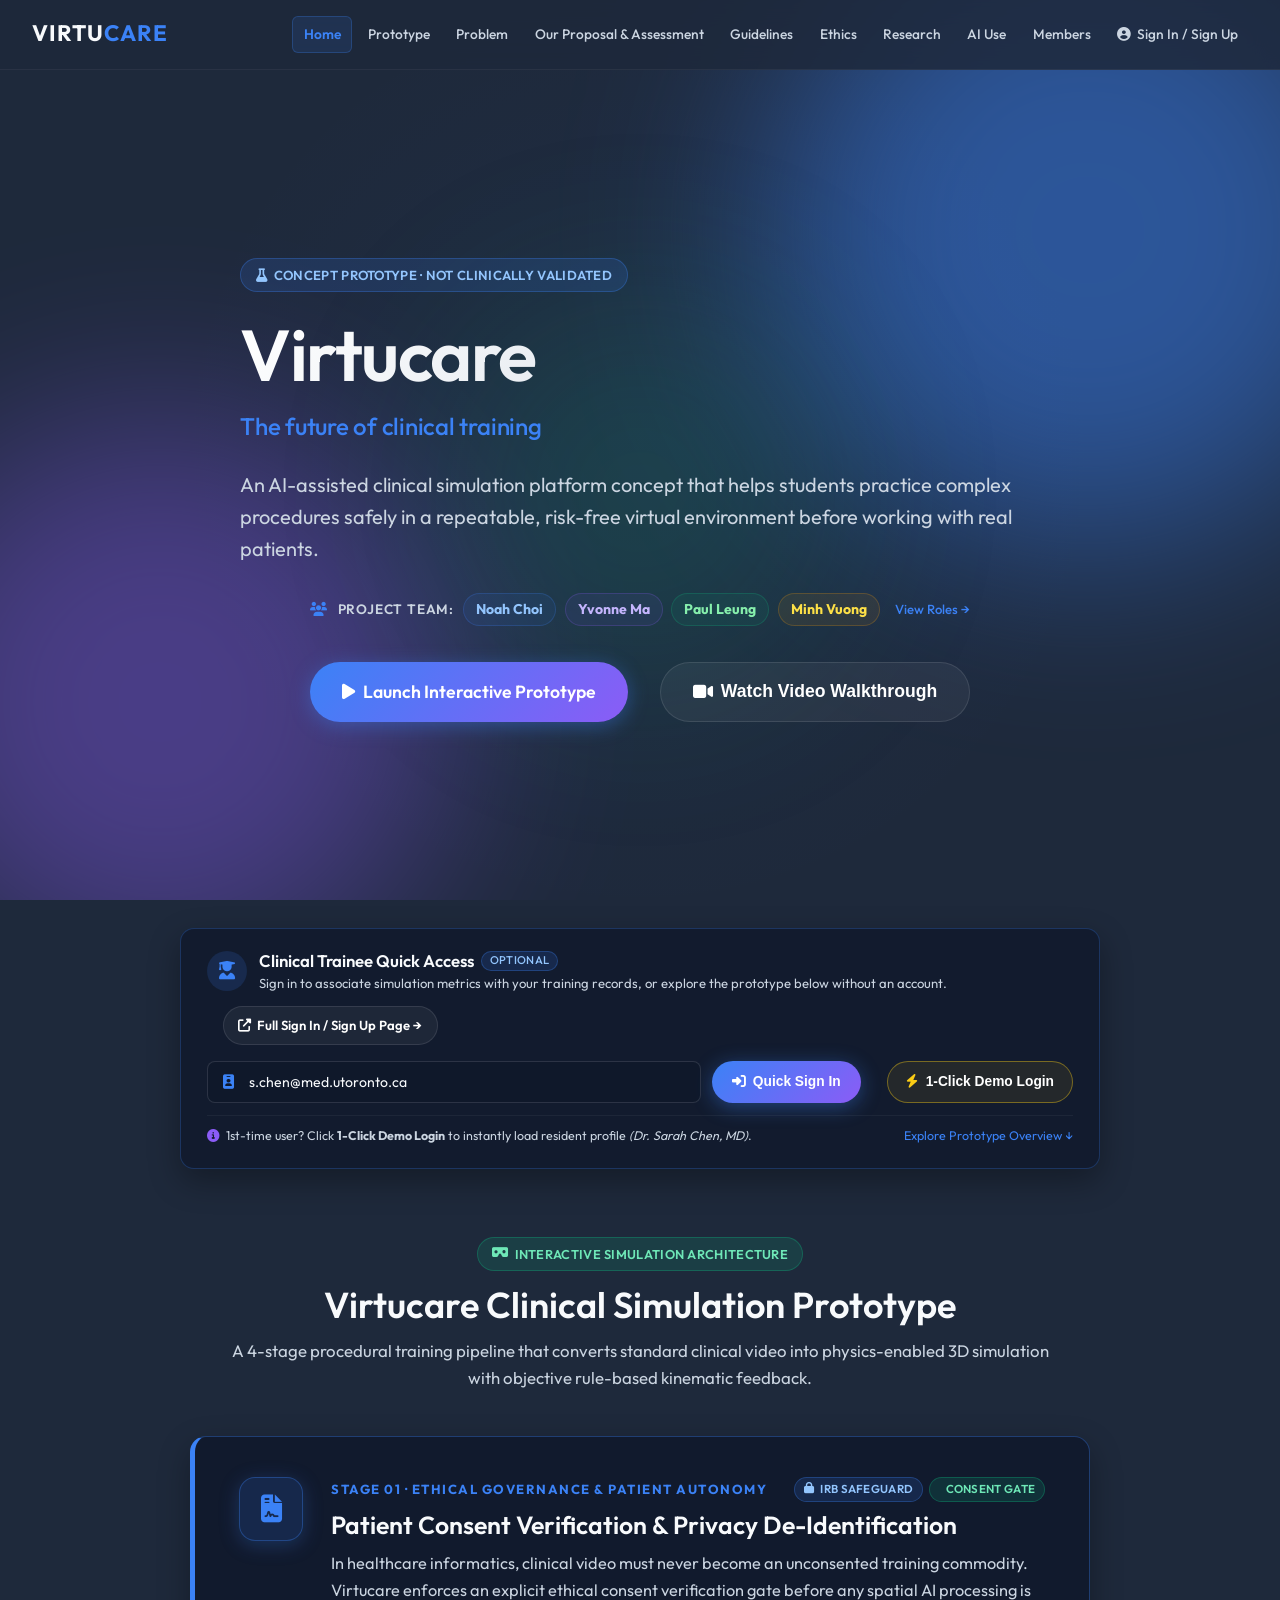
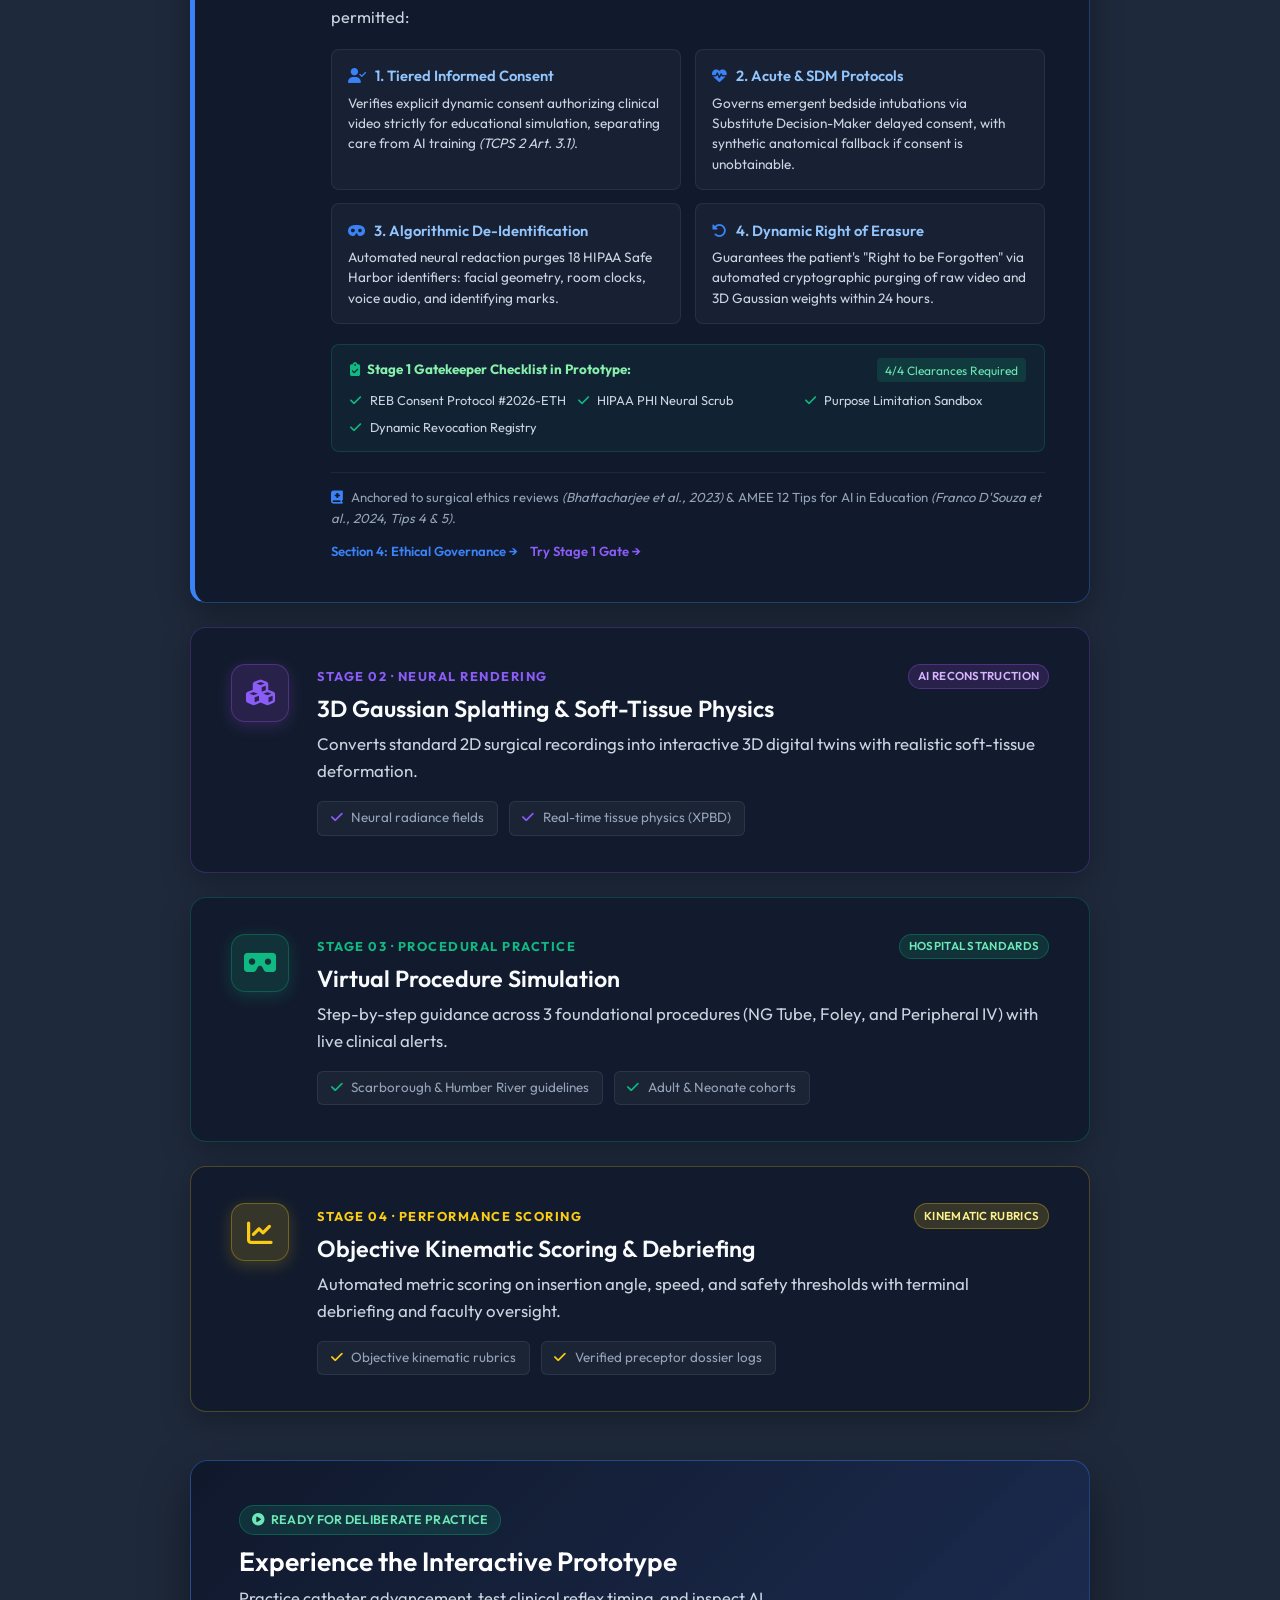
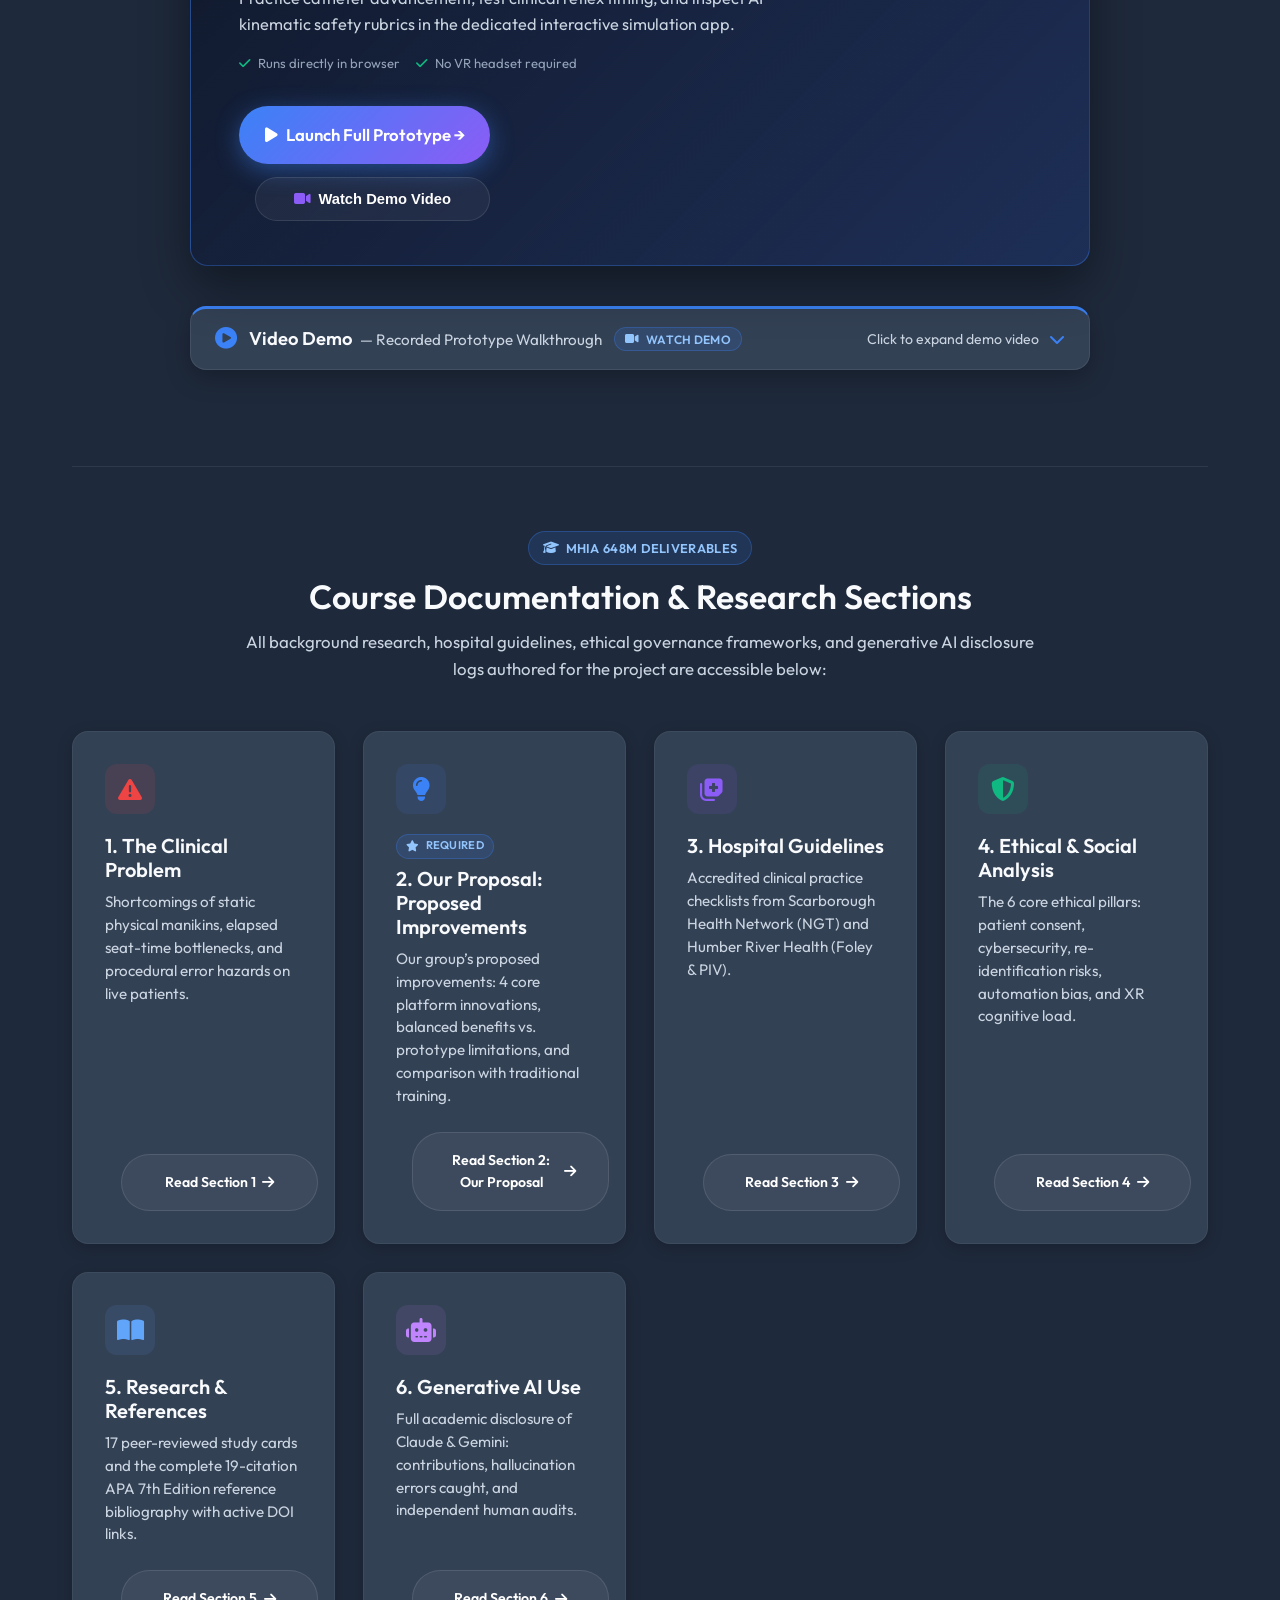
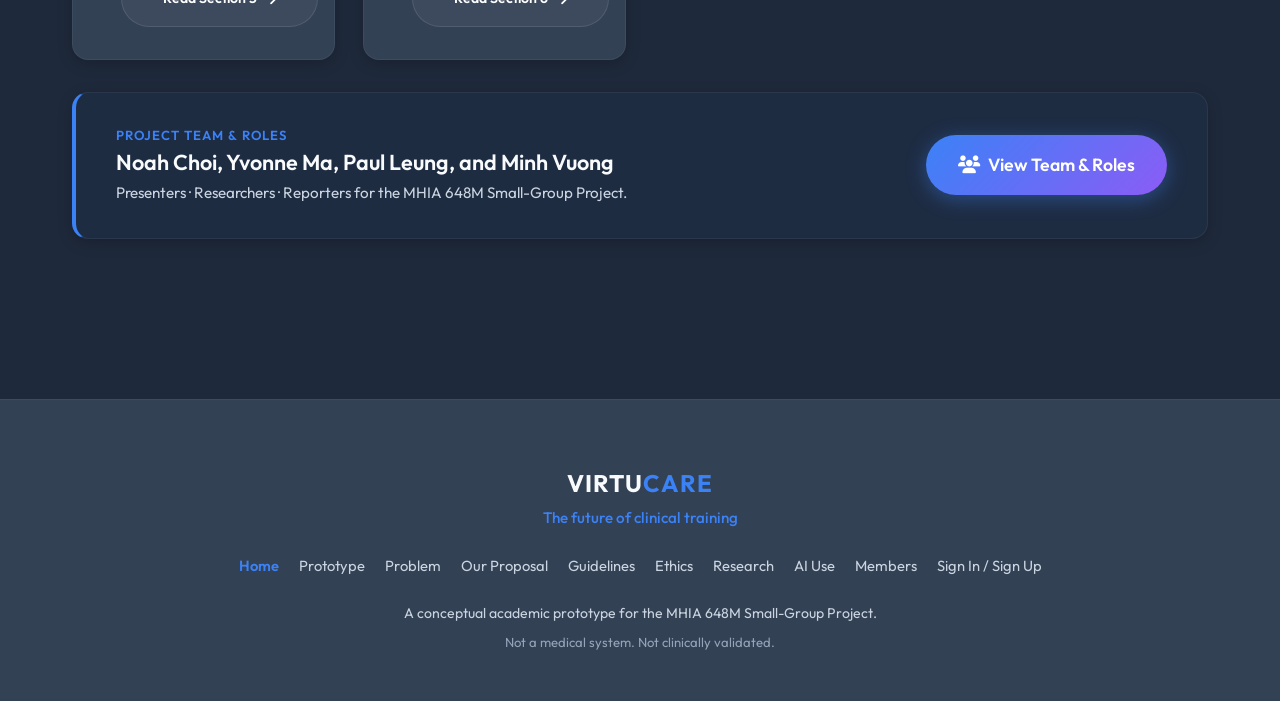
<file: index.html>
<!DOCTYPE html>
<html lang="en">
<head>
  <meta charset="utf-8">
  <meta name="viewport" content="width=device-width, initial-scale=1">
  <title>Virtucare - The Future of Clinical Training</title>
  <meta name="description" content="Virtucare is an AI-assisted clinical simulation concept that helps students practice procedures before working with real patients.">
  <link href="https://fonts.googleapis.com/css2?family=Outfit:wght@300;400;500;600;700&display=swap" rel="stylesheet">
  <link rel="stylesheet" href="https://cdnjs.cloudflare.com/ajax/libs/font-awesome/6.4.0/css/all.min.css">
  <link rel="stylesheet" href="./assets/css/premium.css">
  <link rel="stylesheet" href="./assets/css/app.css">
  <link rel="icon" type="image/svg+xml" href="./assets/img/favicon.svg">
</head>
<body data-mode="app" data-page="home">

  <!-- Navigation -->
  <nav class="navbar">
    <div class="container">
      <div class="logo"><a href="index.html" style="color: inherit; text-decoration: none;">VIRTU<span>CARE</span></a></div>
      <div class="nav-links">
        <a href="index.html" class="active">Home</a>
        <a href="pages/prototype.html">Prototype</a>
        <a href="pages/problem.html">Problem</a>
        <a href="pages/benefits-limitations.html">Our Proposal &amp; Assessment</a>
        <a href="pages/guidelines.html">Guidelines</a>
        <a href="pages/ethics.html">Ethics</a>
        <a href="pages/research.html">Research</a>
        <a href="pages/ai-use.html">AI Use</a>
        <a href="pages/members.html">Members</a>
        <a href="pages/student-portal.html"><i class="fas fa-user-circle" style="margin-right: 0.35rem;"></i>Sign In / Sign Up</a>
      </div>
    </div>
  </nav>

  <!-- Hero Section -->
  <header class="hero">
    <div class="glow-orb orb-1"></div>
    <div class="glow-orb orb-2"></div>
    <div class="container">
      <div class="hero-content">
        <div style="margin-bottom: 1.25rem;">
          <span class="research-badge research-badge-blue" style="font-size: 0.82rem; padding: 0.35rem 0.95rem;">
            <i class="fas fa-flask"></i> Concept Prototype · Not Clinically Validated
          </span>
        </div>
        <h1>Virtucare</h1>
        <p class="hero-subtitle" style="font-size: 1.5rem; font-weight: 500; color: var(--primary); margin-top: -0.5rem; margin-bottom: 1.5rem; letter-spacing: -0.01em;">
          The future of clinical training
        </p>
        <p class="lede" style="max-width: 820px; margin-left: auto; margin-right: auto; margin-bottom: 1.75rem;">
          An AI-assisted clinical simulation platform concept that helps students practice complex procedures safely in a repeatable, risk-free virtual environment before working with real patients.
        </p>
        
        <!-- Project Team Byline (Hero Requirement) -->
        <div class="hero-team-byline" style="margin-bottom: 2.25rem; display: flex; align-items: center; justify-content: center; gap: 0.55rem; flex-wrap: wrap;">
          <span style="font-size: 0.85rem; text-transform: uppercase; letter-spacing: 0.8px; color: var(--text-muted); font-weight: 600;">
            <i class="fas fa-users" style="color: var(--primary); margin-right: 0.35rem;"></i> Project Team:
          </span>
          <span style="display: inline-flex; align-items: center; background: rgba(59, 130, 246, 0.08); border: 1px solid rgba(59, 130, 246, 0.22); padding: 0.25rem 0.75rem; border-radius: 99px; font-size: 0.88rem; color: #93c5fd;">
            <strong>Noah Choi</strong>
          </span>
          <span style="display: inline-flex; align-items: center; background: rgba(139, 92, 246, 0.08); border: 1px solid rgba(139, 92, 246, 0.22); padding: 0.25rem 0.75rem; border-radius: 99px; font-size: 0.88rem; color: #c4b5fd;">
            <strong>Yvonne Ma</strong>
          </span>
          <span style="display: inline-flex; align-items: center; background: rgba(16, 185, 129, 0.08); border: 1px solid rgba(16, 185, 129, 0.22); padding: 0.25rem 0.75rem; border-radius: 99px; font-size: 0.88rem; color: #86efac;">
            <strong>Paul Leung</strong>
          </span>
          <span style="display: inline-flex; align-items: center; background: rgba(245, 158, 11, 0.08); border: 1px solid rgba(245, 158, 11, 0.22); padding: 0.25rem 0.75rem; border-radius: 99px; font-size: 0.88rem; color: #fde047;">
            <strong>Minh Vuong</strong>
          </span>
          <a href="pages/members.html" style="font-size: 0.82rem; color: var(--primary); text-decoration: none; margin-left: 0.35rem; font-weight: 500; display: inline-flex; align-items: center; gap: 0.25rem;">
            View Roles &rarr;
          </a>
        </div>
        <div class="cta" style="display: flex; gap: 1rem; justify-content: center; flex-wrap: wrap;">
          <a class="btn btn-primary" href="pages/prototype.html">
            <i class="fas fa-play" style="margin-right: 0.5rem;"></i> Launch Interactive Prototype
          </a>
          <button type="button" class="btn btn-secondary" id="hero-watch-demo-btn">
            <i class="fas fa-video" style="margin-right: 0.5rem;"></i> Watch Video Walkthrough
          </button>
        </div>
      </div>
    </div>
  </header>

  <!-- Main Prototype Experience -->
  <main id="main">

    <!-- Trainee Sign In / Quick Access Section -->
    <section id="trainee-access" style="padding: 1.75rem 0 0.75rem;">
      <div class="container">
        <div class="portal-card" id="home-portal-card" style="max-width: 920px; margin: 0 auto; background: rgba(15, 23, 42, 0.72); border: 1px solid rgba(59, 130, 246, 0.25); border-radius: 14px; padding: 1.35rem 1.6rem; box-shadow: 0 12px 32px rgba(0,0,0,0.32); backdrop-filter: blur(10px);">
          
          <!-- Streamlined Unauthenticated Quick Access Bar -->
          <div id="home-unauth-container">
            <!-- Header Row -->
            <div style="display: flex; justify-content: space-between; align-items: center; flex-wrap: wrap; gap: 0.85rem; margin-bottom: 1rem;">
              <div style="display: flex; align-items: center; gap: 0.75rem;">
                <div style="width: 40px; height: 40px; border-radius: 50%; background: rgba(59, 130, 246, 0.15); display: flex; align-items: center; justify-content: center; color: var(--primary); font-size: 1.15rem; flex-shrink: 0;">
                  <i class="fas fa-user-graduate"></i>
                </div>
                <div>
                  <h3 style="margin: 0; font-size: 1.05rem; font-weight: 600; color: var(--text-main); display: flex; align-items: center; gap: 0.45rem;">
                    Clinical Trainee Quick Access
                    <span class="research-badge research-badge-blue" style="font-size: 0.7rem; padding: 0.15rem 0.5rem; font-weight: 500;">Optional</span>
                  </h3>
                  <p style="margin: 0.2rem 0 0; font-size: 0.82rem; color: var(--text-muted); line-height: 1.4;">
                    Sign in to associate simulation metrics with your training records, or explore the prototype below without an account.
                  </p>
                </div>
              </div>
              <a href="pages/student-portal.html" class="btn btn-secondary btn-sm" style="font-size: 0.82rem; display: inline-flex; align-items: center; gap: 0.4rem; padding: 0.5rem 0.9rem;">
                <i class="fas fa-external-link-alt"></i> Full Sign In / Sign Up Page &rarr;
              </a>
            </div>

            <!-- 1-Line Quick Access Form -->
            <form id="home-form-signin" onsubmit="event.preventDefault(); window.handleHomeAuth('signin');" style="margin: 0;">
              <div style="display: flex; gap: 0.65rem; align-items: center; flex-wrap: wrap;">
                <div style="position: relative; flex: 1; min-width: 250px;">
                  <i class="fas fa-id-badge" style="position: absolute; left: 1rem; top: 50%; transform: translateY(-50%); color: var(--primary); font-size: 0.9rem; pointer-events: none;"></i>
                  <input type="text" id="home-signin-email" class="portal-input" value="s.chen@med.utoronto.ca" placeholder="Institutional Email or Student ID (e.g. s.chen@med.utoronto.ca)" required style="padding-left: 2.6rem; height: 42px; font-size: 0.88rem;">
                </div>
                <button type="submit" class="btn btn-primary btn-sm" style="height: 42px; padding: 0 1.25rem; font-size: 0.86rem; display: inline-flex; align-items: center; justify-content: center; gap: 0.45rem; white-space: nowrap;">
                  <i class="fas fa-sign-in-alt"></i> Quick Sign In
                </button>
                <button type="button" class="btn btn-secondary btn-sm" id="home-demo-login-btn" style="height: 42px; padding: 0 1.15rem; font-size: 0.86rem; display: inline-flex; align-items: center; justify-content: center; gap: 0.45rem; white-space: nowrap; border-color: rgba(250, 204, 21, 0.4); background: rgba(250, 204, 21, 0.08);">
                  <i class="fas fa-bolt" style="color: #facc15;"></i> 1-Click Demo Login
                </button>
              </div>
            </form>

            <div style="display: flex; justify-content: space-between; align-items: center; margin-top: 0.75rem; padding-top: 0.65rem; border-top: 1px solid rgba(255,255,255,0.05); font-size: 0.78rem; color: var(--text-muted); flex-wrap: wrap; gap: 0.5rem;">
              <span><i class="fas fa-info-circle" style="color: var(--secondary); margin-right: 0.3rem;"></i> 1st-time user? Click <strong>1-Click Demo Login</strong> to instantly load resident profile <em>(Dr. Sarah Chen, MD)</em>.</span>
              <a href="#prototype-section" style="color: var(--primary); text-decoration: none; display: inline-flex; align-items: center; gap: 0.25rem;">
                Explore Prototype Overview &darr;
              </a>
            </div>
          </div>

          <!-- Authenticated State (shown once signed in) -->
          <div id="home-auth-state" style="display: none;">
            <div style="background: rgba(16, 185, 129, 0.08); border: 1px solid rgba(16, 185, 129, 0.25); border-radius: 10px; padding: 0.95rem 1.25rem; display: flex; justify-content: space-between; align-items: center; flex-wrap: wrap; gap: 0.85rem;">
              <div style="display: flex; align-items: center; gap: 0.85rem;">
                <div style="width: 42px; height: 42px; border-radius: 50%; background: linear-gradient(135deg, #3b82f6, #10b981); color: #fff; font-weight: 700; display: flex; align-items: center; justify-content: center; font-size: 1rem; box-shadow: 0 4px 12px rgba(16, 185, 129, 0.25);" id="home-auth-avatar">SC</div>
                <div>
                  <div style="font-size: 1rem; font-weight: 600; color: var(--text-main); display: flex; align-items: center; gap: 0.5rem;">
                    <span id="home-auth-name">Dr. Sarah Chen, MD</span>
                    <span style="display: inline-block; width: 7px; height: 7px; border-radius: 50%; background: #10b981; box-shadow: 0 0 8px #10b981;"></span>
                  </div>
                  <div style="font-size: 0.8rem; color: #86efac;" id="home-auth-details">Medical Resident (PGY-2) · Scarborough Health Network · Workstation Active</div>
                </div>
              </div>
              <div style="display: flex; gap: 0.55rem; flex-wrap: wrap;">
                <a href="pages/prototype.html" class="btn btn-primary btn-sm" style="font-size: 0.82rem; padding: 0.45rem 0.9rem;"><i class="fas fa-play" style="margin-right: 0.35rem;"></i> Launch Simulation &rarr;</a>
                <a href="pages/student-portal.html#records" class="btn btn-secondary btn-sm" style="font-size: 0.82rem; padding: 0.45rem 0.9rem;"><i class="fas fa-clipboard-list" style="margin-right: 0.35rem;"></i> Trainee Dossier &rarr;</a>
                <button type="button" class="btn btn-secondary btn-sm" id="home-auth-signout-btn" style="font-size: 0.82rem; padding: 0.45rem 0.85rem;"><i class="fas fa-sign-out-alt"></i> Sign Out / Switch</button>
              </div>
            </div>
          </div>

        </div>
      </div>
    </section>

    <!-- Prototype Introduction Section -->
    <section id="prototype-section" class="section" style="padding-top: 3.5rem;">
      <div class="container">
        
        <!-- Section Header -->
        <div style="text-align: center; margin-bottom: 2.75rem;">
          <span class="research-badge research-badge-green" style="font-size: 0.8rem; padding: 0.35rem 0.85rem; margin-bottom: 0.75rem; display: inline-flex; align-items: center; gap: 0.4rem;">
            <i class="fas fa-vr-cardboard"></i> Interactive Simulation Architecture
          </span>
          <h2 style="font-size: 2.25rem; margin-bottom: 0.75rem;">Virtucare Clinical Simulation Prototype</h2>
          <p style="color: var(--text-muted); font-size: 1.05rem; max-width: 820px; margin: 0 auto; line-height: 1.6;">
            A 4-stage procedural training pipeline that converts standard clinical video into physics-enabled 3D simulation with objective rule-based kinematic feedback.
          </p>
        </div>

        <!-- Vertical Stack of 4 Big Spacious Pipeline Frames -->
        <div style="max-width: 900px; margin: 0 auto 3rem; display: flex; flex-direction: column; gap: 1.5rem;">
          
          <!-- Frame 1: Ethical Consent & De-Identification Gate -->
          <div class="card" style="padding: 2.5rem 2.75rem; background: rgba(15, 23, 42, 0.78); border: 1px solid rgba(59, 130, 246, 0.35); border-left: 5px solid var(--primary); border-radius: 16px; box-shadow: 0 12px 32px rgba(0,0,0,0.3);">
            <div style="display: flex; align-items: flex-start; gap: 1.75rem; flex-wrap: wrap;">
              <div style="width: 64px; height: 64px; border-radius: 16px; background: rgba(59, 130, 246, 0.15); border: 1px solid rgba(59, 130, 246, 0.35); display: flex; align-items: center; justify-content: center; color: var(--primary); font-size: 1.75rem; flex-shrink: 0; box-shadow: 0 4px 20px rgba(59, 130, 246, 0.25);">
                <i class="fas fa-file-contract"></i>
              </div>
              <div style="flex: 1; min-width: 280px;">
                <div style="display: flex; justify-content: space-between; align-items: center; margin-bottom: 0.5rem; flex-wrap: wrap; gap: 0.5rem;">
                  <span style="font-size: 0.82rem; font-weight: 700; color: var(--primary); letter-spacing: 1.5px; text-transform: uppercase;">
                    Stage 01 · Ethical Governance &amp; Patient Autonomy
                  </span>
                  <div style="display: flex; gap: 0.4rem; flex-wrap: wrap;">
                    <span class="research-badge research-badge-blue" style="font-size: 0.72rem; padding: 0.15rem 0.55rem;"><i class="fas fa-lock"></i> IRB Safeguard</span>
                    <span class="research-badge research-badge-green" style="font-size: 0.72rem; padding: 0.15rem 0.55rem;"><i class="fas fa-check-shield"></i> Consent Gate</span>
                  </div>
                </div>
                
                <h3 style="font-size: 1.55rem; color: var(--text-main); margin: 0 0 0.65rem 0; font-weight: 600;">
                  Patient Consent Verification &amp; Privacy De-Identification
                </h3>
                
                <p style="color: #cbd5e1; font-size: 1.02rem; line-height: 1.65; margin: 0 0 1.15rem 0;">
                  In healthcare informatics, clinical video must never become an unconsented training commodity. Virtucare enforces an explicit ethical consent verification gate before any spatial AI processing is permitted:
                </p>

                <!-- 4 Pillars of Consent & Ethics in Virtucare -->
                <div style="display: grid; grid-template-columns: repeat(auto-fit, minmax(240px, 1fr)); gap: 0.85rem; margin-bottom: 1.25rem;">
                  <div style="background: rgba(255,255,255,0.03); border: 1px solid rgba(255,255,255,0.07); border-radius: 8px; padding: 0.9rem 1rem;">
                    <div style="font-size: 0.92rem; font-weight: 600; color: #93c5fd; margin-bottom: 0.3rem;">
                      <i class="fas fa-user-check" style="color: var(--primary); margin-right: 0.4rem;"></i> 1. Tiered Informed Consent
                    </div>
                    <div style="font-size: 0.85rem; color: var(--text-muted); line-height: 1.5;">
                      Verifies explicit dynamic consent authorizing clinical video strictly for educational simulation, separating care from AI training <em>(TCPS 2 Art. 3.1)</em>.
                    </div>
                  </div>

                  <div style="background: rgba(255,255,255,0.03); border: 1px solid rgba(255,255,255,0.07); border-radius: 8px; padding: 0.9rem 1rem;">
                    <div style="font-size: 0.92rem; font-weight: 600; color: #93c5fd; margin-bottom: 0.3rem;">
                      <i class="fas fa-heartbeat" style="color: var(--primary); margin-right: 0.4rem;"></i> 2. Acute &amp; SDM Protocols
                    </div>
                    <div style="font-size: 0.85rem; color: var(--text-muted); line-height: 1.5;">
                      Governs emergent bedside intubations via Substitute Decision-Maker delayed consent, with synthetic anatomical fallback if consent is unobtainable.
                    </div>
                  </div>

                  <div style="background: rgba(255,255,255,0.03); border: 1px solid rgba(255,255,255,0.07); border-radius: 8px; padding: 0.9rem 1rem;">
                    <div style="font-size: 0.92rem; font-weight: 600; color: #93c5fd; margin-bottom: 0.3rem;">
                      <i class="fas fa-mask" style="color: var(--primary); margin-right: 0.4rem;"></i> 3. Algorithmic De-Identification
                    </div>
                    <div style="font-size: 0.85rem; color: var(--text-muted); line-height: 1.5;">
                      Automated neural redaction purges 18 HIPAA Safe Harbor identifiers: facial geometry, room clocks, voice audio, and identifying marks.
                    </div>
                  </div>

                  <div style="background: rgba(255,255,255,0.03); border: 1px solid rgba(255,255,255,0.07); border-radius: 8px; padding: 0.9rem 1rem;">
                    <div style="font-size: 0.92rem; font-weight: 600; color: #93c5fd; margin-bottom: 0.3rem;">
                      <i class="fas fa-undo-alt" style="color: var(--primary); margin-right: 0.4rem;"></i> 4. Dynamic Right of Erasure
                    </div>
                    <div style="font-size: 0.85rem; color: var(--text-muted); line-height: 1.5;">
                      Guarantees the patient's "Right to be Forgotten" via automated cryptographic purging of raw video and 3D Gaussian weights within 24 hours.
                    </div>
                  </div>
                </div>

                <!-- Live Checklist Preview -->
                <div style="background: rgba(16, 185, 129, 0.06); border: 1px solid rgba(16, 185, 129, 0.2); border-radius: 8px; padding: 0.85rem 1.15rem; margin-bottom: 1.25rem;">
                  <div style="display: flex; justify-content: space-between; align-items: center; margin-bottom: 0.5rem; flex-wrap: wrap; gap: 0.5rem;">
                    <span style="font-size: 0.84rem; font-weight: 700; color: #86efac; display: flex; align-items: center; gap: 0.4rem;">
                      <i class="fas fa-clipboard-check" style="color: #10b981;"></i> Stage 1 Gatekeeper Checklist in Prototype:
                    </span>
                    <span style="font-size: 0.75rem; color: #6ee7b7; background: rgba(16, 185, 129, 0.15); padding: 0.15rem 0.5rem; border-radius: 4px;">4/4 Clearances Required</span>
                  </div>
                  <div style="display: grid; grid-template-columns: repeat(auto-fit, minmax(200px, 1fr)); gap: 0.4rem; font-size: 0.8rem; color: #cbd5e1;">
                    <div><i class="fas fa-check" style="color: #10b981; margin-right: 0.35rem;"></i> REB Consent Protocol #2026-ETH</div>
                    <div><i class="fas fa-check" style="color: #10b981; margin-right: 0.35rem;"></i> HIPAA PHI Neural Scrub</div>
                    <div><i class="fas fa-check" style="color: #10b981; margin-right: 0.35rem;"></i> Purpose Limitation Sandbox</div>
                    <div><i class="fas fa-check" style="color: #10b981; margin-right: 0.35rem;"></i> Dynamic Revocation Registry</div>
                  </div>
                </div>

                <!-- Ethical Citations & Deep Dive Link -->
                <div style="display: flex; justify-content: space-between; align-items: center; flex-wrap: wrap; gap: 0.75rem; padding-top: 0.85rem; border-top: 1px solid rgba(255,255,255,0.06); font-size: 0.82rem; color: #94a3b8;">
                  <span>
                    <i class="fas fa-book-medical" style="color: var(--primary); margin-right: 0.35rem;"></i>
                    Anchored to surgical ethics reviews <em>(Bhattacharjee et al., 2023)</em> &amp; AMEE 12 Tips for AI in Education <em>(Franco D'Souza et al., 2024, Tips 4 &amp; 5)</em>.
                  </span>
                  <div style="display: flex; gap: 0.75rem; align-items: center;">
                    <a href="pages/ethics.html#ethics-privacy" style="color: var(--primary); text-decoration: none; font-weight: 600; display: inline-flex; align-items: center; gap: 0.35rem;">
                      Section 4: Ethical Governance &rarr;
                    </a>
                    <a href="pages/prototype.html" style="color: var(--secondary); text-decoration: none; font-weight: 600; display: inline-flex; align-items: center; gap: 0.35rem;">
                      Try Stage 1 Gate &rarr;
                    </a>
                  </div>
                </div>

              </div>
            </div>
          </div>

          <!-- Frame 2 -->
          <div class="card" style="padding: 2.25rem 2.5rem; background: rgba(15, 23, 42, 0.75); border: 1px solid rgba(168, 85, 247, 0.25); border-radius: 16px; box-shadow: 0 10px 30px rgba(0,0,0,0.25);">
            <div style="display: flex; align-items: flex-start; gap: 1.75rem; flex-wrap: wrap;">
              <div style="width: 58px; height: 58px; border-radius: 14px; background: rgba(168, 85, 247, 0.15); border: 1px solid rgba(168, 85, 247, 0.3); display: flex; align-items: center; justify-content: center; color: var(--secondary); font-size: 1.6rem; flex-shrink: 0; box-shadow: 0 4px 16px rgba(168, 85, 247, 0.2);">
                <i class="fas fa-cubes"></i>
              </div>
              <div style="flex: 1; min-width: 260px;">
                <div style="display: flex; justify-content: space-between; align-items: center; margin-bottom: 0.4rem; flex-wrap: wrap; gap: 0.5rem;">
                  <span style="font-size: 0.8rem; font-weight: 700; color: var(--secondary); letter-spacing: 1.5px; text-transform: uppercase;">Stage 02 · Neural Rendering</span>
                  <span class="research-badge" style="background: rgba(168, 85, 247, 0.15); color: #d8b4fe; border: 1px solid rgba(168, 85, 247, 0.3); font-size: 0.72rem; padding: 0.15rem 0.55rem;">AI Reconstruction</span>
                </div>
                <h3 style="font-size: 1.45rem; color: var(--text-main); margin: 0 0 0.5rem 0; font-weight: 600;">3D Gaussian Splatting &amp; Soft-Tissue Physics</h3>
                <p style="color: var(--text-muted); font-size: 1.05rem; line-height: 1.6; margin: 0 0 1rem 0;">
                  Converts standard 2D surgical recordings into interactive 3D digital twins with realistic soft-tissue deformation.
                </p>
                <div style="display: flex; gap: 0.65rem; flex-wrap: wrap;">
                  <span style="background: rgba(255,255,255,0.04); border: 1px solid rgba(255,255,255,0.08); padding: 0.35rem 0.8rem; border-radius: 6px; font-size: 0.84rem; color: #94a3b8;"><i class="fas fa-check" style="color: var(--secondary); margin-right: 0.35rem;"></i> Neural radiance fields</span>
                  <span style="background: rgba(255,255,255,0.04); border: 1px solid rgba(255,255,255,0.08); padding: 0.35rem 0.8rem; border-radius: 6px; font-size: 0.84rem; color: #94a3b8;"><i class="fas fa-check" style="color: var(--secondary); margin-right: 0.35rem;"></i> Real-time tissue physics (XPBD)</span>
                </div>
              </div>
            </div>
          </div>

          <!-- Frame 3 -->
          <div class="card" style="padding: 2.25rem 2.5rem; background: rgba(15, 23, 42, 0.75); border: 1px solid rgba(16, 185, 129, 0.25); border-radius: 16px; box-shadow: 0 10px 30px rgba(0,0,0,0.25);">
            <div style="display: flex; align-items: flex-start; gap: 1.75rem; flex-wrap: wrap;">
              <div style="width: 58px; height: 58px; border-radius: 14px; background: rgba(16, 185, 129, 0.15); border: 1px solid rgba(16, 185, 129, 0.3); display: flex; align-items: center; justify-content: center; color: var(--accent); font-size: 1.6rem; flex-shrink: 0; box-shadow: 0 4px 16px rgba(16, 185, 129, 0.2);">
                <i class="fas fa-vr-cardboard"></i>
              </div>
              <div style="flex: 1; min-width: 260px;">
                <div style="display: flex; justify-content: space-between; align-items: center; margin-bottom: 0.4rem; flex-wrap: wrap; gap: 0.5rem;">
                  <span style="font-size: 0.8rem; font-weight: 700; color: var(--accent); letter-spacing: 1.5px; text-transform: uppercase;">Stage 03 · Procedural Practice</span>
                  <span class="research-badge research-badge-green" style="font-size: 0.72rem; padding: 0.15rem 0.55rem;">Hospital Standards</span>
                </div>
                <h3 style="font-size: 1.45rem; color: var(--text-main); margin: 0 0 0.5rem 0; font-weight: 600;">Virtual Procedure Simulation</h3>
                <p style="color: var(--text-muted); font-size: 1.05rem; line-height: 1.6; margin: 0 0 1rem 0;">
                  Step-by-step guidance across 3 foundational procedures (NG Tube, Foley, and Peripheral IV) with live clinical alerts.
                </p>
                <div style="display: flex; gap: 0.65rem; flex-wrap: wrap;">
                  <span style="background: rgba(255,255,255,0.04); border: 1px solid rgba(255,255,255,0.08); padding: 0.35rem 0.8rem; border-radius: 6px; font-size: 0.84rem; color: #94a3b8;"><i class="fas fa-check" style="color: var(--accent); margin-right: 0.35rem;"></i> Scarborough &amp; Humber River guidelines</span>
                  <span style="background: rgba(255,255,255,0.04); border: 1px solid rgba(255,255,255,0.08); padding: 0.35rem 0.8rem; border-radius: 6px; font-size: 0.84rem; color: #94a3b8;"><i class="fas fa-check" style="color: var(--accent); margin-right: 0.35rem;"></i> Adult &amp; Neonate cohorts</span>
                </div>
              </div>
            </div>
          </div>

          <!-- Frame 4 -->
          <div class="card" style="padding: 2.25rem 2.5rem; background: rgba(15, 23, 42, 0.75); border: 1px solid rgba(250, 204, 21, 0.25); border-radius: 16px; box-shadow: 0 10px 30px rgba(0,0,0,0.25);">
            <div style="display: flex; align-items: flex-start; gap: 1.75rem; flex-wrap: wrap;">
              <div style="width: 58px; height: 58px; border-radius: 14px; background: rgba(250, 204, 21, 0.15); border: 1px solid rgba(250, 204, 21, 0.3); display: flex; align-items: center; justify-content: center; color: #facc15; font-size: 1.6rem; flex-shrink: 0; box-shadow: 0 4px 16px rgba(250, 204, 21, 0.2);">
                <i class="fas fa-chart-line"></i>
              </div>
              <div style="flex: 1; min-width: 260px;">
                <div style="display: flex; justify-content: space-between; align-items: center; margin-bottom: 0.4rem; flex-wrap: wrap; gap: 0.5rem;">
                  <span style="font-size: 0.8rem; font-weight: 700; color: #facc15; letter-spacing: 1.5px; text-transform: uppercase;">Stage 04 · Performance Scoring</span>
                  <span class="research-badge" style="background: rgba(250, 204, 21, 0.15); color: #fef08a; border: 1px solid rgba(250, 204, 21, 0.3); font-size: 0.72rem; padding: 0.15rem 0.55rem;">Kinematic Rubrics</span>
                </div>
                <h3 style="font-size: 1.45rem; color: var(--text-main); margin: 0 0 0.5rem 0; font-weight: 600;">Objective Kinematic Scoring &amp; Debriefing</h3>
                <p style="color: var(--text-muted); font-size: 1.05rem; line-height: 1.6; margin: 0 0 1rem 0;">
                  Automated metric scoring on insertion angle, speed, and safety thresholds with terminal debriefing and faculty oversight.
                </p>
                <div style="display: flex; gap: 0.65rem; flex-wrap: wrap;">
                  <span style="background: rgba(255,255,255,0.04); border: 1px solid rgba(255,255,255,0.08); padding: 0.35rem 0.8rem; border-radius: 6px; font-size: 0.84rem; color: #94a3b8;"><i class="fas fa-check" style="color: #facc15; margin-right: 0.35rem;"></i> Objective kinematic rubrics</span>
                  <span style="background: rgba(255,255,255,0.04); border: 1px solid rgba(255,255,255,0.08); padding: 0.35rem 0.8rem; border-radius: 6px; font-size: 0.84rem; color: #94a3b8;"><i class="fas fa-check" style="color: #facc15; margin-right: 0.35rem;"></i> Verified preceptor dossier logs</span>
                </div>
              </div>
            </div>
          </div>

        </div>

        <!-- Big Launch Frame -->
        <div class="card" style="max-width: 900px; margin: 0 auto 2.5rem; padding: 2.75rem 3rem; background: linear-gradient(135deg, rgba(15, 23, 42, 0.9), rgba(30, 58, 138, 0.35)); border: 1px solid rgba(59, 130, 246, 0.38); border-radius: 18px; box-shadow: 0 20px 48px rgba(0,0,0,0.4);">
          <div style="display: flex; justify-content: space-between; align-items: center; flex-wrap: wrap; gap: 2rem;">
            <div style="max-width: 540px;">
              <span class="research-badge research-badge-green" style="font-size: 0.78rem; padding: 0.25rem 0.75rem; margin-bottom: 0.65rem; display: inline-flex; align-items: center; gap: 0.4rem;">
                <i class="fas fa-play-circle"></i> Ready for Deliberate Practice
              </span>
              <h3 style="font-size: 1.65rem; margin: 0 0 0.5rem 0; color: #fff; font-weight: 600;">Experience the Interactive Prototype</h3>
              <p style="font-size: 1.02rem; color: var(--text-muted); margin: 0; line-height: 1.6;">
                Practice catheter advancement, test clinical reflex timing, and inspect AI kinematic safety rubrics in the dedicated interactive simulation app.
              </p>
              <div style="display: flex; gap: 1rem; flex-wrap: wrap; margin-top: 1rem; font-size: 0.82rem; color: #94a3b8;">
                <span><i class="fas fa-check" style="color: var(--accent); margin-right: 0.3rem;"></i> Runs directly in browser</span>
                <span><i class="fas fa-check" style="color: var(--accent); margin-right: 0.3rem;"></i> No VR headset required</span>
              </div>
            </div>
            <div style="display: flex; flex-direction: column; gap: 0.85rem; min-width: 250px;">
              <a href="pages/prototype.html" class="btn btn-primary" style="justify-content: center; font-size: 1.05rem; padding: 0.95rem 1.6rem; box-shadow: 0 6px 24px rgba(59, 130, 246, 0.45); font-weight: 600;">
                <i class="fas fa-play" style="margin-right: 0.5rem;"></i> Launch Full Prototype &rarr;
              </a>
              <button type="button" class="btn btn-secondary" id="intro-video-toggle-btn" style="justify-content: center; font-size: 0.92rem; padding: 0.8rem 1.25rem;">
                <i class="fas fa-video" style="margin-right: 0.45rem; color: var(--secondary);"></i> Watch Demo Video
              </button>
            </div>
          </div>
        </div>

        <!-- Collapsible Video Demo Dropdown (Saves space on homepage until toggled) -->
        <div class="video-demo-dropdown" id="video-demo-dropdown" style="max-width: 900px; margin: 0 auto 3rem;">
          <button type="button" class="video-toggle-btn" id="video-toggle-btn" aria-expanded="false" aria-controls="video-pane">
            <div class="video-toggle-left">
              <i class="fas fa-play-circle" style="color: var(--primary); font-size: 1.35rem;"></i>
              <h3 style="margin: 0; font-size: 1.15rem; font-weight: 600; color: var(--text-main);">
                Video Demo <span style="font-size: 0.95rem; font-weight: 400; color: var(--text-muted); margin-left: 0.25rem;">— Recorded Prototype Walkthrough</span>
              </h3>
              <span class="research-badge research-badge-blue" style="font-size: 0.75rem; padding: 0.2rem 0.65rem;">
                <i class="fas fa-video"></i> Watch Demo
              </span>
            </div>
            <div class="video-toggle-right">
              <span class="video-toggle-hint">Click to expand demo video</span>
              <i class="fas fa-chevron-down video-toggle-arrow"></i>
            </div>
          </button>

          <div class="video-pane" id="video-pane">
            <p class="muted" style="margin: 0 0 1.25rem 0; font-size: 0.92rem;">
              Recorded demonstration of the Virtucare prototype flow, clinical practice guidelines, and virtual procedure simulation.
            </p>
            <div class="video-container" style="position: relative; width: 100%; border-radius: 12px; overflow: hidden; background: #000; box-shadow: 0 8px 24px rgba(0,0,0,0.5);">
              <video id="demo-video-player" controls playsinline preload="metadata" style="width: 100%; max-height: 520px; display: block; margin: 0 auto; background: #000;">
                <source src="./assets/videos/demo_prototype.mp4" type="video/mp4">
                <source src="./assets/videos/demo_prototype.mov" type="video/quicktime">
                <source src="./demo prototype.mov" type="video/quicktime">
                Your browser does not support the video tag.
              </video>
            </div>
          </div>
        </div>

        <!-- Project Deliverables & Course Documentation Hub -->
        <div style="margin-top: 6rem; padding-top: 4rem; border-top: 1px solid rgba(255,255,255,0.08);">
          <div style="text-align: center; margin-bottom: 3rem;">
            <span class="research-badge research-badge-blue" style="font-size: 0.8rem; padding: 0.35rem 0.85rem; margin-bottom: 0.75rem; display: inline-flex; align-items: center; gap: 0.4rem;">
              <i class="fas fa-graduation-cap"></i> MHIA 648M Deliverables
            </span>
            <h2 style="font-size: 2.1rem; margin-bottom: 0.75rem;">Course Documentation &amp; Research Sections</h2>
            <p style="color: var(--text-muted); font-size: 1.05rem; max-width: 800px; margin: 0 auto; line-height: 1.6;">
              All background research, hospital guidelines, ethical governance frameworks, and generative AI disclosure logs authored for the project are accessible below:
            </p>
          </div>

          <div class="grid-3" style="gap: 1.75rem;">
            
            <!-- Problem Card -->
            <div class="card" style="display: flex; flex-direction: column; padding: 2rem;">
              <div class="card-icon" style="color: var(--danger); background: rgba(239, 68, 68, 0.1); margin-bottom: 1.25rem;">
                <i class="fas fa-exclamation-triangle"></i>
              </div>
              <h3 style="font-size: 1.25rem; margin-bottom: 0.6rem;">1. The Clinical Problem</h3>
              <p style="color: var(--text-muted); font-size: 0.95rem; line-height: 1.5; flex-grow: 1; margin-bottom: 1.5rem;">
                Shortcomings of static physical manikins, elapsed seat-time bottlenecks, and procedural error hazards on live patients.
              </p>
              <a href="pages/problem.html" class="btn btn-secondary" style="font-size: 0.88rem; width: 100%; text-align: center; justify-content: center;">
                Read Section 1 <i class="fas fa-arrow-right" style="margin-left: 0.4rem;"></i>
              </a>
            </div>

            <!-- Benefits & Limitations Card (Our Proposal) -->
            <div class="card" style="display: flex; flex-direction: column; padding: 2rem;">
              <div class="card-icon" style="color: var(--primary); background: rgba(59, 130, 246, 0.1); margin-bottom: 1.25rem;">
                <i class="fas fa-lightbulb"></i>
              </div>
              <div style="display: flex; align-items: center; justify-content: space-between; margin-bottom: 0.5rem; flex-wrap: wrap; gap: 0.25rem;">
                <span class="research-badge research-badge-blue" style="font-size: 0.7rem; padding: 0.15rem 0.55rem;"><i class="fas fa-star"></i> Required</span>
              </div>
              <h3 style="font-size: 1.25rem; margin-bottom: 0.6rem;">2. Our Proposal: Proposed Improvements</h3>
              <p style="color: var(--text-muted); font-size: 0.95rem; line-height: 1.5; flex-grow: 1; margin-bottom: 1.5rem;">
                Our group’s proposed improvements: 4 core platform innovations, balanced benefits vs. prototype limitations, and comparison with traditional training.
              </p>
              <a href="pages/benefits-limitations.html" class="btn btn-secondary" style="font-size: 0.88rem; width: 100%; text-align: center; justify-content: center;">
                Read Section 2: Our Proposal <i class="fas fa-arrow-right" style="margin-left: 0.4rem;"></i>
              </a>
            </div>

            <!-- Guidelines Card -->
            <div class="card" style="display: flex; flex-direction: column; padding: 2rem;">
              <div class="card-icon" style="color: var(--secondary); background: rgba(139, 92, 246, 0.1); margin-bottom: 1.25rem;">
                <i class="fas fa-notes-medical"></i>
              </div>
              <h3 style="font-size: 1.25rem; margin-bottom: 0.6rem;">3. Hospital Guidelines</h3>
              <p style="color: var(--text-muted); font-size: 0.95rem; line-height: 1.5; flex-grow: 1; margin-bottom: 1.5rem;">
                Accredited clinical practice checklists from Scarborough Health Network (NGT) and Humber River Health (Foley &amp; PIV).
              </p>
              <a href="pages/guidelines.html" class="btn btn-secondary" style="font-size: 0.88rem; width: 100%; text-align: center; justify-content: center;">
                Read Section 3 <i class="fas fa-arrow-right" style="margin-left: 0.4rem;"></i>
              </a>
            </div>

            <!-- Ethics Card -->
            <div class="card" style="display: flex; flex-direction: column; padding: 2rem;">
              <div class="card-icon" style="color: var(--accent); background: rgba(16, 185, 129, 0.1); margin-bottom: 1.25rem;">
                <i class="fas fa-shield-alt"></i>
              </div>
              <h3 style="font-size: 1.25rem; margin-bottom: 0.6rem;">4. Ethical &amp; Social Analysis</h3>
              <p style="color: var(--text-muted); font-size: 0.95rem; line-height: 1.5; flex-grow: 1; margin-bottom: 1.5rem;">
                The 6 core ethical pillars: patient consent, cybersecurity, re-identification risks, automation bias, and XR cognitive load.
              </p>
              <a href="pages/ethics.html" class="btn btn-secondary" style="font-size: 0.88rem; width: 100%; text-align: center; justify-content: center;">
                Read Section 4 <i class="fas fa-arrow-right" style="margin-left: 0.4rem;"></i>
              </a>
            </div>

            <!-- Research Card -->
            <div class="card" style="display: flex; flex-direction: column; padding: 2rem;">
              <div class="card-icon" style="color: #60a5fa; background: rgba(96, 165, 250, 0.1); margin-bottom: 1.25rem;">
                <i class="fas fa-book-open"></i>
              </div>
              <h3 style="font-size: 1.25rem; margin-bottom: 0.6rem;">5. Research &amp; References</h3>
              <p style="color: var(--text-muted); font-size: 0.95rem; line-height: 1.5; flex-grow: 1; margin-bottom: 1.5rem;">
                17 peer-reviewed study cards and the complete 19-citation APA 7th Edition reference bibliography with active DOI links.
              </p>
              <a href="pages/research.html" class="btn btn-secondary" style="font-size: 0.88rem; width: 100%; text-align: center; justify-content: center;">
                Read Section 5 <i class="fas fa-arrow-right" style="margin-left: 0.4rem;"></i>
              </a>
            </div>

            <!-- AI Use Card -->
            <div class="card" style="display: flex; flex-direction: column; padding: 2rem;">
              <div class="card-icon" style="color: #c084fc; background: rgba(192, 132, 252, 0.1); margin-bottom: 1.25rem;">
                <i class="fas fa-robot"></i>
              </div>
              <h3 style="font-size: 1.25rem; margin-bottom: 0.6rem;">6. Generative AI Use</h3>
              <p style="color: var(--text-muted); font-size: 0.95rem; line-height: 1.5; flex-grow: 1; margin-bottom: 1.5rem;">
                Full academic disclosure of Claude &amp; Gemini: contributions, hallucination errors caught, and independent human audits.
              </p>
              <a href="pages/ai-use.html" class="btn btn-secondary" style="font-size: 0.88rem; width: 100%; text-align: center; justify-content: center;">
                Read Section 6 <i class="fas fa-arrow-right" style="margin-left: 0.4rem;"></i>
              </a>
            </div>

          </div>

          <!-- Team Members Banner Callout -->
          <div class="card" style="margin-top: 2rem; padding: 2rem 2.5rem; display: flex; justify-content: space-between; align-items: center; flex-wrap: wrap; gap: 1.5rem; border-left: 4px solid var(--primary); background: rgba(59, 130, 246, 0.04);">
            <div>
              <div style="font-size: 0.82rem; color: var(--primary); font-weight: 600; text-transform: uppercase; letter-spacing: 1px; margin-bottom: 0.25rem;">
                Project Team &amp; Roles
              </div>
              <h3 style="margin: 0; font-size: 1.35rem; color: var(--text-main);">Noah Choi, Yvonne Ma, Paul Leung, and Minh Vuong</h3>
              <p style="margin: 0.35rem 0 0 0; color: var(--text-muted); font-size: 0.95rem;">
                Presenters · Researchers · Reporters for the MHIA 648M Small-Group Project.
              </p>
            </div>
            <a href="pages/members.html" class="btn btn-primary" style="display: inline-flex; align-items: center; gap: 0.5rem;">
              <i class="fas fa-users"></i> View Team &amp; Roles
            </a>
          </div>

        </div>

      </div>
    </section>
  </main>

  <!-- Clean Professional Footer -->
  <footer style="background: var(--surface-color); padding: 4rem 0 3rem; text-align: center; border-top: 1px solid rgba(255,255,255,0.05); margin-top: 4rem;">
    <div class="container">
      <div style="font-size: 1.5rem; font-weight: 700; color: var(--text-main); letter-spacing: 1px;">VIRTU<span style="color: var(--primary);">CARE</span></div>
      <p style="color: var(--primary); font-weight: 500; font-size: 0.95rem; margin-top: 0.25rem; margin-bottom: 0.75rem;">The future of clinical training</p>
      
      <div style="display: flex; justify-content: center; gap: 1.25rem; flex-wrap: wrap; margin: 1.5rem 0; font-size: 0.92rem;">
        <a href="index.html" style="color: var(--primary); font-weight: 600; text-decoration: none;">Home</a>
        <a href="pages/prototype.html" style="color: var(--text-muted); text-decoration: none;">Prototype</a>
        <a href="pages/problem.html" style="color: var(--text-muted); text-decoration: none;">Problem</a>
        <a href="pages/benefits-limitations.html" style="color: var(--text-muted); text-decoration: none;">Our Proposal</a>
        <a href="pages/guidelines.html" style="color: var(--text-muted); text-decoration: none;">Guidelines</a>
        <a href="pages/ethics.html" style="color: var(--text-muted); text-decoration: none;">Ethics</a>
        <a href="pages/research.html" style="color: var(--text-muted); text-decoration: none;">Research</a>
        <a href="pages/ai-use.html" style="color: var(--text-muted); text-decoration: none;">AI Use</a>
        <a href="pages/members.html" style="color: var(--text-muted); text-decoration: none;">Members</a>
        <a href="pages/student-portal.html" style="color: var(--text-muted); text-decoration: none;">Sign In / Sign Up</a>
      </div>

      <p style="color: var(--text-muted); font-size: 0.88rem; margin: 0.5rem 0;">A conceptual academic prototype for the MHIA 648M Small-Group Project.</p>
      <p style="font-size: 0.82rem; color: #94a3b8; margin: 0;">Not a medical system. Not clinically validated.</p>
    </div>
  </footer>

  <!-- Scripts -->
  <script src="assets/js/state.js"></script>
  <script src="assets/js/main.js"></script>
  <script src="assets/js/prototype.js"></script>
  <script>
    (function() {
      // Home Trainee Auth Handlers (Streamlined)
      var homeUnauthContainer = document.getElementById('home-unauth-container');
      var homeAuthState = document.getElementById('home-auth-state');
      var homeDemoBtn = document.getElementById('home-demo-login-btn');
      var homeSignoutBtn = document.getElementById('home-auth-signout-btn');

      function setHomeAuth(trainee) {
        if (!trainee) {
          if (homeAuthState) homeAuthState.style.display = 'none';
          if (homeUnauthContainer) homeUnauthContainer.style.display = 'block';
          sessionStorage.removeItem('virtucare_trainee');
          return;
        }
        sessionStorage.setItem('virtucare_trainee', JSON.stringify(trainee));
        if (homeUnauthContainer) homeUnauthContainer.style.display = 'none';
        if (homeAuthState) {
          homeAuthState.style.display = 'block';
          var initials = trainee.name ? trainee.name.split(' ').map(function(n){ return n[0]; }).join('').substring(0,2).toUpperCase() : 'SC';
          var avatar = document.getElementById('home-auth-avatar');
          var name = document.getElementById('home-auth-name');
          var details = document.getElementById('home-auth-details');
          if (avatar) avatar.textContent = initials;
          if (name) name.textContent = trainee.name;
          if (details) details.textContent = (trainee.role || 'Medical Trainee') + ' · ' + (trainee.hospital || 'Scarborough Health Network (SHN)') + ' · Workstation Active';
        }
      }

      window.handleHomeAuth = function(type) {
        var emailInput = document.getElementById('home-signin-email');
        var emailVal = emailInput ? emailInput.value.trim() : '';
        var trainee = {
          name: emailVal && emailVal.toLowerCase().indexOf('sarah') === -1 && emailVal.toLowerCase().indexOf('s.chen') === -1 ? ('Trainee (' + emailVal.split('@')[0] + ')') : 'Dr. Sarah Chen, MD',
          role: 'Medical Resident (PGY-2)',
          hospital: 'Scarborough Health Network (SHN)',
          id: emailVal || 'SHN-RES-88219',
          mentor: 'Dr. D. Cook, MD'
        };
        setHomeAuth(trainee);
      };

      if (homeDemoBtn) {
        homeDemoBtn.addEventListener('click', function() {
          setHomeAuth({
            name: 'Dr. Sarah Chen, MD',
            role: 'Medical Resident (PGY-2)',
            hospital: 'Scarborough Health Network (SHN)',
            id: 'SHN-RES-88219',
            mentor: 'Dr. D. Cook, MD'
          });
        });
      }

      if (homeSignoutBtn) {
        homeSignoutBtn.addEventListener('click', function() {
          setHomeAuth(null);
        });
      }

      try {
        var savedTrainee = sessionStorage.getItem('virtucare_trainee');
        if (savedTrainee) {
          setHomeAuth(JSON.parse(savedTrainee));
        }
      } catch(e){}

      // Video dropdown toggle
      var toggleBtn = document.getElementById('video-toggle-btn');
      var pane = document.getElementById('video-pane');
      var video = document.getElementById('demo-video-player');
      var heroVideoBtn = document.getElementById('hero-watch-demo-btn');
      var introVideoBtn = document.getElementById('intro-video-toggle-btn');

      function openVideo() {
        if (pane && !pane.classList.contains('open')) {
          pane.classList.add('open');
          if (toggleBtn) {
            toggleBtn.classList.add('expanded');
            toggleBtn.setAttribute('aria-expanded', 'true');
            var hint = toggleBtn.querySelector('.video-toggle-hint');
            if (hint) hint.textContent = 'Click to hide video';
          }
        }
      }

      if (toggleBtn && pane) {
        toggleBtn.addEventListener('click', function() {
          var isOpen = pane.classList.toggle('open');
          toggleBtn.classList.toggle('expanded', isOpen);
          toggleBtn.setAttribute('aria-expanded', isOpen);
          var hint = toggleBtn.querySelector('.video-toggle-hint');
          if (hint) {
            hint.textContent = isOpen ? 'Click to hide video' : 'Click to expand demo video';
          }
          if (!isOpen && video && !video.paused) {
            video.pause();
          }
        });
      }

      if (heroVideoBtn) {
        heroVideoBtn.addEventListener('click', function() {
          openVideo();
          var dropdown = document.getElementById('video-demo-dropdown');
          if (dropdown) {
            dropdown.scrollIntoView({ behavior: 'smooth', block: 'start' });
          }
        });
      }

      if (introVideoBtn) {
        introVideoBtn.addEventListener('click', function() {
          openVideo();
          var dropdown = document.getElementById('video-demo-dropdown');
          if (dropdown) {
            dropdown.scrollIntoView({ behavior: 'smooth', block: 'start' });
          }
        });
      }

    })();
  </script>
</body>
</html>
</file>
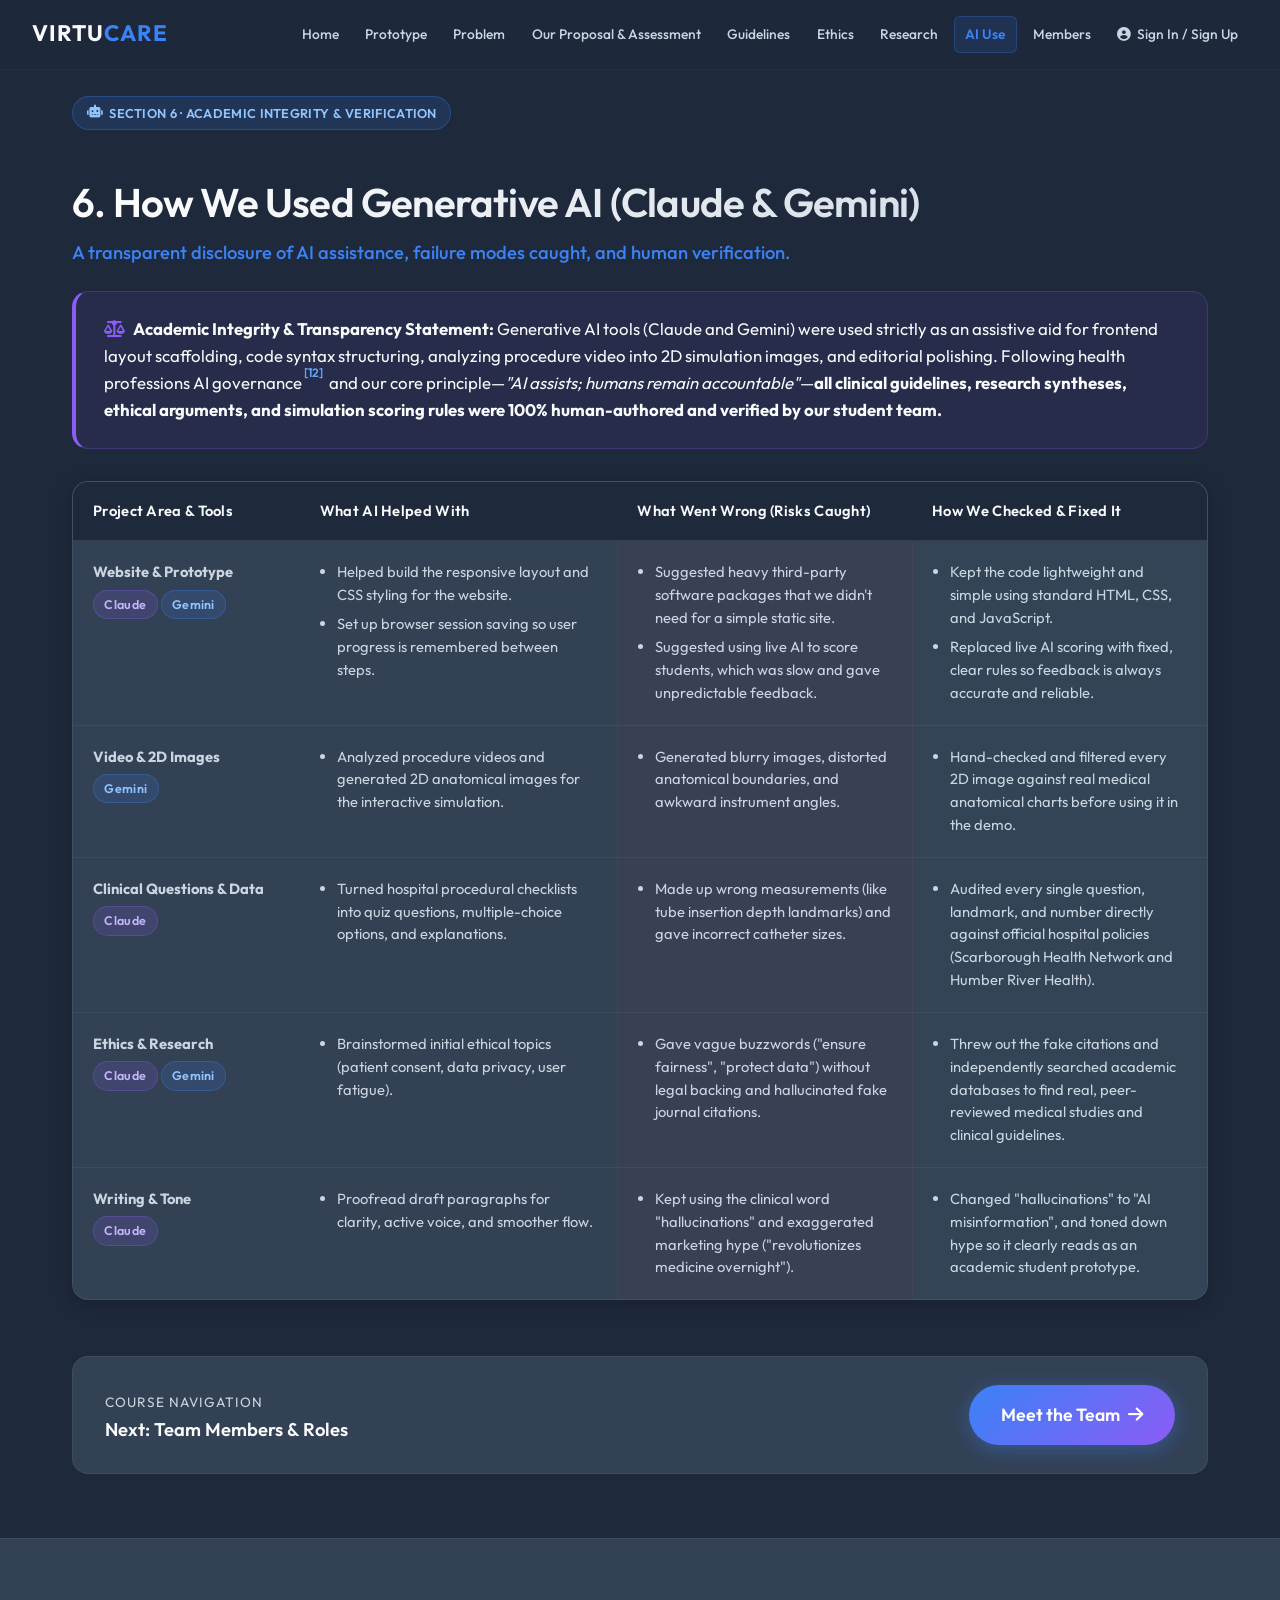
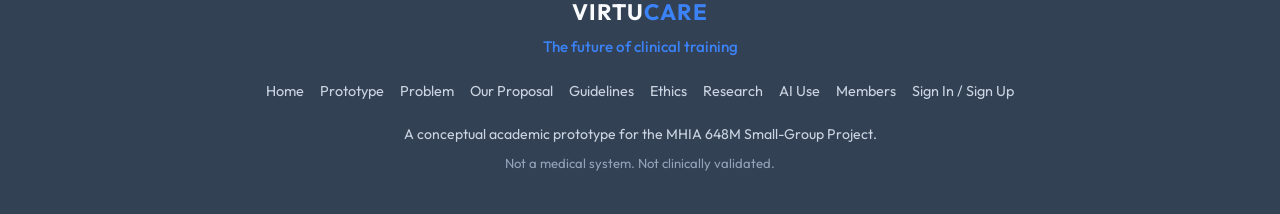
<file: pages/ai-use.html>
<!DOCTYPE html>
<html lang="en">
<head>
  <meta charset="utf-8">
  <meta name="viewport" content="width=device-width, initial-scale=1">
  <title>Generative AI Disclosure & Verification | Virtucare</title>
  <meta name="description" content="Formal academic disclosure of generative AI usage (Claude & Gemini), hallucination risk mitigation, and verification logs.">
  <link href="https://fonts.googleapis.com/css2?family=Outfit:wght@300;400;500;600;700&display=swap" rel="stylesheet">
  <link rel="stylesheet" href="https://cdnjs.cloudflare.com/ajax/libs/font-awesome/6.4.0/css/all.min.css">
  <link rel="stylesheet" href="../assets/css/premium.css">
  <link rel="stylesheet" href="../assets/css/app.css">
  <link rel="icon" type="image/svg+xml" href="../assets/img/favicon.svg">
</head>
<body data-page="ai-use">
  <header id="site-header"></header>

  <main id="main">
    <div class="container section" style="padding-top: 6rem; min-height: 80vh;">
      <div style="margin-bottom: 2rem;">
        <span class="research-badge research-badge-blue" style="font-size: 0.8rem; padding: 0.35rem 0.85rem; margin-bottom: 1rem; display: inline-flex; align-items: center; gap: 0.4rem;">
          <i class="fas fa-robot"></i> Section 6 · Academic Integrity &amp; Verification
        </span>
      </div>

      <div style="margin-bottom: 1.5rem;">
        <h1 style="font-size: 2.5rem; margin-bottom: 0.75rem;">6. How We Used Generative AI (Claude &amp; Gemini)</h1>
        <p style="margin-bottom: 0; font-size: 1.15rem; color: var(--primary); font-weight: 500;">
          A transparent disclosure of AI assistance, failure modes caught, and human verification.
        </p>
      </div>

      <!-- Transparent Statement Banner -->
      <div class="ai-disclosure-banner">
        <p><strong><i class="fas fa-balance-scale" style="color: var(--secondary); margin-right: 0.5rem;"></i>Academic Integrity &amp; Transparency Statement:</strong> Generative AI tools (Claude and Gemini) were used strictly as an assistive aid for frontend layout scaffolding, code syntax structuring, analyzing procedure video into 2D simulation images, and editorial polishing. Following health professions AI governance<a href="#ref-12" class="cite-num"><sup>[12]</sup></a> and our core principle—<em>"AI assists; humans remain accountable"</em>—<strong>all clinical guidelines, research syntheses, ethical arguments, and simulation scoring rules were 100% human-authored and verified by our student team.</strong></p>
      </div>

      <!-- Clean 4-Column Table: Area | Contributed | Risk Caught | How Verified -->
      <div class="ai-column-table-wrap" style="margin-top: 1.5rem;">
        <table class="ai-column-table">
          <thead>
            <tr>
              <th style="width: 20%;">Project Area &amp; Tools</th>
              <th style="width: 27%;">What AI Helped With</th>
              <th style="width: 26%;">What Went Wrong (Risks Caught)</th>
              <th style="width: 27%;">How We Checked &amp; Fixed It</th>
            </tr>
          </thead>
          <tbody>
            <tr>
              <td class="ai-col-area">
                <strong>Website &amp; Prototype</strong><br>
                <span class="ai-badge ai-badge-purple" style="margin-top: 0.35rem;">Claude</span>
                <span class="ai-badge ai-badge-blue" style="margin-top: 0.35rem;">Gemini</span>
              </td>
              <td class="ai-col-contrib">
                <ul>
                  <li>Helped build the responsive layout and CSS styling for the website.</li>
                  <li>Set up browser session saving so user progress is remembered between steps.</li>
                </ul>
              </td>
              <td class="ai-col-risk">
                <ul>
                  <li>Suggested heavy third-party software packages that we didn't need for a simple static site.</li>
                  <li>Suggested using live AI to score students, which was slow and gave unpredictable feedback.</li>
                </ul>
              </td>
              <td class="ai-col-verify">
                <ul>
                  <li>Kept the code lightweight and simple using standard HTML, CSS, and JavaScript.</li>
                  <li>Replaced live AI scoring with fixed, clear rules so feedback is always accurate and reliable.</li>
                </ul>
              </td>
            </tr>
            <tr>
              <td class="ai-col-area">
                <strong>Video &amp; 2D Images</strong><br>
                <span class="ai-badge ai-badge-blue" style="margin-top: 0.35rem;">Gemini</span>
              </td>
              <td class="ai-col-contrib">
                <ul>
                  <li>Analyzed procedure videos and generated 2D anatomical images for the interactive simulation.</li>
                </ul>
              </td>
              <td class="ai-col-risk">
                <ul>
                  <li>Generated blurry images, distorted anatomical boundaries, and awkward instrument angles.</li>
                </ul>
              </td>
              <td class="ai-col-verify">
                <ul>
                  <li>Hand-checked and filtered every 2D image against real medical anatomical charts before using it in the demo.</li>
                </ul>
              </td>
            </tr>
            <tr>
              <td class="ai-col-area">
                <strong>Clinical Questions &amp; Data</strong><br>
                <span class="ai-badge ai-badge-purple" style="margin-top: 0.35rem;">Claude</span>
              </td>
              <td class="ai-col-contrib">
                <ul>
                  <li>Turned hospital procedural checklists into quiz questions, multiple-choice options, and explanations.</li>
                </ul>
              </td>
              <td class="ai-col-risk">
                <ul>
                  <li>Made up wrong measurements (like tube insertion depth landmarks) and gave incorrect catheter sizes.</li>
                </ul>
              </td>
              <td class="ai-col-verify">
                <ul>
                  <li>Audited every single question, landmark, and number directly against official hospital policies (Scarborough Health Network and Humber River Health).</li>
                </ul>
              </td>
            </tr>
            <tr>
              <td class="ai-col-area">
                <strong>Ethics &amp; Research</strong><br>
                <span class="ai-badge ai-badge-purple" style="margin-top: 0.35rem;">Claude</span>
                <span class="ai-badge ai-badge-blue" style="margin-top: 0.35rem;">Gemini</span>
              </td>
              <td class="ai-col-contrib">
                <ul>
                  <li>Brainstormed initial ethical topics (patient consent, data privacy, user fatigue).</li>
                </ul>
              </td>
              <td class="ai-col-risk">
                <ul>
                  <li>Gave vague buzzwords ("ensure fairness", "protect data") without legal backing and hallucinated fake journal citations.</li>
                </ul>
              </td>
              <td class="ai-col-verify">
                <ul>
                  <li>Threw out the fake citations and independently searched academic databases to find real, peer-reviewed medical studies and clinical guidelines.</li>
                </ul>
              </td>
            </tr>
            <tr>
              <td class="ai-col-area">
                <strong>Writing &amp; Tone</strong><br>
                <span class="ai-badge ai-badge-purple" style="margin-top: 0.35rem;">Claude</span>
              </td>
              <td class="ai-col-contrib">
                <ul>
                  <li>Proofread draft paragraphs for clarity, active voice, and smoother flow.</li>
                </ul>
              </td>
              <td class="ai-col-risk">
                <ul>
                  <li>Kept using the clinical word "hallucinations" and exaggerated marketing hype ("revolutionizes medicine overnight").</li>
                </ul>
              </td>
              <td class="ai-col-verify">
                <ul>
                  <li>Changed "hallucinations" to "AI misinformation", and toned down hype so it clearly reads as an academic student prototype.</li>
                </ul>
              </td>
            </tr>
          </tbody>
        </table>
      </div>

      <!-- Navigation to Next Section -->
      <div style="margin-top: 3.5rem; display: flex; justify-content: space-between; align-items: center; flex-wrap: wrap; gap: 1rem; padding: 1.75rem 2rem; background: var(--surface-color); border: 1px solid rgba(255,255,255,0.06); border-radius: var(--radius);">
        <div>
          <span style="font-size: 0.85rem; color: var(--text-muted); text-transform: uppercase; letter-spacing: 1px;">Course Navigation</span>
          <h4 style="margin: 0.25rem 0 0 0; font-size: 1.15rem;">Next: Team Members &amp; Roles</h4>
        </div>
        <a href="members.html" class="btn btn-primary" style="display: inline-flex; align-items: center; gap: 0.5rem;">
          Meet the Team <i class="fas fa-arrow-right"></i>
        </a>
      </div>
    </div>
  </main>

  <footer id="site-footer"></footer>
  <script src="../assets/js/main.js"></script>
</body>
</html>
</file>
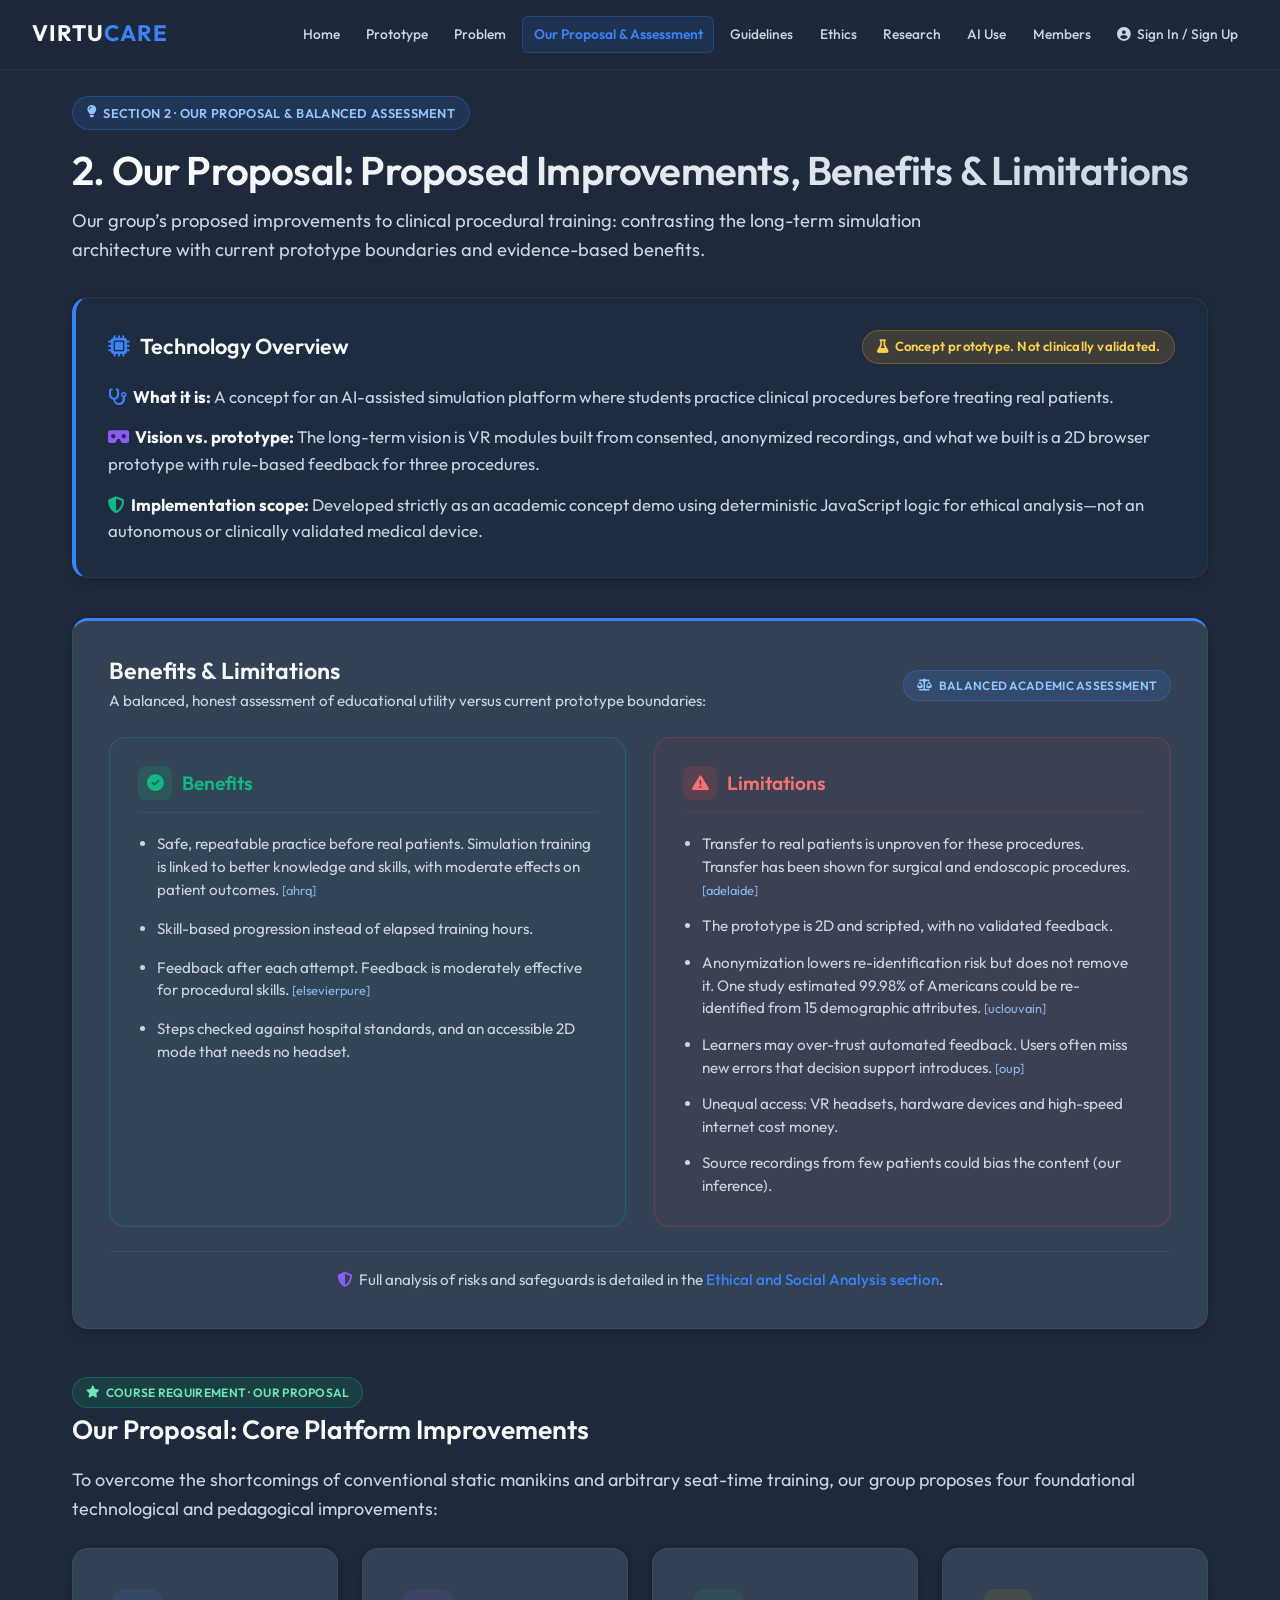
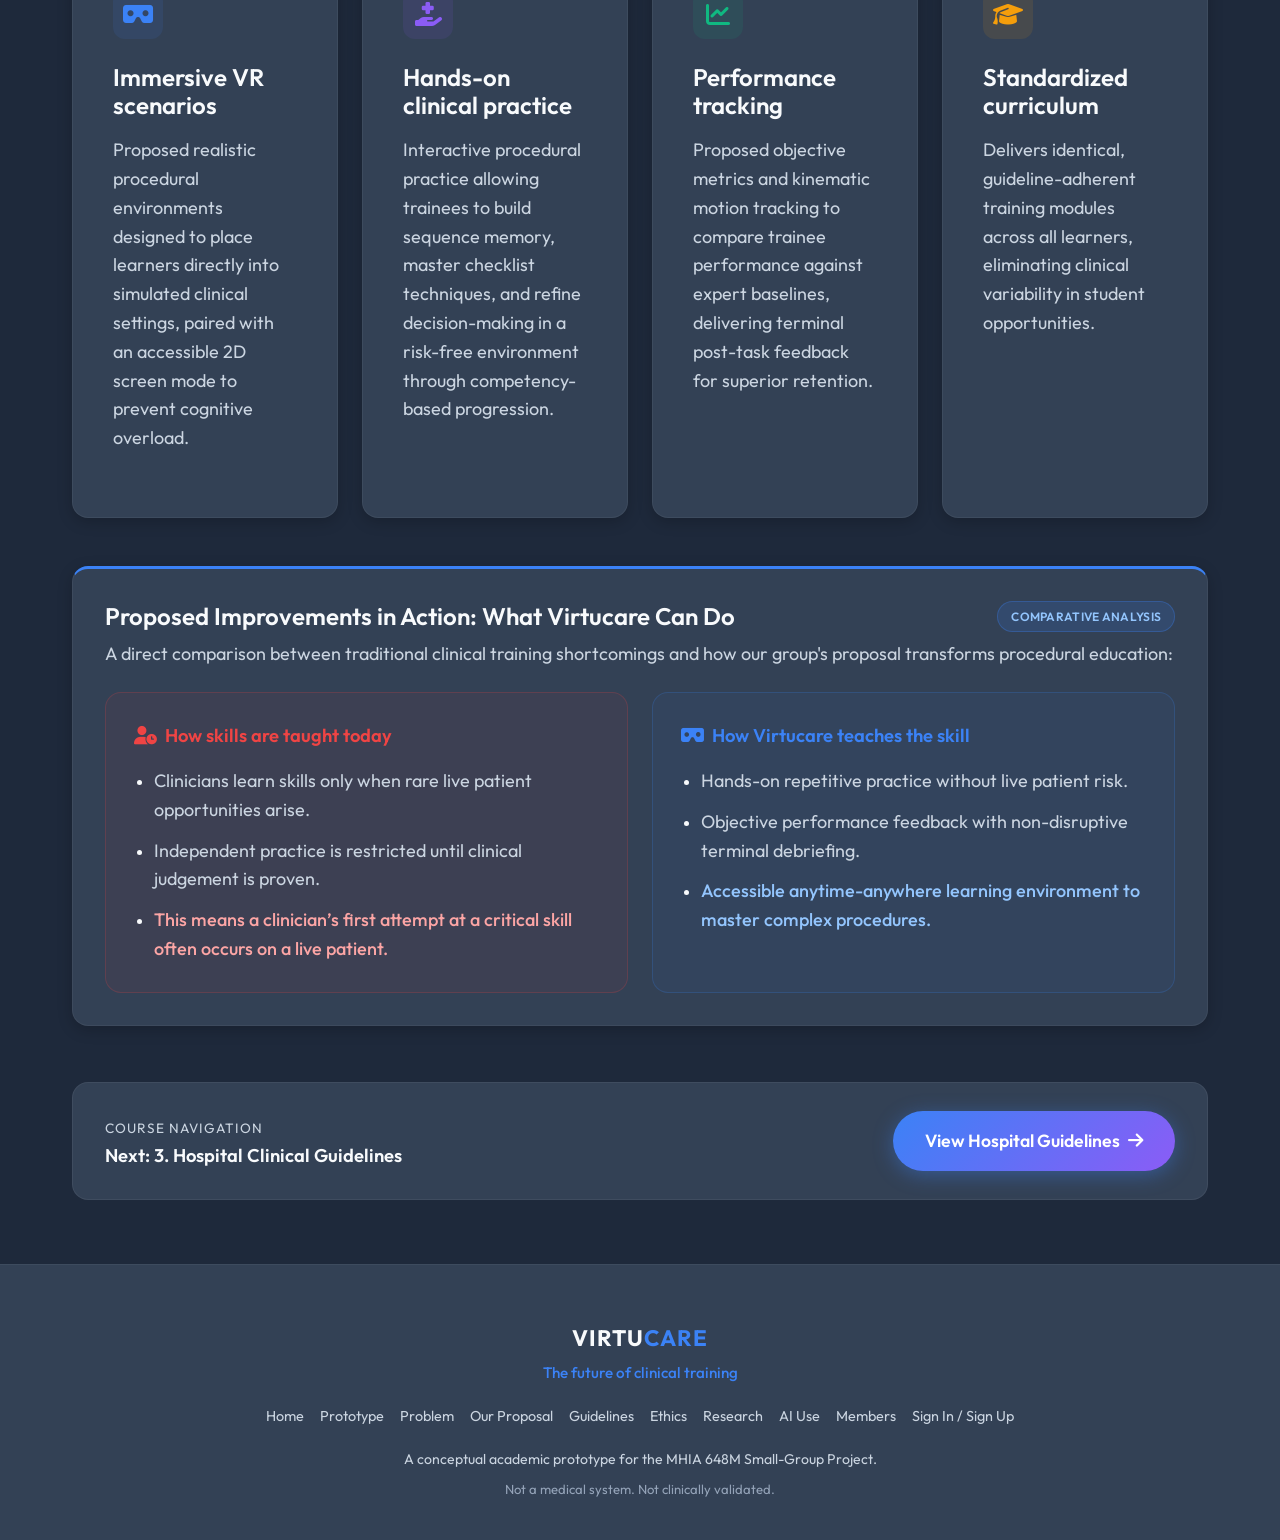
<file: pages/benefits-limitations.html>
<!DOCTYPE html>
<html lang="en">
<head>
  <meta charset="utf-8">
  <meta name="viewport" content="width=device-width, initial-scale=1">
  <title>Benefits and Limitations | Virtucare</title>
  <meta name="description" content="A balanced, specific, and honest assessment of Virtucare's technology overview, benefits, and prototype limitations.">
  <link href="https://fonts.googleapis.com/css2?family=Outfit:wght@300;400;500;600;700&display=swap" rel="stylesheet">
  <link rel="stylesheet" href="https://cdnjs.cloudflare.com/ajax/libs/font-awesome/6.4.0/css/all.min.css">
  <link rel="stylesheet" href="../assets/css/premium.css">
  <link rel="stylesheet" href="../assets/css/app.css">
  <link rel="icon" type="image/svg+xml" href="../assets/img/favicon.svg">
</head>
<body data-page="benefits-limitations">
  <header id="site-header"></header>

  <main id="main">
    <div class="container section" style="padding-top: 6rem; min-height: 80vh;">
      <div style="margin-bottom: 2rem;">
        <span class="research-badge research-badge-blue" style="font-size: 0.8rem; padding: 0.35rem 0.85rem; margin-bottom: 1rem; display: inline-flex; align-items: center; gap: 0.4rem;">
          <i class="fas fa-lightbulb"></i> Section 2 · Our Proposal &amp; Balanced Assessment
        </span>
        <h1 style="font-size: 2.5rem; margin-bottom: 0.75rem;">2. Our Proposal: Proposed Improvements, Benefits &amp; Limitations</h1>
        <p class="lede" style="color: var(--text-muted); font-size: 1.15rem; max-width: 900px; line-height: 1.6;">
          Our group’s proposed improvements to clinical procedural training: contrasting the long-term simulation architecture with current prototype boundaries and evidence-based benefits.
        </p>
      </div>

      <!-- Technology Overview & Prototype Scope -->
      <div class="card" style="margin-bottom: 2.5rem; border-left: 4px solid var(--primary); background: rgba(59, 130, 246, 0.04); padding: 2rem;">
        <div style="display: flex; align-items: center; justify-content: space-between; flex-wrap: wrap; gap: 1rem; margin-bottom: 1.25rem;">
          <h3 style="margin: 0; font-size: 1.35rem; color: var(--text-main); display: flex; align-items: center; gap: 0.6rem;">
            <i class="fas fa-microchip" style="color: var(--primary);"></i> Technology Overview
          </h3>
          <span class="research-badge research-badge-amber" style="font-size: 0.82rem; padding: 0.35rem 0.85rem; text-transform: none; letter-spacing: 0.2px;">
            <i class="fas fa-flask"></i> Concept prototype. Not clinically validated.
          </span>
        </div>
        <div style="display: flex; flex-direction: column; gap: 0.85rem;">
          <p style="margin: 0; font-size: 1.05rem; line-height: 1.6;">
            <strong style="color: var(--text-main);"><i class="fas fa-stethoscope" style="color: var(--primary); margin-right: 0.4rem;"></i>What it is:</strong> A concept for an AI-assisted simulation platform where students practice clinical procedures before treating real patients.
          </p>
          <p style="margin: 0; font-size: 1.05rem; line-height: 1.6;">
            <strong style="color: var(--text-main);"><i class="fas fa-vr-cardboard" style="color: var(--secondary); margin-right: 0.4rem;"></i>Vision vs. prototype:</strong> The long-term vision is VR modules built from consented, anonymized recordings, and what we built is a 2D browser prototype with rule-based feedback for three procedures.
          </p>
          <p style="margin: 0; font-size: 1.05rem; line-height: 1.6;">
            <strong style="color: var(--text-main);"><i class="fas fa-shield-alt" style="color: var(--accent); margin-right: 0.4rem;"></i>Implementation scope:</strong> Developed strictly as an academic concept demo using deterministic JavaScript logic for ethical analysis—not an autonomous or clinically validated medical device.
          </p>
        </div>
      </div>

      <!-- Compact Benefits and Limitations Block -->
      <div id="proposal" class="card" style="margin-bottom: 3rem; border-top: 3px solid var(--primary); padding: 2.25rem;">
        <div style="display: flex; align-items: center; justify-content: space-between; flex-wrap: wrap; gap: 0.75rem; margin-bottom: 1.5rem;">
          <div>
            <h3 style="margin-bottom: 0.25rem; font-size: 1.45rem;">Benefits &amp; Limitations</h3>
            <p style="margin: 0; font-size: 0.95rem; color: var(--text-muted);">
              A balanced, honest assessment of educational utility versus current prototype boundaries:
            </p>
          </div>
          <span class="research-badge research-badge-blue" style="font-size: 0.75rem;">
            <i class="fas fa-balance-scale"></i> Balanced Academic Assessment
          </span>
        </div>

        <div class="grid-2" style="gap: 1.75rem; align-items: stretch;">
          <!-- Card A: Benefits (4 items) -->
          <div class="card" style="background: rgba(16, 185, 129, 0.04); border: 1px solid rgba(16, 185, 129, 0.25); border-radius: var(--radius); padding: 1.75rem; display: flex; flex-direction: column; justify-content: flex-start; height: 100%; box-shadow: none;">
            <div style="display: flex; align-items: center; gap: 0.6rem; margin-bottom: 1.25rem; border-bottom: 1px solid rgba(16, 185, 129, 0.15); padding-bottom: 0.75rem;">
              <div style="width: 34px; height: 34px; border-radius: 8px; background: rgba(16, 185, 129, 0.15); color: var(--accent); display: flex; align-items: center; justify-content: center; font-size: 1.05rem;">
                <i class="fas fa-check-circle"></i>
              </div>
              <h4 style="color: var(--accent); margin: 0; font-size: 1.2rem; font-weight: 600;">Benefits</h4>
            </div>
            <ul style="padding-left: 1.2rem; margin: 0; display: flex; flex-direction: column; gap: 1rem; flex-grow: 1;">
              <li style="color: var(--text-muted); font-size: 0.95rem; line-height: 1.5;">
                Safe, repeatable practice before real patients. Simulation training is linked to better knowledge and skills, with moderate effects on patient outcomes. <a href="https://psnet.ahrq.gov/issue/technology-enhanced-simulation-health-professions-education-systematic-review-and-meta" target="_blank" rel="noopener" class="source-tag-link" style="font-size: 0.8rem; color: #93c5fd; text-decoration: none !important;">[ahrq]</a>
              </li>
              <li style="color: var(--text-muted); font-size: 0.95rem; line-height: 1.5;">
                Skill-based progression instead of elapsed training hours.
              </li>
              <li style="color: var(--text-muted); font-size: 0.95rem; line-height: 1.5;">
                Feedback after each attempt. Feedback is moderately effective for procedural skills. <a href="https://mayoclinic.elsevierpure.com/en/publications/feedback-for-simulation-based-procedural-skills-training-a-meta-a/" target="_blank" rel="noopener" class="source-tag-link" style="font-size: 0.8rem; color: #93c5fd; text-decoration: none !important;">[elsevierpure]</a>
              </li>
              <li style="color: var(--text-muted); font-size: 0.95rem; line-height: 1.5;">
                Steps checked against hospital standards, and an accessible 2D mode that needs no headset.
              </li>
            </ul>
          </div>

          <!-- Card B: Limitations (6 items) -->
          <div class="card" style="background: rgba(239, 68, 68, 0.04); border: 1px solid rgba(239, 68, 68, 0.25); border-radius: var(--radius); padding: 1.75rem; display: flex; flex-direction: column; justify-content: flex-start; height: 100%; box-shadow: none;">
            <div style="display: flex; align-items: center; gap: 0.6rem; margin-bottom: 1.25rem; border-bottom: 1px solid rgba(239, 68, 68, 0.15); padding-bottom: 0.75rem;">
              <div style="width: 34px; height: 34px; border-radius: 8px; background: rgba(239, 68, 68, 0.15); color: #f87171; display: flex; align-items: center; justify-content: center; font-size: 1.05rem;">
                <i class="fas fa-exclamation-triangle"></i>
              </div>
              <h4 style="color: #f87171; margin: 0; font-size: 1.2rem; font-weight: 600;">Limitations</h4>
            </div>
            <ul style="padding-left: 1.2rem; margin: 0; display: flex; flex-direction: column; gap: 0.85rem; flex-grow: 1;">
              <li style="color: var(--text-muted); font-size: 0.95rem; line-height: 1.5;">
                Transfer to real patients is unproven for these procedures. Transfer has been shown for surgical and endoscopic procedures. <a href="https://digital.library.adelaide.edu.au/dspace/handle/2440/90789" target="_blank" rel="noopener" class="source-tag-link" style="font-size: 0.8rem; color: #93c5fd; text-decoration: none !important;">[adelaide]</a>
              </li>
              <li style="color: var(--text-muted); font-size: 0.95rem; line-height: 1.5;">
                The prototype is 2D and scripted, with no validated feedback.
              </li>
              <li style="color: var(--text-muted); font-size: 0.95rem; line-height: 1.5;">
                Anonymization lowers re-identification risk but does not remove it. One study estimated 99.98% of Americans could be re-identified from 15 demographic attributes. <a href="https://research.dial.uclouvain.be/handle/2078.5/254758" target="_blank" rel="noopener" class="source-tag-link" style="font-size: 0.8rem; color: #93c5fd; text-decoration: none !important;">[uclouvain]</a>
              </li>
              <li style="color: var(--text-muted); font-size: 0.95rem; line-height: 1.5;">
                Learners may over-trust automated feedback. Users often miss new errors that decision support introduces. <a href="https://academic.oup.com/jamia/article/19/1/121/732254" target="_blank" rel="noopener" class="source-tag-link" style="font-size: 0.8rem; color: #93c5fd; text-decoration: none !important;">[oup]</a>
              </li>
              <li style="color: var(--text-muted); font-size: 0.95rem; line-height: 1.5;">
                Unequal access: VR headsets, hardware devices and high-speed internet cost money.
              </li>
              <li style="color: var(--text-muted); font-size: 0.95rem; line-height: 1.5;">
                Source recordings from few patients could bias the content (our inference).
              </li>
            </ul>
          </div>
        </div>

        <div style="text-align: center; margin-top: 1.5rem; padding-top: 1rem; border-top: 1px solid rgba(255,255,255,0.06); font-size: 0.95rem; color: var(--text-muted);">
          <i class="fas fa-shield-alt" style="color: var(--secondary); margin-right: 0.4rem;"></i>Full analysis of risks and safeguards is detailed in the <a href="ethics.html" style="color: var(--primary); text-decoration: none !important; font-weight: 500;">Ethical and Social Analysis section</a>.
        </div>
      </div>

      <!-- Long-term Platform Architecture (Our Proposal) -->
      <div style="margin-bottom: 1.25rem; display: flex; align-items: center; justify-content: space-between; flex-wrap: wrap; gap: 0.75rem;">
        <div>
          <span class="research-badge research-badge-green" style="font-size: 0.75rem; margin-bottom: 0.4rem; display: inline-flex; align-items: center; gap: 0.35rem;">
            <i class="fas fa-star"></i> Course Requirement · Our Proposal
          </span>
          <h2 style="margin: 0; font-size: 1.65rem;">Our Proposal: Core Platform Improvements</h2>
        </div>
      </div>
      <p style="color: var(--text-muted); margin-bottom: 1.5rem;">To overcome the shortcomings of conventional static manikins and arbitrary seat-time training, our group proposes four foundational technological and pedagogical improvements:</p>

      <div class="grid-4" style="gap: 1.5rem; margin-bottom: 3rem;">
        <div class="card">
          <div class="card-icon" style="color: var(--primary); background: rgba(59, 130, 246, 0.1);"><i class="fas fa-vr-cardboard"></i></div>
          <h3>Immersive VR scenarios</h3>
          <p>Proposed realistic procedural environments designed to place learners directly into simulated clinical settings, paired with an accessible 2D screen mode to prevent cognitive overload.</p>
        </div>
        <div class="card">
          <div class="card-icon" style="color: var(--secondary); background: rgba(139, 92, 246, 0.1);"><i class="fas fa-hand-holding-medical"></i></div>
          <h3>Hands-on clinical practice</h3>
          <p>Interactive procedural practice allowing trainees to build sequence memory, master checklist techniques, and refine decision-making in a risk-free environment through competency-based progression.</p>
        </div>
        <div class="card">
          <div class="card-icon" style="color: var(--accent); background: rgba(16, 185, 129, 0.1);"><i class="fas fa-chart-line"></i></div>
          <h3>Performance tracking</h3>
          <p>Proposed objective metrics and kinematic motion tracking to compare trainee performance against expert baselines, delivering terminal post-task feedback for superior retention.</p>
        </div>
        <div class="card">
          <div class="card-icon" style="color: #f59e0b; background: rgba(245, 158, 11, 0.1);"><i class="fas fa-graduation-cap"></i></div>
          <h3>Standardized curriculum</h3>
          <p>Delivers identical, guideline-adherent training modules across all learners, eliminating clinical variability in student opportunities.</p>
        </div>
      </div>

      <!-- Traditional Training vs. Virtucare Comparison -->
      <div class="card" style="border-top: 3px solid var(--primary); padding: 2rem;">
        <div style="display: flex; align-items: center; justify-content: space-between; flex-wrap: wrap; gap: 0.5rem; margin-bottom: 0.5rem;">
          <h3 style="margin: 0;">Proposed Improvements in Action: What Virtucare Can Do</h3>
          <span class="research-badge research-badge-blue" style="font-size: 0.75rem;">Comparative Analysis</span>
        </div>
        <p style="color: var(--text-muted); margin-bottom: 1.5rem;">A direct comparison between traditional clinical training shortcomings and how our group's proposal transforms procedural education:</p>
        <div class="grid-2" style="gap: 1.5rem;">
          <div style="background: rgba(239, 68, 68, 0.05); padding: 1.75rem; border-radius: var(--radius); border: 1px solid rgba(239, 68, 68, 0.2);">
            <p style="color: var(--danger); font-weight: 600; font-size: 1.15rem; margin-bottom: 1rem;"><i class="fas fa-user-clock" style="margin-right: 0.5rem;"></i>How skills are taught today</p>
            <ul style="padding-left: 1.25rem; display: flex; flex-direction: column; gap: 0.75rem;">
              <li><p style="margin: 0;">Clinicians learn skills only when rare live patient opportunities arise.</p></li>
              <li><p style="margin: 0;">Independent practice is restricted until clinical judgement is proven.</p></li>
              <li><p style="margin: 0; color: #fca5a5; font-weight: 500;">This means a clinician’s first attempt at a critical skill often occurs on a live patient.</p></li>
            </ul>
          </div>
          <div style="background: rgba(59, 130, 246, 0.05); padding: 1.75rem; border-radius: var(--radius); border: 1px solid rgba(59, 130, 246, 0.2);">
            <p style="color: var(--primary); font-weight: 600; font-size: 1.15rem; margin-bottom: 1rem;"><i class="fas fa-vr-cardboard" style="margin-right: 0.5rem;"></i>How Virtucare teaches the skill</p>
            <ul style="padding-left: 1.25rem; display: flex; flex-direction: column; gap: 0.75rem;">
              <li><p style="margin: 0;">Hands-on repetitive practice without live patient risk.</p></li>
              <li><p style="margin: 0;">Objective performance feedback with non-disruptive terminal debriefing.</p></li>
              <li><p style="margin: 0; color: #93c5fd; font-weight: 500;">Accessible anytime-anywhere learning environment to master complex procedures.</p></li>
            </ul>
          </div>
        </div>
      </div>

      <!-- Navigation to Next Section -->
      <div style="margin-top: 3.5rem; display: flex; justify-content: space-between; align-items: center; flex-wrap: wrap; gap: 1rem; padding: 1.75rem 2rem; background: var(--surface-color); border: 1px solid rgba(255,255,255,0.06); border-radius: var(--radius);">
        <div>
          <span style="font-size: 0.85rem; color: var(--text-muted); text-transform: uppercase; letter-spacing: 1px;">Course Navigation</span>
          <h4 style="margin: 0.25rem 0 0 0; font-size: 1.15rem;">Next: 3. Hospital Clinical Guidelines</h4>
        </div>
        <a href="guidelines.html" class="btn btn-primary" style="display: inline-flex; align-items: center; gap: 0.5rem;">
          View Hospital Guidelines <i class="fas fa-arrow-right"></i>
        </a>
      </div>
    </div>
  </main>

  <footer id="site-footer"></footer>
  <script src="../assets/js/main.js"></script>
</body>
</html>
</file>
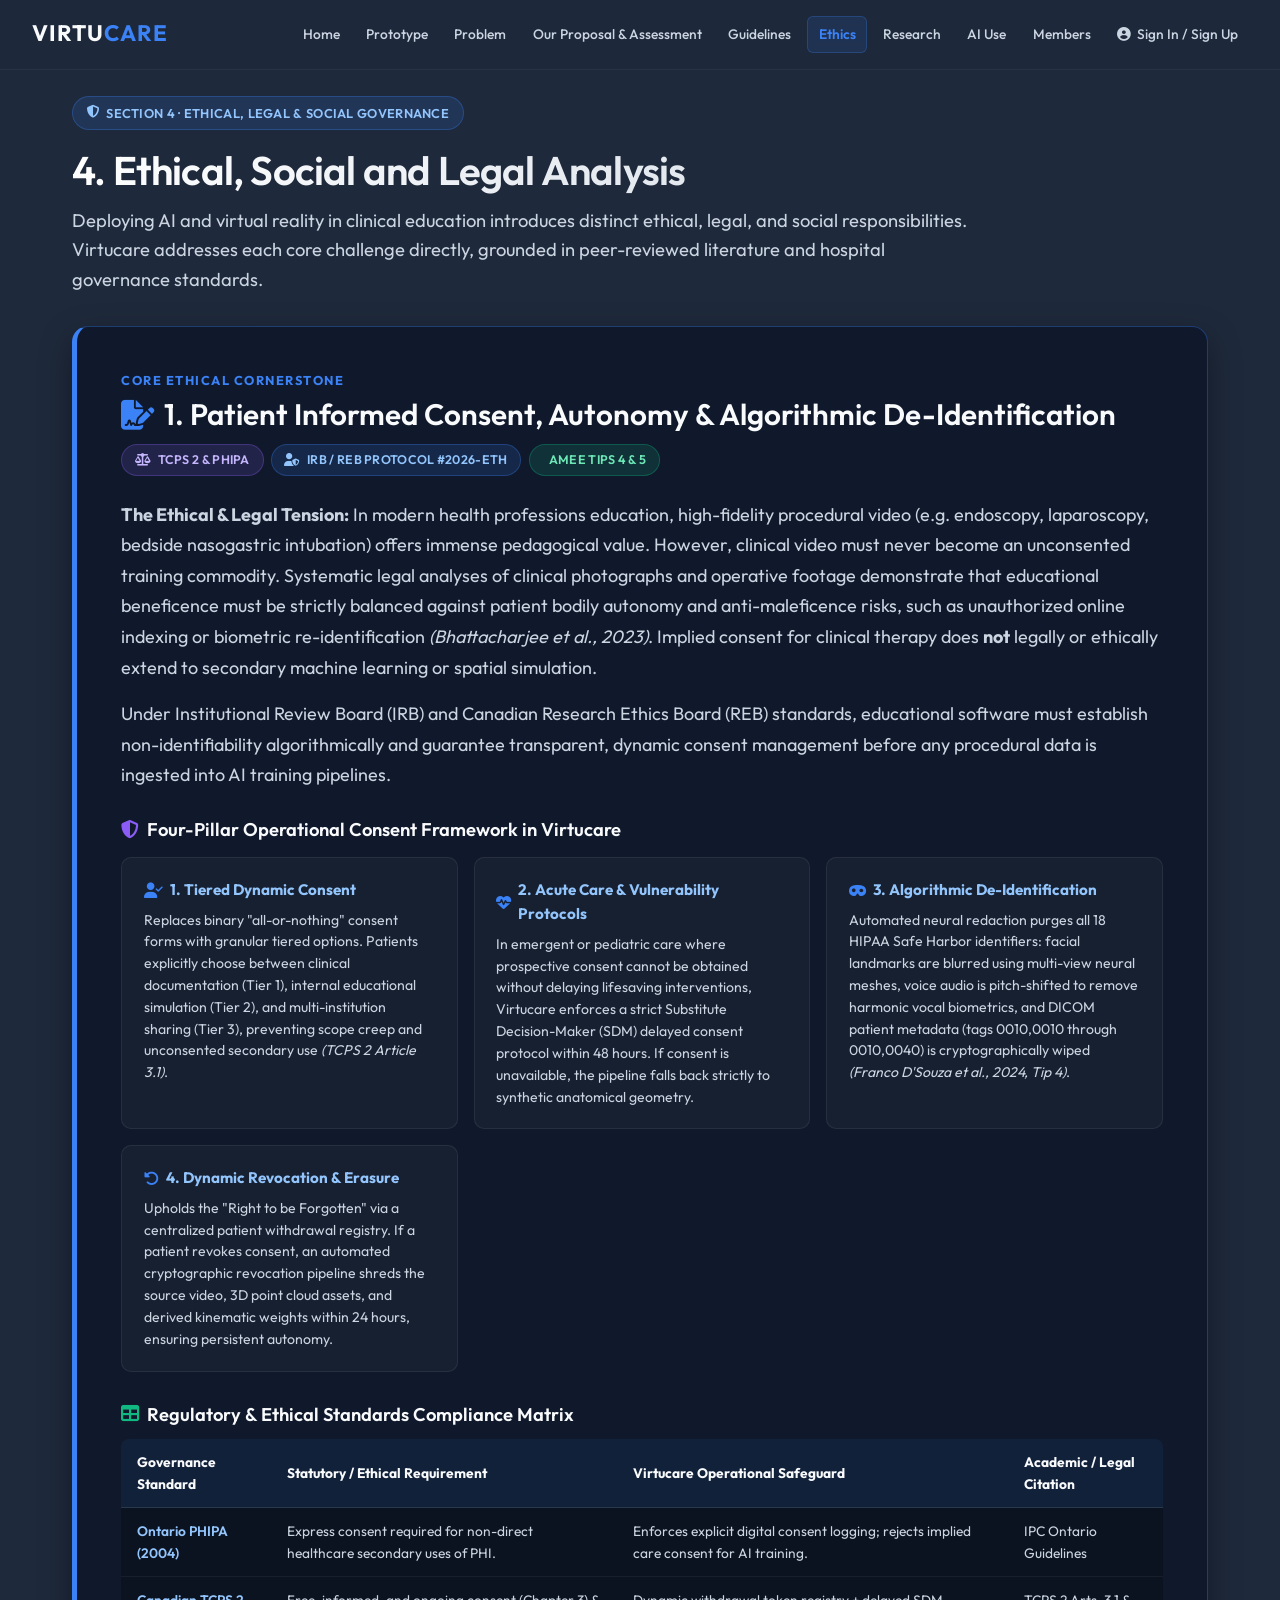
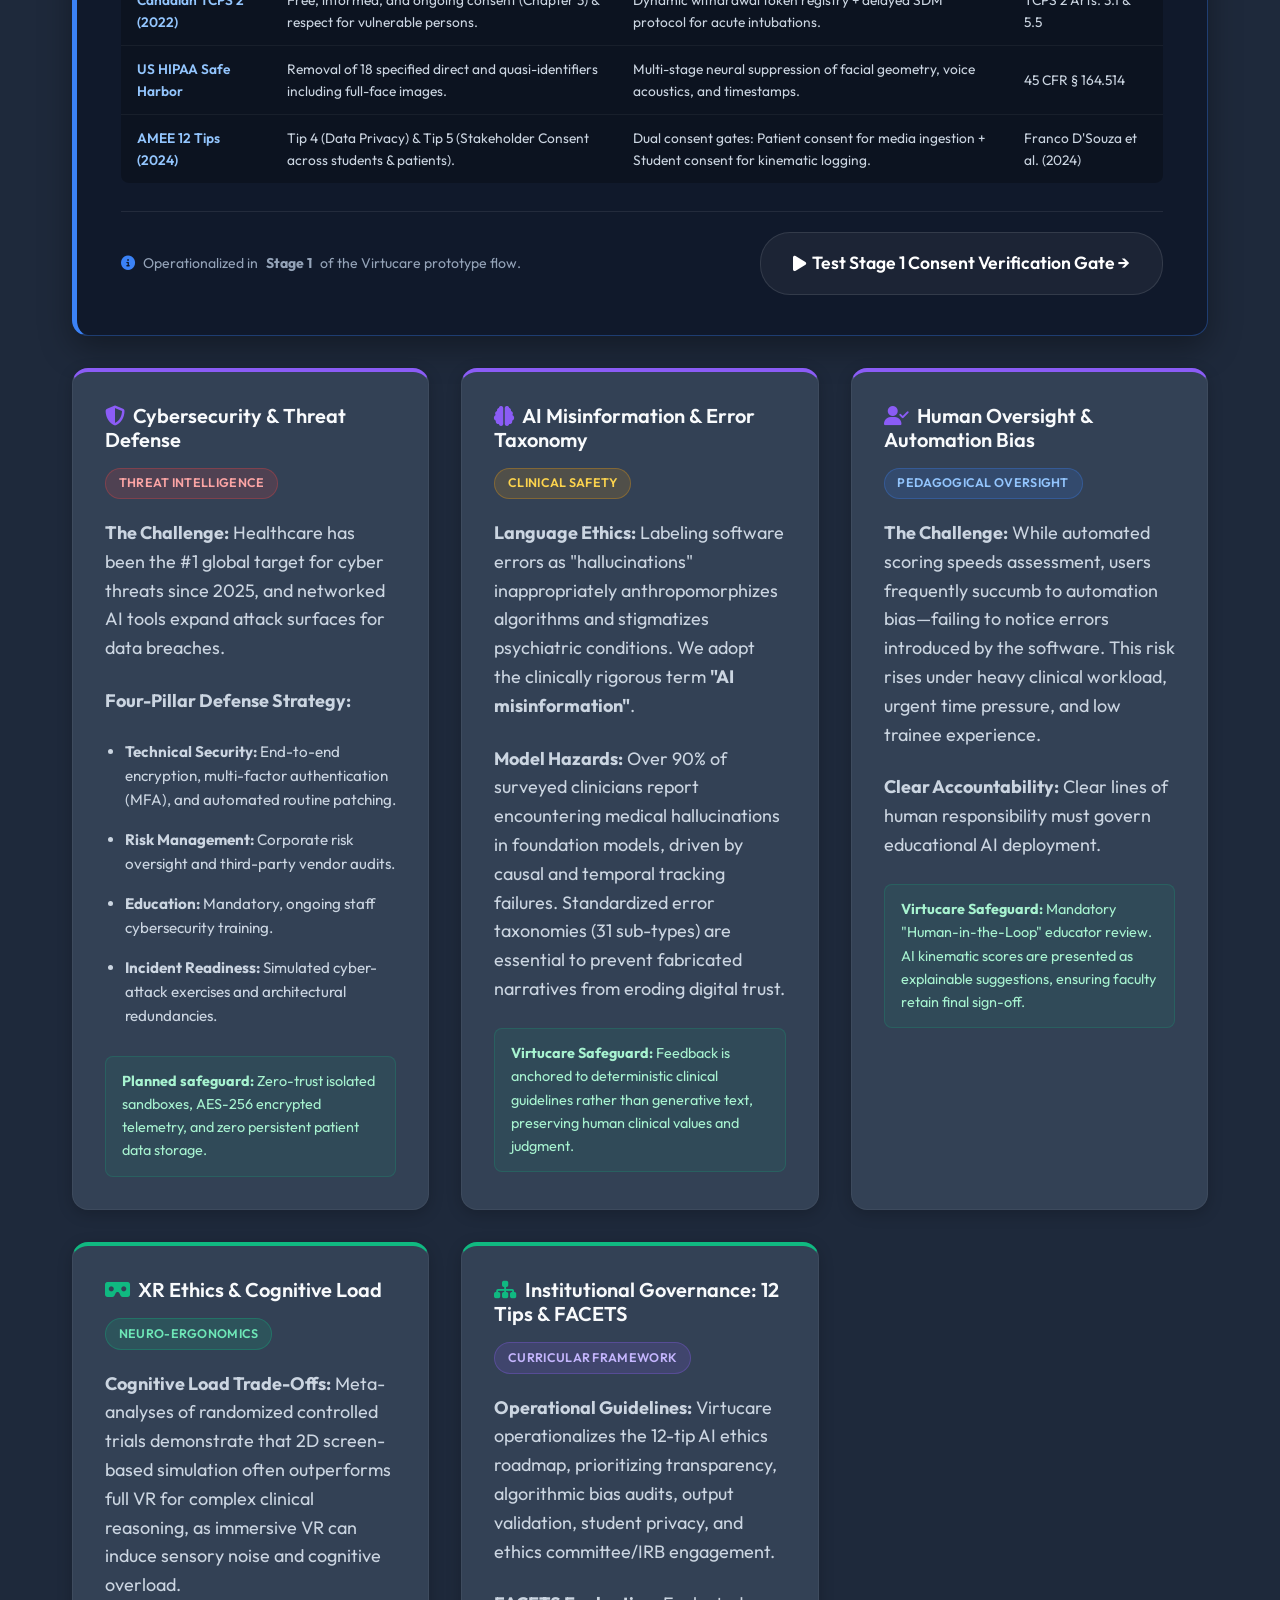
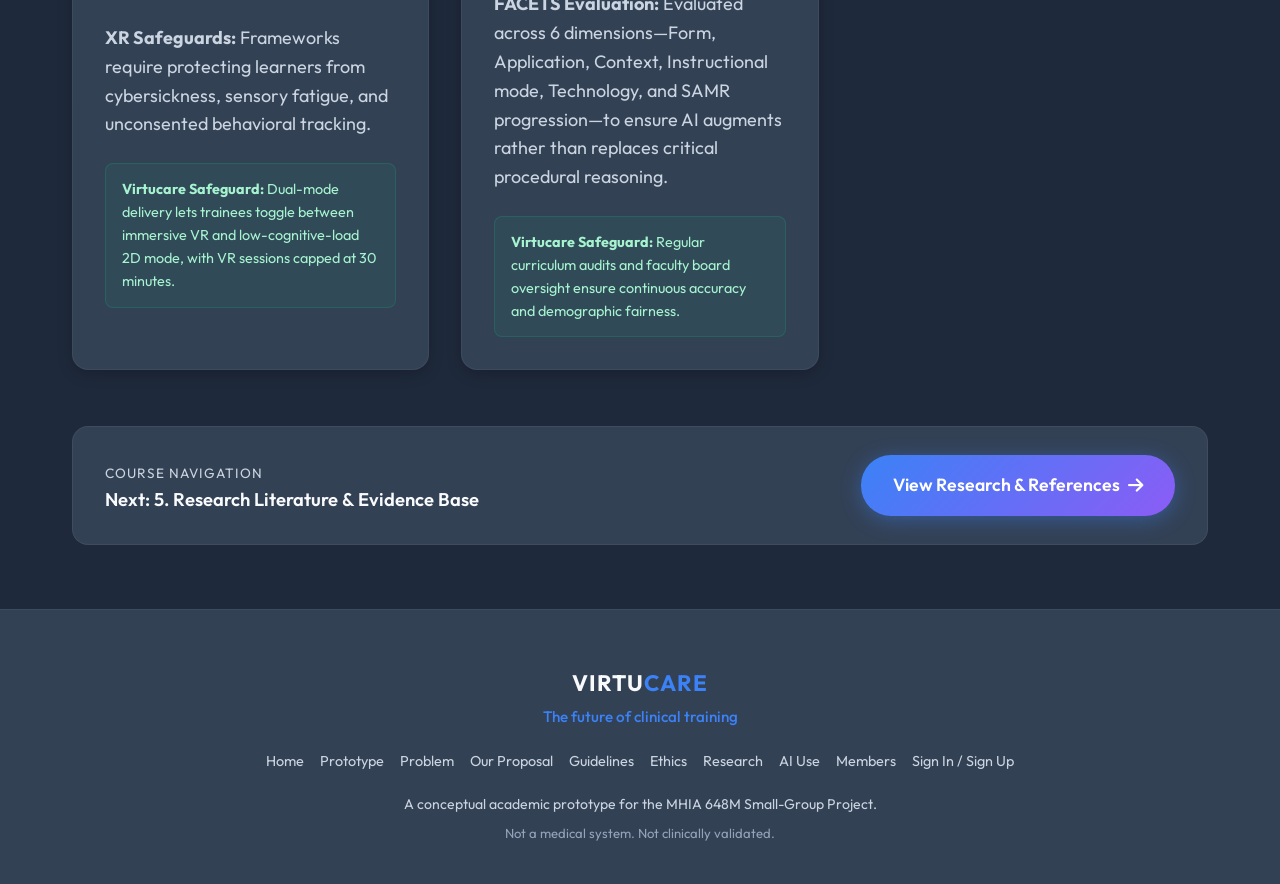
<file: pages/ethics.html>
<!DOCTYPE html>
<html lang="en">
<head>
  <meta charset="utf-8">
  <meta name="viewport" content="width=device-width, initial-scale=1">
  <title>Ethical & Social Analysis | Virtucare</title>
  <meta name="description" content="In-depth ethical, social, and legal analysis of AI-assisted clinical simulation, patient consent, data privacy, and governance.">
  <link href="https://fonts.googleapis.com/css2?family=Outfit:wght@300;400;500;600;700&display=swap" rel="stylesheet">
  <link rel="stylesheet" href="https://cdnjs.cloudflare.com/ajax/libs/font-awesome/6.4.0/css/all.min.css">
  <link rel="stylesheet" href="../assets/css/premium.css">
  <link rel="stylesheet" href="../assets/css/app.css">
  <link rel="icon" type="image/svg+xml" href="../assets/img/favicon.svg">
</head>
<body data-page="ethics">
  <header id="site-header"></header>

  <main id="main">
    <div class="container section" style="padding-top: 6rem; min-height: 80vh;">
      <div style="margin-bottom: 2rem;">
        <span class="research-badge research-badge-blue" style="font-size: 0.8rem; padding: 0.35rem 0.85rem; margin-bottom: 1rem; display: inline-flex; align-items: center; gap: 0.4rem;">
          <i class="fas fa-shield-alt"></i> Section 4 · Ethical, Legal &amp; Social Governance
        </span>
        <h1 style="font-size: 2.5rem; margin-bottom: 0.75rem;">4. Ethical, Social and Legal Analysis</h1>
        <p class="lede" style="color: var(--text-muted); font-size: 1.15rem; max-width: 900px; line-height: 1.6;">
          Deploying AI and virtual reality in clinical education introduces distinct ethical, legal, and social responsibilities. Virtucare addresses each core challenge directly, grounded in peer-reviewed literature and hospital governance standards.
        </p>
      </div>

      <div class="grid-2" style="gap: 2rem;">
        
        <!-- 1. Consent & Privacy (Flagship Deep Dive) -->
        <div class="card ethics-card" id="ethics-privacy" style="grid-column: 1 / -1; padding: 2.5rem 2.75rem; background: rgba(15, 23, 42, 0.85); border: 1px solid rgba(59, 130, 246, 0.35); border-left: 5px solid var(--primary); border-radius: 16px; box-shadow: 0 12px 32px rgba(0,0,0,0.35);">
          
          <div class="research-card-header" style="margin-bottom: 1.5rem; flex-wrap: wrap; gap: 0.75rem;">
            <div>
              <span style="font-size: 0.8rem; font-weight: 700; color: var(--primary); text-transform: uppercase; letter-spacing: 1.5px;">Core Ethical Cornerstone</span>
              <h2 style="font-size: 1.85rem; margin: 0.25rem 0 0 0; color: var(--text-main); display: flex; align-items: center; gap: 0.65rem;">
                <i class="fas fa-file-signature" style="color: var(--primary);"></i> 1. Patient Informed Consent, Autonomy &amp; Algorithmic De-Identification
              </h2>
            </div>
            <div style="display: flex; gap: 0.45rem; flex-wrap: wrap;">
              <span class="research-badge research-badge-purple"><i class="fas fa-balance-scale"></i> TCPS 2 &amp; PHIPA</span>
              <span class="research-badge research-badge-blue"><i class="fas fa-user-shield"></i> IRB / REB Protocol #2026-ETH</span>
              <span class="research-badge research-badge-green"><i class="fas fa-check-shield"></i> AMEE Tips 4 &amp; 5</span>
            </div>
          </div>

          <div style="font-size: 1.05rem; color: #cbd5e1; line-height: 1.7; margin-bottom: 1.75rem;">
            <p style="margin-bottom: 1rem;">
              <strong>The Ethical &amp; Legal Tension:</strong> In modern health professions education, high-fidelity procedural video (e.g. endoscopy, laparoscopy, bedside nasogastric intubation) offers immense pedagogical value. However, clinical video must never become an unconsented training commodity. Systematic legal analyses of clinical photographs and operative footage demonstrate that educational beneficence must be strictly balanced against patient bodily autonomy and anti-maleficence risks, such as unauthorized online indexing or biometric re-identification <em>(Bhattacharjee et al., 2023)</em>. Implied consent for clinical therapy does <strong>not</strong> legally or ethically extend to secondary machine learning or spatial simulation.
            </p>
            <p style="margin: 0;">
              Under Institutional Review Board (IRB) and Canadian Research Ethics Board (REB) standards, educational software must establish non-identifiability algorithmically and guarantee transparent, dynamic consent management before any procedural data is ingested into AI training pipelines.
            </p>
          </div>

          <!-- 4 Pillars of Virtucare's Operational Consent Architecture -->
          <div style="margin-bottom: 2rem;">
            <h4 style="font-size: 1.15rem; color: var(--text-main); margin: 0 0 1rem 0; display: flex; align-items: center; gap: 0.5rem;">
              <i class="fas fa-shield-alt" style="color: var(--secondary);"></i> Four-Pillar Operational Consent Framework in Virtucare
            </h4>
            
            <div style="display: grid; grid-template-columns: repeat(auto-fit, minmax(260px, 1fr)); gap: 1rem;">
              
              <!-- Pillar 1 -->
              <div style="background: rgba(255,255,255,0.03); border: 1px solid rgba(255,255,255,0.07); border-radius: 10px; padding: 1.25rem 1.35rem;">
                <div style="font-size: 0.95rem; font-weight: 700; color: #93c5fd; margin-bottom: 0.45rem; display: flex; align-items: center; gap: 0.45rem;">
                  <i class="fas fa-user-check" style="color: var(--primary);"></i> 1. Tiered Dynamic Consent
                </div>
                <p style="font-size: 0.88rem; color: #cbd5e1; line-height: 1.55; margin: 0;">
                  Replaces binary "all-or-nothing" consent forms with granular tiered options. Patients explicitly choose between clinical documentation (Tier 1), internal educational simulation (Tier 2), and multi-institution sharing (Tier 3), preventing scope creep and unconsented secondary use <em>(TCPS 2 Article 3.1)</em>.
                </p>
              </div>

              <!-- Pillar 2 -->
              <div style="background: rgba(255,255,255,0.03); border: 1px solid rgba(255,255,255,0.07); border-radius: 10px; padding: 1.25rem 1.35rem;">
                <div style="font-size: 0.95rem; font-weight: 700; color: #93c5fd; margin-bottom: 0.45rem; display: flex; align-items: center; gap: 0.45rem;">
                  <i class="fas fa-heartbeat" style="color: var(--primary);"></i> 2. Acute Care &amp; Vulnerability Protocols
                </div>
                <p style="font-size: 0.88rem; color: #cbd5e1; line-height: 1.55; margin: 0;">
                  In emergent or pediatric care where prospective consent cannot be obtained without delaying lifesaving interventions, Virtucare enforces a strict Substitute Decision-Maker (SDM) delayed consent protocol within 48 hours. If consent is unavailable, the pipeline falls back strictly to synthetic anatomical geometry.
                </p>
              </div>

              <!-- Pillar 3 -->
              <div style="background: rgba(255,255,255,0.03); border: 1px solid rgba(255,255,255,0.07); border-radius: 10px; padding: 1.25rem 1.35rem;">
                <div style="font-size: 0.95rem; font-weight: 700; color: #93c5fd; margin-bottom: 0.45rem; display: flex; align-items: center; gap: 0.45rem;">
                  <i class="fas fa-mask" style="color: var(--primary);"></i> 3. Algorithmic De-Identification
                </div>
                <p style="font-size: 0.88rem; color: #cbd5e1; line-height: 1.55; margin: 0;">
                  Automated neural redaction purges all 18 HIPAA Safe Harbor identifiers: facial landmarks are blurred using multi-view neural meshes, voice audio is pitch-shifted to remove harmonic vocal biometrics, and DICOM patient metadata (tags 0010,0010 through 0010,0040) is cryptographically wiped <em>(Franco D'Souza et al., 2024, Tip 4)</em>.
                </p>
              </div>

              <!-- Pillar 4 -->
              <div style="background: rgba(255,255,255,0.03); border: 1px solid rgba(255,255,255,0.07); border-radius: 10px; padding: 1.25rem 1.35rem;">
                <div style="font-size: 0.95rem; font-weight: 700; color: #93c5fd; margin-bottom: 0.45rem; display: flex; align-items: center; gap: 0.45rem;">
                  <i class="fas fa-undo-alt" style="color: var(--primary);"></i> 4. Dynamic Revocation &amp; Erasure
                </div>
                <p style="font-size: 0.88rem; color: #cbd5e1; line-height: 1.55; margin: 0;">
                  Upholds the "Right to be Forgotten" via a centralized patient withdrawal registry. If a patient revokes consent, an automated cryptographic revocation pipeline shreds the source video, 3D point cloud assets, and derived kinematic weights within 24 hours, ensuring persistent autonomy.
                </p>
              </div>

            </div>
          </div>

          <!-- Institutional & Regulatory Compliance Table -->
          <div style="margin-bottom: 1.75rem; overflow-x: auto;">
            <h4 style="font-size: 1.15rem; color: var(--text-main); margin: 0 0 0.85rem 0; display: flex; align-items: center; gap: 0.5rem;">
              <i class="fas fa-table" style="color: var(--accent);"></i> Regulatory &amp; Ethical Standards Compliance Matrix
            </h4>
            <table class="data-table" style="width: 100%; font-size: 0.86rem; border-collapse: collapse; background: rgba(0,0,0,0.25); border-radius: 8px; overflow: hidden;">
              <thead>
                <tr style="background: rgba(59, 130, 246, 0.12); color: var(--text-main); text-align: left;">
                  <th style="padding: 0.75rem 1rem; border-bottom: 1px solid rgba(255,255,255,0.1);">Governance Standard</th>
                  <th style="padding: 0.75rem 1rem; border-bottom: 1px solid rgba(255,255,255,0.1);">Statutory / Ethical Requirement</th>
                  <th style="padding: 0.75rem 1rem; border-bottom: 1px solid rgba(255,255,255,0.1);">Virtucare Operational Safeguard</th>
                  <th style="padding: 0.75rem 1rem; border-bottom: 1px solid rgba(255,255,255,0.1);">Academic / Legal Citation</th>
                </tr>
              </thead>
              <tbody>
                <tr style="border-bottom: 1px solid rgba(255,255,255,0.05);">
                  <td style="padding: 0.75rem 1rem; font-weight: 600; color: #93c5fd;">Ontario PHIPA (2004)</td>
                  <td style="padding: 0.75rem 1rem; color: #cbd5e1;">Express consent required for non-direct healthcare secondary uses of PHI.</td>
                  <td style="padding: 0.75rem 1rem; color: #cbd5e1;">Enforces explicit digital consent logging; rejects implied care consent for AI training.</td>
                  <td style="padding: 0.75rem 1rem; color: var(--text-muted);">IPC Ontario Guidelines</td>
                </tr>
                <tr style="border-bottom: 1px solid rgba(255,255,255,0.05);">
                  <td style="padding: 0.75rem 1rem; font-weight: 600; color: #93c5fd;">Canadian TCPS 2 (2022)</td>
                  <td style="padding: 0.75rem 1rem; color: #cbd5e1;">Free, informed, and ongoing consent (Chapter 3) &amp; respect for vulnerable persons.</td>
                  <td style="padding: 0.75rem 1rem; color: #cbd5e1;">Dynamic withdrawal token registry + delayed SDM protocol for acute intubations.</td>
                  <td style="padding: 0.75rem 1rem; color: var(--text-muted);">TCPS 2 Arts. 3.1 &amp; 5.5</td>
                </tr>
                <tr style="border-bottom: 1px solid rgba(255,255,255,0.05);">
                  <td style="padding: 0.75rem 1rem; font-weight: 600; color: #93c5fd;">US HIPAA Safe Harbor</td>
                  <td style="padding: 0.75rem 1rem; color: #cbd5e1;">Removal of 18 specified direct and quasi-identifiers including full-face images.</td>
                  <td style="padding: 0.75rem 1rem; color: #cbd5e1;">Multi-stage neural suppression of facial geometry, voice acoustics, and timestamps.</td>
                  <td style="padding: 0.75rem 1rem; color: var(--text-muted);">45 CFR § 164.514</td>
                </tr>
                <tr>
                  <td style="padding: 0.75rem 1rem; font-weight: 600; color: #93c5fd;">AMEE 12 Tips (2024)</td>
                  <td style="padding: 0.75rem 1rem; color: #cbd5e1;">Tip 4 (Data Privacy) &amp; Tip 5 (Stakeholder Consent across students &amp; patients).</td>
                  <td style="padding: 0.75rem 1rem; color: #cbd5e1;">Dual consent gates: Patient consent for media ingestion + Student consent for kinematic logging.</td>
                  <td style="padding: 0.75rem 1rem; color: var(--text-muted);">Franco D'Souza et al. (2024)</td>
                </tr>
              </tbody>
            </table>
          </div>

          <!-- Cross-Navigation Footer -->
          <div style="display: flex; justify-content: space-between; align-items: center; flex-wrap: wrap; gap: 1rem; padding-top: 1.25rem; border-top: 1px solid rgba(255,255,255,0.08); font-size: 0.88rem;">
            <div style="color: #94a3b8; display: flex; align-items: center; gap: 0.5rem;">
              <i class="fas fa-info-circle" style="color: var(--primary);"></i>
              Operationalized in <strong>Stage 1</strong> of the Virtucare prototype flow.
            </div>
            <a href="prototype.html" class="btn btn-secondary btn-sm" style="display: inline-flex; align-items: center; gap: 0.4rem;">
              <i class="fas fa-play"></i> Test Stage 1 Consent Verification Gate &rarr;
            </a>
          </div>

        </div>

        <!-- 2. Cybersecurity & Threat Defense -->
        <div class="card ethics-card" id="ethics-cybersecurity" style="padding: 2rem;">
          <div class="research-card-header" style="margin-bottom: 1.25rem;">
            <h3 style="font-size: 1.25rem; margin: 0;"><i class="fas fa-shield-alt" style="margin-right: 0.5rem; color: var(--secondary);"></i>Cybersecurity &amp; Threat Defense</h3>
            <span class="research-badge research-badge-red">Threat Intelligence</span>
          </div>
          <p><strong>The Challenge:</strong> Healthcare has been the #1 global target for cyber threats since 2025, and networked AI tools expand attack surfaces for data breaches.</p>
          <p><strong>Four-Pillar Defense Strategy:</strong></p>
          <ul class="research-findings-list" style="margin-top: 0.25rem; display: flex; flex-direction: column; gap: 0.5rem;">
            <li><strong>Technical Security:</strong> End-to-end encryption, multi-factor authentication (MFA), and automated routine patching.</li>
            <li><strong>Risk Management:</strong> Corporate risk oversight and third-party vendor audits.</li>
            <li><strong>Education:</strong> Mandatory, ongoing staff cybersecurity training.</li>
            <li><strong>Incident Readiness:</strong> Simulated cyber-attack exercises and architectural redundancies.</li>
          </ul>
          <div class="research-implication" style="margin-top: 1.25rem;">
            <strong>Planned safeguard:</strong> Zero-trust isolated sandboxes, AES-256 encrypted telemetry, and zero persistent patient data storage.
          </div>
        </div>

        <!-- 3. AI Misinformation -->
        <div class="card ethics-card" id="ethics-hallucinations" style="padding: 2rem;">
          <div class="research-card-header" style="margin-bottom: 1.25rem;">
            <h3 style="font-size: 1.25rem; margin: 0;"><i class="fas fa-brain" style="margin-right: 0.5rem; color: var(--secondary);"></i>AI Misinformation &amp; Error Taxonomy</h3>
            <span class="research-badge research-badge-amber">Clinical Safety</span>
          </div>
          <p><strong>Language Ethics:</strong> Labeling software errors as "hallucinations" inappropriately anthropomorphizes algorithms and stigmatizes psychiatric conditions. We adopt the clinically rigorous term <strong>"AI misinformation"</strong>.</p>
          <p><strong>Model Hazards:</strong> Over 90% of surveyed clinicians report encountering medical hallucinations in foundation models, driven by causal and temporal tracking failures. Standardized error taxonomies (31 sub-types) are essential to prevent fabricated narratives from eroding digital trust.</p>
          <div class="research-implication" style="margin-top: 1.25rem;">
            <strong>Virtucare Safeguard:</strong> Feedback is anchored to deterministic clinical guidelines rather than generative text, preserving human clinical values and judgment.
          </div>
        </div>

        <!-- 4. Automation Bias & Oversight -->
        <div class="card ethics-card" id="ethics-automation-bias" style="padding: 2rem;">
          <div class="research-card-header" style="margin-bottom: 1.25rem;">
            <h3 style="font-size: 1.25rem; margin: 0;"><i class="fas fa-user-check" style="margin-right: 0.5rem; color: var(--secondary);"></i>Human Oversight &amp; Automation Bias</h3>
            <span class="research-badge research-badge-blue">Pedagogical Oversight</span>
          </div>
          <p><strong>The Challenge:</strong> While automated scoring speeds assessment, users frequently succumb to automation bias—failing to notice errors introduced by the software. This risk rises under heavy clinical workload, urgent time pressure, and low trainee experience.</p>
          <p><strong>Clear Accountability:</strong> Clear lines of human responsibility must govern educational AI deployment.</p>
          <div class="research-implication" style="margin-top: 1.25rem;">
            <strong>Virtucare Safeguard:</strong> Mandatory "Human-in-the-Loop" educator review. AI kinematic scores are presented as explainable suggestions, ensuring faculty retain final sign-off.
          </div>
        </div>

        <!-- 5. XR Ethics & Cognitive Load -->
        <div class="card social-card" id="ethics-xr" style="padding: 2rem;">
          <div class="research-card-header" style="margin-bottom: 1.25rem;">
            <h3 style="font-size: 1.25rem; margin: 0;"><i class="fas fa-vr-cardboard" style="margin-right: 0.5rem; color: var(--accent);"></i>XR Ethics &amp; Cognitive Load</h3>
            <span class="research-badge research-badge-green">Neuro-Ergonomics</span>
          </div>
          <p><strong>Cognitive Load Trade-Offs:</strong> Meta-analyses of randomized controlled trials demonstrate that 2D screen-based simulation often outperforms full VR for complex clinical reasoning, as immersive VR can induce sensory noise and cognitive overload.</p>
          <p><strong>XR Safeguards:</strong> Frameworks require protecting learners from cybersickness, sensory fatigue, and unconsented behavioral tracking.</p>
          <div class="research-implication" style="margin-top: 1.25rem;">
            <strong>Virtucare Safeguard:</strong> Dual-mode delivery lets trainees toggle between immersive VR and low-cognitive-load 2D mode, with VR sessions capped at 30 minutes.
          </div>
        </div>

        <!-- 6. Governance: 12 Tips & FACETS -->
        <div class="card social-card" id="ethics-governance" style="padding: 2rem;">
          <div class="research-card-header" style="margin-bottom: 1.25rem;">
            <h3 style="font-size: 1.25rem; margin: 0;"><i class="fas fa-sitemap" style="margin-right: 0.5rem; color: var(--accent);"></i>Institutional Governance: 12 Tips &amp; FACETS</h3>
            <span class="research-badge research-badge-purple">Curricular Framework</span>
          </div>
          <p><strong>Operational Guidelines:</strong> Virtucare operationalizes the 12-tip AI ethics roadmap, prioritizing transparency, algorithmic bias audits, output validation, student privacy, and ethics committee/IRB engagement.</p>
          <p><strong>FACETS Evaluation:</strong> Evaluated across 6 dimensions—Form, Application, Context, Instructional mode, Technology, and SAMR progression—to ensure AI augments rather than replaces critical procedural reasoning.</p>
          <div class="research-implication" style="margin-top: 1.25rem;">
            <strong>Virtucare Safeguard:</strong> Regular curriculum audits and faculty board oversight ensure continuous accuracy and demographic fairness.
          </div>
        </div>

      </div>

      <!-- Navigation to Next Section -->
      <div style="margin-top: 3.5rem; display: flex; justify-content: space-between; align-items: center; flex-wrap: wrap; gap: 1rem; padding: 1.75rem 2rem; background: var(--surface-color); border: 1px solid rgba(255,255,255,0.06); border-radius: var(--radius);">
        <div>
          <span style="font-size: 0.85rem; color: var(--text-muted); text-transform: uppercase; letter-spacing: 1px;">Course Navigation</span>
          <h4 style="margin: 0.25rem 0 0 0; font-size: 1.15rem;">Next: 5. Research Literature &amp; Evidence Base</h4>
        </div>
        <a href="research.html" class="btn btn-primary" style="display: inline-flex; align-items: center; gap: 0.5rem;">
          View Research &amp; References <i class="fas fa-arrow-right"></i>
        </a>
      </div>
    </div>
  </main>

  <footer id="site-footer"></footer>
  <script src="../assets/js/main.js"></script>
</body>
</html>
</file>
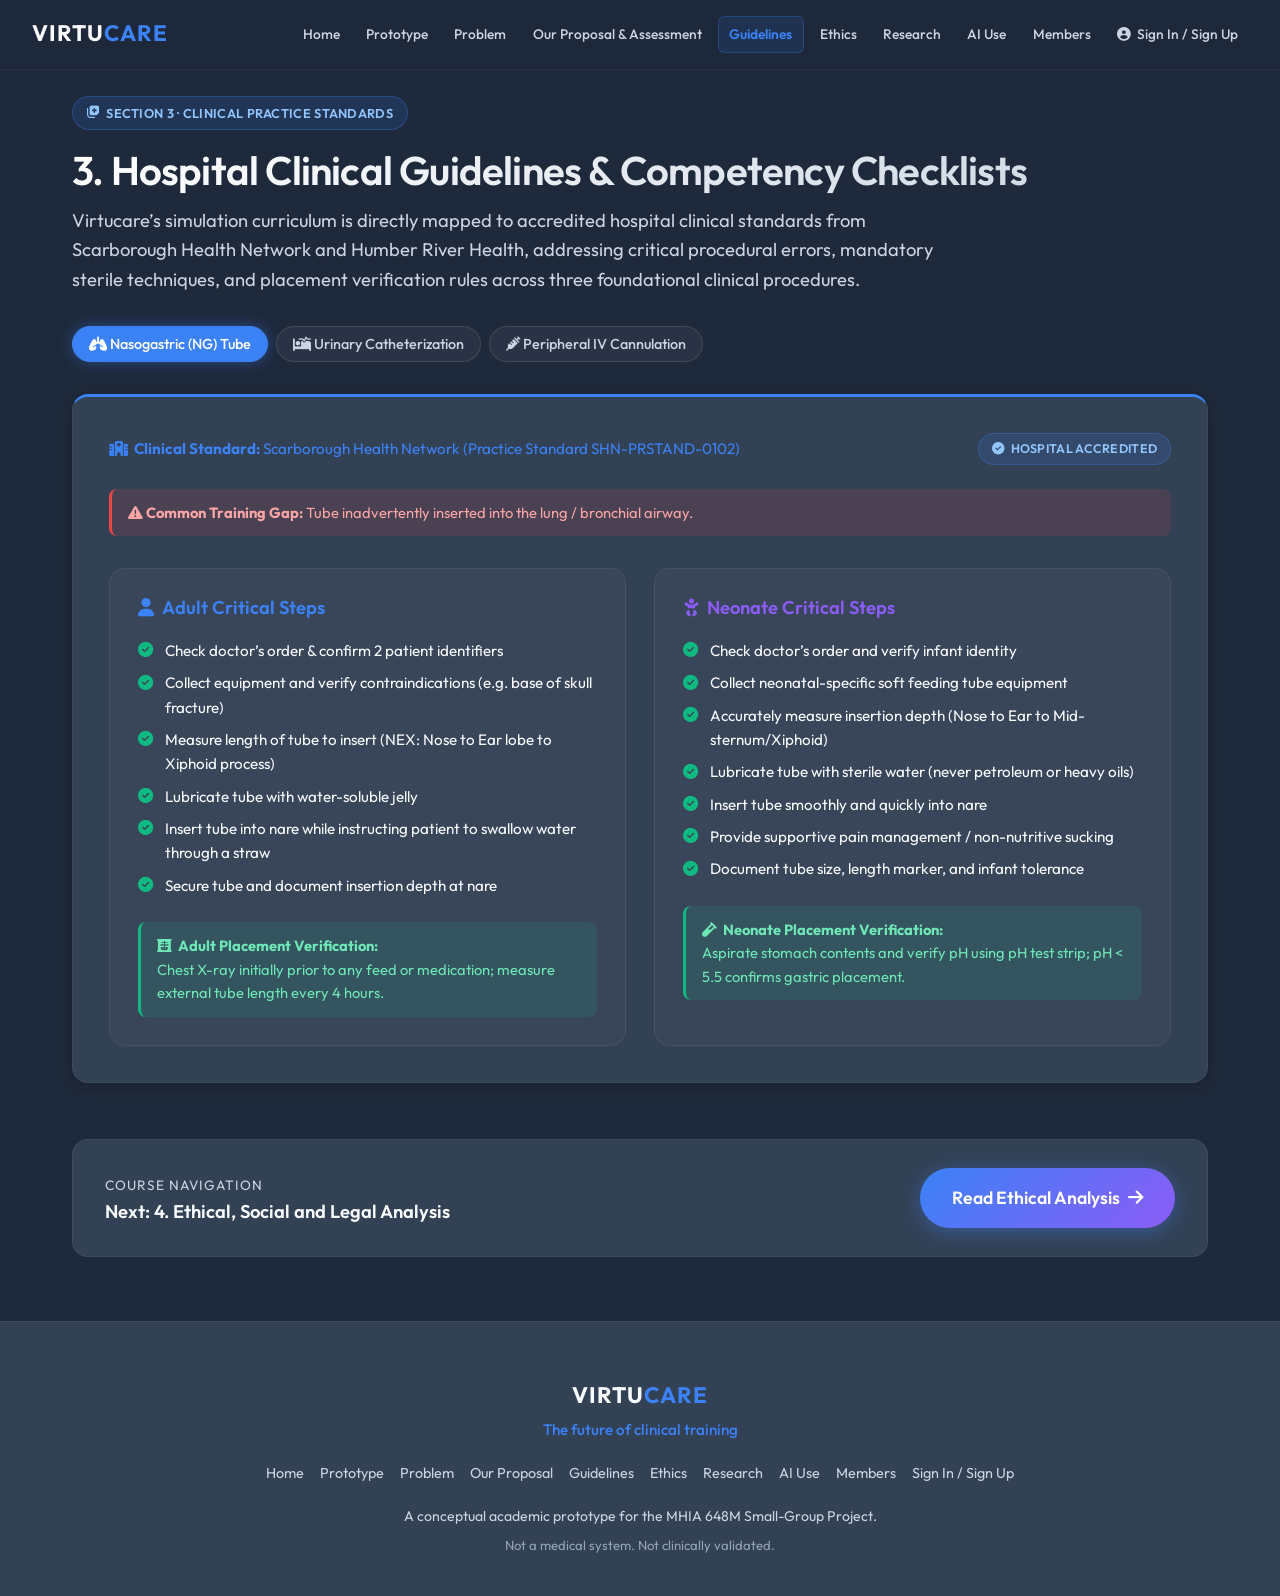
<file: pages/guidelines.html>
<!DOCTYPE html>
<html lang="en">
<head>
  <meta charset="utf-8">
  <meta name="viewport" content="width=device-width, initial-scale=1">
  <title>Clinical Guidelines | Virtucare</title>
  <meta name="description" content="Accredited hospital clinical practice standards and procedural competency checklists from Scarborough Health Network and Humber River Health.">
  <link href="https://fonts.googleapis.com/css2?family=Outfit:wght@300;400;500;600;700&display=swap" rel="stylesheet">
  <link rel="stylesheet" href="https://cdnjs.cloudflare.com/ajax/libs/font-awesome/6.4.0/css/all.min.css">
  <link rel="stylesheet" href="../assets/css/premium.css">
  <link rel="stylesheet" href="../assets/css/app.css">
  <link rel="icon" type="image/svg+xml" href="../assets/img/favicon.svg">
</head>
<body data-page="guidelines">
  <header id="site-header"></header>

  <main id="main">
    <div class="container section" style="padding-top: 6rem; min-height: 80vh;">
      <div style="margin-bottom: 2rem;">
        <span class="research-badge research-badge-blue" style="font-size: 0.8rem; padding: 0.35rem 0.85rem; margin-bottom: 1rem; display: inline-flex; align-items: center; gap: 0.4rem;">
          <i class="fas fa-notes-medical"></i> Section 3 · Clinical Practice Standards
        </span>
        <h1 style="font-size: 2.5rem; margin-bottom: 0.75rem;">3. Hospital Clinical Guidelines &amp; Competency Checklists</h1>
        <p class="lede" style="color: var(--text-muted); font-size: 1.15rem; max-width: 900px; line-height: 1.6;">
          Virtucare’s simulation curriculum is directly mapped to accredited hospital clinical standards from Scarborough Health Network and Humber River Health, addressing critical procedural errors, mandatory sterile techniques, and placement verification rules across three foundational clinical procedures.
        </p>
      </div>

      <!-- Guideline Tabs -->
      <div class="guideline-tabs" id="guidelines-tab-container" style="margin-bottom: 2rem;">
        <button type="button" class="guideline-tab active" data-target="pane-ngt"><i class="fas fa-lungs"></i> Nasogastric (NG) Tube</button>
        <button type="button" class="guideline-tab" data-target="pane-foley"><i class="fas fa-procedures"></i> Urinary Catheterization</button>
        <button type="button" class="guideline-tab" data-target="pane-iv"><i class="fas fa-syringe"></i> Peripheral IV Cannulation</button>
      </div>

      <!-- Tab 1: NGT -->
      <div id="pane-ngt" class="guideline-pane">
        <div class="card" style="border-top: 3px solid var(--primary); padding: 2.25rem;">
          <div style="display: flex; justify-content: space-between; align-items: center; flex-wrap: wrap; gap: 0.75rem; margin-bottom: 1.5rem;">
            <div style="font-size: 0.95rem; color: var(--primary);">
              <i class="fas fa-hospital" style="margin-right: 0.4rem;"></i><strong>Clinical Standard:</strong> Scarborough Health Network (Practice Standard SHN-PRSTAND-0102)
            </div>
            <span class="research-badge research-badge-blue"><i class="fas fa-check-circle"></i> Hospital Accredited</span>
          </div>

          <div class="guideline-badge-gap" style="margin-bottom: 2rem;">
            <strong><i class="fas fa-exclamation-triangle"></i> Common Training Gap:</strong> Tube inadvertently inserted into the lung / bronchial airway.
          </div>

          <div class="grid-2" style="gap: 1.75rem;">
            <div style="background: rgba(255,255,255,0.03); padding: 1.75rem; border-radius: var(--radius); border: 1px solid rgba(255,255,255,0.06);">
              <h4 style="color: var(--primary); margin-bottom: 1.25rem; font-size: 1.15rem;"><i class="fas fa-user" style="margin-right: 0.5rem;"></i>Adult Critical Steps</h4>
              <div class="checklist-item"><i class="fas fa-check-circle"></i><span>Check doctor’s order &amp; confirm 2 patient identifiers</span></div>
              <div class="checklist-item"><i class="fas fa-check-circle"></i><span>Collect equipment and verify contraindications (e.g. base of skull fracture)</span></div>
              <div class="checklist-item"><i class="fas fa-check-circle"></i><span>Measure length of tube to insert (NEX: Nose to Ear lobe to Xiphoid process)</span></div>
              <div class="checklist-item"><i class="fas fa-check-circle"></i><span>Lubricate tube with water-soluble jelly</span></div>
              <div class="checklist-item"><i class="fas fa-check-circle"></i><span>Insert tube into nare while instructing patient to swallow water through a straw</span></div>
              <div class="checklist-item"><i class="fas fa-check-circle"></i><span>Secure tube and document insertion depth at nare</span></div>
              <div class="guideline-badge-verify" style="margin-top: 1.5rem;">
                <strong><i class="fas fa-x-ray" style="margin-right: 0.4rem;"></i>Adult Placement Verification:</strong><br>
                Chest X-ray initially prior to any feed or medication; measure external tube length every 4 hours.
              </div>
            </div>

            <div style="background: rgba(255,255,255,0.03); padding: 1.75rem; border-radius: var(--radius); border: 1px solid rgba(255,255,255,0.06);">
              <h4 style="color: var(--secondary); margin-bottom: 1.25rem; font-size: 1.15rem;"><i class="fas fa-baby" style="margin-right: 0.5rem;"></i>Neonate Critical Steps</h4>
              <div class="checklist-item"><i class="fas fa-check-circle"></i><span>Check doctor’s order and verify infant identity</span></div>
              <div class="checklist-item"><i class="fas fa-check-circle"></i><span>Collect neonatal-specific soft feeding tube equipment</span></div>
              <div class="checklist-item"><i class="fas fa-check-circle"></i><span>Accurately measure insertion depth (Nose to Ear to Mid-sternum/Xiphoid)</span></div>
              <div class="checklist-item"><i class="fas fa-check-circle"></i><span>Lubricate tube with sterile water (never petroleum or heavy oils)</span></div>
              <div class="checklist-item"><i class="fas fa-check-circle"></i><span>Insert tube smoothly and quickly into nare</span></div>
              <div class="checklist-item"><i class="fas fa-check-circle"></i><span>Provide supportive pain management / non-nutritive sucking</span></div>
              <div class="checklist-item"><i class="fas fa-check-circle"></i><span>Document tube size, length marker, and infant tolerance</span></div>
              <div class="guideline-badge-verify" style="margin-top: 1.5rem;">
                <strong><i class="fas fa-vial" style="margin-right: 0.4rem;"></i>Neonate Placement Verification:</strong><br>
                Aspirate stomach contents and verify pH using pH test strip; pH &lt; 5.5 confirms gastric placement.
              </div>
            </div>
          </div>
        </div>
      </div>

      <!-- Tab 2: Foley -->
      <div id="pane-foley" class="guideline-pane" style="display: none;">
        <div class="card" style="border-top: 3px solid var(--primary); padding: 2.25rem;">
          <div style="display: flex; justify-content: space-between; align-items: center; flex-wrap: wrap; gap: 0.75rem; margin-bottom: 1.5rem;">
            <div style="font-size: 0.95rem; color: var(--primary);">
              <i class="fas fa-hospital" style="margin-right: 0.4rem;"></i><strong>Clinical Standard:</strong> Humber River Health (Reference No. 2734)
            </div>
            <span class="research-badge research-badge-blue"><i class="fas fa-check-circle"></i> Hospital Accredited</span>
          </div>

          <div class="guideline-badge-gap" style="margin-bottom: 2rem;">
            <strong><i class="fas fa-exclamation-triangle"></i> Common Training Gap:</strong> Inability to locate the urethra (in female patients); breaking sterility of sterile field; inflating balloon inside urethra.
          </div>

          <div style="background: rgba(255,255,255,0.03); padding: 1.75rem; border-radius: var(--radius); border: 1px solid rgba(255,255,255,0.06);">
            <h4 style="color: var(--primary); margin-bottom: 1.25rem; font-size: 1.15rem;"><i class="fas fa-clipboard-list" style="margin-right: 0.5rem;"></i>Critical Clinical Steps</h4>
            <div class="checklist-item"><i class="fas fa-check-circle"></i><span>Check doctor’s order &amp; clinical indication for catheterization</span></div>
            <div class="checklist-item"><i class="fas fa-check-circle"></i><span>Collect sterile catheter kit, gloves, and correct French size</span></div>
            <div class="checklist-item"><i class="fas fa-check-circle"></i><span>Maintain absolute strict sterile technique throughout setup and insertion</span></div>
            <div class="checklist-item"><i class="fas fa-check-circle"></i><span>Lubricate catheter tip with sterile lidocaine/water-soluble jelly</span></div>
            <div class="checklist-item"><i class="fas fa-check-circle"></i><span>Insert tube gently and advance until clear urine flow is observed</span></div>
            <div class="checklist-item"><i class="fas fa-check-circle"></i><span>Advance further to bifurcation before attaching syringe to inflate balloon with sterile water</span></div>
            <div class="checklist-item"><i class="fas fa-check-circle"></i><span>Do not exceed three attempts per patient encounter</span></div>
            <div class="checklist-item"><i class="fas fa-check-circle"></i><span>Document catheter type, size, balloon volume, and urine characteristics</span></div>
            <div class="checklist-item"><i class="fas fa-check-circle"></i><span>Must be clinically re-assessed every 24 hours to minimize CAUTI risk</span></div>
            <div class="guideline-badge-verify" style="margin-top: 1.5rem;">
              <strong><i class="fas fa-check-double" style="margin-right: 0.4rem;"></i>Placement Verification:</strong><br>
              Direct visualization of urine flow through catheter tubing into drainage bag; gentle pull back to resistance once balloon is inflated.
            </div>
          </div>
        </div>
      </div>

      <!-- Tab 3: PIV -->
      <div id="pane-iv" class="guideline-pane" style="display: none;">
        <div class="card" style="border-top: 3px solid var(--primary); padding: 2.25rem;">
          <div style="display: flex; justify-content: space-between; align-items: center; flex-wrap: wrap; gap: 0.75rem; margin-bottom: 1.5rem;">
            <div style="font-size: 0.95rem; color: var(--primary);">
              <i class="fas fa-hospital" style="margin-right: 0.4rem;"></i><strong>Clinical Standard:</strong> Humber River Health (Vascular Access Devices Policy)
            </div>
            <span class="research-badge research-badge-blue"><i class="fas fa-check-circle"></i> Hospital Accredited</span>
          </div>

          <div class="guideline-badge-gap" style="margin-bottom: 2rem;">
            <strong><i class="fas fa-exclamation-triangle"></i> Common Training Gap:</strong> Selecting wrong catheter gauge; missing vein on initial puncture; undetected interstitial extravasation.
          </div>

          <div style="background: rgba(255,255,255,0.03); padding: 1.75rem; border-radius: var(--radius); border: 1px solid rgba(255,255,255,0.06);">
            <h4 style="color: var(--primary); margin-bottom: 1.25rem; font-size: 1.15rem;"><i class="fas fa-clipboard-list" style="margin-right: 0.5rem;"></i>Critical Clinical Steps</h4>
            <div class="checklist-item"><i class="fas fa-check-circle"></i><span>Check doctor’s order, verify identity, and assess clinical need</span></div>
            <div class="checklist-item"><i class="fas fa-check-circle"></i><span>Select appropriate cannula gauge (e.g. 20G/22G for routine infusions)</span></div>
            <div class="checklist-item"><i class="fas fa-check-circle"></i><span>Apply tourniquet to engorge distal veins (start distal, save proximal veins)</span></div>
            <div class="checklist-item"><i class="fas fa-check-circle"></i><span>Disinfect site with 2% chlorhexidine in 70% alcohol and let air dry completely</span></div>
            <div class="checklist-item"><i class="fas fa-check-circle"></i><span>Anchor vein, insert needle bevel up at 15–30 degree angle until blood flashback</span></div>
            <div class="checklist-item"><i class="fas fa-check-circle"></i><span>Lower angle, advance plastic cannula over needle into vein, and release tourniquet</span></div>
            <div class="checklist-item"><i class="fas fa-check-circle"></i><span>Flush with sterile 0.9% saline to confirm free-flowing patency without swelling</span></div>
            <div class="checklist-item"><i class="fas fa-check-circle"></i><span>Secure cannula with sterile transparent Tegaderm dressing</span></div>
            <div class="checklist-item"><i class="fas fa-check-circle"></i><span>Limit to no more than 2 attempts per clinician</span></div>
            <div class="checklist-item"><i class="fas fa-check-circle"></i><span>Assess site every hour during continuous infusions for signs of phlebitis or infiltration</span></div>
            <div class="guideline-badge-verify" style="margin-top: 1.5rem;">
              <strong><i class="fas fa-check-double" style="margin-right: 0.4rem;"></i>Placement Verification:</strong><br>
              Immediate visualization of blood flashback in flash chamber; smooth saline flush with zero resistance, pain, or blanching tissue swelling.
            </div>
          </div>
        </div>
      </div>

      <!-- Navigation to Next Section -->
      <div style="margin-top: 3.5rem; display: flex; justify-content: space-between; align-items: center; flex-wrap: wrap; gap: 1rem; padding: 1.75rem 2rem; background: var(--surface-color); border: 1px solid rgba(255,255,255,0.06); border-radius: var(--radius);">
        <div>
          <span style="font-size: 0.85rem; color: var(--text-muted); text-transform: uppercase; letter-spacing: 1px;">Course Navigation</span>
          <h4 style="margin: 0.25rem 0 0 0; font-size: 1.15rem;">Next: 4. Ethical, Social and Legal Analysis</h4>
        </div>
        <a href="ethics.html" class="btn btn-primary" style="display: inline-flex; align-items: center; gap: 0.5rem;">
          Read Ethical Analysis <i class="fas fa-arrow-right"></i>
        </a>
      </div>
    </div>
  </main>

  <footer id="site-footer"></footer>
  <script src="../assets/js/main.js"></script>
  <script>
    (function(){
      var tabBtns = document.querySelectorAll('#guidelines-tab-container .guideline-tab');
      var panes = document.querySelectorAll('.guideline-pane');
      tabBtns.forEach(function(btn){
        btn.addEventListener('click', function(){
          tabBtns.forEach(function(b){ b.classList.remove('active'); });
          panes.forEach(function(p){ p.style.display = 'none'; });
          btn.classList.add('active');
          var targetId = btn.getAttribute('data-target');
          var target = document.getElementById(targetId);
          if(target) target.style.display = 'block';
        });
      });
    })();
  </script>
</body>
</html>
</file>
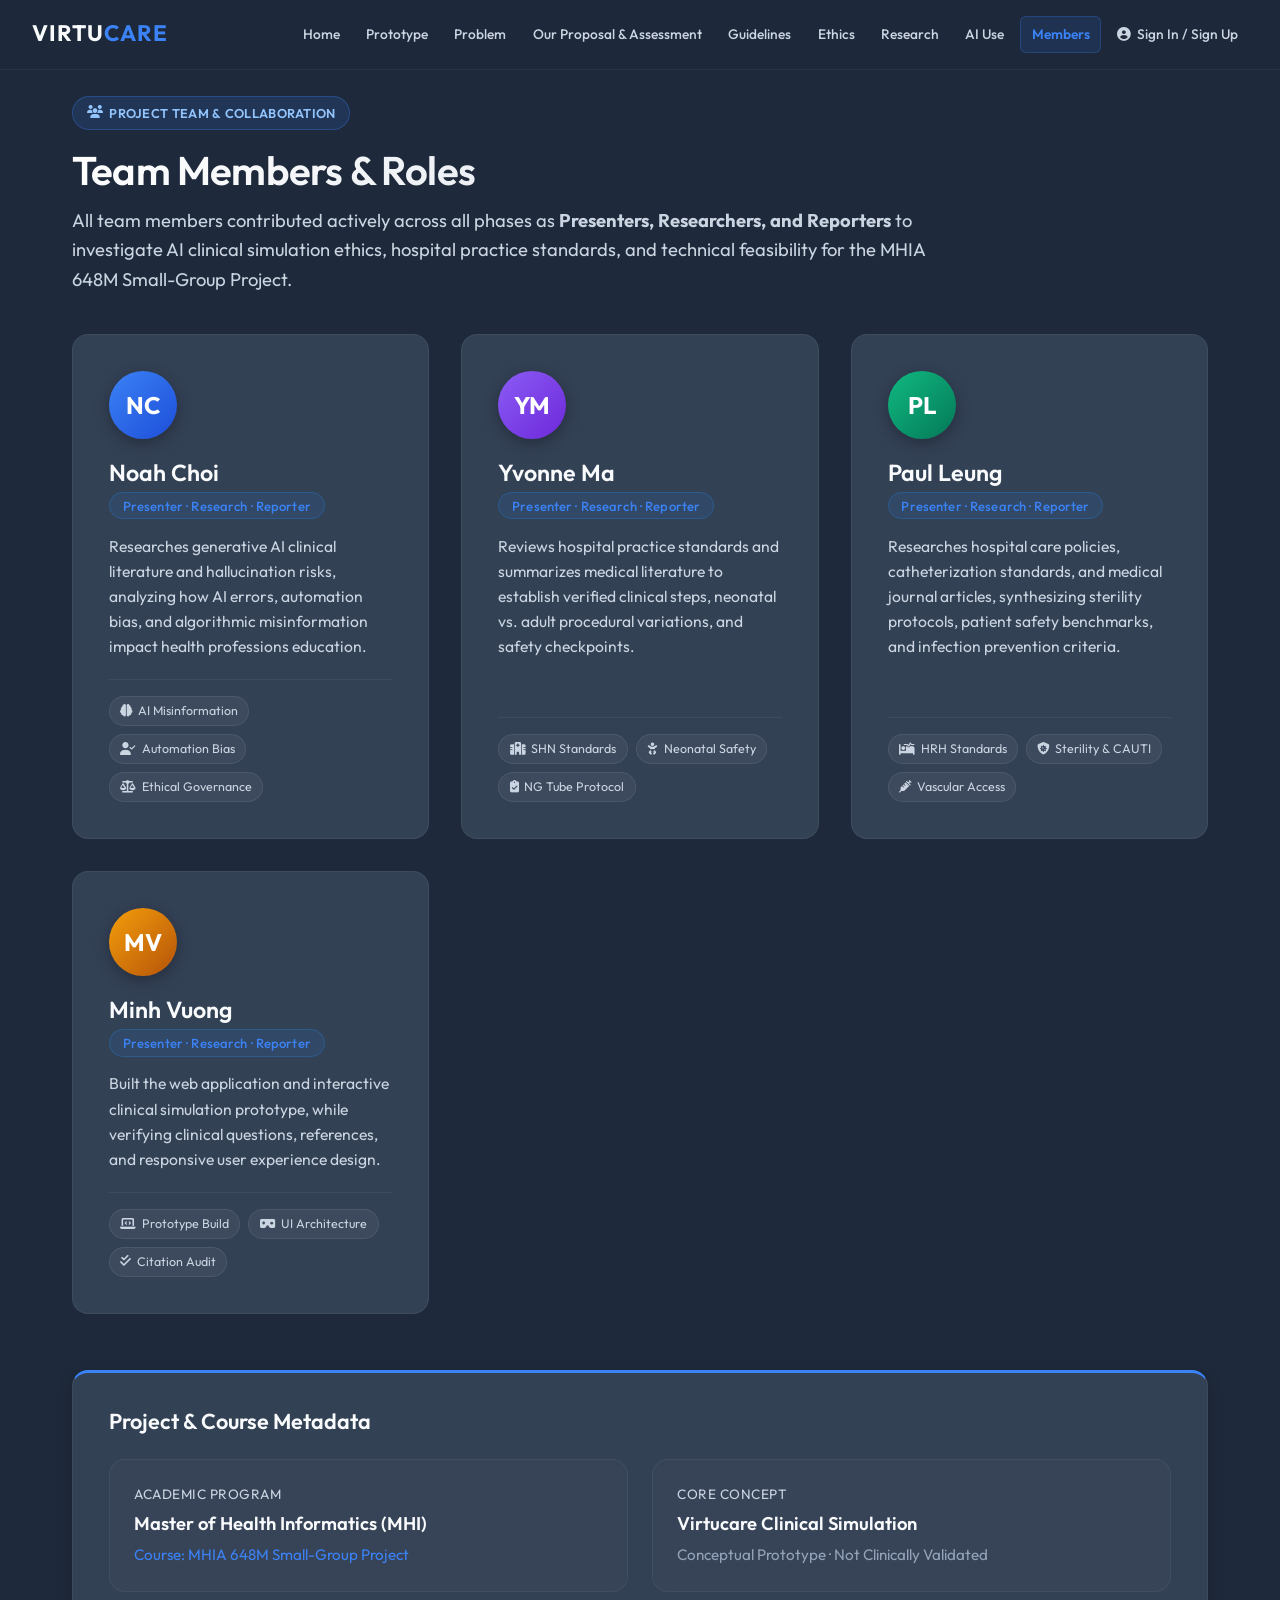
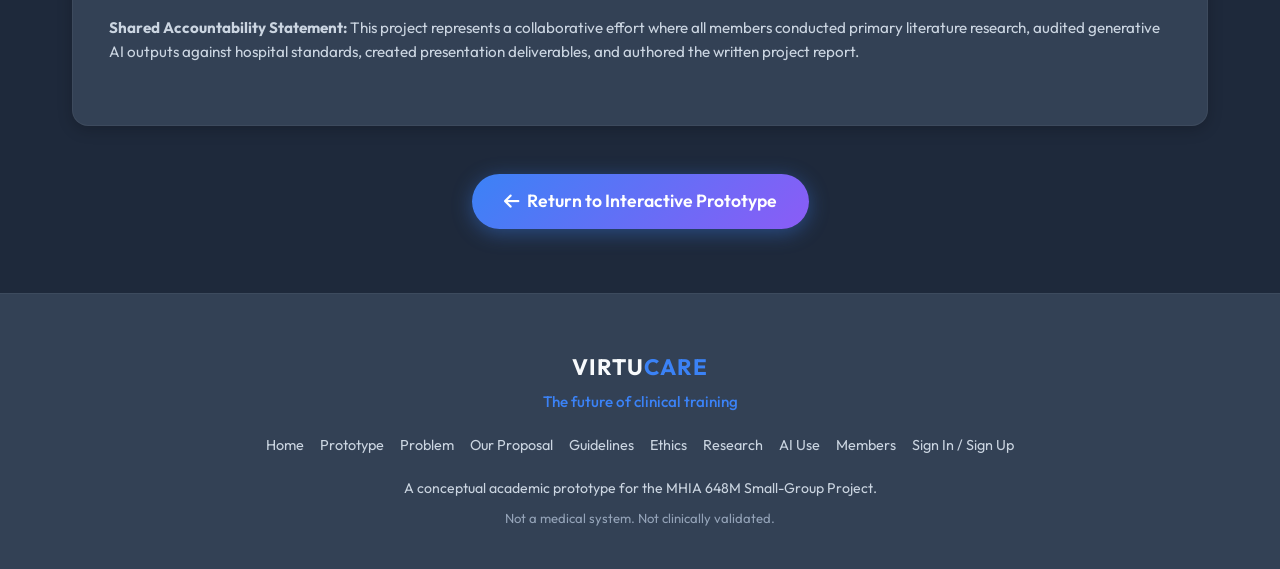
<file: pages/members.html>
<!DOCTYPE html>
<html lang="en">
<head>
  <meta charset="utf-8">
  <meta name="viewport" content="width=device-width, initial-scale=1">
  <title>Team Members & Roles | Virtucare</title>
  <meta name="description" content="Meet the Virtucare project team and learn about each member's contributions and research roles.">
  <link href="https://fonts.googleapis.com/css2?family=Outfit:wght@300;400;500;600;700&display=swap" rel="stylesheet">
  <link rel="stylesheet" href="https://cdnjs.cloudflare.com/ajax/libs/font-awesome/6.4.0/css/all.min.css">
  <link rel="stylesheet" href="../assets/css/premium.css">
  <link rel="stylesheet" href="../assets/css/app.css">
  <link rel="icon" type="image/svg+xml" href="../assets/img/favicon.svg">
  <style>
    .member-profile-card {
      background: var(--surface-color);
      border: 1px solid rgba(255,255,255,0.06);
      border-radius: var(--radius);
      padding: 2.25rem;
      display: flex;
      flex-direction: column;
      transition: var(--transition);
      position: relative;
      overflow: hidden;
    }
    .member-profile-card:hover {
      border-color: rgba(59, 130, 246, 0.35);
      transform: translateY(-4px);
      box-shadow: 0 12px 30px rgba(0,0,0,0.3);
    }
    .member-avatar {
      width: 68px;
      height: 68px;
      border-radius: 50%;
      display: flex;
      align-items: center;
      justify-content: center;
      font-size: 1.5rem;
      font-weight: 700;
      color: #fff;
      margin-bottom: 1.25rem;
      box-shadow: 0 4px 15px rgba(0,0,0,0.3);
    }
    .avatar-noah { background: linear-gradient(135deg, #3b82f6, #1d4ed8); }
    .avatar-yvonne { background: linear-gradient(135deg, #8b5cf6, #6d28d9); }
    .avatar-paul { background: linear-gradient(135deg, #10b981, #047857); }
    .avatar-minh { background: linear-gradient(135deg, #f59e0b, #b45309); }
    .contribution-pill {
      display: inline-flex;
      align-items: center;
      gap: 0.35rem;
      font-size: 0.78rem;
      padding: 0.25rem 0.65rem;
      border-radius: 99px;
      background: rgba(255,255,255,0.05);
      color: var(--text-muted);
      border: 1px solid rgba(255,255,255,0.08);
    }
  </style>
</head>
<body data-page="members">
  <header id="site-header"></header>

  <main id="main">
    <div class="container section" style="padding-top: 6rem; min-height: 80vh;">
      <div style="margin-bottom: 2.5rem;">
        <span class="research-badge research-badge-blue" style="font-size: 0.8rem; padding: 0.35rem 0.85rem; margin-bottom: 1rem; display: inline-flex; align-items: center; gap: 0.4rem;">
          <i class="fas fa-users"></i> Project Team &amp; Collaboration
        </span>
        <h1 style="font-size: 2.5rem; margin-bottom: 0.75rem;">Team Members &amp; Roles</h1>
        <p class="lede" style="color: var(--text-muted); font-size: 1.15rem; max-width: 900px; line-height: 1.6;">
          All team members contributed actively across all phases as <strong>Presenters, Researchers, and Reporters</strong> to investigate AI clinical simulation ethics, hospital practice standards, and technical feasibility for the MHIA 648M Small-Group Project.
        </p>
      </div>

      <!-- Team Members Grid -->
      <div class="grid-2" style="gap: 2rem; margin-bottom: 3.5rem;">
        
        <!-- Noah Choi -->
        <div class="member-profile-card">
          <div class="member-avatar avatar-noah">NC</div>
          <h3 style="font-size: 1.45rem; margin: 0 0 0.35rem 0; color: var(--text-main);">Noah Choi</h3>
          <div style="margin-bottom: 1rem;">
            <span class="member-role" style="font-size: 0.82rem; padding: 0.3rem 0.8rem;">Presenter · Research · Reporter</span>
          </div>
          <p style="color: var(--text-muted); font-size: 0.98rem; line-height: 1.6; margin-bottom: 1.25rem; flex-grow: 1;">
            Researches generative AI clinical literature and hallucination risks, analyzing how AI errors, automation bias, and algorithmic misinformation impact health professions education.
          </p>
          <div style="display: flex; flex-wrap: wrap; gap: 0.5rem; padding-top: 1rem; border-top: 1px solid rgba(255,255,255,0.06);">
            <span class="contribution-pill"><i class="fas fa-brain"></i> AI Misinformation</span>
            <span class="contribution-pill"><i class="fas fa-user-check"></i> Automation Bias</span>
            <span class="contribution-pill"><i class="fas fa-balance-scale"></i> Ethical Governance</span>
          </div>
        </div>

        <!-- Yvonne Ma -->
        <div class="member-profile-card">
          <div class="member-avatar avatar-yvonne">YM</div>
          <h3 style="font-size: 1.45rem; margin: 0 0 0.35rem 0; color: var(--text-main);">Yvonne Ma</h3>
          <div style="margin-bottom: 1rem;">
            <span class="member-role" style="font-size: 0.82rem; padding: 0.3rem 0.8rem;">Presenter · Research · Reporter</span>
          </div>
          <p style="color: var(--text-muted); font-size: 0.98rem; line-height: 1.6; margin-bottom: 1.25rem; flex-grow: 1;">
            Reviews hospital practice standards and summarizes medical literature to establish verified clinical steps, neonatal vs. adult procedural variations, and safety checkpoints.
          </p>
          <div style="display: flex; flex-wrap: wrap; gap: 0.5rem; padding-top: 1rem; border-top: 1px solid rgba(255,255,255,0.06);">
            <span class="contribution-pill"><i class="fas fa-hospital"></i> SHN Standards</span>
            <span class="contribution-pill"><i class="fas fa-baby"></i> Neonatal Safety</span>
            <span class="contribution-pill"><i class="fas fa-clipboard-check"></i> NG Tube Protocol</span>
          </div>
        </div>

        <!-- Paul Leung -->
        <div class="member-profile-card">
          <div class="member-avatar avatar-paul">PL</div>
          <h3 style="font-size: 1.45rem; margin: 0 0 0.35rem 0; color: var(--text-main);">Paul Leung</h3>
          <div style="margin-bottom: 1rem;">
            <span class="member-role" style="font-size: 0.82rem; padding: 0.3rem 0.8rem;">Presenter · Research · Reporter</span>
          </div>
          <p style="color: var(--text-muted); font-size: 0.98rem; line-height: 1.6; margin-bottom: 1.25rem; flex-grow: 1;">
            Researches hospital care policies, catheterization standards, and medical journal articles, synthesizing sterility protocols, patient safety benchmarks, and infection prevention criteria.
          </p>
          <div style="display: flex; flex-wrap: wrap; gap: 0.5rem; padding-top: 1rem; border-top: 1px solid rgba(255,255,255,0.06);">
            <span class="contribution-pill"><i class="fas fa-procedures"></i> HRH Standards</span>
            <span class="contribution-pill"><i class="fas fa-shield-virus"></i> Sterility &amp; CAUTI</span>
            <span class="contribution-pill"><i class="fas fa-syringe"></i> Vascular Access</span>
          </div>
        </div>

        <!-- Minh Vuong -->
        <div class="member-profile-card">
          <div class="member-avatar avatar-minh">MV</div>
          <h3 style="font-size: 1.45rem; margin: 0 0 0.35rem 0; color: var(--text-main);">Minh Vuong</h3>
          <div style="margin-bottom: 1rem;">
            <span class="member-role" style="font-size: 0.82rem; padding: 0.3rem 0.8rem;">Presenter · Research · Reporter</span>
          </div>
          <p style="color: var(--text-muted); font-size: 0.98rem; line-height: 1.6; margin-bottom: 1.25rem; flex-grow: 1;">
            Built the web application and interactive clinical simulation prototype, while verifying clinical questions, references, and responsive user experience design.
          </p>
          <div style="display: flex; flex-wrap: wrap; gap: 0.5rem; padding-top: 1rem; border-top: 1px solid rgba(255,255,255,0.06);">
            <span class="contribution-pill"><i class="fas fa-laptop-code"></i> Prototype Build</span>
            <span class="contribution-pill"><i class="fas fa-vr-cardboard"></i> UI Architecture</span>
            <span class="contribution-pill"><i class="fas fa-check-double"></i> Citation Audit</span>
          </div>
        </div>

      </div>

      <!-- Academic Project Details Card -->
      <div class="card" style="border-top: 3px solid var(--primary); padding: 2.25rem;">
        <h3 style="margin-bottom: 0.75rem; font-size: 1.35rem;">Project &amp; Course Metadata</h3>
        <div class="grid-2" style="gap: 1.5rem; margin-top: 1.5rem;">
          <div style="background: rgba(255,255,255,0.02); padding: 1.5rem; border-radius: var(--radius); border: 1px solid rgba(255,255,255,0.05);">
            <div style="font-size: 0.85rem; color: var(--text-muted); text-transform: uppercase; letter-spacing: 0.5px;">Academic Program</div>
            <div style="font-size: 1.15rem; font-weight: 600; color: var(--text-main); margin-top: 0.25rem;">Master of Health Informatics (MHI)</div>
            <div style="font-size: 0.95rem; color: var(--primary); margin-top: 0.25rem;">Course: MHIA 648M Small-Group Project</div>
          </div>
          <div style="background: rgba(255,255,255,0.02); padding: 1.5rem; border-radius: var(--radius); border: 1px solid rgba(255,255,255,0.05);">
            <div style="font-size: 0.85rem; color: var(--text-muted); text-transform: uppercase; letter-spacing: 0.5px;">Core Concept</div>
            <div style="font-size: 1.15rem; font-weight: 600; color: var(--text-main); margin-top: 0.25rem;">Virtucare Clinical Simulation</div>
            <div style="font-size: 0.95rem; color: #94a3b8; margin-top: 0.25rem;">Conceptual Prototype · Not Clinically Validated</div>
          </div>
        </div>
        <p style="margin-top: 1.5rem; font-size: 0.95rem; color: var(--text-muted); line-height: 1.6;">
          <strong>Shared Accountability Statement:</strong> This project represents a collaborative effort where all members conducted primary literature research, audited generative AI outputs against hospital standards, created presentation deliverables, and authored the written project report.
        </p>
      </div>

      <!-- Quick Back to Prototype -->
      <div style="margin-top: 3rem; text-align: center;">
        <a href="../index.html" class="btn btn-primary" style="display: inline-flex; align-items: center; gap: 0.5rem; padding: 0.85rem 2rem;">
          <i class="fas fa-arrow-left"></i> Return to Interactive Prototype
        </a>
      </div>
    </div>
  </main>

  <footer id="site-footer"></footer>
  <script src="../assets/js/main.js"></script>
</body>
</html>
</file>
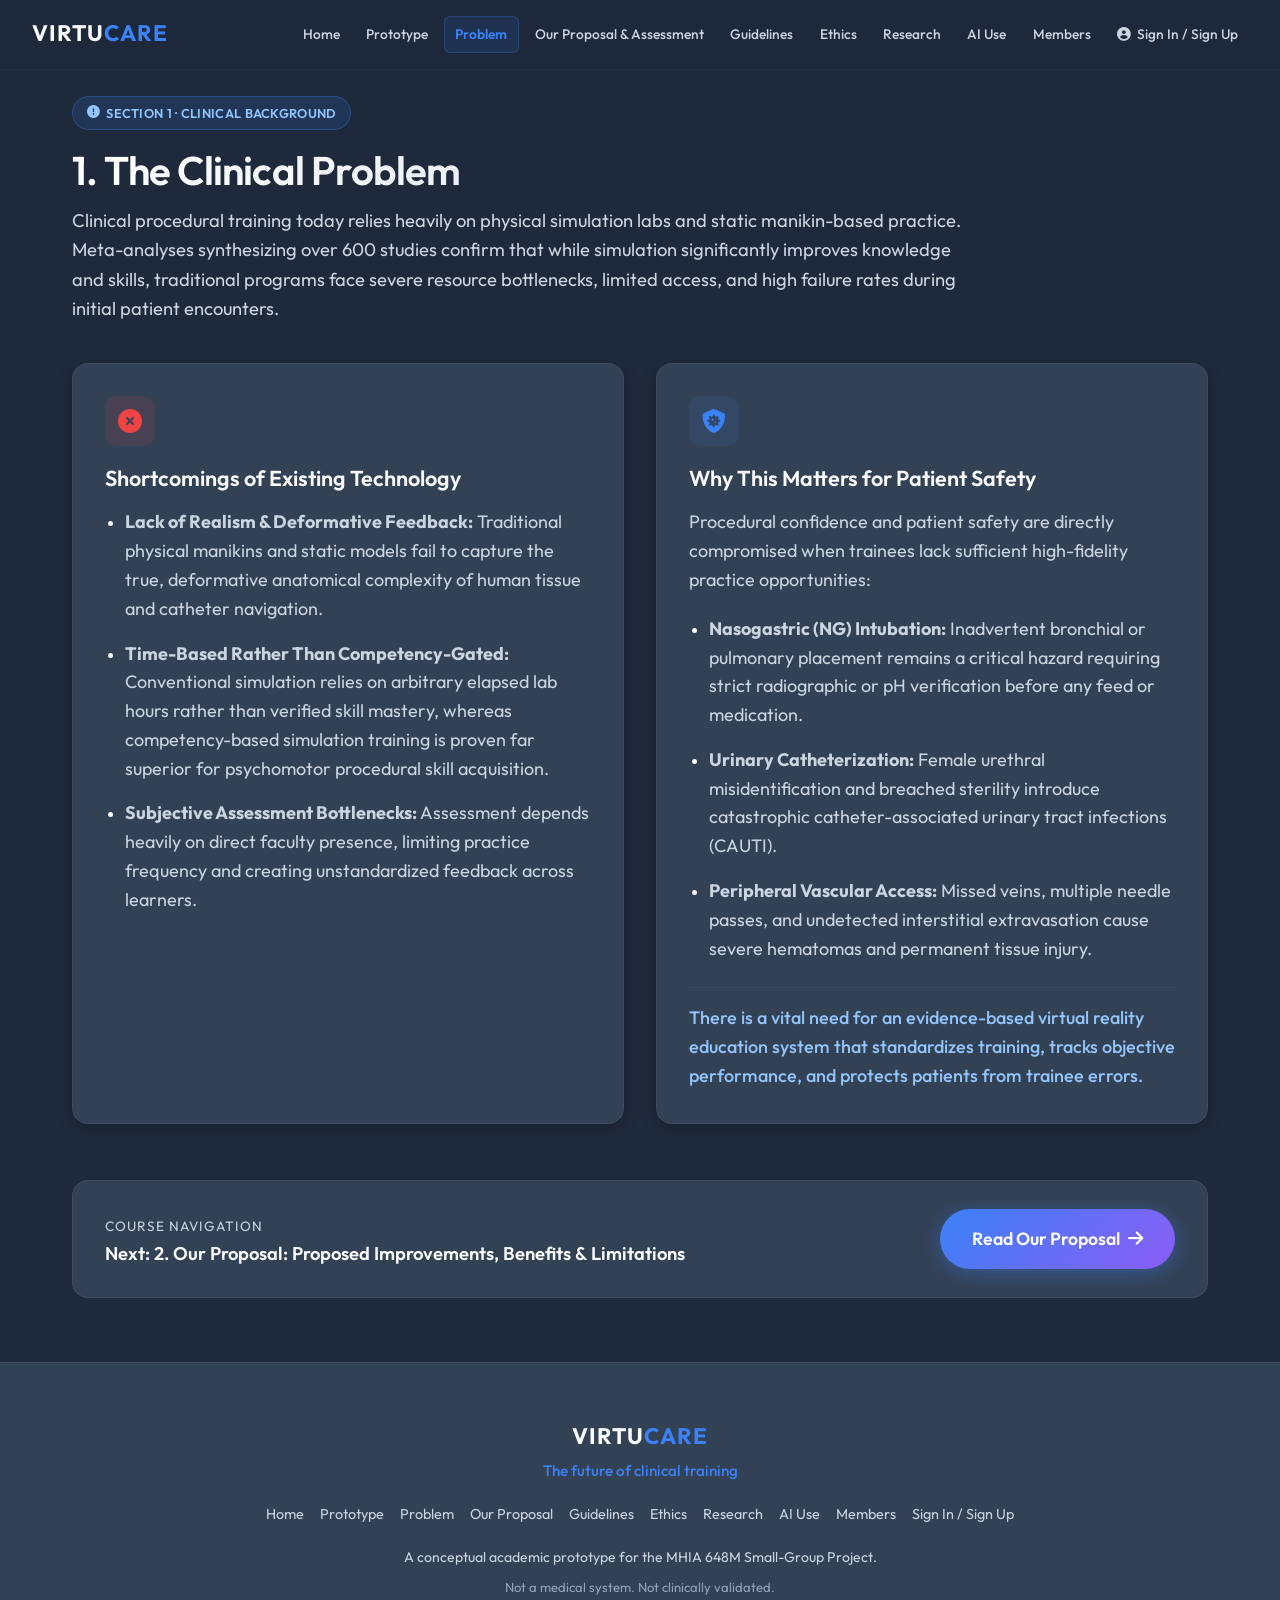
<file: pages/problem.html>
<!DOCTYPE html>
<html lang="en">
<head>
  <meta charset="utf-8">
  <meta name="viewport" content="width=device-width, initial-scale=1">
  <title>The Clinical Problem | Virtucare</title>
  <meta name="description" content="Procedural training bottlenecks, safety hazards, and the clinical simulation dilemma in healthcare education.">
  <link href="https://fonts.googleapis.com/css2?family=Outfit:wght@300;400;500;600;700&display=swap" rel="stylesheet">
  <link rel="stylesheet" href="https://cdnjs.cloudflare.com/ajax/libs/font-awesome/6.4.0/css/all.min.css">
  <link rel="stylesheet" href="../assets/css/premium.css">
  <link rel="stylesheet" href="../assets/css/app.css">
  <link rel="icon" type="image/svg+xml" href="../assets/img/favicon.svg">
</head>
<body data-page="problem">
  <header id="site-header"></header>

  <main id="main">
    <div class="container section" style="padding-top: 6rem; min-height: 80vh;">
      <div style="margin-bottom: 2rem;">
        <span class="research-badge research-badge-blue" style="font-size: 0.8rem; padding: 0.35rem 0.85rem; margin-bottom: 1rem; display: inline-flex; align-items: center; gap: 0.4rem;">
          <i class="fas fa-exclamation-circle"></i> Section 1 · Clinical Background
        </span>
        <h1 style="font-size: 2.5rem; margin-bottom: 0.75rem;">1. The Clinical Problem</h1>
        <p class="lede" style="color: var(--text-muted); font-size: 1.15rem; max-width: 900px; line-height: 1.6;">
          Clinical procedural training today relies heavily on physical simulation labs and static manikin-based practice. Meta-analyses synthesizing over 600 studies confirm that while simulation significantly improves knowledge and skills, traditional programs face severe resource bottlenecks, limited access, and high failure rates during initial patient encounters.
        </p>
      </div>

      <div class="grid-2" style="margin-top: 2.5rem; gap: 2rem;">
        <div class="card" style="padding: 2rem;">
          <div class="card-icon" style="color: var(--danger); background: rgba(239, 68, 68, 0.1); margin-bottom: 1.25rem;">
            <i class="fas fa-times-circle"></i>
          </div>
          <h3 style="font-size: 1.35rem; margin-bottom: 1rem;">Shortcomings of Existing Technology</h3>
          <ul style="padding-left: 1.25rem; display: flex; flex-direction: column; gap: 1rem;">
            <li>
              <p style="margin: 0;"><strong>Lack of Realism &amp; Deformative Feedback:</strong> Traditional physical manikins and static models fail to capture the true, deformative anatomical complexity of human tissue and catheter navigation.</p>
            </li>
            <li>
              <p style="margin: 0;"><strong>Time-Based Rather Than Competency-Gated:</strong> Conventional simulation relies on arbitrary elapsed lab hours rather than verified skill mastery, whereas competency-based simulation training is proven far superior for psychomotor procedural skill acquisition.</p>
            </li>
            <li>
              <p style="margin: 0;"><strong>Subjective Assessment Bottlenecks:</strong> Assessment depends heavily on direct faculty presence, limiting practice frequency and creating unstandardized feedback across learners.</p>
            </li>
          </ul>
        </div>

        <div class="card" style="padding: 2rem;">
          <div class="card-icon" style="color: var(--primary); background: rgba(59, 130, 246, 0.1); margin-bottom: 1.25rem;">
            <i class="fas fa-shield-virus"></i>
          </div>
          <h3 style="font-size: 1.35rem; margin-bottom: 1rem;">Why This Matters for Patient Safety</h3>
          <p style="color: var(--text-muted); margin-bottom: 1.25rem;">
            Procedural confidence and patient safety are directly compromised when trainees lack sufficient high-fidelity practice opportunities:
          </p>
          <ul style="padding-left: 1.25rem; display: flex; flex-direction: column; gap: 1rem; margin-bottom: 1.5rem;">
            <li>
              <p style="margin: 0;"><strong>Nasogastric (NG) Intubation:</strong> Inadvertent bronchial or pulmonary placement remains a critical hazard requiring strict radiographic or pH verification before any feed or medication.</p>
            </li>
            <li>
              <p style="margin: 0;"><strong>Urinary Catheterization:</strong> Female urethral misidentification and breached sterility introduce catastrophic catheter-associated urinary tract infections (CAUTI).</p>
            </li>
            <li>
              <p style="margin: 0;"><strong>Peripheral Vascular Access:</strong> Missed veins, multiple needle passes, and undetected interstitial extravasation cause severe hematomas and permanent tissue injury.</p>
            </li>
          </ul>
          <p style="margin: 0; padding-top: 1rem; border-top: 1px solid rgba(255,255,255,0.06); font-weight: 500; color: #93c5fd;">
            There is a vital need for an evidence-based virtual reality education system that standardizes training, tracks objective performance, and protects patients from trainee errors.
          </p>
        </div>
      </div>

      <!-- Navigation to Next Section -->
      <div style="margin-top: 3.5rem; display: flex; justify-content: space-between; align-items: center; flex-wrap: wrap; gap: 1rem; padding: 1.75rem 2rem; background: var(--surface-color); border: 1px solid rgba(255,255,255,0.06); border-radius: var(--radius);">
        <div>
          <span style="font-size: 0.85rem; color: var(--text-muted); text-transform: uppercase; letter-spacing: 1px;">Course Navigation</span>
          <h4 style="margin: 0.25rem 0 0 0; font-size: 1.15rem;">Next: 2. Our Proposal: Proposed Improvements, Benefits &amp; Limitations</h4>
        </div>
        <a href="benefits-limitations.html" class="btn btn-primary" style="display: inline-flex; align-items: center; gap: 0.5rem;">
          Read Our Proposal <i class="fas fa-arrow-right"></i>
        </a>
      </div>
    </div>
  </main>

  <footer id="site-footer"></footer>
  <script src="../assets/js/main.js"></script>
</body>
</html>
</file>
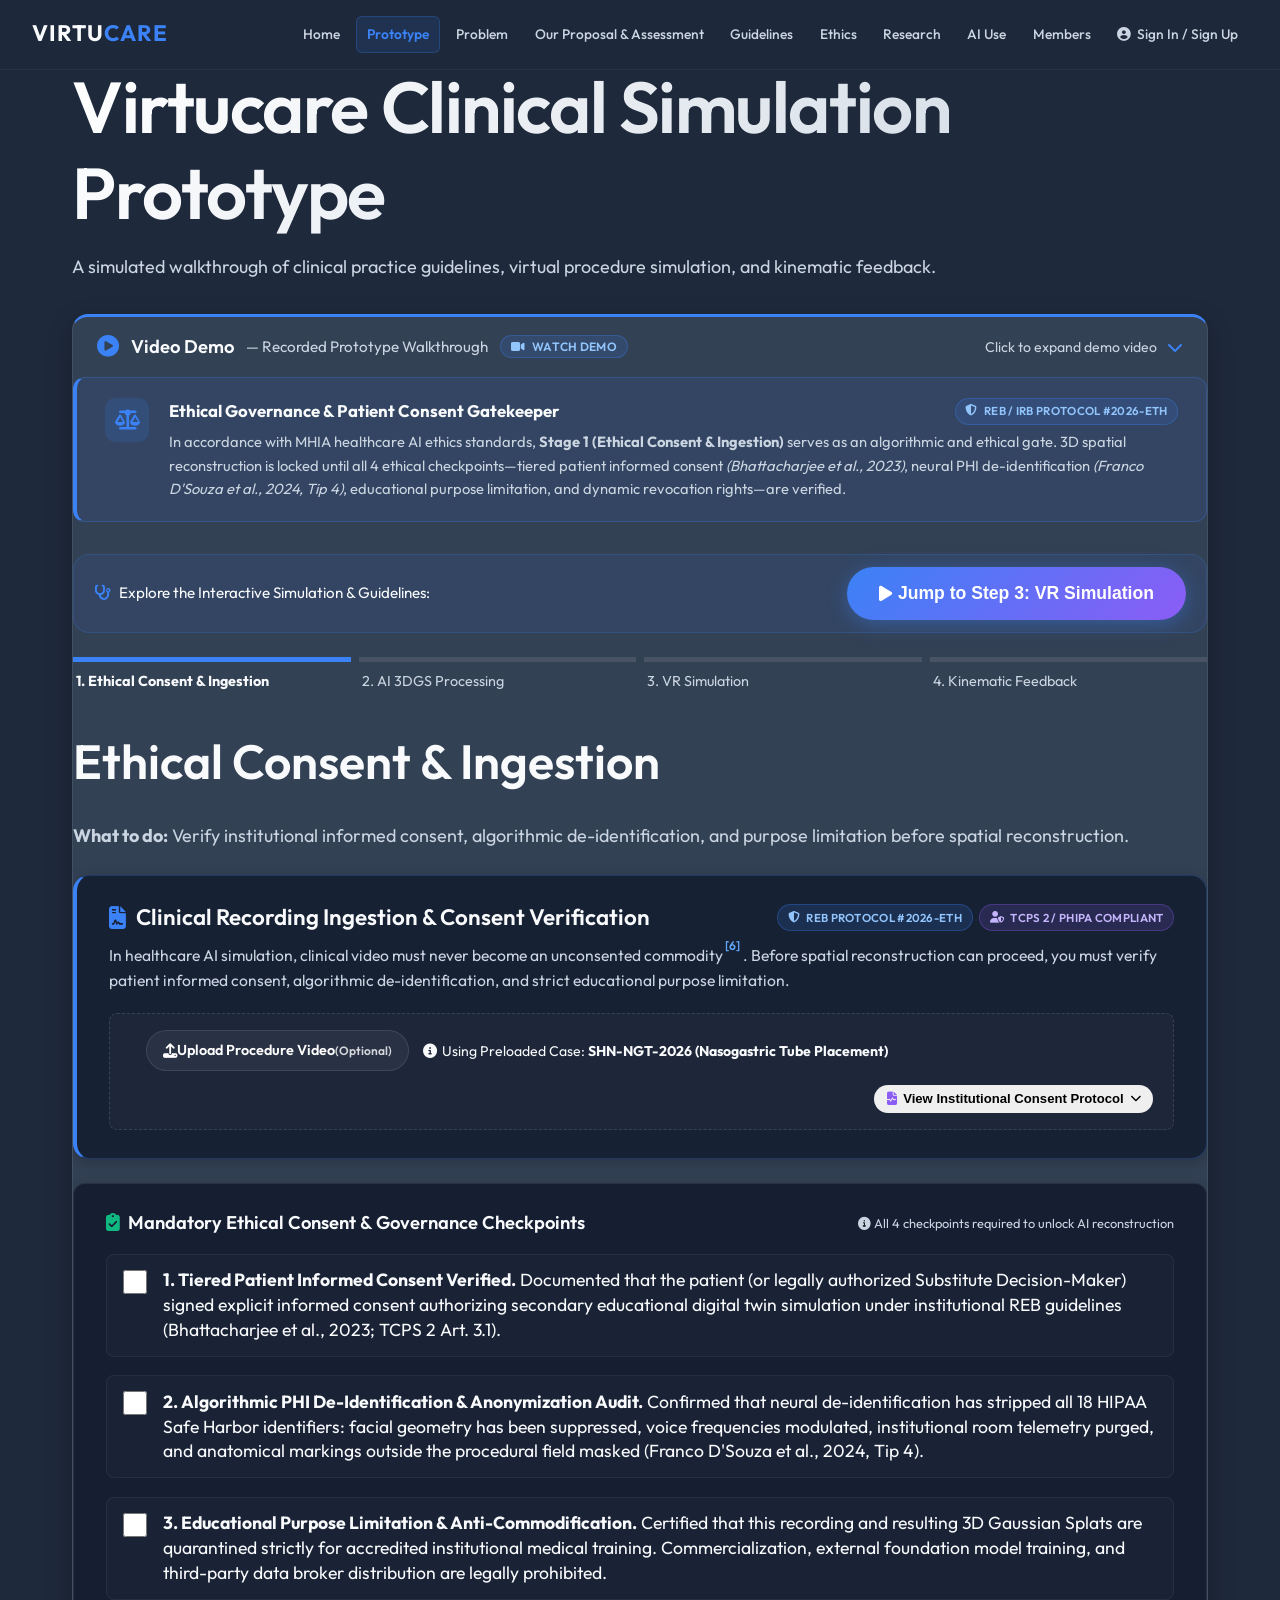
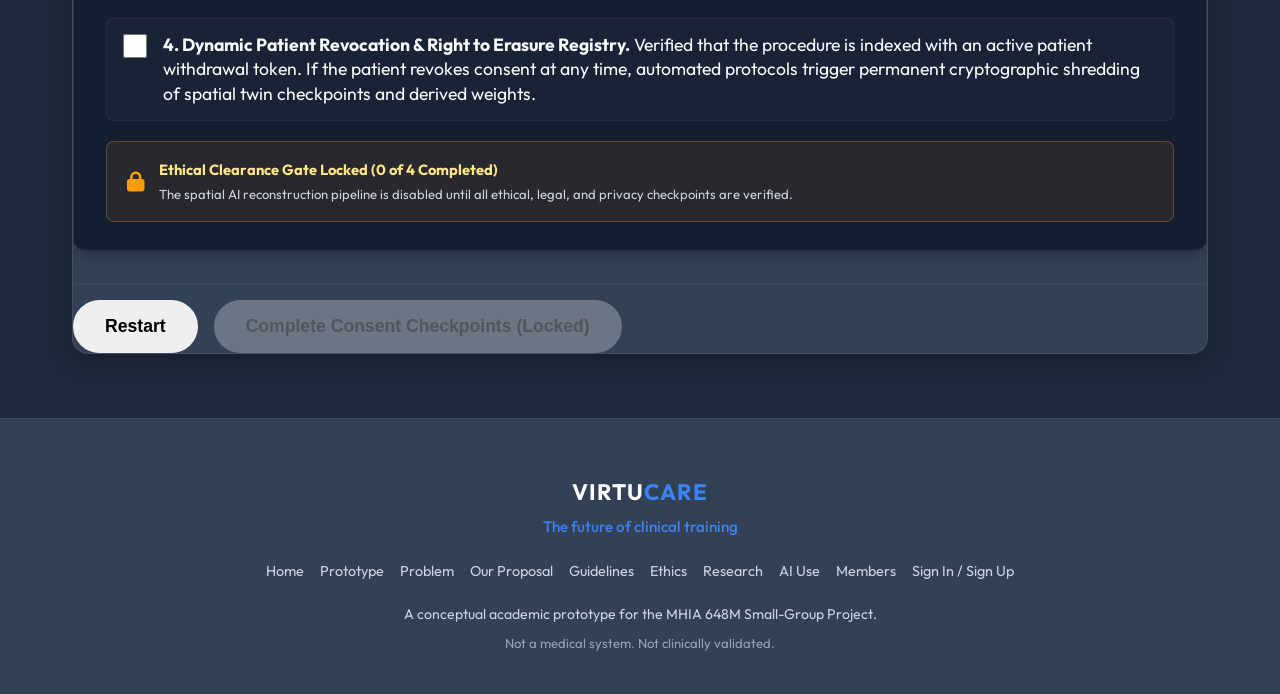
<file: pages/prototype.html>
<!DOCTYPE html>
<html lang="en">
<head>
<meta charset="utf-8">
<meta name="viewport" content="width=device-width, initial-scale=1">
<title>Prototype | Virtucare - The Future of Clinical Training</title>
<meta name="description" content="Virtucare - The future of clinical training: a conceptual AI-assisted clinical simulation prototype.">
<link href="https://fonts.googleapis.com/css2?family=Outfit:wght@300;400;500;600;700&display=swap" rel="stylesheet">
<link rel="stylesheet" href="https://cdnjs.cloudflare.com/ajax/libs/font-awesome/6.4.0/css/all.min.css">
<link rel="stylesheet" href="../assets/css/premium.css">
<link rel="stylesheet" href="../assets/css/app.css">
<link rel="icon" type="image/svg+xml" href="../assets/img/favicon.svg">
</head>
<body data-mode="app" data-page="prototype">
<header id="site-header"></header>
<main id="main">
  <div class="container section" style="padding-top: 4rem;">
    <h1>Virtucare Clinical Simulation Prototype</h1>
    <p class="muted" style="margin-bottom: 2rem;">A simulated walkthrough of clinical practice guidelines, virtual procedure simulation, and kinematic feedback.</p>

    <!-- Collapsible Video Demo Dropdown (Saves space until clicked) -->
    <div class="video-demo-dropdown" id="video-demo-dropdown">
      <button type="button" class="video-toggle-btn" id="video-toggle-btn" aria-expanded="false" aria-controls="video-pane">
        <div class="video-toggle-left">
          <i class="fas fa-play-circle" style="color: var(--primary); font-size: 1.35rem;"></i>
          <h2>Video Demo <span style="font-size: 0.95rem; font-weight: 400; color: var(--text-muted); margin-left: 0.25rem;">— Recorded Prototype Walkthrough</span></h2>
          <span class="research-badge research-badge-blue" style="font-size: 0.75rem; padding: 0.2rem 0.65rem;">
            <i class="fas fa-video"></i> Watch Demo
          </span>
        </div>
        <div class="video-toggle-right">
          <span class="video-toggle-hint">Click to expand demo video</span>
          <i class="fas fa-chevron-down video-toggle-arrow"></i>
        </div>
      </button>

      <div class="video-pane" id="video-pane">
        <p class="muted" style="margin: 0 0 1.25rem 0; font-size: 0.92rem;">
          Recorded demonstration of the Virtucare prototype flow, clinical practice guidelines, and virtual procedure simulation.
        </p>
        <div class="video-container" style="position: relative; width: 100%; border-radius: 12px; overflow: hidden; background: #000; box-shadow: 0 8px 24px rgba(0,0,0,0.5);">
          <video id="demo-video-player" controls playsinline preload="metadata" style="width: 100%; max-height: 520px; display: block; margin: 0 auto; background: #000;">
            <source src="../assets/videos/demo_prototype.mp4" type="video/mp4">
            <source src="../assets/videos/demo_prototype.mov" type="video/quicktime">
            <source src="../demo prototype.mov" type="video/quicktime">
            Your browser does not support the video tag.
          </video>
        </div>
      </div>
    <!-- Course Governance & Consent Prerequisite Callout -->
    <div style="background: rgba(59, 130, 246, 0.08); border: 1px solid rgba(59, 130, 246, 0.28); border-left: 4px solid var(--primary); border-radius: 12px; padding: 1.25rem 1.75rem; margin-bottom: 2rem; display: flex; align-items: flex-start; gap: 1.25rem; flex-wrap: wrap;">
      <div style="width: 44px; height: 44px; border-radius: 10px; background: rgba(59, 130, 246, 0.15); display: flex; align-items: center; justify-content: center; color: var(--primary); font-size: 1.25rem; flex-shrink: 0;">
        <i class="fas fa-balance-scale"></i>
      </div>
      <div style="flex: 1; min-width: 260px;">
        <div style="display: flex; justify-content: space-between; align-items: center; flex-wrap: wrap; gap: 0.5rem; margin-bottom: 0.35rem;">
          <strong style="color: var(--text-main); font-size: 1.05rem;">Ethical Governance &amp; Patient Consent Gatekeeper</strong>
          <span class="research-badge research-badge-blue" style="font-size: 0.72rem; padding: 0.2rem 0.6rem;"><i class="fas fa-shield-alt"></i> REB / IRB Protocol #2026-ETH</span>
        </div>
        <p style="margin: 0; color: #cbd5e1; font-size: 0.92rem; line-height: 1.6;">
          In accordance with MHIA healthcare AI ethics standards, <strong>Stage 1 (Ethical Consent &amp; Ingestion)</strong> serves as an algorithmic and ethical gate. 3D spatial reconstruction is locked until all 4 ethical checkpoints—tiered patient informed consent <em>(Bhattacharjee et al., 2023)</em>, neural PHI de-identification <em>(Franco D'Souza et al., 2024, Tip 4)</em>, educational purpose limitation, and dynamic revocation rights—are verified.
        </p>
      </div>
    </div>

    <div id="proto"></div>
  </div>
</main>
<footer id="site-footer"></footer>
<script src="../assets/js/state.js"></script>
<script src="../assets/js/main.js"></script>
<script src="../assets/js/prototype.js"></script>
<script>
  (function() {
    var toggleBtn = document.getElementById('video-toggle-btn');
    var pane = document.getElementById('video-pane');
    var video = document.getElementById('demo-video-player');

    if (toggleBtn && pane) {
      toggleBtn.addEventListener('click', function() {
        var isOpen = pane.classList.toggle('open');
        toggleBtn.classList.toggle('expanded', isOpen);
        toggleBtn.setAttribute('aria-expanded', isOpen);
        var hint = toggleBtn.querySelector('.video-toggle-hint');
        if (hint) {
          hint.textContent = isOpen ? 'Click to hide video' : 'Click to expand demo video';
        }
        if (!isOpen && video && !video.paused) {
          video.pause();
        }
      });
    }
  })();
</script>
</body>
</html>
</file>
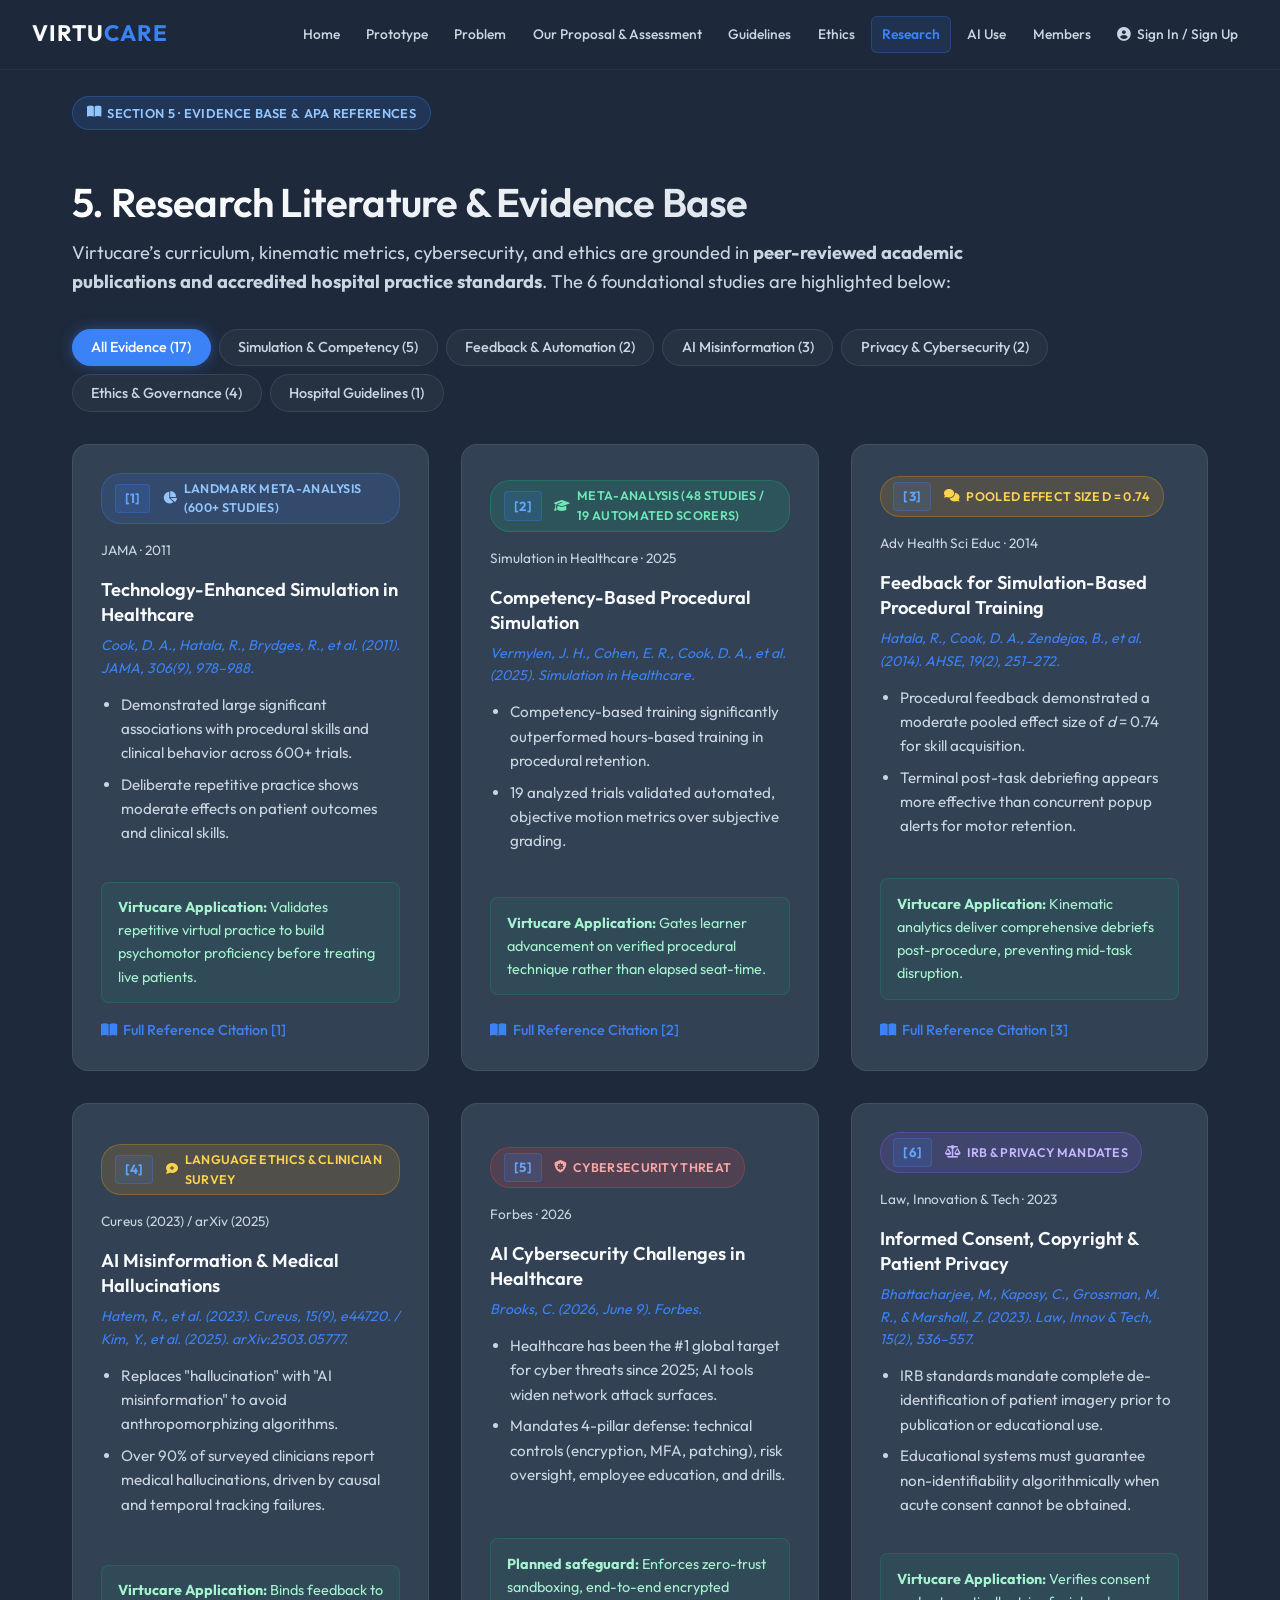
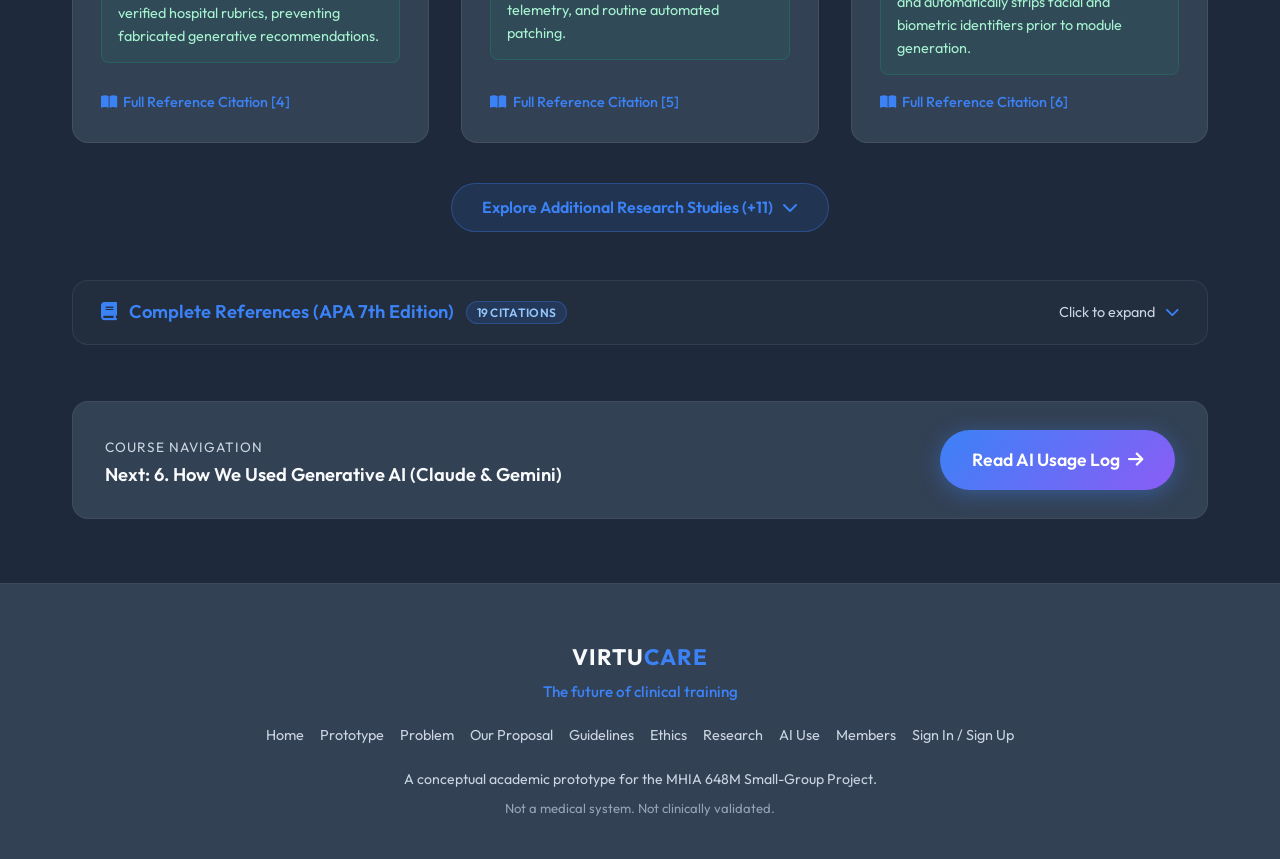
<file: pages/research.html>
<!DOCTYPE html>
<html lang="en">
<head>
  <meta charset="utf-8">
  <meta name="viewport" content="width=device-width, initial-scale=1">
  <title>Research Literature & Evidence Base | Virtucare</title>
  <meta name="description" content="Curated peer-reviewed medical informatics, clinical simulation meta-analyses, and APA 7th Edition references supporting Virtucare.">
  <link href="https://fonts.googleapis.com/css2?family=Outfit:wght@300;400;500;600;700&display=swap" rel="stylesheet">
  <link rel="stylesheet" href="https://cdnjs.cloudflare.com/ajax/libs/font-awesome/6.4.0/css/all.min.css">
  <link rel="stylesheet" href="../assets/css/premium.css">
  <link rel="stylesheet" href="../assets/css/app.css">
  <link rel="icon" type="image/svg+xml" href="../assets/img/favicon.svg">
</head>
<body data-page="research">
  <header id="site-header"></header>

  <main id="main">
    <div class="container section" style="padding-top: 6rem; min-height: 80vh;">
      <div style="margin-bottom: 2rem;">
        <span class="research-badge research-badge-blue" style="font-size: 0.8rem; padding: 0.35rem 0.85rem; margin-bottom: 1rem; display: inline-flex; align-items: center; gap: 0.4rem;">
          <i class="fas fa-book-open"></i> Section 5 · Evidence Base &amp; APA References
        </span>
      </div>

      <h1 style="font-size: 2.5rem; margin-bottom: 0.75rem;">5. Research Literature &amp; Evidence Base</h1>
      <p style="color: var(--text-muted); font-size: 1.15rem; max-width: 900px; line-height: 1.6; margin-bottom: 2rem;">Virtucare’s curriculum, kinematic metrics, cybersecurity, and ethics are grounded in <strong>peer-reviewed academic publications and accredited hospital practice standards</strong>. The 6 foundational studies are highlighted below:</p>

      <!-- Topic Filter Tabs -->
      <div class="research-filters" id="research-filters">
        <button type="button" class="research-filter-btn active" data-filter="all">All Evidence (17)</button>
        <button type="button" class="research-filter-btn" data-filter="simulation-competency">Simulation &amp; Competency (5)</button>
        <button type="button" class="research-filter-btn" data-filter="feedback-automation">Feedback &amp; Automation (2)</button>
        <button type="button" class="research-filter-btn" data-filter="ai-hallucination">AI Misinformation (3)</button>
        <button type="button" class="research-filter-btn" data-filter="privacy-cybersecurity">Privacy &amp; Cybersecurity (2)</button>
        <button type="button" class="research-filter-btn" data-filter="ethics-governance">Ethics &amp; Governance (4)</button>
        <button type="button" class="research-filter-btn" data-filter="practice-guidelines">Hospital Guidelines (1)</button>
      </div>

      <!-- Featured: 6 Core Foundation Cards -->
      <div class="grid-2" id="research-cards-grid">

        <!-- 1. Cook et al. 2011 -->
        <div class="research-card" data-category="simulation-competency" id="study-1">
          <span id="ref-cook-2011"></span>
          <div>
            <div class="research-card-header">
              <span class="research-badge research-badge-blue"><span class="ref-card-num">[1]</span><i class="fas fa-chart-pie"></i> Landmark Meta-Analysis (600+ Studies)</span>
              <span style="font-size: 0.85rem; color: var(--text-muted);">JAMA · 2011</span>
            </div>
            <h4 class="research-title">Technology-Enhanced Simulation in Healthcare</h4>
            <span class="research-citation">Cook, D. A., Hatala, R., Brydges, R., et al. (2011). JAMA, 306(9), 978–988.</span>
            <ul class="research-findings-list">
              <li>Demonstrated large significant associations with procedural skills and clinical behavior across 600+ trials.</li>
              <li>Deliberate repetitive practice shows moderate effects on patient outcomes and clinical skills.</li>
            </ul>
          </div>
          <div class="research-implication">
            <strong>Virtucare Application:</strong> Validates repetitive virtual practice to build psychomotor proficiency before treating live patients.
          </div>
          <a href="#ref-1" class="research-link"><i class="fas fa-book-open"></i> Full Reference Citation [1]</a>
        </div>

        <!-- 2. Vermylen et al. 2025 -->
        <div class="research-card" data-category="simulation-competency" id="study-2">
          <span id="ref-sih-2024"></span>
          <div>
            <div class="research-card-header">
              <span class="research-badge research-badge-green"><span class="ref-card-num">[2]</span><i class="fas fa-graduation-cap"></i> Meta-Analysis (48 Studies / 19 Automated Scorers)</span>
              <span style="font-size: 0.85rem; color: var(--text-muted);">Simulation in Healthcare · 2025</span>
            </div>
            <h4 class="research-title">Competency-Based Procedural Simulation</h4>
            <span class="research-citation">Vermylen, J. H., Cohen, E. R., Cook, D. A., et al. (2025). <em>Simulation in Healthcare</em>.</span>
            <ul class="research-findings-list">
              <li>Competency-based training significantly outperformed hours-based training in procedural retention.</li>
              <li>19 analyzed trials validated automated, objective motion metrics over subjective grading.</li>
            </ul>
          </div>
          <div class="research-implication">
            <strong>Virtucare Application:</strong> Gates learner advancement on verified procedural technique rather than elapsed seat-time.
          </div>
          <a href="#ref-2" class="research-link"><i class="fas fa-book-open"></i> Full Reference Citation [2]</a>
        </div>

        <!-- 3. Hatala et al. 2014 -->
        <div class="research-card" data-category="feedback-automation" id="study-3">
          <span id="ref-hatala-2014"></span>
          <div>
            <div class="research-card-header">
              <span class="research-badge research-badge-amber"><span class="ref-card-num">[3]</span><i class="fas fa-comments"></i> Pooled Effect Size d = 0.74</span>
              <span style="font-size: 0.85rem; color: var(--text-muted);">Adv Health Sci Educ · 2014</span>
            </div>
            <h4 class="research-title">Feedback for Simulation-Based Procedural Training</h4>
            <span class="research-citation">Hatala, R., Cook, D. A., Zendejas, B., et al. (2014). AHSE, 19(2), 251–272.</span>
            <ul class="research-findings-list">
              <li>Procedural feedback demonstrated a moderate pooled effect size of <em>d</em> = 0.74 for skill acquisition.</li>
              <li>Terminal post-task debriefing appears more effective than concurrent popup alerts for motor retention.</li>
            </ul>
          </div>
          <div class="research-implication">
            <strong>Virtucare Application:</strong> Kinematic analytics deliver comprehensive debriefs post-procedure, preventing mid-task disruption.
          </div>
          <a href="#ref-3" class="research-link"><i class="fas fa-book-open"></i> Full Reference Citation [3]</a>
        </div>

        <!-- 4. Hatem et al. 2023 -->
        <div class="research-card" data-category="ai-hallucination" id="study-4">
          <span id="ref-hatem-2023"></span>
          <div>
            <div class="research-card-header">
              <span class="research-badge research-badge-amber"><span class="ref-card-num">[4]</span><i class="fas fa-comment-medical"></i> Language Ethics &amp; Clinician Survey</span>
              <span style="font-size: 0.85rem; color: var(--text-muted);">Cureus (2023) / arXiv (2025)</span>
            </div>
            <h4 class="research-title">AI Misinformation &amp; Medical Hallucinations</h4>
            <span class="research-citation">Hatem, R., et al. (2023). Cureus, 15(9), e44720. / Kim, Y., et al. (2025). arXiv:2503.05777.</span>
            <ul class="research-findings-list">
              <li>Replaces "hallucination" with "AI misinformation" to avoid anthropomorphizing algorithms.</li>
              <li>Over 90% of surveyed clinicians report medical hallucinations, driven by causal and temporal tracking failures.</li>
            </ul>
          </div>
          <div class="research-implication">
            <strong>Virtucare Application:</strong> Binds feedback to verified hospital rubrics, preventing fabricated generative recommendations.
          </div>
          <a href="#ref-4" class="research-link"><i class="fas fa-book-open"></i> Full Reference Citation [4]</a>
        </div>

        <!-- 5. Brooks 2026 -->
        <div class="research-card" data-category="privacy-cybersecurity" id="study-5">
          <span id="ref-brooks-2026"></span>
          <div>
            <div class="research-card-header">
              <span class="research-badge research-badge-red"><span class="ref-card-num">[5]</span><i class="fas fa-shield-virus"></i> Cybersecurity Threat</span>
              <span style="font-size: 0.85rem; color: var(--text-muted);">Forbes · 2026</span>
            </div>
            <h4 class="research-title">AI Cybersecurity Challenges in Healthcare</h4>
            <span class="research-citation">Brooks, C. (2026, June 9). Forbes.</span>
            <ul class="research-findings-list">
              <li>Healthcare has been the #1 global target for cyber threats since 2025; AI tools widen network attack surfaces.</li>
              <li>Mandates 4-pillar defense: technical controls (encryption, MFA, patching), risk oversight, employee education, and drills.</li>
            </ul>
          </div>
          <div class="research-implication">
            <strong>Planned safeguard:</strong> Enforces zero-trust sandboxing, end-to-end encrypted telemetry, and routine automated patching.
          </div>
          <a href="#ref-5" class="research-link"><i class="fas fa-book-open"></i> Full Reference Citation [5]</a>
        </div>

        <!-- 6. Bhattacharjee et al. 2023 -->
        <div class="research-card" data-category="privacy-cybersecurity" id="study-6">
          <span id="ref-bhattacharjee-2023"></span>
          <div>
            <div class="research-card-header">
              <span class="research-badge research-badge-purple"><span class="ref-card-num">[6]</span><i class="fas fa-balance-scale"></i> IRB &amp; Privacy Mandates</span>
              <span style="font-size: 0.85rem; color: var(--text-muted);">Law, Innovation &amp; Tech · 2023</span>
            </div>
            <h4 class="research-title">Informed Consent, Copyright &amp; Patient Privacy</h4>
            <span class="research-citation">Bhattacharjee, M., Kaposy, C., Grossman, M. R., &amp; Marshall, Z. (2023). Law, Innov &amp; Tech, 15(2), 536–557.</span>
            <ul class="research-findings-list">
              <li>IRB standards mandate complete de-identification of patient imagery prior to publication or educational use.</li>
              <li>Educational systems must guarantee non-identifiability algorithmically when acute consent cannot be obtained.</li>
            </ul>
          </div>
          <div class="research-implication">
            <strong>Virtucare Application:</strong> Verifies consent and automatically strips facial and biometric identifiers prior to module generation.
          </div>
          <a href="#ref-6" class="research-link"><i class="fas fa-book-open"></i> Full Reference Citation [6]</a>
        </div>

      </div>

      <!-- Explore More Button -->
      <div class="explore-toggle-wrap">
        <button type="button" class="explore-toggle-btn" id="explore-more-btn">
          <span>Explore Additional Research Studies (+11)</span>
          <i class="fas fa-chevron-down"></i>
        </button>
      </div>

      <!-- Secondary Expandable Grid: 10 Additional Studies -->
      <div class="grid-2 explore-more-pane" id="explore-more-pane">

        <!-- 7. Mitchell & Ivimey-Cook 2023 -->
        <div class="research-card" data-category="simulation-competency" id="study-7">
          <span id="ref-mitchell-2023"></span>
          <div>
            <div class="research-card-header">
              <span class="research-badge research-badge-blue"><span class="ref-card-num">[7]</span><i class="fas fa-sync-alt"></i> Contemporary Meta-Analysis</span>
              <span style="font-size: 0.85rem; color: var(--text-muted);">Frontiers in Med · 2023</span>
            </div>
            <h4 class="research-title">Simulation for Healthcare Professionals: Meta-Analysis</h4>
            <span class="research-citation">Mitchell, A. A., &amp; Ivimey-Cook, E. R. (2023). Frontiers in Med, 10, 1149048.</span>
            <ul class="research-findings-list">
              <li>Reconfirmed strong positive associations with technical skills and clinical decision-making.</li>
              <li>Demonstrated moderate error reduction in subsequent clinical workflows.</li>
            </ul>
          </div>
          <div class="research-implication">
            <strong>Virtucare Application:</strong> Validates repeatable digital simulation to eliminate disparities across regional training sites.
          </div>
          <a href="#ref-7" class="research-link"><i class="fas fa-book-open"></i> Full Reference Citation [7]</a>
        </div>

        <!-- 8. Sim et al. 2022 -->
        <div class="research-card" data-category="simulation-competency" id="study-8">
          <span id="ref-sim-2022"></span>
          <div>
            <div class="research-card-header">
              <span class="research-badge research-badge-purple"><span class="ref-card-num">[8]</span><i class="fas fa-laptop-medical"></i> 12 RCTs Meta-Analysis (n = 856)</span>
              <span style="font-size: 0.85rem; color: var(--text-muted);">Clin Sim Nurs · 2022</span>
            </div>
            <h4 class="research-title">Virtual Simulation &amp; Clinical Reasoning in Nursing</h4>
            <span class="research-citation">Sim, J. J. M., Rusli, K. D. B., Seah, B., et al. (2022). Clin Sim Nurs, 69, 26–39.</span>
            <ul class="research-findings-list">
              <li>Synthesized 12 RCTs (n = 856); optimal reasoning benefits observed when sessions exceed 30 minutes.</li>
              <li>2D screen-based simulation often outperformed fully immersive VR due to lower cognitive noise.</li>
            </ul>
          </div>
          <div class="research-implication">
            <strong>Virtucare Application:</strong> Provides a low-cognitive-load 2D web mode alongside VR, ensuring accessible practice without sensory overload.
          </div>
          <a href="#ref-8" class="research-link"><i class="fas fa-book-open"></i> Full Reference Citation [8]</a>
        </div>

        <!-- 9. Goddard et al. 2012 -->
        <div class="research-card" data-category="feedback-automation" id="study-9">
          <span id="ref-goddard-2012"></span>
          <div>
            <div class="research-card-header">
              <span class="research-badge research-badge-blue"><span class="ref-card-num">[9]</span><i class="fas fa-user-shield"></i> Automation Bias Systematic Review</span>
              <span style="font-size: 0.85rem; color: var(--text-muted);">JAMIA · 2012</span>
            </div>
            <h4 class="research-title">Automation Bias: Frequency, Mediators, and Mitigators</h4>
            <span class="research-citation">Goddard, K., Roudsari, A., &amp; Wyatt, J. C. (2012). JAMIA, 19(1), 121–127.</span>
            <ul class="research-findings-list">
              <li>Clinicians frequently fail to notice system errors when automated advice is presented without friction.</li>
              <li>High cognitive workload and uncalibrated operator trust exacerbate automation bias.</li>
            </ul>
          </div>
          <div class="research-implication">
            <strong>Virtucare Application:</strong> Mandates educator sign-off and presents explainable confidence bounds rather than unquestioned automation.
          </div>
          <a href="#ref-9" class="research-link"><i class="fas fa-book-open"></i> Full Reference Citation [9]</a>
        </div>

        <!-- 10. Sun et al. 2024 -->
        <div class="research-card" data-category="ai-hallucination" id="study-10">
          <span id="ref-sun-2024"></span>
          <div>
            <div class="research-card-header">
              <span class="research-badge research-badge-amber"><span class="ref-card-num">[10]</span><i class="fas fa-project-diagram"></i> Empirical Taxonomy (31 Error Types)</span>
              <span style="font-size: 0.85rem; color: var(--text-muted);">Nature Portfolio (HSSC) · 2024</span>
            </div>
            <h4 class="research-title">Classification of Distorted Information in AIGC</h4>
            <span class="research-citation">Sun, Y., Sheng, D., Zhou, Z., et al. (2024). Humanit Soc Sci Commun, 11, 1278.</span>
            <ul class="research-findings-list">
              <li>Classifies 31 error modes spanning factual inaccuracies, flawed reasoning, and unfounded fabrications.</li>
              <li>Demonstrates how sophisticated false narratives degrade trust in educational systems.</li>
            </ul>
          </div>
          <div class="research-implication">
            <strong>Virtucare Application:</strong> Restricts simulation scoring to bounded, deterministic rubrics to prevent algorithmic fabrications.
          </div>
          <a href="#ref-10" class="research-link"><i class="fas fa-book-open"></i> Full Reference Citation [10]</a>
        </div>

        <!-- 11. Kim et al. 2025 -->
        <div class="research-card" data-category="ai-hallucination" id="study-11">
          <span id="ref-kim-2025"></span>
          <div>
            <div class="research-card-header">
              <span class="research-badge research-badge-red"><span class="ref-card-num">[11]</span><i class="fas fa-stethoscope"></i> 11 Models &amp; 70 Clinicians</span>
              <span style="font-size: 0.85rem; color: var(--text-muted);">arXiv · 2025</span>
            </div>
            <h4 class="research-title">Medical Hallucinations in Foundation Models</h4>
            <span class="research-citation">Kim, Y., Jeong, H., Chen, S., et al. (2025). arXiv:2503.05777.</span>
            <ul class="research-findings-list">
              <li>Over 90% of surveyed practicing clinicians encountered medical hallucinations in AI outputs.</li>
              <li>Inaccuracies stem primarily from reasoning failures (causal/temporal tracking) rather than factual gaps.</li>
            </ul>
          </div>
          <div class="research-implication">
            <strong>Virtucare Application:</strong> Prohibits unconstrained generative models from issuing procedural training directives.
          </div>
          <a href="#ref-11" class="research-link"><i class="fas fa-book-open"></i> Full Reference Citation [11]</a>
        </div>

        <!-- 12. Franco D'Souza et al. 2024 -->
        <div class="research-card" data-category="ethics-governance" id="study-12">
          <span id="ref-dsouza-2024"></span>
          <div>
            <div class="research-card-header">
              <span class="research-badge research-badge-purple"><span class="ref-card-num">[12]</span><i class="fas fa-list-ol"></i> 12 Tips Framework</span>
              <span style="font-size: 0.85rem; color: var(--text-muted);">Med Educ Online · 2024</span>
            </div>
            <h4 class="research-title">Twelve Tips for Ethical AI in Medical Education</h4>
            <span class="research-citation">Franco D’Souza, R., Mathew, M., Mishra, V., &amp; Surapaneni, K. M. (2024). Med Educ Online, 29(1), 2330250.</span>
            <ul class="research-findings-list">
              <li>Defines 12 actionable principles covering algorithmic bias, privacy, output validation, and consent.</li>
              <li>Emphasizes multidisciplinary governance, faculty development, and institutional oversight.</li>
            </ul>
          </div>
          <div class="research-implication">
            <strong>Virtucare Application:</strong> Embeds all 12 operational tips into Virtucare’s consent, diversity auditing, and educator review layers.
          </div>
          <a href="#ref-12" class="research-link"><i class="fas fa-book-open"></i> Full Reference Citation [12]</a>
        </div>

        <!-- 13. Izquierdo-Condoy et al. 2026 -->
        <div class="research-card" data-category="ethics-governance" id="study-13">
          <span id="ref-izquierdo-2026"></span>
          <div>
            <div class="research-card-header">
              <span class="research-badge research-badge-purple"><span class="ref-card-num">[13]</span><i class="fas fa-cube"></i> FACETS Framework</span>
              <span style="font-size: 0.85rem; color: var(--text-muted);">JMIR Med Educ · 2026</span>
            </div>
            <h4 class="research-title">AI in Medical Education: The FACETS Framework</h4>
            <span class="research-citation">Izquierdo-Condoy, J., et al. (2026). JMIR Med Educ, 12, e77127.</span>
            <ul class="research-findings-list">
              <li>Evaluates integration across Form, Application, Context, Mode, Technology, and SAMR alignment.</li>
              <li>Advocates for technological equity to prevent disparities across under-resourced training centers.</li>
            </ul>
          </div>
          <div class="research-implication">
            <strong>Virtucare Application:</strong> Applies FACETS to evaluate 2D and VR modes, ensuring augmentation without degrading critical thinking.
          </div>
          <a href="#ref-13" class="research-link"><i class="fas fa-book-open"></i> Full Reference Citation [13]</a>
        </div>

        <!-- 14. Sung et al. 2024 -->
        <div class="research-card" data-category="simulation-competency" id="study-14">
          <span id="ref-sung-2024"></span>
          <div>
            <div class="research-card-header">
              <span class="research-badge research-badge-blue"><span class="ref-card-num">[14]</span><i class="fas fa-vr-cardboard"></i> VR Meta-Analysis</span>
              <span style="font-size: 0.85rem; color: var(--text-muted);">Sustainability · 2024</span>
            </div>
            <h4 class="research-title">Effectiveness of Virtual Reality in Healthcare Education</h4>
            <span class="research-citation">Sung, H., Kim, M., Park, J., et al. (2024). Sustainability, 16(19), 8520.</span>
            <ul class="research-findings-list">
              <li>VR simulations foster self-directed, asynchronous practice via interactive experiential feedback.</li>
              <li>Significant improvements documented in procedural confidence and anatomical spatial understanding.</li>
            </ul>
          </div>
          <div class="research-implication">
            <strong>Virtucare Application:</strong> Enables self-directed VR procedural practice for learners to build technique prior to live patient care.
          </div>
          <a href="#ref-14" class="research-link"><i class="fas fa-book-open"></i> Full Reference Citation [14]</a>
        </div>

        <!-- 15. XR Ethics -->
        <div class="research-card" data-category="ethics-governance" id="study-15">
          <span id="ref-xr-ethics"></span><span id="ref-skulmowski-2023"></span><span id="ref-cox-2025"></span>
          <div>
            <div class="research-card-header">
              <span class="research-badge research-badge-purple"><span class="ref-card-num">[15]</span><i class="fas fa-shield-alt"></i> XR Ethics Review</span>
              <span style="font-size: 0.85rem; color: var(--text-muted);">CEXR (2023) / Open Res Eur (2025)</span>
            </div>
            <h4 class="research-title">Ethical Frameworks for Extended Reality (XR)</h4>
            <span class="research-citation">Skulmowski, A. (2023). CEXR, 2, 100023. / Cox, S., et al. (2025). Open Res Eur, 4, 74.</span>
            <ul class="research-findings-list">
              <li>Highlights risks of cybersickness and sensory fatigue during prolonged headset immersion.</li>
              <li>Classifies behavioral movement telemetry as sensitive biometric data requiring strict security.</li>
            </ul>
          </div>
          <div class="research-implication">
            <strong>Virtucare Application:</strong> Implements 30-minute immersion timers, strips biometric movement data, and provides desktop 2D fallback.
          </div>
          <a href="#ref-15" class="research-link"><i class="fas fa-book-open"></i> Full Reference Citation [15]</a>
        </div>

        <!-- 16. Hospital Guidelines -->
        <div class="research-card" data-category="practice-guidelines" id="study-16">
          <span id="ref-shn-2025"></span><span id="ref-hrh-2023"></span>
          <div>
            <div class="research-card-header">
              <span class="research-badge research-badge-green"><span class="ref-card-num">[16]</span><i class="fas fa-hospital"></i> Hospital Practice Standards</span>
              <span style="font-size: 0.85rem; color: var(--text-muted);">SHN (2025) · HRH (2023)</span>
            </div>
            <h4 class="research-title">Invasive Tube and Catheter Practice Standards</h4>
            <span class="research-citation">Scarborough Health Network (2025, SHN-PRSTAND-0102) &amp; Humber River Health (2023, Ref 2734).</span>
            <ul class="research-findings-list">
              <li><strong>NG Tube (SHN, 2025):</strong> Common gap is lung insertion. Adults require NEX measurement &amp; X-ray; neonates require aspirate pH &lt; 5.5.</li>
              <li><strong>Catheterization &amp; PIV (HRH, 2023):</strong> Strict sterility and urine flow verification (max 3 attempts); PIV flashback and flush verification (max 2 attempts).</li>
            </ul>
          </div>
          <div class="research-implication">
            <strong>Virtucare Application:</strong> Simulation logic directly enforces these hospital safety thresholds, alerting learners upon protocol breach.
          </div>
          <a href="#ref-16" class="research-link"><i class="fas fa-book-open"></i> Full Reference Citation [16]</a>
        </div>

        <!-- 17. Walsh et al. 2023 -->
        <div class="research-card" data-category="ethics-governance" id="study-17">
          <span id="ref-walsh-2023"></span>
          <div>
            <div class="research-card-header">
              <span class="research-badge research-badge-purple"><span class="ref-card-num">[17]</span><i class="fas fa-video"></i> Systematic Review (Surgical Recording)</span>
              <span style="font-size: 0.85rem; color: var(--text-muted);">BJS Open · 2023</span>
            </div>
            <h4 class="research-title">Ethical Perspectives on Surgical Video Recording</h4>
            <span class="research-citation">Walsh, R., Kearns, E. C., Moynihan, A., Gerke, S., Duffourc, M., Corrales Compagnucci, M., Minssen, T., &amp; Cahill, R. A. (2023). BJS Open, 7(3), zrad063.</span>
            <ul class="research-findings-list">
              <li>Systematic review mapping surgical video capture across the 4 biomedical ethics principles: Beneficence (35%), Non-maleficence (27%), Justice (22%), and Autonomy (16%).</li>
              <li>Highlights the imperative for clear data custodianship, patient opt-out rights, and protection against unauthorized discovery.</li>
            </ul>
          </div>
          <div class="research-implication">
            <strong>Virtucare Application:</strong> Embeds strict video consent protocols, cryptographic anonymization, and educational-use isolation to protect patient and surgeon rights.
          </div>
          <a href="#ref-17" class="research-link"><i class="fas fa-book-open"></i> Full Reference Citation [17]</a>
        </div>

      </div>

      <!-- Formal APA 7th Edition Bibliography Dropdown -->
      <div class="biblio-dropdown" id="bibliography">
        <button type="button" class="biblio-toggle-btn" id="biblio-toggle-btn" aria-expanded="false" aria-controls="biblio-pane">
          <div class="biblio-toggle-left">
            <i class="fas fa-book" style="color: var(--primary); font-size: 1.15rem;"></i>
            <h3>Complete References (APA 7th Edition)</h3>
            <span class="research-badge research-badge-blue" style="font-size: 0.75rem; padding: 0.2rem 0.6rem;">19 Citations</span>
          </div>
          <div class="biblio-toggle-right">
            <span class="biblio-toggle-hint">Click to expand</span>
            <i class="fas fa-chevron-down biblio-arrow"></i>
          </div>
        </button>
        
        <div class="biblio-pane" id="biblio-pane">
          
          <!-- [1] Cook et al. 2011 -->
          <div class="biblio-item" id="ref-1">
            <span id="ref-cook-2011"></span>
            <div class="biblio-num">[1]</div>
            <div class="biblio-text">
              Cook, D. A., Hatala, R., Brydges, R., Zendejas, B., Szostek, J. H., Wang, A. T., Erwin, P. J., &amp; Hamstra, S. J. (2011). Technology-enhanced simulation for health professions education: A systematic review and meta-analysis. <em>JAMA</em>, 306(9), 978–988.
              <div class="biblio-meta">
                <span class="biblio-meta-badge"><i class="fas fa-fingerprint"></i> DOI: 10.1001/jama.2011.1234</span>
                <a href="#study-1" class="biblio-study-link"><i class="fas fa-layer-group"></i> View Research Card</a>
              </div>
            </div>
          </div>

          <!-- [2] Vermylen et al. 2025 -->
          <div class="biblio-item" id="ref-2">
            <span id="ref-sih-2024"></span>
            <div class="biblio-num">[2]</div>
            <div class="biblio-text">
              Vermylen, J. H., Cohen, E. R., Cook, D. A., et al. (2025). Competency-based simulation training for procedural skills: A systematic review and meta-analysis. <em>Simulation in Healthcare</em>.
              <div class="biblio-meta">
                <span class="biblio-meta-badge"><i class="fas fa-fingerprint"></i> DOI: 10.1097/SIH.0000000000000895</span>
                <a href="#study-2" class="biblio-study-link"><i class="fas fa-layer-group"></i> View Research Card</a>
              </div>
            </div>
          </div>

          <!-- [3] Hatala et al. 2014 -->
          <div class="biblio-item" id="ref-3">
            <span id="ref-hatala-2014"></span>
            <div class="biblio-num">[3]</div>
            <div class="biblio-text">
              Hatala, R., Cook, D. A., Zendejas, B., Hamstra, S. J., &amp; Brydges, R. (2014). Feedback for simulation-based procedural skills training: A meta-analysis and critical narrative synthesis. <em>Advances in Health Sciences Education</em>, 19(2), 251–272.
              <div class="biblio-meta">
                <span class="biblio-meta-badge"><i class="fas fa-fingerprint"></i> DOI: 10.1001/s10459-013-9462-8</span>
                <a href="#study-3" class="biblio-study-link"><i class="fas fa-layer-group"></i> View Research Card</a>
              </div>
            </div>
          </div>

          <!-- [4] Hatem et al. 2023 -->
          <div class="biblio-item" id="ref-4">
            <span id="ref-hatem-2023"></span>
            <div class="biblio-num">[4]</div>
            <div class="biblio-text">
              Hatem, R., Simmons, B., &amp; Thornton, J. E. (2023). A call to address AI "hallucinations" and how healthcare professionals can mitigate their risks. <em>Cureus</em>, 15(9), Article e44720.
              <div class="biblio-meta">
                <span class="biblio-meta-badge"><i class="fas fa-fingerprint"></i> DOI: 10.7759/cureus.44720</span>
                <a href="#study-4" class="biblio-study-link"><i class="fas fa-layer-group"></i> View Research Card</a>
              </div>
            </div>
          </div>

          <!-- [5] Brooks 2026 -->
          <div class="biblio-item" id="ref-5">
            <span id="ref-brooks-2026"></span>
            <div class="biblio-num">[5]</div>
            <div class="biblio-text">
              Brooks, C. (2026, June 9). Growing AI cybersecurity challenges facing the healthcare industry. <em>Forbes</em>.
              <div class="biblio-meta">
                <span class="biblio-meta-badge"><i class="fas fa-shield-virus"></i> Forbes Threat Intelligence</span>
                <a href="#study-5" class="biblio-study-link"><i class="fas fa-layer-group"></i> View Research Card</a>
              </div>
            </div>
          </div>

          <!-- [6] Bhattacharjee et al. 2023 -->
          <div class="biblio-item" id="ref-6">
            <span id="ref-bhattacharjee-2023"></span>
            <div class="biblio-num">[6]</div>
            <div class="biblio-text">
              Bhattacharjee, M., Kaposy, C., Grossman, M. R., &amp; Marshall, Z. (2023). Patient photographs on Google Images: A commentary on informed consent, copyright, and privacy laws. <em>Law, Innovation and Technology</em>, 15(2), 536–557.
              <div class="biblio-meta">
                <span class="biblio-meta-badge"><i class="fas fa-fingerprint"></i> DOI: 10.1080/17579961.2023.2245684</span>
                <a href="#study-6" class="biblio-study-link"><i class="fas fa-layer-group"></i> View Research Card</a>
              </div>
            </div>
          </div>

          <!-- [7] Mitchell & Ivimey-Cook 2023 -->
          <div class="biblio-item" id="ref-7">
            <span id="ref-mitchell-2023"></span>
            <div class="biblio-num">[7]</div>
            <div class="biblio-text">
              Mitchell, A. A., &amp; Ivimey-Cook, E. R. (2023). Technology-enhanced simulation for healthcare professionals: A meta-analysis. <em>Frontiers in Medicine</em>, 10, Article 1149048.
              <div class="biblio-meta">
                <span class="biblio-meta-badge"><i class="fas fa-fingerprint"></i> DOI: 10.3389/fmed.2023.1149048</span>
                <a href="#study-7" class="biblio-study-link"><i class="fas fa-layer-group"></i> View Research Card</a>
              </div>
            </div>
          </div>

          <!-- [8] Sim et al. 2022 -->
          <div class="biblio-item" id="ref-8">
            <span id="ref-sim-2022"></span>
            <div class="biblio-num">[8]</div>
            <div class="biblio-text">
              Sim, J. J. M., Rusli, K. D. B., Seah, B., Levett-Jones, T., Lau, Y., &amp; Liaw, S. Y. (2022). Virtual simulation to enhance clinical reasoning in nursing: A systematic review and meta-analysis. <em>Clinical Simulation in Nursing</em>, 69, 26–39.
              <div class="biblio-meta">
                <span class="biblio-meta-badge"><i class="fas fa-fingerprint"></i> DOI: 10.1016/j.ecns.2022.05.006</span>
                <a href="#study-8" class="biblio-study-link"><i class="fas fa-layer-group"></i> View Research Card</a>
              </div>
            </div>
          </div>

          <!-- [9] Goddard et al. 2012 -->
          <div class="biblio-item" id="ref-9">
            <span id="ref-goddard-2012"></span>
            <div class="biblio-num">[9]</div>
            <div class="biblio-text">
              Goddard, K., Roudsari, A., &amp; Wyatt, J. C. (2012). Automation bias: A systematic review of frequency, effect mediators, and mitigators. <em>Journal of the American Medical Informatics Association</em>, 19(1), 121–127.
              <div class="biblio-meta">
                <span class="biblio-meta-badge"><i class="fas fa-fingerprint"></i> DOI: 10.1136/amiajnl-2011-000089</span>
                <a href="#study-9" class="biblio-study-link"><i class="fas fa-layer-group"></i> View Research Card</a>
              </div>
            </div>
          </div>

          <!-- [10] Sun et al. 2024 -->
          <div class="biblio-item" id="ref-10">
            <span id="ref-sun-2024"></span>
            <div class="biblio-num">[10]</div>
            <div class="biblio-text">
              Sun, Y., Sheng, D., Zhou, Z., et al. (2024). AI hallucination: Towards a comprehensive classification of distorted information in artificial intelligence-generated content. <em>Humanities and Social Sciences Communications</em>, 11, Article 1278.
              <div class="biblio-meta">
                <span class="biblio-meta-badge"><i class="fas fa-fingerprint"></i> DOI: 10.1057/s41599-024-03811-x</span>
                <a href="#study-10" class="biblio-study-link"><i class="fas fa-layer-group"></i> View Research Card</a>
              </div>
            </div>
          </div>

          <!-- [11] Kim et al. 2025 -->
          <div class="biblio-item" id="ref-11">
            <span id="ref-kim-2025"></span>
            <div class="biblio-num">[11]</div>
            <div class="biblio-text">
              Kim, Y., Jeong, H., Chen, S., Li, S. S., Park, C., Lu, M., Alhamoud, K., Mun, J., Grau, C., Jung, M., Gameiro, R., Fan, L., Park, E., Lin, T., Yoon, J., Yoon, W., Sap, M., Tsvetkov, Y., Liang, P., … Breazeal, C. (2025). <em>Medical hallucinations in foundation models and their impact on healthcare</em>. arXiv preprint arXiv:2503.05777.
              <div class="biblio-meta">
                <span class="biblio-meta-badge"><i class="fas fa-brain"></i> arXiv: 2503.05777 [cs.CL]</span>
                <a href="#study-11" class="biblio-study-link"><i class="fas fa-layer-group"></i> View Research Card</a>
              </div>
            </div>
          </div>

          <!-- [12] Franco D'Souza et al. 2024 -->
          <div class="biblio-item" id="ref-12">
            <span id="ref-dsouza-2024"></span>
            <div class="biblio-num">[12]</div>
            <div class="biblio-text">
              Franco D’Souza, R., Mathew, M., Mishra, V., &amp; Surapaneni, K. M. (2024). Twelve tips for addressing ethical concerns in the implementation of artificial intelligence in medical education. <em>Medical Education Online</em>, 29(1), Article 2330250.
              <div class="biblio-meta">
                <span class="biblio-meta-badge"><i class="fas fa-fingerprint"></i> DOI: 10.1080/10872981.2024.2330250</span>
                <a href="#study-12" class="biblio-study-link"><i class="fas fa-layer-group"></i> View Research Card</a>
              </div>
            </div>
          </div>

          <!-- [13] Izquierdo-Condoy et al. 2026 -->
          <div class="biblio-item" id="ref-13">
            <span id="ref-izquierdo-2026"></span>
            <div class="biblio-num">[13]</div>
            <div class="biblio-text">
              Izquierdo-Condoy, J., Arias-Intriago, M., Montero Corrales, L., &amp; Ortiz-Prado, E. (2026). Artificial intelligence in medical education: Transformative potential, current applications, and future implications. <em>JMIR Medical Education</em>, 12, Article e77127.
              <div class="biblio-meta">
                <span class="biblio-meta-badge"><i class="fas fa-fingerprint"></i> DOI: 10.2196/77127</span>
                <a href="#study-13" class="biblio-study-link"><i class="fas fa-layer-group"></i> View Research Card</a>
              </div>
            </div>
          </div>

          <!-- [14] Sung et al. 2024 -->
          <div class="biblio-item" id="ref-14">
            <span id="ref-sung-2024"></span>
            <div class="biblio-num">[14]</div>
            <div class="biblio-text">
              Sung, H., Kim, M., Park, J., Shin, N., &amp; Han, Y. (2024). Effectiveness of virtual reality in healthcare education: Systematic review and meta-analysis. <em>Sustainability</em>, 16(19), Article 8520.
              <div class="biblio-meta">
                <span class="biblio-meta-badge"><i class="fas fa-fingerprint"></i> DOI: 10.3390/su16198520</span>
                <a href="#study-14" class="biblio-study-link"><i class="fas fa-layer-group"></i> View Research Card</a>
              </div>
            </div>
          </div>

          <!-- [15] Skulmowski 2023 & Cox et al. 2025 -->
          <div class="biblio-item" id="ref-15">
            <span id="ref-xr-ethics"></span><span id="ref-skulmowski-2023"></span><span id="ref-cox-2025"></span>
            <div class="biblio-num">[15]</div>
            <div class="biblio-text">
              Skulmowski, A. (2023). Ethical issues of educational virtual reality. <em>Computers &amp; Education: X Reality</em>, 2, Article 100023. &amp; Cox, S., Kadlubsky, A., Svarverud, E., Adams, J., Baraas, R. C., &amp; Bernabe, R. D. L. C. (2025). A scoping review of the ethics frameworks describing issues related to the use of extended reality. <em>Open Research Europe</em>, 4, 74.
              <div class="biblio-meta">
                <span class="biblio-meta-badge"><i class="fas fa-vr-cardboard"></i> XR Neuro-Ergonomics &amp; Biometrics</span>
                <a href="#study-15" class="biblio-study-link"><i class="fas fa-layer-group"></i> View Research Card</a>
              </div>
            </div>
          </div>

          <!-- [16] Hospital Practice Guidelines: SHN & HRH -->
          <div class="biblio-item" id="ref-16">
            <span id="ref-shn-2025"></span><span id="ref-hrh-2023"></span>
            <div class="biblio-num">[16]</div>
            <div class="biblio-text">
              Scarborough Health Network. (2025). <em>Insertion of nasal and oral gastrointestinal tubes and nasogastric tube for gastric suction</em> (Practice Standard No. SHN-PRSTAND-0102). SHN Intranet / SharePoint. &amp; Humber River Health. (2023). <em>Adult urinary catheterization (straight, indwelling, coudé) and bladder irrigation</em> (Reference No. 2734) &amp; <em>Vascular access devices: Device &amp; site selection, placement &amp; removal</em> (Policy and Procedure). Policy and Procedure Manager.
              <div class="biblio-meta">
                <span class="biblio-meta-badge"><i class="fas fa-hospital"></i> Accredited Hospital Clinical Practice Standards</span>
                <a href="#study-16" class="biblio-study-link"><i class="fas fa-layer-group"></i> View Research Card</a>
              </div>
            </div>
          </div>

          <!-- [17] Walsh et al. 2023 -->
          <div class="biblio-item" id="ref-17">
            <span id="ref-walsh-2023"></span>
            <div class="biblio-num">[17]</div>
            <div class="biblio-text">
              Walsh, R., Kearns, E. C., Moynihan, A., Gerke, S., Duffourc, M., Corrales Compagnucci, M., Minssen, T., &amp; Cahill, R. A. (2023). Ethical perspectives on surgical video recording for patients, surgeons and society: systematic review. <em>BJS Open</em>, 7(3), Article zrad063.
              <div class="biblio-meta">
                <span class="biblio-meta-badge"><i class="fas fa-fingerprint"></i> DOI: 10.1093/bjsopen/zrad063</span>
                <a href="#study-17" class="biblio-study-link"><i class="fas fa-layer-group"></i> View Research Card</a>
              </div>
            </div>
          </div>

          <!-- [18] Dawe et al. 2014 -->
          <div class="biblio-item" id="ref-18">
            <span id="ref-a"></span>
            <span id="ref-dawe-2014"></span>
            <div class="biblio-num">[18]</div>
            <div class="biblio-text">
              Dawe, S. R., Pena, G. N., Windsor, J. A., Broeders, J. A. J. L., Cregan, P. C., Hewett, P. J., &amp; Maddern, G. J. (2014). Systematic review of skills transfer after surgical simulation-based training. <em>British Journal of Surgery</em>, 101(9), 1063–1076.
              <div class="biblio-meta">
                <span class="biblio-meta-badge"><i class="fas fa-link"></i> <a href="https://digital.library.adelaide.edu.au/dspace/handle/2440/90789" target="_blank" rel="noopener">Adelaide Repository</a></span>
                <span class="biblio-meta-badge"><i class="fas fa-fingerprint"></i> DOI: 10.1002/bjs.9482</span>
              </div>
            </div>
          </div>

          <!-- [19] Rocher et al. 2019 -->
          <div class="biblio-item" id="ref-19">
            <span id="ref-e"></span>
            <span id="ref-rocher-2019"></span>
            <div class="biblio-num">[19]</div>
            <div class="biblio-text">
              Rocher, L., Hendrickx, J. M., &amp; de Montjoye, Y.-A. (2019). Estimating the success of re-identifications in incomplete datasets using generative models. <em>Nature Communications</em>, 10, Article 3069. <a href="https://doi.org/10.1038/s41467-019-10933-3" target="_blank" rel="noopener">https://doi.org/10.1038/s41467-019-10933-3</a>
              <div class="biblio-meta">
                <span class="biblio-meta-badge"><i class="fas fa-link"></i> <a href="https://research.dial.uclouvain.be/handle/2078.5/254758" target="_blank" rel="noopener">UCLouvain DIAL</a></span>
                <span class="biblio-meta-badge"><i class="fas fa-fingerprint"></i> DOI: 10.1038/s41467-019-10933-3</span>
              </div>
            </div>
          </div>

        </div>

      </div>

      <!-- Navigation to Next Section -->
      <div style="margin-top: 3.5rem; display: flex; justify-content: space-between; align-items: center; flex-wrap: wrap; gap: 1rem; padding: 1.75rem 2rem; background: var(--surface-color); border: 1px solid rgba(255,255,255,0.06); border-radius: var(--radius);">
        <div>
          <span style="font-size: 0.85rem; color: var(--text-muted); text-transform: uppercase; letter-spacing: 1px;">Course Navigation</span>
          <h4 style="margin: 0.25rem 0 0 0; font-size: 1.15rem;">Next: 6. How We Used Generative AI (Claude &amp; Gemini)</h4>
        </div>
        <a href="ai-use.html" class="btn btn-primary" style="display: inline-flex; align-items: center; gap: 0.5rem;">
          Read AI Usage Log <i class="fas fa-arrow-right"></i>
        </a>
      </div>
    </div>
  </main>

  <footer id="site-footer"></footer>
  <script src="../assets/js/data/research.js"></script>
  <script src="../assets/js/main.js"></script>
  <script>
    (function(){
      // Explore More Research Toggle
      var exploreBtn = document.getElementById('explore-more-btn');
      var explorePane = document.getElementById('explore-more-pane');
      if (exploreBtn && explorePane) {
        exploreBtn.addEventListener('click', function() {
          var isOpen = explorePane.classList.toggle('open');
          exploreBtn.classList.toggle('expanded', isOpen);
          var btnLabel = exploreBtn.querySelector('span');
          if (btnLabel) {
            btnLabel.textContent = isOpen ? 'Collapse Additional Studies (-11)' : 'Explore Additional Research Studies (+11)';
          }
        });
      }

      // Research Literature Topic Filter
      var filterBtns = document.querySelectorAll('#research-filters .research-filter-btn');
      var allResearchCards = document.querySelectorAll('.research-card');
      filterBtns.forEach(function(fBtn){
        fBtn.addEventListener('click', function(){
          filterBtns.forEach(function(b){ b.classList.remove('active'); });
          fBtn.classList.add('active');
          var filterVal = fBtn.getAttribute('data-filter');

          if (filterVal !== 'all' && explorePane && !explorePane.classList.contains('open')) {
            explorePane.classList.add('open');
            if (exploreBtn) {
              exploreBtn.classList.add('expanded');
              var lbl = exploreBtn.querySelector('span');
              if (lbl) lbl.textContent = 'Collapse Additional Studies (-11)';
            }
          }

          allResearchCards.forEach(function(card){
            if (filterVal === 'all' || card.getAttribute('data-category') === filterVal) {
              card.style.display = 'flex';
            } else {
              card.style.display = 'none';
            }
          });
        });
      });

      // Bibliography Dropdown Toggle
      var biblioBtn = document.getElementById('biblio-toggle-btn');
      var biblioPane = document.getElementById('biblio-pane');
      if (biblioBtn && biblioPane) {
        biblioBtn.addEventListener('click', function() {
          var isOpen = biblioPane.classList.toggle('open');
          biblioBtn.classList.toggle('expanded', isOpen);
          biblioBtn.setAttribute('aria-expanded', isOpen);
          var hint = biblioBtn.querySelector('.biblio-toggle-hint');
          if (hint) {
            hint.textContent = isOpen ? 'Click to collapse' : 'Click to expand';
          }
        });
      }

      // Anchor hash listener
      function handleCitationJump(hash) {
        if (!hash) return;
        var targetEl = document.querySelector(hash);
        if (!targetEl) return;

        if (explorePane && explorePane.contains(targetEl)) {
          explorePane.classList.add('open');
          if (exploreBtn) {
            exploreBtn.classList.add('expanded');
            var lbl = exploreBtn.querySelector('span');
            if (lbl) lbl.textContent = 'Collapse Additional Studies (-11)';
          }
          setTimeout(function(){
            targetEl.scrollIntoView({ behavior: 'smooth', block: 'center' });
            targetEl.classList.add('highlight');
            setTimeout(function(){ targetEl.classList.remove('highlight'); }, 2200);
          }, 120);
        } else if (hash === '#bibliography' || (biblioPane && biblioPane.contains(targetEl))) {
          if (biblioPane && !biblioPane.classList.contains('open')) {
            biblioPane.classList.add('open');
            if (biblioBtn) {
              biblioBtn.classList.add('expanded');
              biblioBtn.setAttribute('aria-expanded', 'true');
              var hint = biblioBtn.querySelector('.biblio-toggle-hint');
              if (hint) hint.textContent = 'Click to collapse';
            }
          }
          setTimeout(function(){
            targetEl.scrollIntoView({ behavior: 'smooth', block: 'center' });
            targetEl.classList.add('highlight');
            setTimeout(function(){ targetEl.classList.remove('highlight'); }, 2200);
          }, 120);
        }
      }

      window.addEventListener('hashchange', function(){ handleCitationJump(window.location.hash); });
      if (window.location.hash) {
        setTimeout(function(){ handleCitationJump(window.location.hash); }, 300);
      }
    })();
  </script>
</body>
</html>
</file>
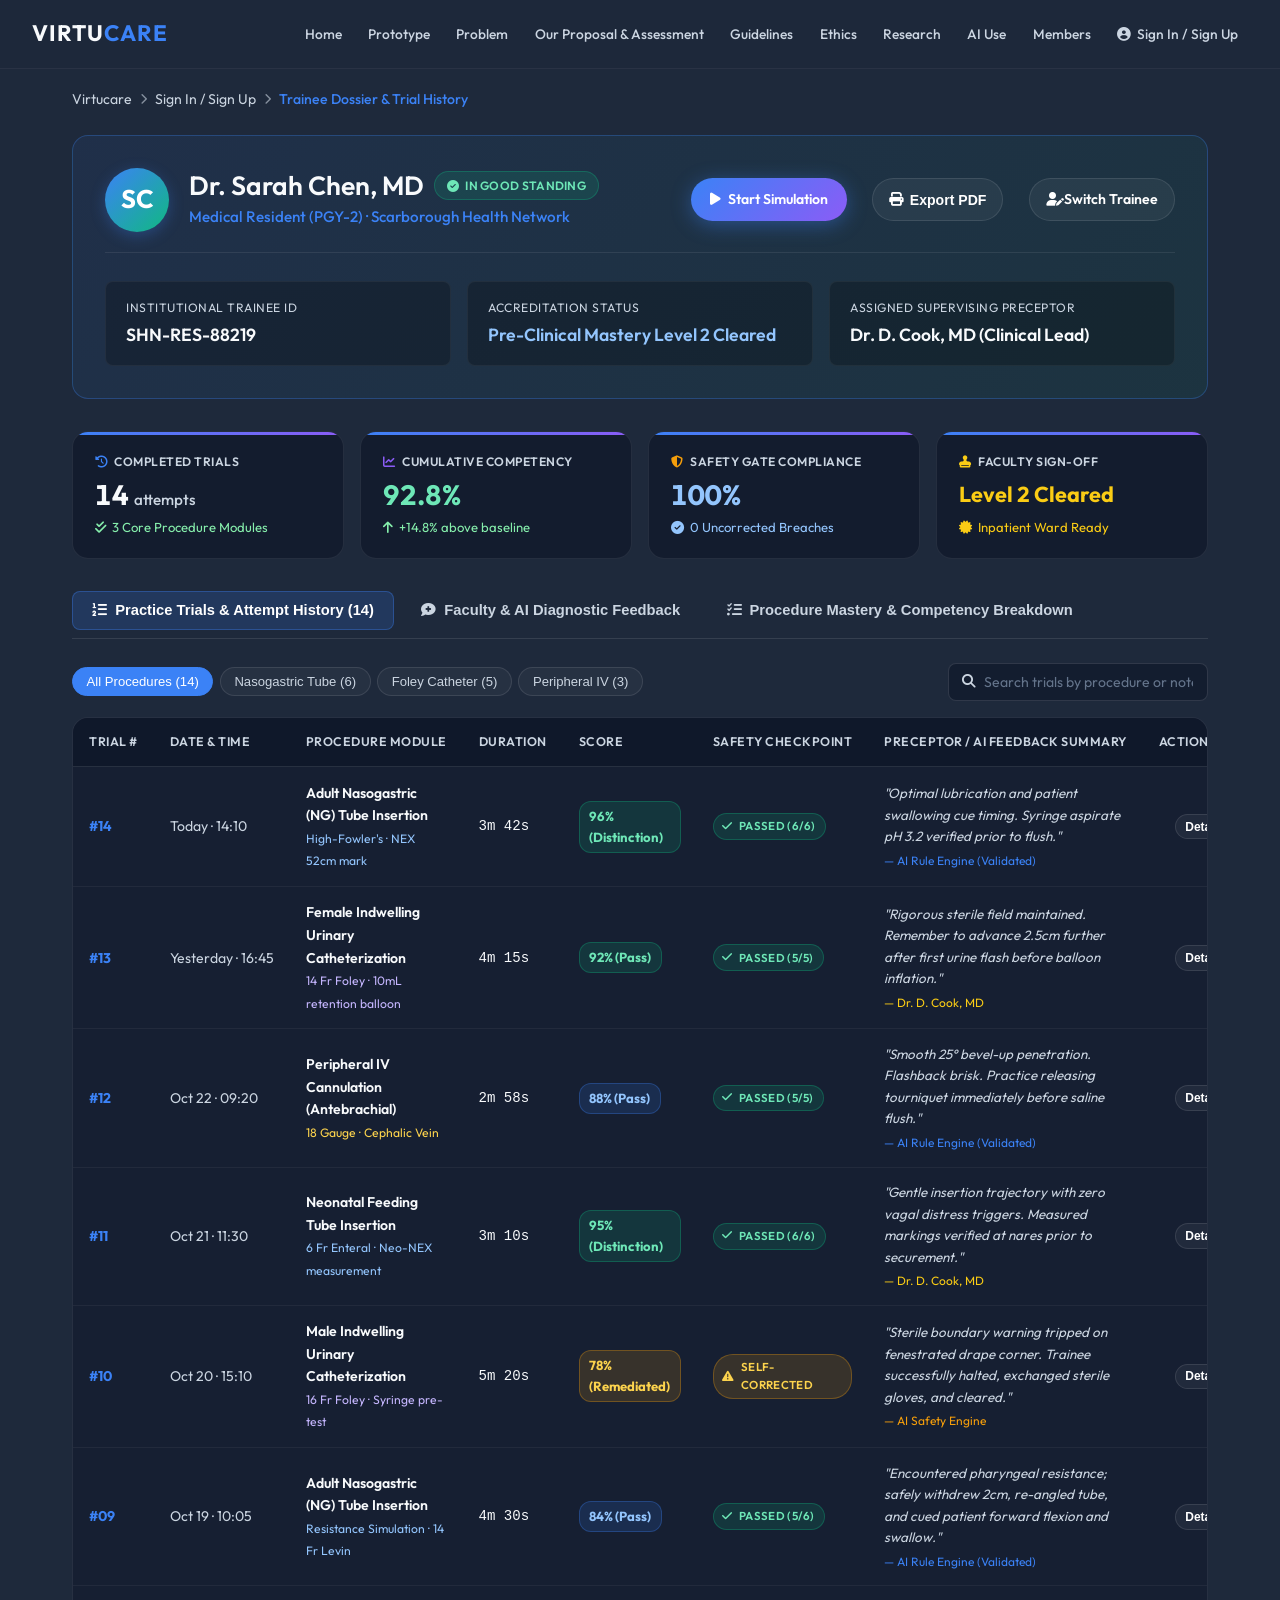
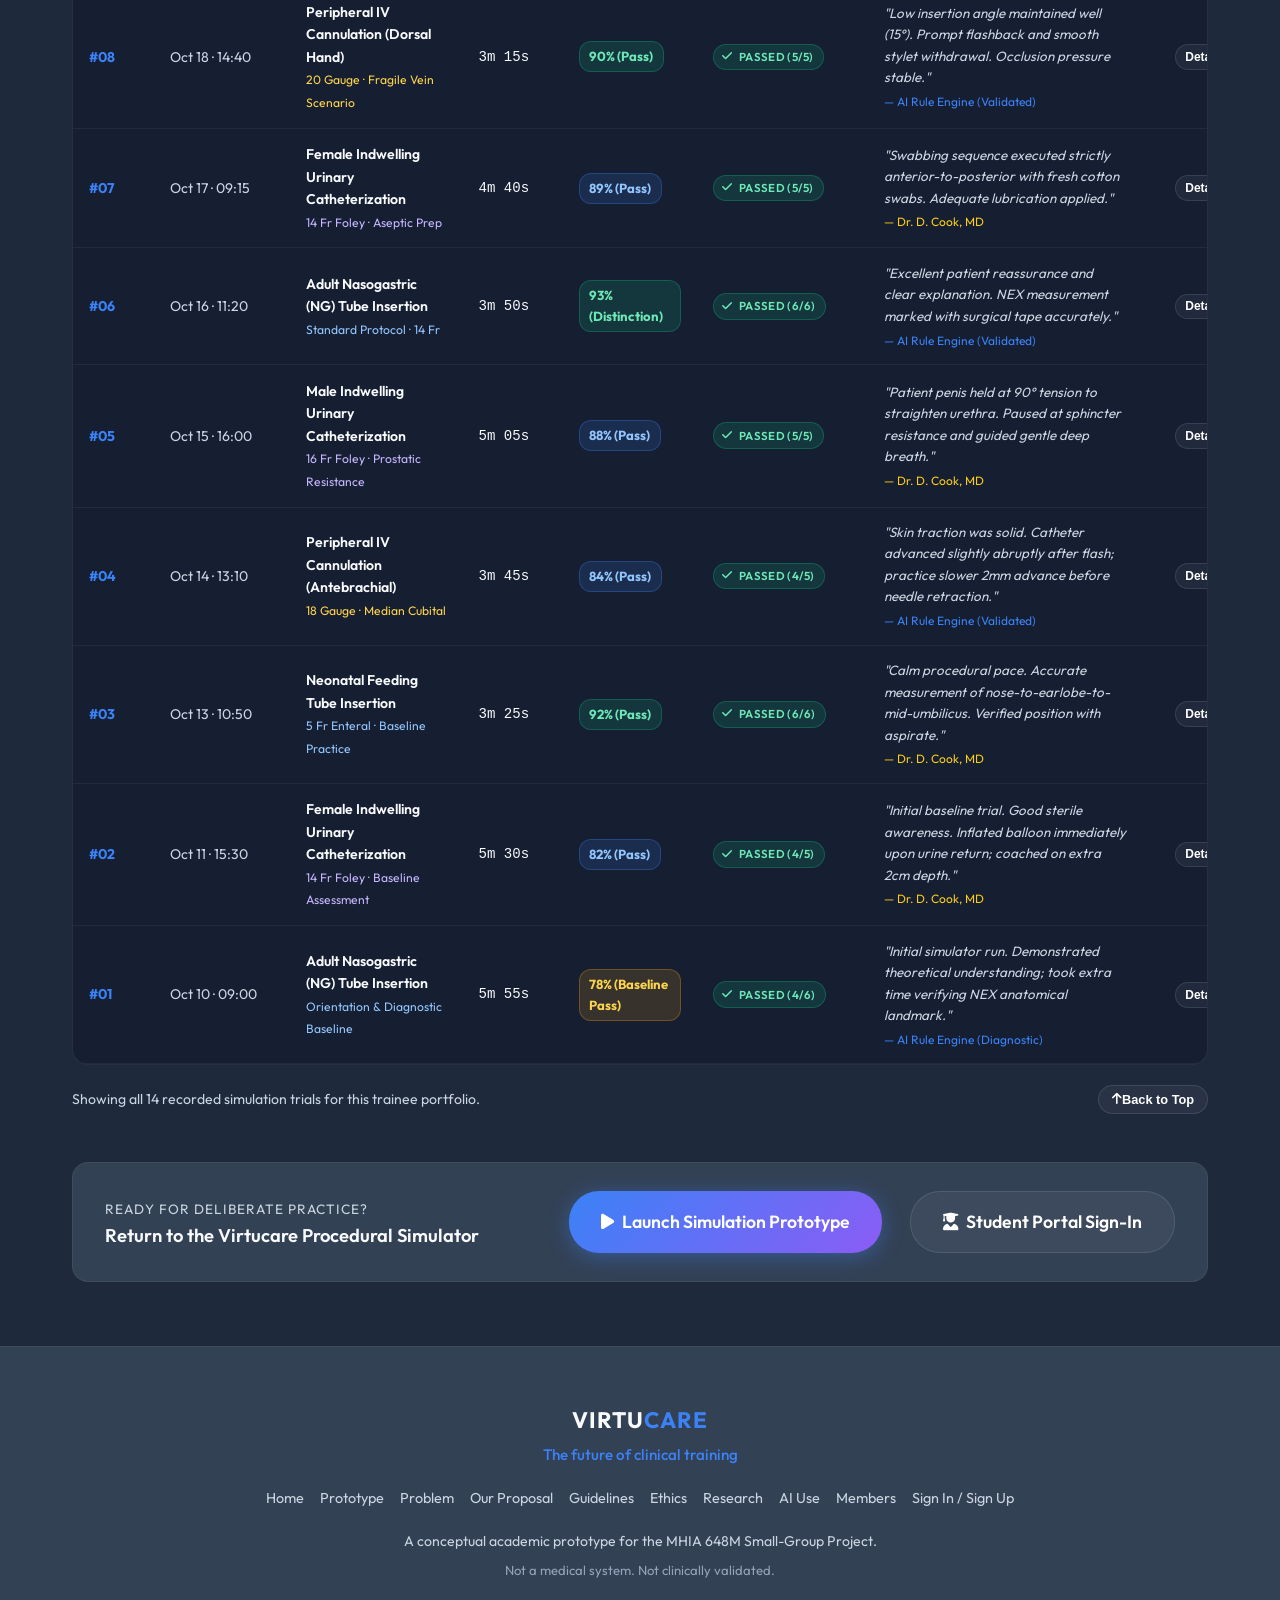
<file: pages/student-history.html>
<!DOCTYPE html>
<html lang="en">
<head>
  <meta charset="utf-8">
  <meta name="viewport" content="width=device-width, initial-scale=1">
  <title>Trainee Simulation Feedback &amp; History | Virtucare</title>
  <meta name="description" content="View comprehensive procedural trial logs, preceptor feedback evaluations, and competency metrics for clinical trainees.">
  <link href="https://fonts.googleapis.com/css2?family=Outfit:wght@300;400;500;600;700&display=swap" rel="stylesheet">
  <link rel="stylesheet" href="https://cdnjs.cloudflare.com/ajax/libs/font-awesome/6.4.0/css/all.min.css">
  <link rel="stylesheet" href="../assets/css/premium.css">
  <link rel="stylesheet" href="../assets/css/app.css">
  <link rel="icon" type="image/svg+xml" href="../assets/img/favicon.svg">
  <style>
    .trial-detail-modal {
      display: none;
      position: fixed;
      top: 0;
      left: 0;
      right: 0;
      bottom: 0;
      background: rgba(0, 0, 0, 0.75);
      backdrop-filter: blur(5px);
      z-index: 1000;
      align-items: center;
      justify-content: center;
      padding: 1.5rem;
    }
    .trial-detail-modal.active {
      display: flex;
    }
    .trial-modal-content {
      background: var(--surface-color);
      border: 1px solid rgba(255, 255, 255, 0.12);
      border-radius: var(--radius);
      max-width: 650px;
      width: 100%;
      padding: 2rem;
      position: relative;
      max-height: 90vh;
      overflow-y: auto;
      box-shadow: 0 20px 50px rgba(0, 0, 0, 0.5);
    }
    .trial-row-clickable {
      cursor: pointer;
      transition: background 0.15s ease;
    }
    .trial-row-clickable:hover {
      background: rgba(59, 130, 246, 0.1) !important;
    }
  </style>
</head>
<body data-mode="app" data-page="student-history">

  <header id="site-header"></header>

  <main id="main">
    <div class="container section" style="padding-top: 5.5rem; min-height: 80vh;">
      
      <!-- Breadcrumb -->
      <nav aria-label="Breadcrumb" style="margin-bottom: 1.5rem; font-size: 0.88rem; color: var(--text-muted); display: flex; align-items: center; gap: 0.5rem; flex-wrap: wrap;">
        <a href="../index.html" style="color: var(--text-muted); text-decoration: none;">Virtucare</a>
        <i class="fas fa-chevron-right" style="font-size: 0.7rem; opacity: 0.6;"></i>
        <a href="student-portal.html" style="color: var(--text-muted); text-decoration: none;">Sign In / Sign Up</a>
        <i class="fas fa-chevron-right" style="font-size: 0.7rem; opacity: 0.6;"></i>
        <span style="color: var(--primary); font-weight: 500;">Trainee Dossier &amp; Trial History</span>
      </nav>

      <!-- Trainee Profile Card Banner -->
      <div class="trainee-profile-active" style="margin-bottom: 2rem;">
        <div style="display: flex; justify-content: space-between; align-items: center; flex-wrap: wrap; gap: 1rem; border-bottom: 1px solid rgba(255,255,255,0.08); padding-bottom: 1.25rem;">
          <div style="display: flex; align-items: center; gap: 1.25rem;">
            <div style="width: 64px; height: 64px; border-radius: 50%; background: linear-gradient(135deg, #3b82f6, #10b981); display: flex; align-items: center; justify-content: center; font-size: 1.6rem; color: #fff; font-weight: 700; box-shadow: 0 4px 15px rgba(59, 130, 246, 0.3);" id="dossier-avatar">
              SC
            </div>
            <div>
              <div style="display: flex; align-items: center; gap: 0.6rem; flex-wrap: wrap;">
                <h2 style="margin: 0; font-size: 1.65rem; color: var(--text-main);" id="dossier-name">Dr. Sarah Chen, MD</h2>
                <span class="research-badge research-badge-green" style="font-size: 0.75rem; padding: 0.25rem 0.75rem;">
                  <i class="fas fa-check-circle"></i> In Good Standing
                </span>
              </div>
              <div style="font-size: 0.95rem; color: var(--primary); font-weight: 500; margin-top: 0.2rem;" id="dossier-role">
                Medical Resident (PGY-2) · Scarborough Health Network
              </div>
            </div>
          </div>

          <div style="display: flex; gap: 0.6rem; flex-wrap: wrap;">
            <a href="../index.html#prototype-section" class="btn btn-primary" style="font-size: 0.88rem; padding: 0.6rem 1.2rem; display: inline-flex; align-items: center; gap: 0.4rem;">
              <i class="fas fa-play"></i> Start Simulation
            </a>
            <button type="button" onclick="window.print()" class="btn btn-secondary" style="font-size: 0.88rem; padding: 0.6rem 1rem; display: inline-flex; align-items: center; gap: 0.4rem;" title="Print official transcript">
              <i class="fas fa-print"></i> Export PDF
            </button>
            <a href="student-portal.html#signin" class="btn btn-secondary" style="font-size: 0.88rem; padding: 0.6rem 1rem;" title="Switch or log out">
              <i class="fas fa-user-edit"></i> Switch Trainee
            </a>
          </div>
        </div>

        <div class="grid-3" style="gap: 1rem; margin-top: 0.5rem;">
          <div style="background: rgba(0,0,0,0.25); padding: 1rem 1.25rem; border-radius: 8px; border: 1px solid rgba(255,255,255,0.05);">
            <div style="font-size: 0.76rem; color: var(--text-muted); text-transform: uppercase; letter-spacing: 0.5px;">Institutional Trainee ID</div>
            <div style="font-size: 1.1rem; font-weight: 600; color: var(--text-main); margin-top: 0.25rem;" id="dossier-id">SHN-RES-88219</div>
          </div>
          <div style="background: rgba(0,0,0,0.25); padding: 1rem 1.25rem; border-radius: 8px; border: 1px solid rgba(255,255,255,0.05);">
            <div style="font-size: 0.76rem; color: var(--text-muted); text-transform: uppercase; letter-spacing: 0.5px;">Accreditation Status</div>
            <div style="font-size: 1.1rem; font-weight: 600; color: #93c5fd; margin-top: 0.25rem;">Pre-Clinical Mastery Level 2 Cleared</div>
          </div>
          <div style="background: rgba(0,0,0,0.25); padding: 1rem 1.25rem; border-radius: 8px; border: 1px solid rgba(255,255,255,0.05);">
            <div style="font-size: 0.76rem; color: var(--text-muted); text-transform: uppercase; letter-spacing: 0.5px;">Assigned Supervising Preceptor</div>
            <div style="font-size: 1.1rem; font-weight: 600; color: var(--text-main); margin-top: 0.25rem;" id="dossier-mentor">Dr. D. Cook, MD (Clinical Lead)</div>
          </div>
        </div>
      </div>

      <!-- 4 Summary KPIs -->
      <div class="dossier-kpis" style="margin-bottom: 2rem;">
        <div class="dossier-kpi-card">
          <div class="dossier-kpi-label"><i class="fas fa-history" style="color: var(--primary);"></i> Completed Trials</div>
          <div class="dossier-kpi-val">14 <span style="font-size: 0.95rem; font-weight: 500; color: var(--text-muted);">attempts</span></div>
          <div class="dossier-kpi-sub"><i class="fas fa-check-double"></i> 3 Core Procedure Modules</div>
        </div>
        <div class="dossier-kpi-card">
          <div class="dossier-kpi-label"><i class="fas fa-chart-line" style="color: var(--secondary);"></i> Cumulative Competency</div>
          <div class="dossier-kpi-val" style="color: #6ee7b7;">92.8%</div>
          <div class="dossier-kpi-sub"><i class="fas fa-arrow-up"></i> +14.8% above baseline</div>
        </div>
        <div class="dossier-kpi-card">
          <div class="dossier-kpi-label"><i class="fas fa-shield-alt" style="color: #f59e0b;"></i> Safety Gate Compliance</div>
          <div class="dossier-kpi-val" style="color: #93c5fd;">100%</div>
          <div class="dossier-kpi-sub" style="color: #93c5fd;"><i class="fas fa-check-circle"></i> 0 Uncorrected Breaches</div>
        </div>
        <div class="dossier-kpi-card">
          <div class="dossier-kpi-label"><i class="fas fa-stamp" style="color: #facc15;"></i> Faculty Sign-Off</div>
          <div class="dossier-kpi-val" style="font-size: 1.35rem; color: #facc15;">Level 2 Cleared</div>
          <div class="dossier-kpi-sub" style="color: #facc15;"><i class="fas fa-certificate"></i> Inpatient Ward Ready</div>
        </div>
      </div>

      <!-- Dossier Navigation Tabs -->
      <div class="dossier-nav-tabs" role="tablist">
        <button type="button" class="dossier-nav-tab active" data-tab="tab-trials">
          <i class="fas fa-list-ol"></i> Practice Trials &amp; Attempt History (14)
        </button>
        <button type="button" class="dossier-nav-tab" data-tab="tab-feedback">
          <i class="fas fa-comment-medical"></i> Faculty &amp; AI Diagnostic Feedback
        </button>
        <button type="button" class="dossier-nav-tab" data-tab="tab-competency">
          <i class="fas fa-tasks"></i> Procedure Mastery &amp; Competency Breakdown
        </button>
      </div>

      <!-- Tab Content 1: Full 14-Trial History Table -->
      <div id="tab-trials" class="dossier-pane" style="display: block; margin-top: 1.5rem;">
        
        <div class="dossier-filter-row">
          <div style="display: flex; gap: 0.4rem; flex-wrap: wrap;" id="trial-filter-group">
            <button type="button" class="procedure-filter-pill active" data-filter="all">All Procedures (14)</button>
            <button type="button" class="procedure-filter-pill" data-filter="ng-tube">Nasogastric Tube (6)</button>
            <button type="button" class="procedure-filter-pill" data-filter="catheter">Foley Catheter (5)</button>
            <button type="button" class="procedure-filter-pill" data-filter="iv-cannula">Peripheral IV (3)</button>
          </div>
          <div style="position: relative; min-width: 260px;">
            <input type="text" id="trial-search-input" placeholder="Search trials by procedure or note..." class="portal-input" style="padding: 0.5rem 0.85rem 0.5rem 2.2rem; font-size: 0.88rem; height: 38px;">
            <i class="fas fa-search" style="position: absolute; left: 0.85rem; top: 50%; transform: translateY(-50%); color: var(--text-muted); font-size: 0.85rem;"></i>
          </div>
        </div>

        <div class="trials-table-container">
          <table class="trials-table" id="full-trials-table">
            <thead>
              <tr>
                <th>Trial #</th>
                <th>Date &amp; Time</th>
                <th>Procedure Module</th>
                <th>Duration</th>
                <th>Score</th>
                <th>Safety Checkpoint</th>
                <th>Preceptor / AI Feedback Summary</th>
                <th>Action</th>
              </tr>
            </thead>
            <tbody>
              <!-- Trial 14 -->
              <tr class="trial-row-clickable" data-proc="ng-tube" data-id="14">
                <td><strong style="color: var(--primary);">#14</strong></td>
                <td style="white-space: nowrap; color: var(--text-muted);">Today · 14:10</td>
                <td>
                  <div style="font-weight: 600; color: var(--text-main);">Adult Nasogastric (NG) Tube Insertion</div>
                  <span style="font-size: 0.76rem; color: #93c5fd;">High-Fowler's · NEX 52cm mark</span>
                </td>
                <td style="white-space: nowrap; font-family: monospace;">3m 42s</td>
                <td><span class="trial-score-pill trial-score-high">96% (Distinction)</span></td>
                <td><span class="research-badge research-badge-green" style="font-size: 0.72rem; padding: 0.2rem 0.55rem;"><i class="fas fa-check"></i> Passed (6/6)</span></td>
                <td style="font-size: 0.84rem; color: #cbd5e1; max-width: 320px;">
                  <em>"Optimal lubrication and patient swallowing cue timing. Syringe aspirate pH 3.2 verified prior to flush."</em>
                  <div style="font-size: 0.75rem; color: var(--primary); margin-top: 0.2rem;">— AI Rule Engine (Validated)</div>
                </td>
                <td><button type="button" class="btn btn-secondary btn-sm" style="font-size: 0.75rem; padding: 0.3rem 0.6rem;">Details</button></td>
              </tr>
              <!-- Trial 13 -->
              <tr class="trial-row-clickable" data-proc="catheter" data-id="13">
                <td><strong style="color: var(--primary);">#13</strong></td>
                <td style="white-space: nowrap; color: var(--text-muted);">Yesterday · 16:45</td>
                <td>
                  <div style="font-weight: 600; color: var(--text-main);">Female Indwelling Urinary Catheterization</div>
                  <span style="font-size: 0.76rem; color: #c4b5fd;">14 Fr Foley · 10mL retention balloon</span>
                </td>
                <td style="white-space: nowrap; font-family: monospace;">4m 15s</td>
                <td><span class="trial-score-pill trial-score-high">92% (Pass)</span></td>
                <td><span class="research-badge research-badge-green" style="font-size: 0.72rem; padding: 0.2rem 0.55rem;"><i class="fas fa-check"></i> Passed (5/5)</span></td>
                <td style="font-size: 0.84rem; color: #cbd5e1; max-width: 320px;">
                  <em>"Rigorous sterile field maintained. Remember to advance 2.5cm further after first urine flash before balloon inflation."</em>
                  <div style="font-size: 0.75rem; color: #facc15; margin-top: 0.2rem;">— Dr. D. Cook, MD</div>
                </td>
                <td><button type="button" class="btn btn-secondary btn-sm" style="font-size: 0.75rem; padding: 0.3rem 0.6rem;">Details</button></td>
              </tr>
              <!-- Trial 12 -->
              <tr class="trial-row-clickable" data-proc="iv-cannula" data-id="12">
                <td><strong style="color: var(--primary);">#12</strong></td>
                <td style="white-space: nowrap; color: var(--text-muted);">Oct 22 · 09:20</td>
                <td>
                  <div style="font-weight: 600; color: var(--text-main);">Peripheral IV Cannulation (Antebrachial)</div>
                  <span style="font-size: 0.76rem; color: #fcd34d;">18 Gauge · Cephalic Vein</span>
                </td>
                <td style="white-space: nowrap; font-family: monospace;">2m 58s</td>
                <td><span class="trial-score-pill trial-score-med">88% (Pass)</span></td>
                <td><span class="research-badge research-badge-green" style="font-size: 0.72rem; padding: 0.2rem 0.55rem;"><i class="fas fa-check"></i> Passed (5/5)</span></td>
                <td style="font-size: 0.84rem; color: #cbd5e1; max-width: 320px;">
                  <em>"Smooth 25° bevel-up penetration. Flashback brisk. Practice releasing tourniquet immediately before saline flush."</em>
                  <div style="font-size: 0.75rem; color: var(--primary); margin-top: 0.2rem;">— AI Rule Engine (Validated)</div>
                </td>
                <td><button type="button" class="btn btn-secondary btn-sm" style="font-size: 0.75rem; padding: 0.3rem 0.6rem;">Details</button></td>
              </tr>
              <!-- Trial 11 -->
              <tr class="trial-row-clickable" data-proc="ng-tube" data-id="11">
                <td><strong style="color: var(--primary);">#11</strong></td>
                <td style="white-space: nowrap; color: var(--text-muted);">Oct 21 · 11:30</td>
                <td>
                  <div style="font-weight: 600; color: var(--text-main);">Neonatal Feeding Tube Insertion</div>
                  <span style="font-size: 0.76rem; color: #93c5fd;">6 Fr Enteral · Neo-NEX measurement</span>
                </td>
                <td style="white-space: nowrap; font-family: monospace;">3m 10s</td>
                <td><span class="trial-score-pill trial-score-high">95% (Distinction)</span></td>
                <td><span class="research-badge research-badge-green" style="font-size: 0.72rem; padding: 0.2rem 0.55rem;"><i class="fas fa-check"></i> Passed (6/6)</span></td>
                <td style="font-size: 0.84rem; color: #cbd5e1; max-width: 320px;">
                  <em>"Gentle insertion trajectory with zero vagal distress triggers. Measured markings verified at nares prior to securement."</em>
                  <div style="font-size: 0.75rem; color: #facc15; margin-top: 0.2rem;">— Dr. D. Cook, MD</div>
                </td>
                <td><button type="button" class="btn btn-secondary btn-sm" style="font-size: 0.75rem; padding: 0.3rem 0.6rem;">Details</button></td>
              </tr>
              <!-- Trial 10 -->
              <tr class="trial-row-clickable" data-proc="catheter" data-id="10">
                <td><strong style="color: var(--primary);">#10</strong></td>
                <td style="white-space: nowrap; color: var(--text-muted);">Oct 20 · 15:10</td>
                <td>
                  <div style="font-weight: 600; color: var(--text-main);">Male Indwelling Urinary Catheterization</div>
                  <span style="font-size: 0.76rem; color: #c4b5fd;">16 Fr Foley · Syringe pre-test</span>
                </td>
                <td style="white-space: nowrap; font-family: monospace;">5m 20s</td>
                <td><span class="trial-score-pill trial-score-warn">78% (Remediated)</span></td>
                <td><span class="research-badge research-badge-amber" style="font-size: 0.72rem; padding: 0.2rem 0.55rem;"><i class="fas fa-exclamation-triangle"></i> Self-Corrected</span></td>
                <td style="font-size: 0.84rem; color: #cbd5e1; max-width: 320px;">
                  <em>"Sterile boundary warning tripped on fenestrated drape corner. Trainee successfully halted, exchanged sterile gloves, and cleared."</em>
                  <div style="font-size: 0.75rem; color: #f59e0b; margin-top: 0.2rem;">— AI Safety Engine</div>
                </td>
                <td><button type="button" class="btn btn-secondary btn-sm" style="font-size: 0.75rem; padding: 0.3rem 0.6rem;">Details</button></td>
              </tr>
              <!-- Trial 09 -->
              <tr class="trial-row-clickable" data-proc="ng-tube" data-id="09">
                <td><strong style="color: var(--primary);">#09</strong></td>
                <td style="white-space: nowrap; color: var(--text-muted);">Oct 19 · 10:05</td>
                <td>
                  <div style="font-weight: 600; color: var(--text-main);">Adult Nasogastric (NG) Tube Insertion</div>
                  <span style="font-size: 0.76rem; color: #93c5fd;">Resistance Simulation · 14 Fr Levin</span>
                </td>
                <td style="white-space: nowrap; font-family: monospace;">4m 30s</td>
                <td><span class="trial-score-pill trial-score-med">84% (Pass)</span></td>
                <td><span class="research-badge research-badge-green" style="font-size: 0.72rem; padding: 0.2rem 0.55rem;"><i class="fas fa-check"></i> Passed (5/6)</span></td>
                <td style="font-size: 0.84rem; color: #cbd5e1; max-width: 320px;">
                  <em>"Encountered pharyngeal resistance; safely withdrew 2cm, re-angled tube, and cued patient forward flexion and swallow."</em>
                  <div style="font-size: 0.75rem; color: var(--primary); margin-top: 0.2rem;">— AI Rule Engine (Validated)</div>
                </td>
                <td><button type="button" class="btn btn-secondary btn-sm" style="font-size: 0.75rem; padding: 0.3rem 0.6rem;">Details</button></td>
              </tr>
              <!-- Trial 08 -->
              <tr class="trial-row-clickable" data-proc="iv-cannula" data-id="08">
                <td><strong style="color: var(--primary);">#08</strong></td>
                <td style="white-space: nowrap; color: var(--text-muted);">Oct 18 · 14:40</td>
                <td>
                  <div style="font-weight: 600; color: var(--text-main);">Peripheral IV Cannulation (Dorsal Hand)</div>
                  <span style="font-size: 0.76rem; color: #fcd34d;">20 Gauge · Fragile Vein Scenario</span>
                </td>
                <td style="white-space: nowrap; font-family: monospace;">3m 15s</td>
                <td><span class="trial-score-pill trial-score-high">90% (Pass)</span></td>
                <td><span class="research-badge research-badge-green" style="font-size: 0.72rem; padding: 0.2rem 0.55rem;"><i class="fas fa-check"></i> Passed (5/5)</span></td>
                <td style="font-size: 0.84rem; color: #cbd5e1; max-width: 320px;">
                  <em>"Low insertion angle maintained well (15°). Prompt flashback and smooth stylet withdrawal. Occlusion pressure stable."</em>
                  <div style="font-size: 0.75rem; color: var(--primary); margin-top: 0.2rem;">— AI Rule Engine (Validated)</div>
                </td>
                <td><button type="button" class="btn btn-secondary btn-sm" style="font-size: 0.75rem; padding: 0.3rem 0.6rem;">Details</button></td>
              </tr>
              <!-- Trial 07 -->
              <tr class="trial-row-clickable" data-proc="catheter" data-id="07">
                <td><strong style="color: var(--primary);">#07</strong></td>
                <td style="white-space: nowrap; color: var(--text-muted);">Oct 17 · 09:15</td>
                <td>
                  <div style="font-weight: 600; color: var(--text-main);">Female Indwelling Urinary Catheterization</div>
                  <span style="font-size: 0.76rem; color: #c4b5fd;">14 Fr Foley · Aseptic Prep</span>
                </td>
                <td style="white-space: nowrap; font-family: monospace;">4m 40s</td>
                <td><span class="trial-score-pill trial-score-med">89% (Pass)</span></td>
                <td><span class="research-badge research-badge-green" style="font-size: 0.72rem; padding: 0.2rem 0.55rem;"><i class="fas fa-check"></i> Passed (5/5)</span></td>
                <td style="font-size: 0.84rem; color: #cbd5e1; max-width: 320px;">
                  <em>"Swabbing sequence executed strictly anterior-to-posterior with fresh cotton swabs. Adequate lubrication applied."</em>
                  <div style="font-size: 0.75rem; color: #facc15; margin-top: 0.2rem;">— Dr. D. Cook, MD</div>
                </td>
                <td><button type="button" class="btn btn-secondary btn-sm" style="font-size: 0.75rem; padding: 0.3rem 0.6rem;">Details</button></td>
              </tr>
              <!-- Trial 06 -->
              <tr class="trial-row-clickable" data-proc="ng-tube" data-id="06">
                <td><strong style="color: var(--primary);">#06</strong></td>
                <td style="white-space: nowrap; color: var(--text-muted);">Oct 16 · 11:20</td>
                <td>
                  <div style="font-weight: 600; color: var(--text-main);">Adult Nasogastric (NG) Tube Insertion</div>
                  <span style="font-size: 0.76rem; color: #93c5fd;">Standard Protocol · 14 Fr</span>
                </td>
                <td style="white-space: nowrap; font-family: monospace;">3m 50s</td>
                <td><span class="trial-score-pill trial-score-high">93% (Distinction)</span></td>
                <td><span class="research-badge research-badge-green" style="font-size: 0.72rem; padding: 0.2rem 0.55rem;"><i class="fas fa-check"></i> Passed (6/6)</span></td>
                <td style="font-size: 0.84rem; color: #cbd5e1; max-width: 320px;">
                  <em>"Excellent patient reassurance and clear explanation. NEX measurement marked with surgical tape accurately."</em>
                  <div style="font-size: 0.75rem; color: var(--primary); margin-top: 0.2rem;">— AI Rule Engine (Validated)</div>
                </td>
                <td><button type="button" class="btn btn-secondary btn-sm" style="font-size: 0.75rem; padding: 0.3rem 0.6rem;">Details</button></td>
              </tr>
              <!-- Trial 05 -->
              <tr class="trial-row-clickable" data-proc="catheter" data-id="05">
                <td><strong style="color: var(--primary);">#05</strong></td>
                <td style="white-space: nowrap; color: var(--text-muted);">Oct 15 · 16:00</td>
                <td>
                  <div style="font-weight: 600; color: var(--text-main);">Male Indwelling Urinary Catheterization</div>
                  <span style="font-size: 0.76rem; color: #c4b5fd;">16 Fr Foley · Prostatic Resistance</span>
                </td>
                <td style="white-space: nowrap; font-family: monospace;">5m 05s</td>
                <td><span class="trial-score-pill trial-score-med">88% (Pass)</span></td>
                <td><span class="research-badge research-badge-green" style="font-size: 0.72rem; padding: 0.2rem 0.55rem;"><i class="fas fa-check"></i> Passed (5/5)</span></td>
                <td style="font-size: 0.84rem; color: #cbd5e1; max-width: 320px;">
                  <em>"Patient penis held at 90° tension to straighten urethra. Paused at sphincter resistance and guided gentle deep breath."</em>
                  <div style="font-size: 0.75rem; color: #facc15; margin-top: 0.2rem;">— Dr. D. Cook, MD</div>
                </td>
                <td><button type="button" class="btn btn-secondary btn-sm" style="font-size: 0.75rem; padding: 0.3rem 0.6rem;">Details</button></td>
              </tr>
              <!-- Trial 04 -->
              <tr class="trial-row-clickable" data-proc="iv-cannula" data-id="04">
                <td><strong style="color: var(--primary);">#04</strong></td>
                <td style="white-space: nowrap; color: var(--text-muted);">Oct 14 · 13:10</td>
                <td>
                  <div style="font-weight: 600; color: var(--text-main);">Peripheral IV Cannulation (Antebrachial)</div>
                  <span style="font-size: 0.76rem; color: #fcd34d;">18 Gauge · Median Cubital</span>
                </td>
                <td style="white-space: nowrap; font-family: monospace;">3m 45s</td>
                <td><span class="trial-score-pill trial-score-med">84% (Pass)</span></td>
                <td><span class="research-badge research-badge-green" style="font-size: 0.72rem; padding: 0.2rem 0.55rem;"><i class="fas fa-check"></i> Passed (4/5)</span></td>
                <td style="font-size: 0.84rem; color: #cbd5e1; max-width: 320px;">
                  <em>"Skin traction was solid. Catheter advanced slightly abruptly after flash; practice slower 2mm advance before needle retraction."</em>
                  <div style="font-size: 0.75rem; color: var(--primary); margin-top: 0.2rem;">— AI Rule Engine (Validated)</div>
                </td>
                <td><button type="button" class="btn btn-secondary btn-sm" style="font-size: 0.75rem; padding: 0.3rem 0.6rem;">Details</button></td>
              </tr>
              <!-- Trial 03 -->
              <tr class="trial-row-clickable" data-proc="ng-tube" data-id="03">
                <td><strong style="color: var(--primary);">#03</strong></td>
                <td style="white-space: nowrap; color: var(--text-muted);">Oct 13 · 10:50</td>
                <td>
                  <div style="font-weight: 600; color: var(--text-main);">Neonatal Feeding Tube Insertion</div>
                  <span style="font-size: 0.76rem; color: #93c5fd;">5 Fr Enteral · Baseline Practice</span>
                </td>
                <td style="white-space: nowrap; font-family: monospace;">3m 25s</td>
                <td><span class="trial-score-pill trial-score-high">92% (Pass)</span></td>
                <td><span class="research-badge research-badge-green" style="font-size: 0.72rem; padding: 0.2rem 0.55rem;"><i class="fas fa-check"></i> Passed (6/6)</span></td>
                <td style="font-size: 0.84rem; color: #cbd5e1; max-width: 320px;">
                  <em>"Calm procedural pace. Accurate measurement of nose-to-earlobe-to-mid-umbilicus. Verified position with aspirate."</em>
                  <div style="font-size: 0.75rem; color: #facc15; margin-top: 0.2rem;">— Dr. D. Cook, MD</div>
                </td>
                <td><button type="button" class="btn btn-secondary btn-sm" style="font-size: 0.75rem; padding: 0.3rem 0.6rem;">Details</button></td>
              </tr>
              <!-- Trial 02 -->
              <tr class="trial-row-clickable" data-proc="catheter" data-id="02">
                <td><strong style="color: var(--primary);">#02</strong></td>
                <td style="white-space: nowrap; color: var(--text-muted);">Oct 11 · 15:30</td>
                <td>
                  <div style="font-weight: 600; color: var(--text-main);">Female Indwelling Urinary Catheterization</div>
                  <span style="font-size: 0.76rem; color: #c4b5fd;">14 Fr Foley · Baseline Assessment</span>
                </td>
                <td style="white-space: nowrap; font-family: monospace;">5m 30s</td>
                <td><span class="trial-score-pill trial-score-med">82% (Pass)</span></td>
                <td><span class="research-badge research-badge-green" style="font-size: 0.72rem; padding: 0.2rem 0.55rem;"><i class="fas fa-check"></i> Passed (4/5)</span></td>
                <td style="font-size: 0.84rem; color: #cbd5e1; max-width: 320px;">
                  <em>"Initial baseline trial. Good sterile awareness. Inflated balloon immediately upon urine return; coached on extra 2cm depth."</em>
                  <div style="font-size: 0.75rem; color: #facc15; margin-top: 0.2rem;">— Dr. D. Cook, MD</div>
                </td>
                <td><button type="button" class="btn btn-secondary btn-sm" style="font-size: 0.75rem; padding: 0.3rem 0.6rem;">Details</button></td>
              </tr>
              <!-- Trial 01 -->
              <tr class="trial-row-clickable" data-proc="ng-tube" data-id="01">
                <td><strong style="color: var(--primary);">#01</strong></td>
                <td style="white-space: nowrap; color: var(--text-muted);">Oct 10 · 09:00</td>
                <td>
                  <div style="font-weight: 600; color: var(--text-main);">Adult Nasogastric (NG) Tube Insertion</div>
                  <span style="font-size: 0.76rem; color: #93c5fd;">Orientation &amp; Diagnostic Baseline</span>
                </td>
                <td style="white-space: nowrap; font-family: monospace;">5m 55s</td>
                <td><span class="trial-score-pill trial-score-warn">78% (Baseline Pass)</span></td>
                <td><span class="research-badge research-badge-green" style="font-size: 0.72rem; padding: 0.2rem 0.55rem;"><i class="fas fa-check"></i> Passed (4/6)</span></td>
                <td style="font-size: 0.84rem; color: #cbd5e1; max-width: 320px;">
                  <em>"Initial simulator run. Demonstrated theoretical understanding; took extra time verifying NEX anatomical landmark."</em>
                  <div style="font-size: 0.75rem; color: var(--primary); margin-top: 0.2rem;">— AI Rule Engine (Diagnostic)</div>
                </td>
                <td><button type="button" class="btn btn-secondary btn-sm" style="font-size: 0.75rem; padding: 0.3rem 0.6rem;">Details</button></td>
              </tr>
            </tbody>
          </table>
        </div>

        <div style="display: flex; justify-content: space-between; align-items: center; flex-wrap: wrap; gap: 1rem; margin-top: 1.25rem; font-size: 0.88rem; color: var(--text-muted);">
          <div>Showing all 14 recorded simulation trials for this trainee portfolio.</div>
          <button type="button" onclick="window.scrollTo({top: 0, behavior: 'smooth'})" class="btn btn-secondary" style="font-size: 0.8rem; padding: 0.35rem 0.8rem;">
            <i class="fas fa-arrow-up"></i> Back to Top
          </button>
        </div>

      </div>

      <!-- Tab Content 2: Preceptor & AI Feedback Summary -->
      <div id="tab-feedback" class="dossier-pane" style="display: none; margin-top: 1.5rem;">
        
        <!-- Faculty Preceptor Evaluation -->
        <div class="feedback-card" style="border-left: 4px solid var(--secondary);">
          <div class="feedback-card-header">
            <div style="display: flex; align-items: center; gap: 0.85rem;">
              <div style="width: 48px; height: 48px; border-radius: 50%; background: rgba(16, 185, 129, 0.2); border: 1px solid rgba(16, 185, 129, 0.4); display: flex; align-items: center; justify-content: center; color: #6ee7b7; font-weight: 700; font-size: 1.1rem;">
                DC
              </div>
              <div>
                <h3 style="margin: 0; font-size: 1.15rem; color: var(--text-main);">Clinical Faculty Preceptor Evaluation &amp; Formal Clearance</h3>
                <span style="font-size: 0.84rem; color: var(--text-muted);">Dr. D. Cook, MD · Director of Clinical Procedural Education, Scarborough Health Network</span>
              </div>
            </div>
            <span class="research-badge research-badge-green" style="font-size: 0.78rem; padding: 0.35rem 0.85rem;">
              <i class="fas fa-certificate"></i> Clinical Observation Cleared
            </span>
          </div>
          <div class="feedback-quote">
            "Over 14 simulated encounters, Dr. Sarah Chen has demonstrated exceptional maturation in psychomotor skill and situational mindfulness. Her initial hesitation during anatomical NEX landmark measurement has evolved into fluid, decisive execution (accurate to ±0.4 cm). Most commendable is her unwavering adherence to sterility and verification gates: across all trials, she never skipped syringe gastric aspirate pH testing before test flushes. I certify her as having satisfied Level 2 pre-clinical simulation requirements and endorse her for supervised bedside clinical transitions on the inpatient medicine service."
          </div>
          <div style="display: grid; grid-template-columns: repeat(auto-fit, minmax(240px, 1fr)); gap: 1rem; margin-top: 1.25rem; padding-top: 1rem; border-top: 1px solid rgba(255,255,255,0.06); font-size: 0.88rem;">
            <div><strong style="color: var(--text-main);">Formal Clearance Level:</strong> Mastery Level 2 (Supervised Bedside Transitions)</div>
            <div><strong style="color: var(--text-main);">Next Verification Milestone:</strong> Direct Observation of Procedural Skills (DOPS) on Ward</div>
            <div><strong style="color: var(--text-main);">Evaluation Date:</strong> October 24, 2026 · Valid for 12 Months</div>
          </div>
        </div>

        <div class="grid-2" style="gap: 1.5rem;">
          
          <!-- AI Diagnostic Evaluation -->
          <div class="feedback-card">
            <div class="feedback-card-header">
              <div style="display: flex; align-items: center; gap: 0.6rem;">
                <i class="fas fa-microchip" style="color: var(--primary); font-size: 1.2rem;"></i>
                <h4 style="margin: 0; font-size: 1.05rem; color: var(--text-main);">AI Simulation Engine Analytics</h4>
              </div>
              <span class="research-badge research-badge-blue" style="font-size: 0.72rem;">Continuous Kinematic Audit</span>
            </div>
            
            <div style="display: flex; flex-direction: column; gap: 0.9rem; font-size: 0.9rem;">
              <div>
                <div style="display: flex; justify-content: space-between; margin-bottom: 0.25rem;">
                  <span style="color: var(--text-main); font-weight: 500;">Aseptic Barrier &amp; Hand Hygiene</span>
                  <span style="color: #6ee7b7; font-weight: 700;">98.4% (Top 5% Cohort)</span>
                </div>
                <div class="competency-bar-track"><div class="competency-bar-fill" style="width: 98.4%; background: #10b981;"></div></div>
              </div>

              <div>
                <div style="display: flex; justify-content: space-between; margin-bottom: 0.25rem;">
                  <span style="color: var(--text-main); font-weight: 500;">Anatomical Landmark Precision</span>
                  <span style="color: #93c5fd; font-weight: 700;">95.2% (±0.4 cm error margin)</span>
                </div>
                <div class="competency-bar-track"><div class="competency-bar-fill" style="width: 95.2%; background: #3b82f6;"></div></div>
              </div>

              <div>
                <div style="display: flex; justify-content: space-between; margin-bottom: 0.25rem;">
                  <span style="color: var(--text-main); font-weight: 500;">Complication &amp; Resistance Response</span>
                  <span style="color: #93c5fd; font-weight: 700;">91.0% (Appropriate neck flexion/pause)</span>
                </div>
                <div class="competency-bar-track"><div class="competency-bar-fill" style="width: 91%; background: #3b82f6;"></div></div>
              </div>

              <div>
                <div style="display: flex; justify-content: space-between; margin-bottom: 0.25rem;">
                  <span style="color: var(--text-main); font-weight: 500;">Procedural Fluidity &amp; Ergonomics</span>
                  <span style="color: #fcd34d; font-weight: 700;">87.8% (Occasional catheter hub hesitation)</span>
                </div>
                <div class="competency-bar-track"><div class="competency-bar-fill" style="width: 87.8%; background: #f59e0b;"></div></div>
              </div>
            </div>

            <p style="margin: 1.25rem 0 0 0; font-size: 0.85rem; color: var(--text-muted); line-height: 1.5;">
              <i class="fas fa-info-circle" style="color: var(--primary);"></i> Kinematic tracking evaluated tool trajectory, insertion velocity curves, angle stability, and critical safety checklist adherence.
            </p>
          </div>

          <!-- Targeted Deliberate Practice Guidance -->
          <div class="feedback-card">
            <div class="feedback-card-header">
              <div style="display: flex; align-items: center; gap: 0.6rem;">
                <i class="fas fa-bullseye" style="color: #f59e0b; font-size: 1.2rem;"></i>
                <h4 style="margin: 0; font-size: 1.05rem; color: var(--text-main);">Targeted Deliberate Practice Guide</h4>
              </div>
              <span class="research-badge research-badge-amber" style="font-size: 0.72rem;">Curated Recommendations</span>
            </div>

            <div style="display: flex; flex-direction: column; gap: 1rem; font-size: 0.9rem;">
              <div style="padding: 0.85rem; background: rgba(255,255,255,0.03); border-radius: 8px; border-left: 3px solid #f59e0b;">
                <strong style="color: var(--text-main); display: block; margin-bottom: 0.25rem;">
                  1. Female Foley Catheter: Extra Advancement Depth
                </strong>
                <p style="margin: 0; font-size: 0.85rem; color: var(--text-muted);">
                  In trials #02 and #13, balloon inflation commenced immediately upon first urine droplet observation. In female anatomy, always advance an additional 2.5–3 cm to guarantee the balloon is fully intravesical prior to inflating 10mL sterile water.
                </p>
              </div>

              <div style="padding: 0.85rem; background: rgba(255,255,255,0.03); border-radius: 8px; border-left: 3px solid var(--primary);">
                <strong style="color: var(--text-main); display: block; margin-bottom: 0.25rem;">
                  2. Peripheral IV: Tourniquet Release Timing
                </strong>
                <p style="margin: 0; font-size: 0.85rem; color: var(--text-muted);">
                  Remember to unclip the venous tourniquet prior to connection and flush of the saline extension set. Releasing tension earlier prevents vein rupture and hematoma formation in fragile vessels.
                </p>
              </div>

              <div style="padding: 0.85rem; background: rgba(255,255,255,0.03); border-radius: 8px; border-left: 3px solid var(--secondary);">
                <strong style="color: var(--text-main); display: block; margin-bottom: 0.25rem;">
                  3. Nasogastric Tube: Swallow Cue Synchronization
                </strong>
                <p style="margin: 0; font-size: 0.85rem; color: var(--text-muted);">
                  Maintain rhythm during posterior oropharyngeal pass by advancing 5–7 cm increments exactly concurrent with simulated patient swallows to avert tracheal deflection.
                </p>
              </div>
            </div>

          </div>

        </div>

      </div>

      <!-- Tab Content 3: Procedure Mastery Breakdown -->
      <div id="tab-competency" class="dossier-pane" style="display: none; margin-top: 1.5rem;">
        
        <div class="feedback-card" style="margin-bottom: 1.5rem;">
          <h3 style="margin: 0 0 1.25rem 0; font-size: 1.25rem; color: var(--text-main); display: flex; align-items: center; gap: 0.5rem;">
            <i class="fas fa-award" style="color: #facc15;"></i> Procedural Competency Verification &amp; Curricular Progress
          </h3>

          <div style="display: flex; flex-direction: column; gap: 1.75rem;">
            
            <div class="competency-bar-row">
              <div style="display: flex; justify-content: space-between; font-size: 0.95rem; margin-bottom: 0.35rem;">
                <span style="font-weight: 600; color: var(--text-main);">
                  <i class="fas fa-lungs" style="color: var(--primary); margin-right: 0.45rem;"></i> Module 1: Nasogastric Tube Insertion (Adult &amp; Neonate)
                </span>
                <span style="color: #6ee7b7; font-weight: 700;">95.5% · Mastery Level 2 Cleared</span>
              </div>
              <div class="competency-bar-track" style="height: 10px;">
                <div class="competency-bar-fill" style="width: 95.5%; background: linear-gradient(90deg, #3b82f6, #10b981);"></div>
              </div>
              <div style="display: flex; justify-content: space-between; font-size: 0.82rem; color: var(--text-muted); margin-top: 0.4rem;">
                <span>6 completed trials · Mean trial duration: 3m 48s</span>
                <span style="color: #86efac;"><i class="fas fa-check"></i> NEX precision ±0.4cm · Aspirate pH confirmed</span>
              </div>
            </div>

            <div class="competency-bar-row">
              <div style="display: flex; justify-content: space-between; font-size: 0.95rem; margin-bottom: 0.35rem;">
                <span style="font-weight: 600; color: var(--text-main);">
                  <i class="fas fa-procedures" style="color: #a855f7; margin-right: 0.45rem;"></i> Module 2: Indwelling Urinary Catheterization (Male &amp; Female)
                </span>
                <span style="color: #93c5fd; font-weight: 700;">90.0% · Mastery Level 2 Cleared</span>
              </div>
              <div class="competency-bar-track" style="height: 10px;">
                <div class="competency-bar-fill" style="width: 90%; background: linear-gradient(90deg, #8b5cf6, #3b82f6);"></div>
              </div>
              <div style="display: flex; justify-content: space-between; font-size: 0.82rem; color: var(--text-muted); margin-top: 0.4rem;">
                <span>5 completed trials · Mean trial duration: 4m 32s</span>
                <span style="color: #93c5fd;"><i class="fas fa-check"></i> Sterile barrier respected · 1 self-corrected drape alert</span>
              </div>
            </div>

            <div class="competency-bar-row">
              <div style="display: flex; justify-content: space-between; font-size: 0.95rem; margin-bottom: 0.35rem;">
                <span style="font-weight: 600; color: var(--text-main);">
                  <i class="fas fa-syringe" style="color: #f59e0b; margin-right: 0.45rem;"></i> Module 3: Peripheral IV Cannulation (18G &amp; 20G)
                </span>
                <span style="color: #fcd34d; font-weight: 700;">87.3% · Mastery Level 1 Cleared</span>
              </div>
              <div class="competency-bar-track" style="height: 10px;">
                <div class="competency-bar-fill" style="width: 87.3%; background: linear-gradient(90deg, #f59e0b, #10b981);"></div>
              </div>
              <div style="display: flex; justify-content: space-between; font-size: 0.82rem; color: var(--text-muted); margin-top: 0.4rem;">
                <span>3 completed trials · Mean trial duration: 3m 05s</span>
                <span style="color: #fcd34d;"><i class="fas fa-hourglass-half"></i> Level 2 cannulation trial scheduled next</span>
              </div>
            </div>

          </div>
        </div>

        <!-- Curricular Progression Milestones -->
        <div class="card" style="padding: 2rem;">
          <h4 style="margin: 0 0 1.25rem 0; font-size: 1.15rem; color: var(--text-main);">
            <i class="fas fa-road" style="color: var(--primary); margin-right: 0.4rem;"></i> Simulation Training Milestone Progression
          </h4>
          <div class="grid-3" style="gap: 1.25rem;">
            <div style="padding: 1.25rem; background: rgba(16, 185, 129, 0.08); border: 1px solid rgba(16, 185, 129, 0.25); border-radius: 8px;">
              <div style="display: flex; justify-content: space-between; align-items: center; margin-bottom: 0.5rem;">
                <strong style="color: #6ee7b7; font-size: 0.95rem;">Milestone 1: Fundamentals</strong>
                <span class="research-badge research-badge-green" style="font-size: 0.7rem; padding: 0.15rem 0.5rem;">Completed</span>
              </div>
              <p style="margin: 0; font-size: 0.84rem; color: var(--text-muted);">
                Aseptic setup, anatomical measurement calibration, and sterile field preservation. Cleared in trials 1–4.
              </p>
            </div>
            <div style="padding: 1.25rem; background: rgba(59, 130, 246, 0.08); border: 1px solid rgba(59, 130, 246, 0.25); border-radius: 8px;">
              <div style="display: flex; justify-content: space-between; align-items: center; margin-bottom: 0.5rem;">
                <strong style="color: #93c5fd; font-size: 0.95rem;">Milestone 2: Complications</strong>
                <span class="research-badge research-badge-blue" style="font-size: 0.7rem; padding: 0.15rem 0.5rem;">Completed</span>
              </div>
              <p style="margin: 0; font-size: 0.84rem; color: var(--text-muted);">
                Handling pharyngeal resistance, fragile vein scenarios, and self-correcting sterile breaches. Cleared in trials 5–14.
              </p>
            </div>
            <div style="padding: 1.25rem; background: rgba(245, 158, 11, 0.08); border: 1px solid rgba(245, 158, 11, 0.25); border-radius: 8px;">
              <div style="display: flex; justify-content: space-between; align-items: center; margin-bottom: 0.5rem;">
                <strong style="color: #fcd34d; font-size: 0.95rem;">Milestone 3: Clinical Transition</strong>
                <span class="research-badge research-badge-amber" style="font-size: 0.7rem; padding: 0.15rem 0.5rem;">Active</span>
              </div>
              <p style="margin: 0; font-size: 0.84rem; color: var(--text-muted);">
                Supervised bedside procedural encounters on inpatient medicine wards under Dr. D. Cook, MD.
              </p>
            </div>
          </div>
        </div>

      </div>

      <!-- Bottom Actions -->
      <div style="margin-top: 3rem; display: flex; justify-content: space-between; align-items: center; flex-wrap: wrap; gap: 1rem; padding: 1.75rem 2rem; background: var(--surface-color); border: 1px solid rgba(255,255,255,0.06); border-radius: var(--radius);">
        <div>
          <span style="font-size: 0.85rem; color: var(--text-muted); text-transform: uppercase; letter-spacing: 1px;">Ready for deliberate practice?</span>
          <h4 style="margin: 0.25rem 0 0 0; font-size: 1.15rem;">Return to the Virtucare Procedural Simulator</h4>
        </div>
        <div style="display: flex; gap: 0.75rem; flex-wrap: wrap;">
          <a href="../index.html#prototype-section" class="btn btn-primary" style="display: inline-flex; align-items: center; gap: 0.5rem;">
            <i class="fas fa-play"></i> Launch Simulation Prototype
          </a>
          <a href="student-portal.html" class="btn btn-secondary" style="display: inline-flex; align-items: center; gap: 0.5rem;">
            <i class="fas fa-user-graduate"></i> Student Portal Sign-In
          </a>
        </div>
      </div>

    </div>
  </main>

  <!-- Trial Detail Modal / Drawer -->
  <div class="trial-detail-modal" id="trial-detail-modal" role="dialog" aria-modal="true">
    <div class="trial-modal-content">
      <div style="display: flex; justify-content: space-between; align-items: flex-start; margin-bottom: 1.25rem; border-bottom: 1px solid rgba(255,255,255,0.08); padding-bottom: 1rem;">
        <div>
          <div style="display: flex; align-items: center; gap: 0.5rem;">
            <span class="trial-score-pill trial-score-high" id="modal-score">96%</span>
            <span style="font-size: 0.85rem; color: var(--text-muted);" id="modal-trial-id">Trial #14</span>
          </div>
          <h3 style="margin: 0.5rem 0 0.25rem 0; font-size: 1.35rem; color: var(--text-main);" id="modal-proc-title">
            Adult Nasogastric Tube Insertion
          </h3>
          <span style="font-size: 0.84rem; color: var(--primary);" id="modal-datetime">Today · 14:10 · Duration: 3m 42s</span>
        </div>
        <button type="button" id="modal-close-btn" style="background: none; border: none; color: var(--text-muted); font-size: 1.4rem; cursor: pointer; padding: 0.25rem;" aria-label="Close modal">
          &times;
        </button>
      </div>

      <div style="margin-bottom: 1.25rem;">
        <h4 style="margin: 0 0 0.5rem 0; font-size: 0.95rem; color: var(--text-main);">Clinical Step Verification Checklist</h4>
        <ul style="padding-left: 1.2rem; font-size: 0.88rem; color: var(--text-muted); display: flex; flex-direction: column; gap: 0.4rem; margin: 0;" id="modal-checkpoints">
          <li><i class="fas fa-check" style="color: #6ee7b7; margin-right: 0.4rem;"></i> Patient identification &amp; informed procedural consent confirmed</li>
          <li><i class="fas fa-check" style="color: #6ee7b7; margin-right: 0.4rem;"></i> Hand hygiene &amp; personal protective equipment donned</li>
          <li><i class="fas fa-check" style="color: #6ee7b7; margin-right: 0.4rem;"></i> High-Fowler's position established (90° upright)</li>
          <li><i class="fas fa-check" style="color: #6ee7b7; margin-right: 0.4rem;"></i> NEX anatomical measurement marked at 52 cm with tape</li>
          <li><i class="fas fa-check" style="color: #6ee7b7; margin-right: 0.4rem;"></i> Water-soluble lubricant applied to distal 10 cm</li>
          <li><i class="fas fa-check" style="color: #6ee7b7; margin-right: 0.4rem;"></i> Syringe aspirate obtained; pH test strip confirms pH &le; 4.0</li>
        </ul>
      </div>

      <div style="padding: 1rem; background: rgba(59, 130, 246, 0.08); border-radius: 8px; border: 1px solid rgba(59, 130, 246, 0.25); margin-bottom: 1.25rem;">
        <div style="font-size: 0.8rem; font-weight: 600; text-transform: uppercase; color: #93c5fd; margin-bottom: 0.35rem;">Preceptor / AI Kinematic Evaluation</div>
        <p style="margin: 0; font-size: 0.9rem; color: var(--text-main); font-style: italic;" id="modal-feedback-text">
          "Optimal lubrication and patient swallowing cue timing. Syringe aspirate pH 3.2 verified prior to flush."
        </p>
      </div>

      <div style="display: flex; justify-content: flex-end; gap: 0.75rem;">
        <button type="button" class="btn btn-secondary" id="modal-close-btn2" style="font-size: 0.88rem; padding: 0.5rem 1rem;">Close</button>
      </div>
    </div>
  </div>

  <footer id="site-footer"></footer>
  <script src="../assets/js/main.js"></script>

  <script>
    (function(){
      // Sync Trainee Session if present
      try {
        var saved = sessionStorage.getItem('virtucare_trainee');
        if (saved) {
          var t = JSON.parse(saved);
          var initials = t.name ? t.name.split(' ').map(function(n){ return n[0]; }).join('').substring(0,2).toUpperCase() : 'SC';
          var avEl = document.getElementById('dossier-avatar');
          var nameEl = document.getElementById('dossier-name');
          var roleEl = document.getElementById('dossier-role');
          var idEl = document.getElementById('dossier-id');
          var mentorEl = document.getElementById('dossier-mentor');

          if (avEl) avEl.textContent = initials;
          if (nameEl) nameEl.textContent = t.name;
          if (roleEl) roleEl.textContent = (t.role || 'Medical Trainee') + ' · ' + (t.hospital || 'Accredited Clinical Site');
          if (idEl) idEl.textContent = t.id || 'SHN-RES-88219';
          if (mentorEl) mentorEl.textContent = t.mentor || 'Dr. D. Cook, MD (Clinical Lead)';
        }
      } catch(e) {}

      // Tab Switching
      var tabs = document.querySelectorAll('.dossier-nav-tab');
      var panes = document.querySelectorAll('.dossier-pane');
      tabs.forEach(function(btn) {
        btn.addEventListener('click', function() {
          var targetId = btn.getAttribute('data-tab');
          tabs.forEach(function(b){ b.classList.remove('active'); });
          panes.forEach(function(p){ p.style.display = 'none'; });
          btn.classList.add('active');
          var targetPane = document.getElementById(targetId);
          if (targetPane) targetPane.style.display = 'block';
        });
      });

      // Filter Pills & Search in Tab 1
      var filterPills = document.querySelectorAll('#trial-filter-group .procedure-filter-pill');
      var trialRows = document.querySelectorAll('#full-trials-table tbody tr');
      var searchInput = document.getElementById('trial-search-input');

      function filterTrials(filter, query) {
        query = (query || '').toLowerCase().trim();
        trialRows.forEach(function(row) {
          var matchProc = (filter === 'all' || row.getAttribute('data-proc') === filter);
          var matchQuery = !query || row.textContent.toLowerCase().indexOf(query) !== -1;
          row.style.display = (matchProc && matchQuery) ? '' : 'none';
        });
      }

      filterPills.forEach(function(pill) {
        pill.addEventListener('click', function() {
          filterPills.forEach(function(p){ p.classList.remove('active'); });
          pill.classList.add('active');
          var filter = pill.getAttribute('data-filter');
          filterTrials(filter, searchInput ? searchInput.value : '');
        });
      });

      if (searchInput) {
        searchInput.addEventListener('input', function() {
          var activePill = document.querySelector('#trial-filter-group .procedure-filter-pill.active');
          var filter = activePill ? activePill.getAttribute('data-filter') : 'all';
          filterTrials(filter, searchInput.value);
        });
      }

      // Modal Details on Row Click
      var modal = document.getElementById('trial-detail-modal');
      var closeBtn = document.getElementById('modal-close-btn');
      var closeBtn2 = document.getElementById('modal-close-btn2');

      trialRows.forEach(function(row) {
        row.addEventListener('click', function() {
          var title = row.querySelector('td:nth-child(3) div').textContent;
          var date = row.querySelector('td:nth-child(2)').textContent;
          var duration = row.querySelector('td:nth-child(4)').textContent;
          var score = row.querySelector('.trial-score-pill').textContent;
          var feedback = row.querySelector('td:nth-child(7) em').textContent;
          var trialId = row.querySelector('td:nth-child(1) strong').textContent;

          document.getElementById('modal-proc-title').textContent = title;
          document.getElementById('modal-trial-id').textContent = 'Trial ' + trialId;
          document.getElementById('modal-datetime').textContent = date + ' · Duration: ' + duration;
          document.getElementById('modal-score').textContent = score;
          document.getElementById('modal-feedback-text').textContent = feedback;

          if (modal) modal.classList.add('active');
        });
      });

      function closeModal() {
        if (modal) modal.classList.remove('active');
      }
      if (closeBtn) closeBtn.addEventListener('click', closeModal);
      if (closeBtn2) closeBtn2.addEventListener('click', closeModal);
      if (modal) {
        modal.addEventListener('click', function(e) {
          if (e.target === modal) closeModal();
        });
      }
    })();
  </script>
</body>
</html>
</file>
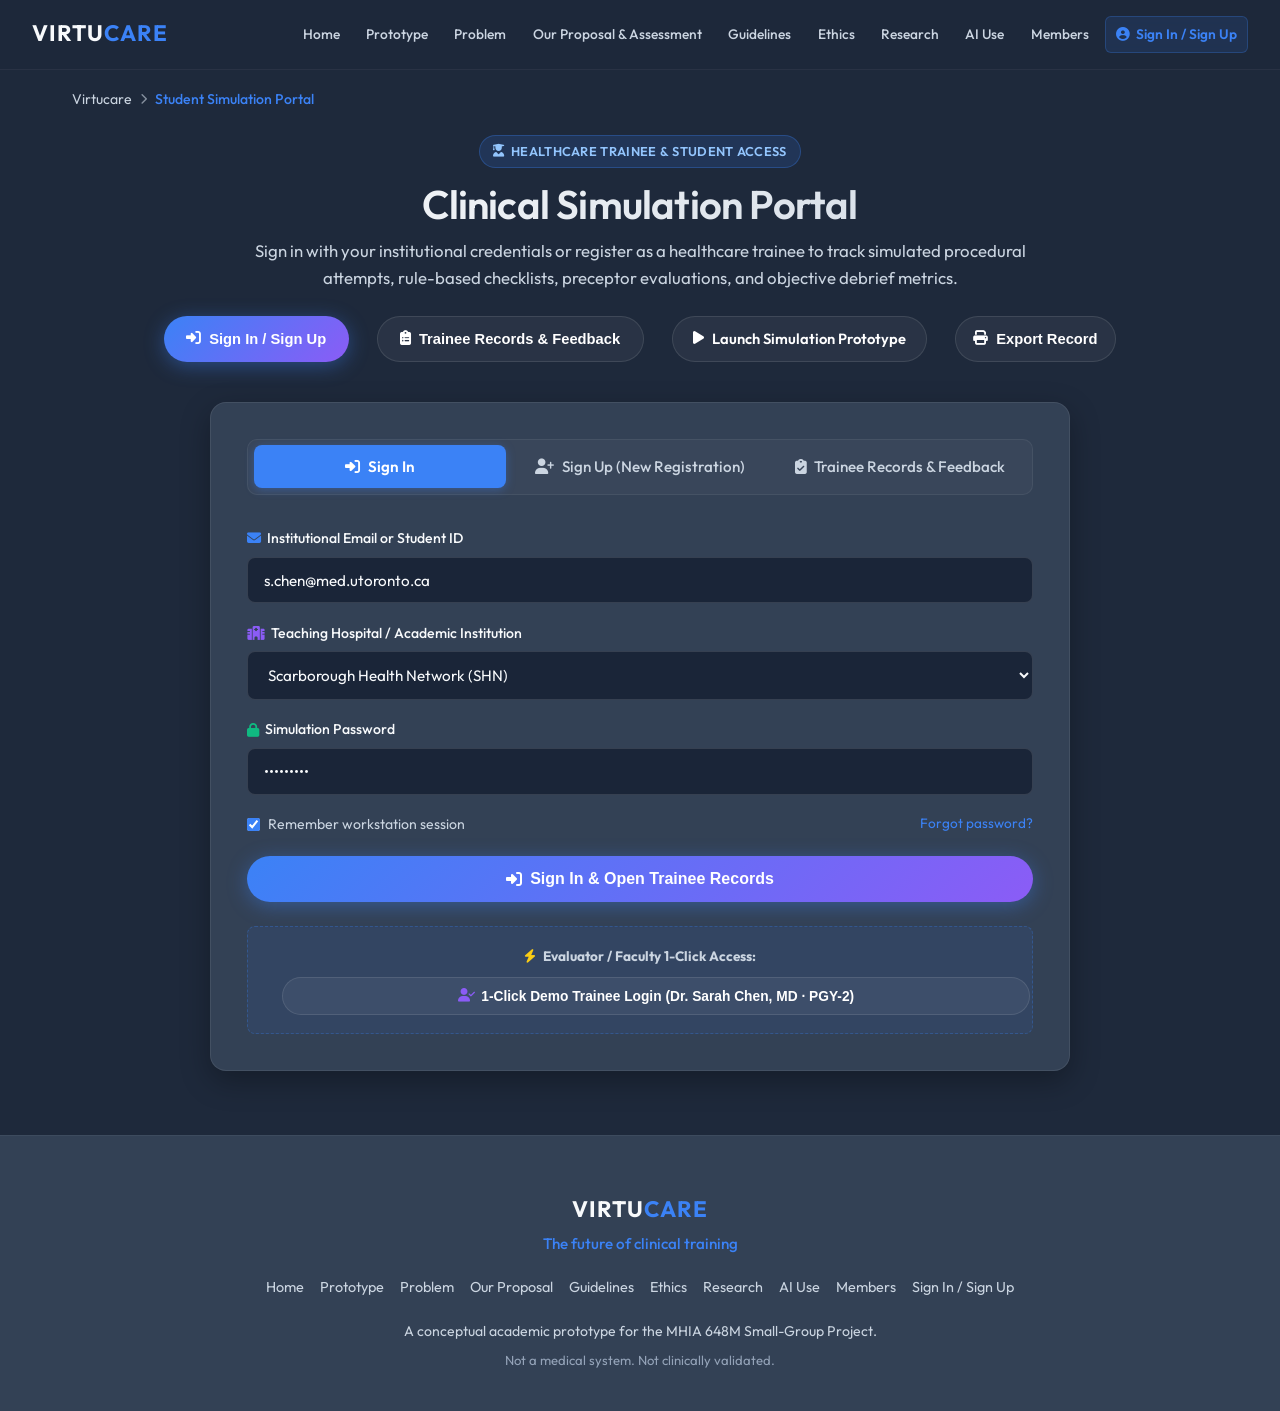
<file: pages/student-portal.html>
<!DOCTYPE html>
<html lang="en">
<head>
  <meta charset="utf-8">
  <meta name="viewport" content="width=device-width, initial-scale=1">
  <title>Student Portal &amp; Trainee Records | Virtucare</title>
  <meta name="description" content="Access the Virtucare Student Simulation Portal to manage trainee credentials, review procedural trial logs, and inspect clinical feedback.">
  <link href="https://fonts.googleapis.com/css2?family=Outfit:wght@300;400;500;600;700&display=swap" rel="stylesheet">
  <link rel="stylesheet" href="https://cdnjs.cloudflare.com/ajax/libs/font-awesome/6.4.0/css/all.min.css">
  <link rel="stylesheet" href="../assets/css/premium.css">
  <link rel="stylesheet" href="../assets/css/app.css">
  <link rel="icon" type="image/svg+xml" href="../assets/img/favicon.svg">
</head>
<body data-mode="app" data-page="student-portal">

  <header id="site-header"></header>

  <main id="main">
    <div class="container section" style="padding-top: 5.5rem; min-height: 80vh;">
      
      <!-- Breadcrumb -->
      <nav aria-label="Breadcrumb" style="margin-bottom: 1.5rem; font-size: 0.88rem; color: var(--text-muted); display: flex; align-items: center; gap: 0.5rem; flex-wrap: wrap;">
        <a href="../index.html" style="color: var(--text-muted); text-decoration: none;">Virtucare</a>
        <i class="fas fa-chevron-right" style="font-size: 0.7rem; opacity: 0.6;"></i>
        <span style="color: var(--primary); font-weight: 500;">Student Simulation Portal</span>
      </nav>

      <!-- Portal Header Section -->
      <div style="text-align: center; margin-bottom: 2.5rem;">
        <span class="research-badge research-badge-blue" style="font-size: 0.8rem; padding: 0.35rem 0.85rem; margin-bottom: 0.75rem; display: inline-flex; align-items: center; gap: 0.4rem;">
          <i class="fas fa-user-graduate"></i> Healthcare Trainee &amp; Student Access
        </span>
        <h1 style="font-size: 2.5rem; margin-bottom: 0.6rem;">Clinical Simulation Portal</h1>
        <p style="color: var(--text-muted); font-size: 1.05rem; max-width: 780px; margin: 0 auto; line-height: 1.6;">
          Sign in with your institutional credentials or register as a healthcare trainee to track simulated procedural attempts, rule-based checklists, preceptor evaluations, and objective debrief metrics.
        </p>

        <!-- Quick Access Action Bar -->
        <div style="display: flex; justify-content: center; gap: 0.75rem; flex-wrap: wrap; margin-top: 1.5rem;">
          <button type="button" class="btn btn-primary" id="top-signin-btn" style="font-size: 0.92rem; padding: 0.65rem 1.4rem; display: inline-flex; align-items: center; gap: 0.5rem;">
            <i class="fas fa-sign-in-alt"></i> Sign In / Sign Up
          </button>
          <button type="button" class="btn btn-secondary" id="top-trainee-records-btn" style="font-size: 0.92rem; padding: 0.65rem 1.4rem; display: inline-flex; align-items: center; gap: 0.5rem;">
            <i class="fas fa-clipboard-list"></i> Trainee Records &amp; Feedback
          </button>
          <a href="../index.html#prototype-section" class="btn btn-secondary" style="font-size: 0.92rem; padding: 0.65rem 1.25rem; display: inline-flex; align-items: center; gap: 0.5rem;">
            <i class="fas fa-play"></i> Launch Simulation Prototype
          </a>
          <button type="button" onclick="window.print()" class="btn btn-secondary" style="font-size: 0.92rem; padding: 0.65rem 1.1rem; display: inline-flex; align-items: center; gap: 0.5rem;">
            <i class="fas fa-print"></i> Export Record
          </button>
        </div>
      </div>

      <!-- Main Portal Box -->
      <div style="max-width: 860px; margin: 0 auto;">
        <div class="portal-card" id="portal-card-container">
          
          <!-- 3-Way Tab Switcher: Sign In, Sign Up, Trainee Records -->
          <div class="portal-tabs" id="portal-tab-group" style="display: flex;">
            <button type="button" class="portal-tab-btn active" id="tab-signin-btn">
              <i class="fas fa-sign-in-alt"></i> Sign In
            </button>
            <button type="button" class="portal-tab-btn" id="tab-signup-btn">
              <i class="fas fa-user-plus"></i> Sign Up (New Registration)
            </button>
            <button type="button" class="portal-tab-btn" id="tab-records-btn">
              <i class="fas fa-clipboard-check"></i> Trainee Records &amp; Feedback
            </button>
          </div>

          <!-- Sign In Form -->
          <form id="form-signin" class="portal-form" onsubmit="event.preventDefault(); window.handlePortalAuth('signin');">
            <div class="portal-field">
              <label class="portal-label" for="signin-email">
                <i class="fas fa-envelope" style="color: var(--primary);"></i> Institutional Email or Student ID
              </label>
              <input type="text" id="signin-email" class="portal-input" placeholder="e.g. s.chen@med.utoronto.ca or SHN-89214" value="s.chen@med.utoronto.ca" required>
            </div>

            <div class="portal-field">
              <label class="portal-label" for="signin-hospital">
                <i class="fas fa-hospital" style="color: var(--secondary);"></i> Teaching Hospital / Academic Institution
              </label>
              <select id="signin-hospital" class="portal-select" required>
                <option value="Scarborough Health Network">Scarborough Health Network (SHN)</option>
                <option value="Humber River Health">Humber River Health (HRH)</option>
                <option value="University of Toronto">University of Toronto Faculty of Medicine</option>
                <option value="Sunnybrook Health Sciences Centre">Sunnybrook Health Sciences Centre</option>
                <option value="University Health Network">University Health Network (UHN)</option>
                <option value="Michael Garron Hospital">Michael Garron Hospital</option>
              </select>
            </div>

            <div class="portal-field">
              <label class="portal-label" for="signin-password">
                <i class="fas fa-lock" style="color: var(--accent);"></i> Simulation Password
              </label>
              <input type="password" id="signin-password" class="portal-input" placeholder="Enter password (demo: any value)" value="demo12345" required>
            </div>

            <div style="display: flex; justify-content: space-between; align-items: center; margin: 0.5rem 0 1.25rem;">
              <label style="display: flex; align-items: center; gap: 0.5rem; font-size: 0.88rem; color: var(--text-muted); cursor: pointer;">
                <input type="checkbox" checked style="accent-color: var(--primary);"> Remember workstation session
              </label>
              <a href="javascript:void(0)" onclick="alert('Demo reset instructions sent to institutional email.')" style="font-size: 0.85rem; color: var(--primary); text-decoration: none;">Forgot password?</a>
            </div>

            <button type="submit" class="btn btn-primary" style="width: 100%; justify-content: center; font-size: 1rem; padding: 0.9rem;">
              <i class="fas fa-sign-in-alt" style="margin-right: 0.5rem;"></i> Sign In &amp; Open Trainee Records
            </button>

            <!-- Quick Demo Bypass for Evaluators & Professors -->
            <div style="margin-top: 1.5rem; padding: 1.15rem; background: rgba(59, 130, 246, 0.08); border: 1px dashed rgba(59, 130, 246, 0.3); border-radius: 8px; text-align: center;">
              <span style="font-size: 0.85rem; color: var(--text-muted); display: block; margin-bottom: 0.6rem;">
                <i class="fas fa-bolt" style="color: #facc15; margin-right: 0.3rem;"></i> <strong>Evaluator / Faculty 1-Click Access:</strong>
              </span>
              <button type="button" class="btn btn-secondary btn-sm" id="quick-demo-login-btn" style="width: 100%; justify-content: center; font-size: 0.86rem; padding: 0.65rem;">
                <i class="fas fa-user-check" style="margin-right: 0.4rem; color: var(--secondary);"></i> 1-Click Demo Trainee Login (Dr. Sarah Chen, MD · PGY-2)
              </button>
            </div>
          </form>

          <!-- Sign Up / Register Form -->
          <form id="form-signup" class="portal-form" style="display: none;" onsubmit="event.preventDefault(); window.handlePortalAuth('signup');">
            <div class="portal-grid-2">
              <div class="portal-field">
                <label class="portal-label" for="signup-name">
                  <i class="fas fa-user" style="color: var(--primary);"></i> Full Legal Name &amp; Degree
                </label>
                <input type="text" id="signup-name" class="portal-input" placeholder="e.g. Dr. Alex Mercer, MD" required>
              </div>

              <div class="portal-field">
                <label class="portal-label" for="signup-role">
                  <i class="fas fa-id-badge" style="color: var(--primary);"></i> Trainee Role / Training Stage
                </label>
                <select id="signup-role" class="portal-select" required>
                  <option value="Medical Resident (PGY-1)">Medical Resident (PGY-1)</option>
                  <option value="Medical Resident (PGY-2)" selected>Medical Resident (PGY-2)</option>
                  <option value="Senior Resident (PGY-3+)">Senior Resident (PGY-3+)</option>
                  <option value="Clinical Fellow">Clinical Fellow</option>
                  <option value="Medical Student (Clerkship)">Medical Student (Clerkship)</option>
                  <option value="Advanced Practice Nursing Trainee">Advanced Practice Nursing Trainee</option>
                </select>
              </div>
            </div>

            <div class="portal-field">
              <label class="portal-label" for="signup-hospital">
                <i class="fas fa-hospital-user" style="color: var(--secondary);"></i> Clinical Affiliation / Hospital Site
              </label>
              <select id="signup-hospital" class="portal-select" required>
                <option value="Scarborough Health Network">Scarborough Health Network (SHN)</option>
                <option value="Humber River Health">Humber River Health (HRH)</option>
                <option value="University of Toronto">University of Toronto Faculty of Medicine</option>
                <option value="Sunnybrook Health Sciences Centre">Sunnybrook Health Sciences Centre</option>
                <option value="University Health Network">University Health Network (UHN)</option>
                <option value="Michael Garron Hospital">Michael Garron Hospital</option>
              </select>
            </div>

            <div class="portal-grid-2">
              <div class="portal-field">
                <label class="portal-label" for="signup-id">
                  <i class="fas fa-hashtag" style="color: var(--secondary);"></i> Trainee ID / License #
                </label>
                <input type="text" id="signup-id" class="portal-input" placeholder="e.g. SHN-RES-91820" required>
              </div>

              <div class="portal-field">
                <label class="portal-label" for="signup-mentor">
                  <i class="fas fa-user-tie" style="color: var(--secondary);"></i> Supervising Preceptor / Faculty Mentor
                </label>
                <input type="text" id="signup-mentor" class="portal-input" placeholder="e.g. Dr. D. Cook, MD" required>
              </div>
            </div>

            <div class="portal-grid-2">
              <div class="portal-field">
                <label class="portal-label" for="signup-password">
                  <i class="fas fa-lock" style="color: var(--accent);"></i> Create Password
                </label>
                <input type="password" id="signup-password" class="portal-input" placeholder="At least 8 characters" required>
              </div>

              <div class="portal-field">
                <label class="portal-label" for="signup-confirm">
                  <i class="fas fa-lock" style="color: var(--accent);"></i> Confirm Password
                </label>
                <input type="password" id="signup-confirm" class="portal-input" placeholder="Repeat password" required>
              </div>
            </div>

            <label class="portal-checkbox-label">
              <input type="checkbox" required>
              <span>I confirm I am an authorized healthcare trainee and agree to practice according to hospital procedural standards. (Concept prototype; no real patient data is transmitted or stored).</span>
            </label>

            <button type="submit" class="btn btn-primary" style="width: 100%; justify-content: center; font-size: 1rem; padding: 0.9rem;">
              <i class="fas fa-user-plus" style="margin-right: 0.5rem;"></i> Register &amp; Open Simulation Workstation
            </button>
          </form>

          <!-- Authenticated Trainee State (Shows once signed in) -->
          <div id="trainee-authenticated-view" style="display: none;">
            
            <!-- Trainee Profile Card -->
            <div class="trainee-profile-active">
              <div style="display: flex; justify-content: space-between; align-items: center; flex-wrap: wrap; gap: 1rem; border-bottom: 1px solid rgba(255,255,255,0.08); padding-bottom: 1.25rem;">
                <div style="display: flex; align-items: center; gap: 1rem;">
                  <div style="width: 54px; height: 54px; border-radius: 50%; background: linear-gradient(135deg, #3b82f6, #10b981); display: flex; align-items: center; justify-content: center; font-size: 1.35rem; color: #fff; font-weight: 700;" id="auth-avatar">
                    SC
                  </div>
                  <div>
                    <h3 style="margin: 0; font-size: 1.3rem; color: var(--text-main);" id="auth-name">Dr. Sarah Chen, MD</h3>
                    <div style="font-size: 0.88rem; color: var(--primary); font-weight: 500;" id="auth-role">
                      Medical Resident (PGY-2) · Scarborough Health Network
                    </div>
                  </div>
                </div>
                <div style="display: flex; align-items: center; gap: 0.6rem;">
                  <span class="research-badge research-badge-green" style="font-size: 0.8rem; padding: 0.35rem 0.85rem;">
                    <i class="fas fa-check-circle"></i> Simulation Session Active
                  </span>
                </div>
              </div>

              <div class="grid-3" style="gap: 1rem; margin: 0.5rem 0;">
                <div style="background: rgba(0,0,0,0.25); padding: 1rem; border-radius: 8px; border: 1px solid rgba(255,255,255,0.05);">
                  <div style="font-size: 0.78rem; color: var(--text-muted); text-transform: uppercase;">Trainee ID</div>
                  <div style="font-size: 1.05rem; font-weight: 600; color: var(--text-main); margin-top: 0.2rem;" id="auth-id">SHN-RES-88219</div>
                </div>
                <div style="background: rgba(0,0,0,0.25); padding: 1rem; border-radius: 8px; border: 1px solid rgba(255,255,255,0.05);">
                  <div style="font-size: 0.78rem; color: var(--text-muted); text-transform: uppercase;">Procedural Level</div>
                  <div style="font-size: 1.05rem; font-weight: 600; color: #93c5fd; margin-top: 0.2rem;">Pre-Clinical Mastery Level 2</div>
                </div>
                <div style="background: rgba(0,0,0,0.25); padding: 1rem; border-radius: 8px; border: 1px solid rgba(255,255,255,0.05);">
                  <div style="font-size: 0.78rem; color: var(--text-muted); text-transform: uppercase;">Assigned Faculty</div>
                  <div style="font-size: 1.05rem; font-weight: 600; color: var(--text-main); margin-top: 0.2rem;" id="auth-mentor">Dr. D. Cook, MD</div>
                </div>
              </div>

              <div style="display: flex; justify-content: space-between; align-items: center; flex-wrap: wrap; gap: 1rem; padding-top: 1rem; border-top: 1px solid rgba(255,255,255,0.08);">
                <div style="font-size: 0.88rem; color: #86efac; display: flex; align-items: center; gap: 0.4rem;">
                  <i class="fas fa-check-circle"></i> Workstation authenticated. Trainee session initialized.
                </div>
                <div style="display: flex; gap: 0.75rem; flex-wrap: wrap;">
                  <a href="../index.html#prototype-section" class="btn btn-primary" style="padding: 0.6rem 1.25rem; font-size: 0.88rem;">
                    <i class="fas fa-play" style="margin-right: 0.4rem;"></i> Start Procedures in Prototype
                  </a>
                  <button type="button" class="btn btn-secondary" id="auth-signout-btn" style="padding: 0.6rem 1rem; font-size: 0.88rem;">
                    <i class="fas fa-sign-out-alt"></i> Switch Trainee
                  </button>
                </div>
              </div>
            </div>

            <!-- Student Summary Feedback, Practice Trials & History Dossier -->
            <div class="dossier-wrapper" id="portal-history-dossier" style="margin-top: 2rem;">
              
              <div style="display: flex; justify-content: space-between; align-items: center; flex-wrap: wrap; gap: 1rem;">
                <div>
                  <span class="research-badge research-badge-blue" style="font-size: 0.78rem;">
                    <i class="fas fa-clipboard-check"></i> Trainee Competency Dossier (Simulated)
                  </span>
                  <h2 style="font-size: 1.5rem; margin: 0.4rem 0 0.2rem 0; color: var(--text-main);">
                    Performance Summary, Practice Trials &amp; Clinical Feedback
                  </h2>
                  <p style="font-size: 0.88rem; color: var(--text-muted); margin: 0;">
                    Historical simulator encounters, AI rule-engine kinematic audits, and supervising faculty sign-offs.
                  </p>
                </div>
                <div style="display: flex; gap: 0.5rem; flex-wrap: wrap;">
                  <a href="student-history.html" class="btn btn-secondary" style="font-size: 0.85rem; padding: 0.55rem 1rem; display: inline-flex; align-items: center; gap: 0.45rem;">
                    <i class="fas fa-external-link-alt"></i> Full-Screen Dossier Page
                  </a>
                  <button type="button" onclick="window.print()" class="btn btn-secondary" style="font-size: 0.85rem; padding: 0.55rem 0.9rem;" title="Print / Export Dossier">
                    <i class="fas fa-print"></i> Export Record
                  </button>
                </div>
              </div>

              <!-- 4 Performance Summary KPIs -->
              <div class="dossier-kpis">
                <div class="dossier-kpi-card">
                  <div class="dossier-kpi-label"><i class="fas fa-history" style="color: var(--primary);"></i> Total Practice Trials</div>
                  <div class="dossier-kpi-val">14 <span style="font-size: 0.9rem; font-weight: 500; color: var(--text-muted);">attempts</span></div>
                  <div class="dossier-kpi-sub"><i class="fas fa-check-double"></i> 3 Core Procedures Practiced</div>
                </div>
                <div class="dossier-kpi-card">
                  <div class="dossier-kpi-label"><i class="fas fa-chart-line" style="color: var(--secondary);"></i> Overall Mean Score</div>
                  <div class="dossier-kpi-val" style="color: #6ee7b7;">92.8%</div>
                  <div class="dossier-kpi-sub"><i class="fas fa-arrow-up"></i> +14.8% vs. Trial 1 baseline</div>
                </div>
                <div class="dossier-kpi-card">
                  <div class="dossier-kpi-label"><i class="fas fa-shield-alt" style="color: #f59e0b;"></i> Safety Compliance</div>
                  <div class="dossier-kpi-val" style="color: #93c5fd;">100%</div>
                  <div class="dossier-kpi-sub" style="color: #93c5fd;"><i class="fas fa-check-circle"></i> 0 Uncorrected Breaches</div>
                </div>
                <div class="dossier-kpi-card">
                  <div class="dossier-kpi-label"><i class="fas fa-user-check" style="color: #a855f7;"></i> Preceptor Clearance</div>
                  <div class="dossier-kpi-val" style="font-size: 1.35rem; color: #facc15;">Level 2 Cleared</div>
                  <div class="dossier-kpi-sub" style="color: #facc15;"><i class="fas fa-stamp"></i> Dr. D. Cook, MD Verified</div>
                </div>
              </div>

              <!-- Interactive Dossier Navigation Tabs -->
              <div class="dossier-nav-tabs" role="tablist">
                <button type="button" class="dossier-nav-tab active" data-portal-tab="tab-trials">
                  <i class="fas fa-list-ol"></i> Practice Trials &amp; History Log (14)
                </button>
                <button type="button" class="dossier-nav-tab" data-portal-tab="tab-feedback">
                  <i class="fas fa-comment-medical"></i> Faculty &amp; AI Feedback Summary
                </button>
                <button type="button" class="dossier-nav-tab" data-portal-tab="tab-competency">
                  <i class="fas fa-tasks"></i> Procedure Mastery Breakdown
                </button>
              </div>

              <!-- Tab 1: Practice Trials History -->
              <div id="portal-tab-trials" class="portal-dossier-pane" style="display: block;">
                
                <div class="dossier-filter-row">
                  <div style="display: flex; gap: 0.4rem; flex-wrap: wrap;" id="portal-trial-filters">
                    <button type="button" class="procedure-filter-pill active" data-filter="all">All Procedures (14)</button>
                    <button type="button" class="procedure-filter-pill" data-filter="ng-tube">Nasogastric Tube (6)</button>
                    <button type="button" class="procedure-filter-pill" data-filter="catheter">Foley Catheter (5)</button>
                    <button type="button" class="procedure-filter-pill" data-filter="iv-cannula">Peripheral IV (3)</button>
                  </div>
                  <div style="position: relative; min-width: 240px;">
                    <input type="text" id="portal-trial-search" placeholder="Search trials &amp; notes..." class="portal-input" style="padding: 0.45rem 0.85rem 0.45rem 2rem; font-size: 0.85rem; height: 34px;">
                    <i class="fas fa-search" style="position: absolute; left: 0.75rem; top: 50%; transform: translateY(-50%); color: var(--text-muted); font-size: 0.8rem;"></i>
                  </div>
                </div>

                <div class="trials-table-container">
                  <table class="trials-table" id="portal-trials-table">
                    <thead>
                      <tr>
                        <th>Trial #</th>
                        <th>Date &amp; Time</th>
                        <th>Procedure Module</th>
                        <th>Duration</th>
                        <th>Score</th>
                        <th>Safety Checkpoint</th>
                        <th>Preceptor / AI Feedback Note</th>
                      </tr>
                    </thead>
                    <tbody>
                      <tr data-proc="ng-tube">
                        <td><strong style="color: var(--primary);">#14</strong></td>
                        <td style="white-space: nowrap; color: var(--text-muted);">Today · 14:10</td>
                        <td>
                          <div style="font-weight: 600; color: var(--text-main);">Adult Nasogastric (NG) Tube Insertion</div>
                          <span style="font-size: 0.76rem; color: #93c5fd;">High-Fowler's · NEX 52cm mark</span>
                        </td>
                        <td style="white-space: nowrap; font-family: monospace;">3m 42s</td>
                        <td><span class="trial-score-pill trial-score-high">96% (Distinction)</span></td>
                        <td><span class="research-badge research-badge-green" style="font-size: 0.72rem; padding: 0.2rem 0.55rem;"><i class="fas fa-check"></i> Passed (6/6)</span></td>
                        <td style="font-size: 0.84rem; color: #cbd5e1; max-width: 320px;">
                          <em>"Optimal lubrication and patient swallowing cue timing. Syringe aspirate pH 3.2 verified prior to flush."</em>
                          <div style="font-size: 0.75rem; color: var(--primary); margin-top: 0.2rem;">— AI Rule Engine (Validated)</div>
                        </td>
                      </tr>
                      <tr data-proc="catheter">
                        <td><strong style="color: var(--primary);">#13</strong></td>
                        <td style="white-space: nowrap; color: var(--text-muted);">Yesterday · 16:45</td>
                        <td>
                          <div style="font-weight: 600; color: var(--text-main);">Female Indwelling Urinary Catheterization</div>
                          <span style="font-size: 0.76rem; color: #c4b5fd;">14 Fr Foley · 10mL retention balloon</span>
                        </td>
                        <td style="white-space: nowrap; font-family: monospace;">4m 15s</td>
                        <td><span class="trial-score-pill trial-score-high">92% (Pass)</span></td>
                        <td><span class="research-badge research-badge-green" style="font-size: 0.72rem; padding: 0.2rem 0.55rem;"><i class="fas fa-check"></i> Passed (5/5)</span></td>
                        <td style="font-size: 0.84rem; color: #cbd5e1; max-width: 320px;">
                          <em>"Rigorous sterile field maintained. Remember to advance 2.5cm further after first urine flash before balloon inflation."</em>
                          <div style="font-size: 0.75rem; color: #facc15; margin-top: 0.2rem;">— Dr. D. Cook, MD</div>
                        </td>
                      </tr>
                      <tr data-proc="iv-cannula">
                        <td><strong style="color: var(--primary);">#12</strong></td>
                        <td style="white-space: nowrap; color: var(--text-muted);">Oct 22 · 09:20</td>
                        <td>
                          <div style="font-weight: 600; color: var(--text-main);">Peripheral IV Cannulation (Antebrachial)</div>
                          <span style="font-size: 0.76rem; color: #fcd34d;">18 Gauge · Cephalic Vein</span>
                        </td>
                        <td style="white-space: nowrap; font-family: monospace;">2m 58s</td>
                        <td><span class="trial-score-pill trial-score-med">88% (Pass)</span></td>
                        <td><span class="research-badge research-badge-green" style="font-size: 0.72rem; padding: 0.2rem 0.55rem;"><i class="fas fa-check"></i> Passed (5/5)</span></td>
                        <td style="font-size: 0.84rem; color: #cbd5e1; max-width: 320px;">
                          <em>"Smooth 25° bevel-up penetration. Flashback brisk. Practice releasing tourniquet immediately before saline flush."</em>
                          <div style="font-size: 0.75rem; color: var(--primary); margin-top: 0.2rem;">— AI Rule Engine (Validated)</div>
                        </td>
                      </tr>
                      <tr data-proc="ng-tube">
                        <td><strong style="color: var(--primary);">#11</strong></td>
                        <td style="white-space: nowrap; color: var(--text-muted);">Oct 21 · 11:30</td>
                        <td>
                          <div style="font-weight: 600; color: var(--text-main);">Neonatal Feeding Tube Insertion</div>
                          <span style="font-size: 0.76rem; color: #93c5fd;">6 Fr Enteral · Neo-NEX measurement</span>
                        </td>
                        <td style="white-space: nowrap; font-family: monospace;">3m 10s</td>
                        <td><span class="trial-score-pill trial-score-high">95% (Distinction)</span></td>
                        <td><span class="research-badge research-badge-green" style="font-size: 0.72rem; padding: 0.2rem 0.55rem;"><i class="fas fa-check"></i> Passed (6/6)</span></td>
                        <td style="font-size: 0.84rem; color: #cbd5e1; max-width: 320px;">
                          <em>"Gentle insertion trajectory with zero vagal distress triggers. Measured markings verified at nares prior to securement."</em>
                          <div style="font-size: 0.75rem; color: #facc15; margin-top: 0.2rem;">— Dr. D. Cook, MD</div>
                        </td>
                      </tr>
                      <tr data-proc="catheter">
                        <td><strong style="color: var(--primary);">#10</strong></td>
                        <td style="white-space: nowrap; color: var(--text-muted);">Oct 20 · 15:10</td>
                        <td>
                          <div style="font-weight: 600; color: var(--text-main);">Male Indwelling Urinary Catheterization</div>
                          <span style="font-size: 0.76rem; color: #c4b5fd;">16 Fr Foley · Syringe pre-test</span>
                        </td>
                        <td style="white-space: nowrap; font-family: monospace;">5m 20s</td>
                        <td><span class="trial-score-pill trial-score-warn">78% (Remediated)</span></td>
                        <td><span class="research-badge research-badge-amber" style="font-size: 0.72rem; padding: 0.2rem 0.55rem;"><i class="fas fa-exclamation-triangle"></i> Self-Corrected</span></td>
                        <td style="font-size: 0.84rem; color: #cbd5e1; max-width: 320px;">
                          <em>"Sterile boundary warning tripped on fenestrated drape corner. Trainee successfully halted, exchanged sterile gloves, and cleared."</em>
                          <div style="font-size: 0.75rem; color: #f59e0b; margin-top: 0.2rem;">— AI Safety Engine</div>
                        </td>
                      </tr>
                      <tr data-proc="ng-tube">
                        <td><strong style="color: var(--primary);">#09</strong></td>
                        <td style="white-space: nowrap; color: var(--text-muted);">Oct 19 · 10:05</td>
                        <td>
                          <div style="font-weight: 600; color: var(--text-main);">Adult Nasogastric (NG) Tube Insertion</div>
                          <span style="font-size: 0.76rem; color: #93c5fd;">Resistance Simulation · 14 Fr Levin</span>
                        </td>
                        <td style="white-space: nowrap; font-family: monospace;">4m 30s</td>
                        <td><span class="trial-score-pill trial-score-med">84% (Pass)</span></td>
                        <td><span class="research-badge research-badge-green" style="font-size: 0.72rem; padding: 0.2rem 0.55rem;"><i class="fas fa-check"></i> Passed (5/6)</span></td>
                        <td style="font-size: 0.84rem; color: #cbd5e1; max-width: 320px;">
                          <em>"Encountered pharyngeal resistance; safely withdrew 2cm, re-angled tube, and cued patient forward flexion and swallow."</em>
                          <div style="font-size: 0.75rem; color: var(--primary); margin-top: 0.2rem;">— AI Rule Engine (Validated)</div>
                        </td>
                      </tr>
                    </tbody>
                  </table>
                </div>

                <div style="display: flex; justify-content: space-between; align-items: center; flex-wrap: wrap; gap: 1rem; margin-top: 1rem; font-size: 0.85rem; color: var(--text-muted);">
                  <div>Showing 6 most recent trials (14 total logged in database).</div>
                  <a href="student-history.html" style="color: var(--primary); font-weight: 600; text-decoration: none; display: inline-flex; align-items: center; gap: 0.35rem;">
                    View Complete 14-Trial History &amp; Analytical Logs <i class="fas fa-arrow-right"></i>
                  </a>
                </div>
              </div>

              <!-- Tab 2: Faculty & AI Feedback Summary -->
              <div id="portal-tab-feedback" class="portal-dossier-pane" style="display: none;">
                
                <div class="feedback-card" style="border-left: 4px solid var(--secondary);">
                  <div class="feedback-card-header">
                    <div style="display: flex; align-items: center; gap: 0.75rem;">
                      <div style="width: 42px; height: 42px; border-radius: 50%; background: rgba(16, 185, 129, 0.2); border: 1px solid rgba(16, 185, 129, 0.4); display: flex; align-items: center; justify-content: center; color: #6ee7b7; font-weight: 700;">
                        DC
                      </div>
                      <div>
                        <h4 style="margin: 0; font-size: 1.05rem; color: var(--text-main);">Clinical Faculty Preceptor Evaluation</h4>
                        <span style="font-size: 0.8rem; color: var(--text-muted);">Dr. D. Cook, MD · Supervising Faculty, Scarborough Health Network</span>
                      </div>
                    </div>
                    <span class="research-badge research-badge-green" style="font-size: 0.75rem;">
                      <i class="fas fa-stamp"></i> Formally Endorsed
                    </span>
                  </div>
                  <div class="feedback-quote">
                    "Dr. Chen has demonstrated exemplary discipline in procedural preparation. Her adherence to aseptic boundaries and patient-centered communication during simulated resistance is well above the PGY-2 cohort mean. Specifically, her NG aspirate pH confirmation prior to phantom feeding solution instillation was executed flawlessly. Based on this dossier, I certify her for supervised bedside clinical transitions on the inpatient wards."
                  </div>
                  <div style="display: flex; gap: 1.5rem; flex-wrap: wrap; margin-top: 1rem; font-size: 0.84rem; color: var(--text-muted);">
                    <div><strong style="color: var(--text-main);">Procedural Readiness:</strong> Cleared for Supervised Patient Encounters</div>
                    <div><strong style="color: var(--text-main);">Recommended Focus:</strong> Refine tactile speed on IV catheter hub stabilization</div>
                  </div>
                </div>

                <div class="grid-2" style="gap: 1.25rem;">
                  
                  <div class="feedback-card">
                    <div class="feedback-card-header">
                      <div style="display: flex; align-items: center; gap: 0.5rem;">
                        <i class="fas fa-brain" style="color: var(--primary); font-size: 1.1rem;"></i>
                        <h4 style="margin: 0; font-size: 1rem; color: var(--text-main);">AI Rule-Engine Strengths</h4>
                      </div>
                      <span class="research-badge research-badge-blue" style="font-size: 0.72rem;">Automated</span>
                    </div>
                    <ul style="padding-left: 1.25rem; font-size: 0.88rem; color: var(--text-muted); display: flex; flex-direction: column; gap: 0.65rem; margin: 0;">
                      <li><strong>Aseptic Barrier Preservation:</strong> 98% compliance across trials. Rapid self-correction when sterile border was compromised.</li>
                      <li><strong>Anatomical Landmark Accuracy:</strong> NEX measurement consistently accurate within ±0.4 cm of virtual anatomical targets.</li>
                      <li><strong>Aspiration Verification:</strong> 100% adherence to gastric aspirate pH check step before considering tube placement secure.</li>
                    </ul>
                  </div>

                  <div class="feedback-card">
                    <div class="feedback-card-header">
                      <div style="display: flex; align-items: center; gap: 0.5rem;">
                        <i class="fas fa-bullseye" style="color: #f59e0b; font-size: 1.1rem;"></i>
                        <h4 style="margin: 0; font-size: 1rem; color: var(--text-main);">Deliberate Practice Priorities</h4>
                      </div>
                      <span class="research-badge research-badge-amber" style="font-size: 0.72rem;">Target for Growth</span>
                    </div>
                    <ul style="padding-left: 1.25rem; font-size: 0.88rem; color: var(--text-muted); display: flex; flex-direction: column; gap: 0.65rem; margin: 0;">
                      <li><strong>Female Catheter Advance Depth:</strong> Remember to advance 2.5–3 cm further after urine first appears before balloon inflation.</li>
                      <li><strong>Tourniquet Release Timing:</strong> Release tourniquet immediately upon visual blood flashback to prevent vein extravasation.</li>
                      <li><strong>Ergonomic Hand Positioning:</strong> Maintain non-dominant hand stabilization on the catheter hub during syringe connection.</li>
                    </ul>
                  </div>

                </div>

              </div>

              <!-- Tab 3: Procedure Mastery Breakdown -->
              <div id="portal-tab-competency" class="portal-dossier-pane" style="display: none;">
                
                <div class="feedback-card">
                  <h4 style="margin: 0 0 1.25rem 0; font-size: 1.1rem; color: var(--text-main); display: flex; align-items: center; gap: 0.5rem;">
                    <i class="fas fa-medal" style="color: #facc15;"></i> Competency Verification by Procedural Module
                  </h4>

                  <div class="competency-bar-row">
                    <div style="display: flex; justify-content: space-between; font-size: 0.9rem;">
                      <span style="font-weight: 600; color: var(--text-main);">
                        <i class="fas fa-lungs" style="color: var(--primary); margin-right: 0.4rem;"></i> Nasogastric Tube Insertion (Adult &amp; Neonate)
                      </span>
                      <span style="color: #6ee7b7; font-weight: 700;">95.5% · Mastery Level 2 Cleared</span>
                    </div>
                    <div class="competency-bar-track">
                      <div class="competency-bar-fill" style="width: 95.5%; background: linear-gradient(90deg, #3b82f6, #10b981);"></div>
                    </div>
                    <div style="font-size: 0.78rem; color: var(--text-muted); margin-top: 0.3rem;">6 trials completed · Mean time: 3m 48s · 0 uncorrected safety alerts</div>
                  </div>

                  <div class="competency-bar-row">
                    <div style="display: flex; justify-content: space-between; font-size: 0.9rem;">
                      <span style="font-weight: 600; color: var(--text-main);">
                        <i class="fas fa-procedures" style="color: #a855f7; margin-right: 0.4rem;"></i> Indwelling Urinary Catheterization (Male &amp; Female)
                      </span>
                      <span style="color: #93c5fd; font-weight: 700;">90.0% · Mastery Level 2 Cleared</span>
                    </div>
                    <div class="competency-bar-track">
                      <div class="competency-bar-fill" style="width: 90%; background: linear-gradient(90deg, #8b5cf6, #3b82f6);"></div>
                    </div>
                    <div style="font-size: 0.78rem; color: var(--text-muted); margin-top: 0.3rem;">5 trials completed · Mean time: 4m 32s · 1 self-corrected sterile boundary alert</div>
                  </div>

                  <div class="competency-bar-row" style="margin-bottom: 0;">
                    <div style="display: flex; justify-content: space-between; font-size: 0.9rem;">
                      <span style="font-weight: 600; color: var(--text-main);">
                        <i class="fas fa-syringe" style="color: #f59e0b; margin-right: 0.4rem;"></i> Peripheral IV Cannulation (18G &amp; 20G)
                      </span>
                      <span style="color: #fcd34d; font-weight: 700;">87.3% · Mastery Level 1 Cleared</span>
                    </div>
                    <div class="competency-bar-track">
                      <div class="competency-bar-fill" style="width: 87.3%; background: linear-gradient(90deg, #f59e0b, #10b981);"></div>
                    </div>
                    <div style="font-size: 0.78rem; color: var(--text-muted); margin-top: 0.3rem;">3 trials completed · Mean time: 3m 05s · Ready for Level 2 catheter advancement trial</div>
                  </div>

                </div>

              </div>

              <!-- Bottom Quick Actions -->
              <div style="display: flex; justify-content: space-between; align-items: center; flex-wrap: wrap; gap: 1rem; padding: 1.25rem; background: rgba(15, 23, 42, 0.5); border: 1px solid rgba(255,255,255,0.06); border-radius: var(--radius); margin-top: 1.5rem;">
                <div style="font-size: 0.88rem; color: var(--text-muted);">
                  <i class="fas fa-info-circle" style="color: var(--primary); margin-right: 0.35rem;"></i>
                  Ready for deliberate practice? Launch the 2D interactive simulator.
                </div>
                <div style="display: flex; gap: 0.75rem; flex-wrap: wrap;">
                  <a href="../index.html#prototype-section" class="btn btn-primary" style="font-size: 0.88rem; padding: 0.6rem 1.25rem;">
                    <i class="fas fa-play" style="margin-right: 0.4rem;"></i> Practice in Prototype
                  </a>
                  <a href="student-history.html" class="btn btn-secondary" style="font-size: 0.88rem; padding: 0.6rem 1rem;">
                    <i class="fas fa-file-medical-alt" style="margin-right: 0.4rem;"></i> Full Trainee History Page
                  </a>
                </div>
              </div>

            </div>
          </div>

        </div>
      </div>

    </div>
  </main>

  <footer id="site-footer"></footer>
  <script src="../assets/js/main.js"></script>

  <script>
    (function(){
      // Elements
      var tabSignin = document.getElementById('tab-signin-btn');
      var tabSignup = document.getElementById('tab-signup-btn');
      var tabRecords = document.getElementById('tab-records-btn');
      var formSignin = document.getElementById('form-signin');
      var formSignup = document.getElementById('form-signup');
      var authView = document.getElementById('trainee-authenticated-view');
      var portalTabs = document.getElementById('portal-tab-group');
      var quickDemoBtn = document.getElementById('quick-demo-login-btn');
      var topSigninBtn = document.getElementById('top-signin-btn');
      var topRecordsBtn = document.getElementById('top-trainee-records-btn');
      var signoutBtn = document.getElementById('auth-signout-btn');

      function renderTraineeProfile(trainee) {
        if (!trainee) return;
        var initials = trainee.name ? trainee.name.split(' ').map(function(n){ return n[0]; }).join('').substring(0,2).toUpperCase() : 'SC';
        var avatarEl = document.getElementById('auth-avatar');
        var nameEl = document.getElementById('auth-name');
        var roleEl = document.getElementById('auth-role');
        var idEl = document.getElementById('auth-id');
        var mentorEl = document.getElementById('auth-mentor');

        if (avatarEl) avatarEl.textContent = initials;
        if (nameEl) nameEl.textContent = trainee.name;
        if (roleEl) roleEl.textContent = (trainee.role || 'Medical Trainee') + ' · ' + (trainee.hospital || 'Accredited Clinical Site');
        if (idEl) idEl.textContent = trainee.id || 'SHN-RES-88219';
        if (mentorEl) mentorEl.textContent = trainee.mentor || 'Dr. D. Cook, MD';
      }

      function switchTab(mode) {
        if (tabSignin) tabSignin.classList.remove('active');
        if (tabSignup) tabSignup.classList.remove('active');
        if (tabRecords) tabRecords.classList.remove('active');

        if (mode === 'signup') {
          if (tabSignup) tabSignup.classList.add('active');
          if (formSignup) formSignup.style.display = 'block';
          if (formSignin) formSignin.style.display = 'none';
          if (authView) authView.style.display = 'none';
        } else if (mode === 'records') {
          if (tabRecords) tabRecords.classList.add('active');
          if (formSignup) formSignup.style.display = 'none';
          if (formSignin) formSignin.style.display = 'none';
          var trainee = null;
          try { trainee = JSON.parse(sessionStorage.getItem('virtucare_trainee')); } catch(e){}
          if (!trainee) {
            trainee = {
              name: 'Dr. Sarah Chen, MD',
              role: 'Medical Resident (PGY-2)',
              hospital: 'Scarborough Health Network',
              id: 'SHN-RES-88219',
              mentor: 'Dr. D. Cook, MD'
            };
            sessionStorage.setItem('virtucare_trainee', JSON.stringify(trainee));
          }
          renderTraineeProfile(trainee);
          if (authView) authView.style.display = 'block';
        } else {
          // Default: signin
          if (tabSignin) tabSignin.classList.add('active');
          if (formSignin) formSignin.style.display = 'block';
          if (formSignup) formSignup.style.display = 'none';
          if (authView) authView.style.display = 'none';
        }
      }

      window.handlePortalAuth = function(type) {
        var trainee;
        if (type === 'signup') {
          var name = document.getElementById('signup-name').value || 'Dr. Student Trainee';
          var role = document.getElementById('signup-role').value;
          var hospital = document.getElementById('signup-hospital').value;
          var id = document.getElementById('signup-id').value || 'MED-2026-9041';
          var mentor = document.getElementById('signup-mentor').value || 'Dr. Clinical Preceptor';
          trainee = { name: name, role: role, hospital: hospital, id: id, mentor: mentor };
        } else {
          var email = document.getElementById('signin-email').value;
          var hosp = document.getElementById('signin-hospital').value;
          trainee = { name: 'Dr. Sarah Chen, MD', role: 'Medical Resident (PGY-2)', hospital: hosp, id: email.includes('-') ? email : 'SHN-RES-88219', mentor: 'Dr. D. Cook, MD' };
        }
        sessionStorage.setItem('virtucare_trainee', JSON.stringify(trainee));
        switchTab('records');
      };

      if (tabSignin) {
        tabSignin.addEventListener('click', function() { switchTab('signin'); });
      }
      if (tabSignup) {
        tabSignup.addEventListener('click', function() { switchTab('signup'); });
      }
      if (tabRecords) {
        tabRecords.addEventListener('click', function() { switchTab('records'); });
      }

      if (topSigninBtn) {
        topSigninBtn.addEventListener('click', function() {
          switchTab('signin');
          var card = document.getElementById('portal-card-container');
          if (card) card.scrollIntoView({ behavior: 'smooth', block: 'start' });
        });
      }

      if (topRecordsBtn) {
        topRecordsBtn.addEventListener('click', function() {
          switchTab('records');
          var card = document.getElementById('portal-card-container');
          if (card) card.scrollIntoView({ behavior: 'smooth', block: 'start' });
        });
      }

      if (quickDemoBtn) {
        quickDemoBtn.addEventListener('click', function() {
          var demoTrainee = {
            name: 'Dr. Sarah Chen, MD',
            role: 'Medical Resident (PGY-2)',
            hospital: 'Scarborough Health Network',
            id: 'SHN-RES-88219',
            mentor: 'Dr. D. Cook, MD'
          };
          sessionStorage.setItem('virtucare_trainee', JSON.stringify(demoTrainee));
          switchTab('records');
        });
      }

      if (signoutBtn) {
        signoutBtn.addEventListener('click', function() {
          sessionStorage.removeItem('virtucare_trainee');
          switchTab('signin');
        });
      }

      // Dossier Tab Switching
      var dossierTabBtns = document.querySelectorAll('[data-portal-tab]');
      var dossierPanes = document.querySelectorAll('.portal-dossier-pane');
      dossierTabBtns.forEach(function(btn) {
        btn.addEventListener('click', function() {
          var targetId = 'portal-' + btn.getAttribute('data-portal-tab');
          dossierTabBtns.forEach(function(b) { b.classList.remove('active'); });
          dossierPanes.forEach(function(p) { p.style.display = 'none'; });
          btn.classList.add('active');
          var targetPane = document.getElementById(targetId);
          if (targetPane) targetPane.style.display = 'block';
        });
      });

      // Dossier Filter Pills & Search
      var filterPills = document.querySelectorAll('#portal-trial-filters .procedure-filter-pill');
      var trialRows = document.querySelectorAll('#portal-trials-table tbody tr');
      var searchInput = document.getElementById('portal-trial-search');

      function applyTrialFilters(filter, query) {
        query = (query || '').toLowerCase().trim();
        trialRows.forEach(function(row) {
          var procMatch = (filter === 'all' || row.getAttribute('data-proc') === filter);
          var textMatch = !query || row.textContent.toLowerCase().indexOf(query) !== -1;
          row.style.display = (procMatch && textMatch) ? '' : 'none';
        });
      }

      filterPills.forEach(function(pill) {
        pill.addEventListener('click', function() {
          filterPills.forEach(function(p) { p.classList.remove('active'); });
          pill.classList.add('active');
          var filter = pill.getAttribute('data-filter');
          applyTrialFilters(filter, searchInput ? searchInput.value : '');
        });
      });

      if (searchInput) {
        searchInput.addEventListener('input', function() {
          var activePill = document.querySelector('#portal-trial-filters .procedure-filter-pill.active');
          var filter = activePill ? activePill.getAttribute('data-filter') : 'all';
          applyTrialFilters(filter, searchInput.value);
        });
      }

      // Initial tab on load
      var hash = window.location.hash;
      if (hash === '#records' || hash === '#dossier') {
        switchTab('records');
      } else if (hash === '#signup' || hash === '#register') {
        switchTab('signup');
      } else {
        switchTab('signin');
      }

      window.addEventListener('hashchange', function() {
        var h = window.location.hash;
        if (h === '#records' || h === '#dossier') switchTab('records');
        else if (h === '#signup' || h === '#register') switchTab('signup');
        else if (h === '#signin') switchTab('signin');
      });
    })();
  </script>
</body>
</html>
</file>
<file: assets/css/premium.css>
@import url('https://fonts.googleapis.com/css2?family=Outfit:wght@300;400;500;600;700&display=swap');

:root {
  --bg-color: #1e293b;
  --surface-color: #334155;
  --surface-hover: #475569;
  --text-main: #f8fafc;
  --text-muted: #cbd5e1;
  --primary: #3b82f6;
  --primary-glow: rgba(59, 130, 246, 0.4);
  --secondary: #8b5cf6;
  --accent: #10b981;
  --danger: #ef4444;
  --nav-bg: rgba(30, 41, 59, 0.85);
  --radius: 16px;
  --transition: all 0.3s cubic-bezier(0.4, 0, 0.2, 1);
}

* {
  box-sizing: border-box;
  margin: 0;
  padding: 0;
}

html {
  font-family: 'Outfit', sans-serif;
  background-color: var(--bg-color);
  color: var(--text-main);
}

body {
  line-height: 1.6;
  overflow-x: hidden;
}

/* Typography */
h1, h2, h3, h4 {
  line-height: 1.2;
  font-weight: 600;
  margin-bottom: 1rem;
}

h1 {
  font-size: clamp(2.5rem, 6vw, 4.5rem);
  background: linear-gradient(135deg, #fff 0%, var(--text-muted) 100%);
  -webkit-background-clip: text;
  background-clip: text;
  -webkit-text-fill-color: transparent;
  letter-spacing: -0.02em;
}

h2 {
  font-size: clamp(2rem, 4vw, 3rem);
  margin-bottom: 2rem;
  color: var(--text-main);
}

h3 {
  font-size: 1.5rem;
  color: var(--text-main);
}

p {
  color: var(--text-muted);
  font-size: 1.125rem;
  margin-bottom: 1.5rem;
}

a {
  color: var(--primary);
  text-decoration: none;
  transition: var(--transition);
}

a:hover {
  color: #60a5fa;
}

/* Layout */
.container {
  max-width: 1200px;
  margin: 0 auto;
  padding: 0 2rem;
}

section {
  padding: 6rem 0;
  position: relative;
  scroll-margin-top: 80px;
}

/* Navbar */
.navbar {
  position: fixed;
  top: 0;
  width: 100%;
  background: var(--nav-bg);
  backdrop-filter: blur(12px);
  -webkit-backdrop-filter: blur(12px);
  border-bottom: 1px solid rgba(255,255,255,0.05);
  z-index: 1000;
  padding: 1rem 0;
}

.navbar .container {
  display: flex;
  justify-content: space-between;
  align-items: center;
  max-width: 1360px;
  gap: 1.25rem;
}

.logo {
  font-size: 1.4rem;
  font-weight: 700;
  color: var(--text-main);
  letter-spacing: 1px;
  white-space: nowrap;
  flex-shrink: 0;
}

.logo span {
  color: var(--primary);
}

.nav-links {
  display: flex;
  align-items: center;
  gap: 0.35rem;
  flex-wrap: nowrap;
  overflow-x: auto;
  white-space: nowrap;
  scrollbar-width: none;
  -webkit-overflow-scrolling: touch;
}

.nav-links::-webkit-scrollbar {
  display: none;
}

.nav-links a {
  color: var(--text-muted);
  font-weight: 500;
  font-size: 0.86rem;
  padding: 0.4rem 0.65rem;
  border-radius: 6px;
  text-decoration: none;
  transition: var(--transition);
  white-space: nowrap;
  flex-shrink: 0;
}

.nav-links a:hover {
  color: var(--text-main);
  background: rgba(255,255,255,0.06);
}

.nav-links a.active {
  color: var(--primary);
  background: rgba(59, 130, 246, 0.12);
  border: 1px solid rgba(59, 130, 246, 0.25);
  font-weight: 600;
}

/* Hero Section */
@keyframes float1 {
  0%, 100% { transform: translate3d(0, 0, 0) scale(1); }
  33% { transform: translate3d(200px, -150px, 0) scale(1.3); }
  66% { transform: translate3d(-150px, 200px, 0) scale(0.8); }
}

@keyframes float2 {
  0%, 100% { transform: translate3d(0, 0, 0) scale(1); }
  33% { transform: translate3d(-200px, 200px, 0) scale(1.4); }
  66% { transform: translate3d(200px, -150px, 0) scale(0.7); }
}

@keyframes pulseBg {
  0%, 100% { opacity: 0.2; transform: translate(-50%, -50%) scale(1); }
  50% { opacity: 0.6; transform: translate(-50%, -50%) scale(1.5); }
}

.hero {
  min-height: 100vh;
  display: flex;
  align-items: center;
  position: relative;
  padding-top: 80px;
  overflow: hidden;
  background: radial-gradient(circle at center, rgba(59, 130, 246, 0.05) 0%, transparent 60%);
}

.hero::before {
  content: '';
  position: absolute;
  width: 50vw;
  height: 50vw;
  background: var(--primary);
  filter: blur(100px);
  opacity: 0.5;
  top: -10%;
  right: -10%;
  border-radius: 50%;
  z-index: -1;
  animation: float1 8s ease-in-out infinite;
}

.hero::after {
  content: '';
  position: absolute;
  width: 45vw;
  height: 45vw;
  background: var(--secondary);
  filter: blur(100px);
  opacity: 0.4;
  bottom: -10%;
  left: -10%;
  border-radius: 50%;
  z-index: -1;
  animation: float2 10s ease-in-out infinite;
}

/* Optional 3rd orb for extra motion */
.hero-content::before {
  content: '';
  position: absolute;
  width: 30vw;
  height: 30vw;
  background: var(--accent);
  filter: blur(100px);
  opacity: 0.15;
  top: 50%;
  left: 50%;
  transform: translate(-50%, -50%);
  border-radius: 50%;
  z-index: -1;
  animation: pulseBg 10s ease-in-out infinite;
}

.hero-content {
  max-width: 800px;
  position: relative;
  z-index: 1;
}

.hero p.lede {
  font-size: 1.25rem;
  max-width: 600px;
  margin-bottom: 2.5rem;
}

/* Buttons */
.btn {
  display: inline-flex;
  align-items: center;
  justify-content: center;
  padding: 1rem 2rem;
  border-radius: 30px;
  font-weight: 600;
  font-size: 1.1rem;
  cursor: pointer;
  transition: var(--transition);
  border: none;
}

.btn-primary {
  background: linear-gradient(135deg, var(--primary), var(--secondary));
  color: #fff;
  box-shadow: 0 4px 20px var(--primary-glow);
}

.btn-primary:hover {
  transform: translateY(-2px);
  box-shadow: 0 8px 25px var(--primary-glow);
  color: #fff;
}

.btn-secondary {
  background: rgba(255,255,255,0.05);
  color: #fff;
  border: 1px solid rgba(255,255,255,0.1);
  margin-left: 1rem;
}

.btn-secondary:hover {
  background: rgba(255,255,255,0.1);
  color: #fff;
}

/* Grid Layouts */
.grid-2 {
  display: grid;
  grid-template-columns: repeat(auto-fit, minmax(300px, 1fr));
  gap: 2rem;
}

.grid-3 {
  display: grid;
  grid-template-columns: repeat(auto-fit, minmax(250px, 1fr));
  gap: 2rem;
}

.grid-4 {
  display: grid;
  grid-template-columns: repeat(auto-fit, minmax(240px, 1fr));
  gap: 1.5rem;
}

/* Cards */
.card {
  background: var(--surface-color);
  border: 1px solid rgba(255,255,255,0.05);
  border-radius: var(--radius);
  padding: 2.5rem;
  transition: var(--transition);
  position: relative;
  overflow: hidden;
  box-shadow: 0 4px 15px rgba(0,0,0,0.2);
}

.card:hover {
  transform: translateY(-5px);
  background: var(--surface-hover);
  border-color: rgba(255,255,255,0.1);
  box-shadow: 0 12px 30px rgba(0,0,0,0.3);
}

.card-icon {
  width: 50px;
  height: 50px;
  border-radius: 12px;
  background: rgba(59, 130, 246, 0.1);
  color: var(--primary);
  display: flex;
  align-items: center;
  justify-content: center;
  font-size: 1.5rem;
  margin-bottom: 1.5rem;
}

/* Ethics & Social Implications specifically */
.ethics-card {
  border-top: 4px solid var(--secondary);
}

.social-card {
  border-top: 4px solid var(--accent);
}

/* Clinical Guidelines Panel */
.guideline-tabs { display: flex; gap: 0.5rem; margin-bottom: 1.5rem; flex-wrap: wrap; }
.guideline-tab { padding: 0.6rem 1.25rem; border-radius: 99px; background: rgba(255,255,255,0.05); color: var(--text-muted); border: 1px solid rgba(255,255,255,0.1); cursor: pointer; font-size: 0.95rem; font-weight: 500; font-family: inherit; transition: var(--transition); }
.guideline-tab:hover { background: rgba(255,255,255,0.12); color: var(--text-main); }
.guideline-tab.active { background: var(--primary); color: #fff; border-color: var(--primary); box-shadow: 0 0 15px var(--primary-glow); }
.guideline-content { background: rgba(255,255,255,0.02); border: 1px solid rgba(255,255,255,0.08); border-radius: var(--radius); padding: 2rem; }
.guideline-badge-gap { background: rgba(239, 68, 68, 0.12); color: #fca5a5; padding: 0.85rem 1.25rem; border-radius: 8px; border-left: 3px solid var(--danger); font-size: 0.95rem; margin-bottom: 1.5rem; }
.guideline-badge-verify { background: rgba(16, 185, 129, 0.12); color: #6ee7b7; padding: 0.85rem 1.25rem; border-radius: 8px; border-left: 3px solid var(--accent); font-size: 0.95rem; margin-top: 1.5rem; }
.checklist-item { display: flex; align-items: flex-start; gap: 0.75rem; margin-bottom: 0.6rem; font-size: 1rem; color: var(--text-main); }
.checklist-item i { color: var(--accent); margin-top: 0.25rem; }

/* Footer */
footer {
  background: var(--surface-color);
  padding: 4rem 0 2rem;
  text-align: center;
  border-top: 1px solid rgba(255,255,255,0.05);
}

.team-members {
  margin: 3rem 0;
  padding: 2rem 0;
  border-top: 1px solid rgba(255,255,255,0.05);
  border-bottom: 1px solid rgba(255,255,255,0.05);
}

.team-members h4 {
  margin-bottom: 2rem;
  color: var(--primary);
  font-size: 1.2rem;
  text-transform: uppercase;
  letter-spacing: 2px;
}

.team-grid {
  display: flex;
  justify-content: center;
  flex-wrap: wrap;
  gap: 2.5rem;
}

.team-member {
  display: flex;
  flex-direction: column;
  align-items: center;
  gap: 0.6rem;
  max-width: 240px;
  text-align: center;
}

.member-name {
  font-weight: 600;
  font-size: 1.15rem;
  color: var(--text-color);
}

.member-role {
  font-size: 0.8rem;
  color: var(--primary);
  background: rgba(30, 144, 255, 0.1);
  border: 1px solid rgba(30, 144, 255, 0.25);
  padding: 0.25rem 0.75rem;
  border-radius: 20px;
  font-weight: 500;
  letter-spacing: 0.01em;
}

.member-desc {
  font-size: 0.85rem;
  color: var(--text-muted);
  line-height: 1.5;
  margin: 0;
}

.disclaimer {
  margin-top: 2rem;
  font-size: 0.9rem;
  color: var(--text-muted);
}

.placeholder-text {
  color: var(--primary);
  font-style: italic;
  font-size: 0.9em;
}

/* In-text superscript citation numbers */
.cite-num {
  display: inline-block;
  color: #60a5fa;
  font-size: 0.76rem;
  font-weight: 600;
  line-height: 0;
  vertical-align: super;
  text-decoration: none;
  padding: 0 0.15rem;
  cursor: pointer;
  transition: var(--transition);
  user-select: none;
}
.cite-num sup {
  font-size: inherit;
  font-family: inherit;
  font-weight: inherit;
}
.cite-num:hover {
  color: #93c5fd;
  text-shadow: 0 0 8px rgba(96, 165, 250, 0.7);
  transform: translateY(-1.5px);
}

/* In-text citation links legacy */
.cite-ref {
  display: inline-block;
  color: #60a5fa;
  font-weight: 500;
  text-decoration: none;
  border-bottom: 1px dotted rgba(96, 165, 250, 0.6);
  padding: 0 2px;
  transition: var(--transition);
}
.cite-ref:hover {
  color: #93c5fd;
  border-bottom-style: solid;
  text-shadow: 0 0 8px rgba(59, 130, 246, 0.4);
}

/* Research Literature Cards & Filters */
.research-filters {
  display: flex;
  gap: 0.5rem;
  flex-wrap: wrap;
  margin-bottom: 2rem;
}
.research-filter-btn {
  padding: 0.55rem 1.15rem;
  border-radius: 99px;
  background: rgba(255, 255, 255, 0.04);
  color: var(--text-muted);
  border: 1px solid rgba(255, 255, 255, 0.09);
  cursor: pointer;
  font-size: 0.9rem;
  font-weight: 500;
  font-family: inherit;
  transition: var(--transition);
}
.research-filter-btn:hover {
  background: rgba(255, 255, 255, 0.1);
  color: var(--text-main);
}
.research-filter-btn.active {
  background: var(--primary);
  color: #fff;
  border-color: var(--primary);
  box-shadow: 0 0 14px var(--primary-glow);
}

.research-card {
  background: var(--surface-color);
  border: 1px solid rgba(255, 255, 255, 0.08);
  border-radius: var(--radius);
  padding: 1.75rem;
  transition: var(--transition);
  display: flex;
  flex-direction: column;
  justify-content: space-between;
}
.research-card:hover {
  transform: translateY(-4px);
  border-color: rgba(59, 130, 246, 0.35);
  box-shadow: 0 12px 28px rgba(0, 0, 0, 0.3);
}

.research-card-header {
  display: flex;
  justify-content: space-between;
  align-items: flex-start;
  gap: 1rem;
  margin-bottom: 1rem;
  flex-wrap: wrap;
}
.research-badge {
  display: inline-flex;
  align-items: center;
  gap: 0.4rem;
  padding: 0.3rem 0.8rem;
  border-radius: 20px;
  font-size: 0.78rem;
  font-weight: 600;
  letter-spacing: 0.3px;
  text-transform: uppercase;
}
.research-badge-blue {
  background: rgba(59, 130, 246, 0.15);
  color: #93c5fd;
  border: 1px solid rgba(59, 130, 246, 0.3);
}
.research-badge-purple {
  background: rgba(139, 92, 246, 0.15);
  color: #c4b5fd;
  border: 1px solid rgba(139, 92, 246, 0.3);
}
.research-badge-green {
  background: rgba(16, 185, 129, 0.15);
  color: #6ee7b7;
  border: 1px solid rgba(16, 185, 129, 0.3);
}
.research-badge-amber {
  background: rgba(245, 158, 11, 0.15);
  color: #fcd34d;
  border: 1px solid rgba(245, 158, 11, 0.3);
}
.research-badge-red {
  background: rgba(239, 68, 68, 0.15);
  color: #fca5a5;
  border: 1px solid rgba(239, 68, 68, 0.3);
}

.research-title {
  font-size: 1.15rem;
  font-weight: 600;
  color: var(--text-main);
  margin-bottom: 0.4rem;
  line-height: 1.35;
}
.research-citation {
  font-size: 0.88rem;
  color: var(--primary);
  margin-bottom: 0.85rem;
  font-style: italic;
  display: block;
}
.research-purpose {
  font-size: 0.88rem;
  background: rgba(255, 255, 255, 0.03);
  border-left: 3px solid var(--primary);
  padding: 0.6rem 0.85rem;
  border-radius: 4px;
  margin-bottom: 1rem;
  color: var(--text-muted);
}
.research-findings-list {
  padding-left: 1.25rem;
  margin-bottom: 1.25rem;
  font-size: 0.95rem;
  color: var(--text-muted);
}
.research-findings-list li {
  margin-bottom: 0.45rem;
}
.research-implication {
  background: rgba(16, 185, 129, 0.08);
  border: 1px solid rgba(16, 185, 129, 0.2);
  border-radius: 8px;
  padding: 0.85rem 1rem;
  font-size: 0.9rem;
  color: #a7f3d0;
  margin-top: 1rem;
}
.research-link {
  display: inline-flex;
  align-items: center;
  gap: 0.4rem;
  margin-top: 1rem;
  font-size: 0.9rem;
  font-weight: 500;
  color: var(--primary);
}
.research-link:hover {
  text-decoration: underline;
  color: #93c5fd;
}

/* Explore More Research Trigger */
.explore-toggle-wrap {
  text-align: center;
  margin: 2.5rem 0 1.5rem;
}
.explore-toggle-btn {
  display: inline-flex;
  align-items: center;
  gap: 0.6rem;
  padding: 0.85rem 1.85rem;
  border-radius: 99px;
  background: rgba(59, 130, 246, 0.12);
  color: var(--primary);
  border: 1px solid rgba(59, 130, 246, 0.35);
  font-size: 1rem;
  font-weight: 600;
  cursor: pointer;
  font-family: inherit;
  transition: var(--transition);
}
.explore-toggle-btn:hover {
  background: rgba(59, 130, 246, 0.22);
  color: #93c5fd;
  border-color: var(--primary);
  box-shadow: 0 0 16px var(--primary-glow);
}
.explore-toggle-btn i {
  transition: transform 0.3s ease;
}
.explore-toggle-btn.expanded i {
  transform: rotate(180deg);
}

.explore-more-pane {
  display: none;
  animation: fadeIn 0.4s ease forwards;
}
.explore-more-pane.open {
  display: grid;
}
@keyframes fadeIn {
  from { opacity: 0; transform: translateY(10px); }
  to { opacity: 1; transform: translateY(0); }
}

/* Formal Bibliography Dropdown */
.biblio-dropdown {
  background: rgba(255, 255, 255, 0.02);
  border: 1px solid rgba(255, 255, 255, 0.08);
  border-radius: var(--radius);
  margin-top: 3rem;
  overflow: hidden;
  transition: var(--transition);
}
.biblio-dropdown:hover {
  border-color: rgba(59, 130, 246, 0.35);
  box-shadow: 0 4px 20px rgba(0, 0, 0, 0.25);
}
.biblio-toggle-btn {
  width: 100%;
  display: flex;
  align-items: center;
  justify-content: space-between;
  gap: 1rem;
  padding: 1.25rem 1.75rem;
  background: transparent;
  border: none;
  color: var(--text);
  cursor: pointer;
  font-family: inherit;
  text-align: left;
  transition: background 0.2s ease;
}
.biblio-toggle-btn:hover {
  background: rgba(255, 255, 255, 0.03);
}
.biblio-toggle-left {
  display: flex;
  align-items: center;
  gap: 0.75rem;
  flex-wrap: wrap;
}
.biblio-toggle-left h3 {
  margin: 0;
  color: var(--primary);
  font-size: 1.15rem;
  font-weight: 600;
}
.biblio-toggle-right {
  display: flex;
  align-items: center;
  gap: 0.6rem;
  color: var(--text-muted);
  font-size: 0.9rem;
  white-space: nowrap;
}
.biblio-arrow {
  transition: transform 0.3s ease;
  color: var(--primary);
}
.biblio-toggle-btn.expanded .biblio-arrow {
  transform: rotate(180deg);
}
.biblio-pane {
  display: none;
  padding: 1.25rem 1.75rem 1.75rem;
  border-top: 1px solid rgba(255, 255, 255, 0.06);
  animation: fadeIn 0.35s ease forwards;
}
.biblio-pane.open {
  display: block;
}
.biblio-item {
  display: flex;
  align-items: flex-start;
  gap: 0.85rem;
  margin-bottom: 0.85rem;
  font-size: 0.93rem;
  line-height: 1.65;
  color: var(--text-muted);
  padding: 0.75rem 1rem;
  border-radius: var(--radius-sm);
  background: rgba(255, 255, 255, 0.015);
  border: 1px solid rgba(255, 255, 255, 0.04);
  transition: all 0.35s ease;
}
.biblio-item:hover {
  background: rgba(255, 255, 255, 0.03);
  border-color: rgba(255, 255, 255, 0.08);
}
.biblio-item.highlight,
.biblio-item:target {
  background: rgba(59, 130, 246, 0.12);
  border-color: rgba(59, 130, 246, 0.45);
  box-shadow: 0 0 15px rgba(59, 130, 246, 0.2);
}
.biblio-num {
  display: inline-flex;
  align-items: center;
  justify-content: center;
  min-width: 2.4rem;
  height: 1.65rem;
  padding: 0 0.45rem;
  border-radius: 4px;
  background: rgba(59, 130, 246, 0.15);
  color: #60a5fa;
  font-weight: 700;
  font-size: 0.85rem;
  margin-top: 0.1rem;
  flex-shrink: 0;
  letter-spacing: -0.02em;
}
.biblio-text {
  flex: 1;
}
.biblio-meta-badge {
  display: inline-flex;
  align-items: center;
  gap: 0.3rem;
  padding: 0.15rem 0.5rem;
  background: rgba(255, 255, 255, 0.04);
  border: 1px solid rgba(255, 255, 255, 0.08);
  border-radius: 4px;
  font-size: 0.8rem;
  color: #94a3b8;
  margin-top: 0.35rem;
}
.ref-card-num {
  display: inline-flex;
  align-items: center;
  justify-content: center;
  font-size: 0.82rem;
  font-weight: 700;
  color: #60a5fa;
  background: rgba(59, 130, 246, 0.15);
  padding: 0.2rem 0.55rem;
  border-radius: 4px;
  border: 1px solid rgba(59, 130, 246, 0.3);
  margin-right: 0.4rem;
  vertical-align: middle;
}

/* Prototype Flow Steps */
.flow-steps {
  display: flex;
  flex-direction: column;
  align-items: center;
  gap: 0;
  max-width: 700px;
  margin: 0 auto;
}

.flow-step {
  width: 100%;
  position: relative;
  padding-left: 5rem;
  text-align: left;
}

.flow-step-number {
  position: absolute;
  top: 1.5rem;
  left: 1.5rem;
  font-size: 2rem;
  font-weight: 700;
  color: var(--primary);
  opacity: 0.25;
  line-height: 1;
}

.flow-badge {
  display: inline-block;
  margin-top: 1rem;
  padding: 0.3rem 1rem;
  border-radius: 20px;
  font-size: 0.8rem;
  font-weight: 600;
  color: var(--primary);
  background: rgba(var(--primary-rgb, 99, 102, 241), 0.08);
  border: 1px solid rgba(var(--primary-rgb, 99, 102, 241), 0.2);
  letter-spacing: 0.5px;
}

.flow-arrow {
  font-size: 1.25rem;
  color: var(--primary);
  opacity: 0.4;
  padding: 0.5rem 0;
}

/* Video Demo Dropdown */
.video-demo-dropdown {
  background: var(--surface-color);
  border: 1px solid rgba(255, 255, 255, 0.08);
  border-top: 3px solid var(--primary);
  border-radius: var(--radius);
  margin-bottom: 2rem;
  overflow: hidden;
  box-shadow: 0 8px 24px rgba(0, 0, 0, 0.25);
  transition: var(--transition);
}
.video-demo-dropdown:hover {
  border-color: rgba(59, 130, 246, 0.35);
  box-shadow: 0 10px 30px rgba(0, 0, 0, 0.35);
}
.video-toggle-btn {
  width: 100%;
  display: flex;
  align-items: center;
  justify-content: space-between;
  gap: 1rem;
  padding: 1.15rem 1.5rem;
  background: transparent;
  border: none;
  color: var(--text-main);
  cursor: pointer;
  font-family: inherit;
  text-align: left;
  transition: background 0.2s ease;
}
.video-toggle-btn:hover {
  background: rgba(255, 255, 255, 0.03);
}
.video-toggle-left {
  display: flex;
  align-items: center;
  gap: 0.75rem;
  flex-wrap: wrap;
}
.video-toggle-left h2 {
  margin: 0;
  font-size: 1.15rem;
  font-weight: 600;
  color: var(--text-main);
  display: flex;
  align-items: center;
  gap: 0.5rem;
}
.video-toggle-right {
  display: flex;
  align-items: center;
  gap: 0.6rem;
  color: var(--text-muted);
  font-size: 0.88rem;
  white-space: nowrap;
}
.video-toggle-arrow {
  color: var(--primary);
  font-size: 1rem;
  transition: transform 0.3s ease;
}
.video-toggle-btn.expanded .video-toggle-arrow {
  transform: rotate(180deg);
}
.video-pane {
  display: none;
  padding: 1.25rem 1.5rem 1.75rem;
  border-top: 1px solid rgba(255, 255, 255, 0.06);
  animation: fadeIn 0.35s ease forwards;
}
.video-pane.open {
  display: block;
}

/* AI Disclosure & Column Layout */
.ai-disclosure-banner {
  background: rgba(139, 92, 246, 0.08);
  border: 1px solid rgba(139, 92, 246, 0.25);
  border-left: 4px solid var(--secondary);
  border-radius: var(--radius);
  padding: 1.5rem 1.75rem;
  margin-bottom: 2rem;
}
.ai-disclosure-banner p {
  margin-bottom: 0.5rem;
  font-size: 1.05rem;
  color: var(--text-main);
  line-height: 1.6;
}
.ai-disclosure-banner p:last-child {
  margin-bottom: 0;
}

.ai-pillars-grid {
  display: grid;
  grid-template-columns: repeat(3, 1fr);
  gap: 1.25rem;
  margin: 1.5rem 0 2.5rem;
}
.ai-pillar-card {
  background: var(--surface-color);
  border: 1px solid rgba(255, 255, 255, 0.07);
  border-radius: var(--radius);
  padding: 1.35rem 1.5rem;
  border-top: 3px solid var(--primary);
  transition: var(--transition);
}
.ai-pillar-card:hover {
  transform: translateY(-2px);
  border-color: rgba(59, 130, 246, 0.4);
}
.ai-pillar-card h4 {
  font-size: 1.05rem;
  color: var(--text-main);
  margin-bottom: 0.6rem;
  display: flex;
  align-items: center;
  gap: 0.5rem;
}
.ai-pillar-card p {
  font-size: 0.92rem;
  color: var(--text-muted);
  line-height: 1.5;
  margin: 0;
}

.ai-meta-pills {
  display: flex;
  gap: 0.5rem;
  flex-wrap: wrap;
}
.ai-badge {
  display: inline-flex;
  align-items: center;
  gap: 0.35rem;
  padding: 0.25rem 0.65rem;
  border-radius: 99px;
  font-size: 0.78rem;
  font-weight: 600;
  letter-spacing: 0.3px;
}
.ai-badge-purple { background: rgba(139, 92, 246, 0.15); color: #c4b5fd; border: 1px solid rgba(139, 92, 246, 0.3); }
.ai-badge-blue { background: rgba(59, 130, 246, 0.15); color: #93c5fd; border: 1px solid rgba(59, 130, 246, 0.3); }
.ai-badge-green { background: rgba(16, 185, 129, 0.15); color: #6ee7b7; border: 1px solid rgba(16, 185, 129, 0.3); }
.ai-badge-red { background: rgba(239, 68, 68, 0.15); color: #fca5a5; border: 1px solid rgba(239, 68, 68, 0.3); }

/* Clean 4-Column Table */
.ai-column-table-wrap {
  width: 100%;
  overflow-x: auto;
  margin: 1.5rem 0 2.5rem;
  border-radius: var(--radius);
  border: 1px solid rgba(255, 255, 255, 0.08);
  background: var(--surface-color);
  box-shadow: 0 4px 20px rgba(0, 0, 0, 0.2);
}
.ai-column-table {
  width: 100%;
  border-collapse: collapse;
  font-size: 0.92rem;
  text-align: left;
}
.ai-column-table th {
  background: rgba(30, 41, 59, 0.95);
  color: var(--text-main);
  font-weight: 600;
  padding: 1.1rem 1.25rem;
  border-bottom: 1px solid rgba(255, 255, 255, 0.1);
  font-size: 0.92rem;
  letter-spacing: 0.3px;
}
.ai-column-table td {
  padding: 1.25rem 1.25rem;
  border-bottom: 1px solid rgba(255, 255, 255, 0.05);
  vertical-align: top;
  line-height: 1.55;
  color: var(--text-muted);
}
.ai-column-table tr:hover td {
  background: rgba(255, 255, 255, 0.02);
}
.ai-column-table tr:last-child td {
  border-bottom: none;
}
.ai-col-area {
  width: 20%;
  color: var(--text-main);
  font-weight: 500;
}
.ai-col-contrib {
  width: 28%;
}
.ai-col-risk {
  width: 26%;
  background: rgba(239, 68, 68, 0.025);
  border-left: 1px solid rgba(239, 68, 68, 0.1);
  border-right: 1px solid rgba(239, 68, 68, 0.1);
}
.ai-col-verify {
  width: 26%;
  background: rgba(16, 185, 129, 0.025);
}
.ai-column-table ul {
  padding-left: 1.1rem;
  margin: 0;
}
.ai-column-table li {
  margin-bottom: 0.4rem;
}
.ai-column-table li:last-child {
  margin-bottom: 0;
}

.ai-ownership-card {
  background: linear-gradient(135deg, rgba(16, 185, 129, 0.08) 0%, rgba(59, 130, 246, 0.08) 100%);
  border: 1px solid rgba(16, 185, 129, 0.25);
  border-radius: var(--radius);
  padding: 1.5rem 1.75rem;
}
.ai-ownership-card h4 {
  font-size: 1.1rem;
  color: #6ee7b7;
  margin-bottom: 0.5rem;
  display: flex;
  align-items: center;
  gap: 0.5rem;
}
.ai-ownership-card p {
  font-size: 0.95rem;
  color: var(--text-main);
  line-height: 1.6;
  margin: 0;
}

@media (max-width: 900px) {
  .navbar {
    padding: 0.65rem 0;
  }
  .navbar .container {
    flex-direction: column;
    align-items: flex-start;
    gap: 0.5rem;
    padding: 0 1rem;
  }
  .nav-links {
    display: flex;
    width: 100%;
    overflow-x: auto;
    white-space: nowrap;
    gap: 0.35rem;
    padding-bottom: 0.25rem;
    -webkit-overflow-scrolling: touch;
    scrollbar-width: none;
  }
  .nav-links::-webkit-scrollbar {
    display: none;
  }
  .nav-links a {
    font-size: 0.82rem;
    padding: 0.3rem 0.55rem;
    flex-shrink: 0;
  }
}
@media (max-width: 768px) {
  .btn-secondary {
    margin-left: 0;
    margin-top: 1rem;
  }
  .flow-step {
    padding-left: 1.5rem;
  }
  .flow-step-number {
    display: none;
  }
  .ai-pillars-grid {
    grid-template-columns: 1fr;
  }
  .ai-column-table th, .ai-column-table td {
    padding: 0.9rem 0.85rem;
    font-size: 0.86rem;
  }
}

/* Source tag links & Proposal section link underline removal */
.source-tag-link {
  display: inline-block;
  font-size: 0.8rem;
  color: #93c5fd;
  text-decoration: none !important;
  opacity: 0.9;
  transition: var(--transition);
}
.source-tag-link:hover,
.source-tag-link:focus,
.source-tag-link:active {
  color: #bfdbfe;
  text-decoration: none !important;
  opacity: 1;
}

#proposal a,
#proposal a:link,
#proposal a:visited,
#proposal a:hover,
#proposal a:focus,
#proposal a:active {
  text-decoration: none !important;
}

/* Student Simulation Portal Styling */
.portal-card {
  background: var(--surface-color);
  border: 1px solid rgba(255, 255, 255, 0.08);
  border-radius: var(--radius);
  padding: 2.25rem;
  box-shadow: 0 10px 30px rgba(0, 0, 0, 0.3);
  position: relative;
  overflow: hidden;
}
.portal-tabs {
  display: flex;
  gap: 0.5rem;
  margin-bottom: 2rem;
  background: rgba(255, 255, 255, 0.03);
  padding: 0.35rem;
  border-radius: 10px;
  border: 1px solid rgba(255, 255, 255, 0.06);
}
.portal-tab-btn {
  flex: 1;
  padding: 0.75rem 1.25rem;
  border: none;
  background: transparent;
  color: var(--text-muted);
  font-family: inherit;
  font-size: 0.95rem;
  font-weight: 500;
  border-radius: 8px;
  cursor: pointer;
  transition: var(--transition);
  display: flex;
  align-items: center;
  justify-content: center;
  gap: 0.5rem;
}
.portal-tab-btn:hover {
  color: var(--text-main);
  background: rgba(255, 255, 255, 0.05);
}
.portal-tab-btn.active {
  background: var(--primary);
  color: #fff;
  font-weight: 600;
  box-shadow: 0 2px 10px rgba(59, 130, 246, 0.35);
}
.portal-grid-2 {
  display: grid;
  grid-template-columns: 1fr 1fr;
  gap: 1.25rem;
}
@media (max-width: 680px) {
  .portal-grid-2 {
    grid-template-columns: 1fr;
  }
}
.portal-field {
  display: flex;
  flex-direction: column;
  gap: 0.45rem;
  margin-bottom: 1.15rem;
}
.portal-label {
  font-size: 0.88rem;
  font-weight: 500;
  color: var(--text-main);
  display: flex;
  align-items: center;
  gap: 0.4rem;
}
.portal-input, .portal-select {
  width: 100%;
  padding: 0.8rem 1rem;
  border-radius: 8px;
  background: rgba(15, 23, 42, 0.65);
  border: 1px solid rgba(255, 255, 255, 0.12);
  color: var(--text-main);
  font-family: inherit;
  font-size: 0.95rem;
  transition: var(--transition);
  outline: none;
}
.portal-input:focus, .portal-select:focus {
  border-color: var(--primary);
  box-shadow: 0 0 0 3px rgba(59, 130, 246, 0.25);
  background: rgba(15, 23, 42, 0.95);
}
.portal-input::placeholder {
  color: #64748b;
}
.portal-select option {
  background: #0f172a;
  color: var(--text-main);
}
.portal-checkbox-label {
  display: flex;
  align-items: flex-start;
  gap: 0.65rem;
  font-size: 0.86rem;
  color: var(--text-muted);
  cursor: pointer;
  line-height: 1.45;
  margin: 1rem 0 1.5rem;
}
.portal-checkbox-label input[type="checkbox"] {
  width: 1.15rem;
  height: 1.15rem;
  margin-top: 0.1rem;
  accent-color: var(--primary);
  cursor: pointer;
}
.trainee-profile-active {
  background: linear-gradient(135deg, rgba(59, 130, 246, 0.08), rgba(16, 185, 129, 0.08));
  border: 1px solid rgba(59, 130, 246, 0.3);
  border-radius: var(--radius);
  padding: 2rem;
  display: flex;
  flex-direction: column;
  gap: 1.25rem;
}

/* ==========================================================================
   Trainee Performance Dossier, History & Feedback Styles
   ========================================================================== */
.dossier-wrapper {
  margin-top: 1.5rem;
  display: flex;
  flex-direction: column;
  gap: 1.5rem;
}

.dossier-kpis {
  display: grid;
  grid-template-columns: repeat(auto-fit, minmax(210px, 1fr));
  gap: 1rem;
}

.dossier-kpi-card {
  background: rgba(15, 23, 42, 0.7);
  border: 1px solid rgba(255, 255, 255, 0.08);
  border-radius: var(--radius);
  padding: 1.25rem 1.4rem;
  display: flex;
  flex-direction: column;
  justify-content: space-between;
  position: relative;
  overflow: hidden;
  transition: var(--transition);
}

.dossier-kpi-card:hover {
  border-color: rgba(59, 130, 246, 0.35);
  transform: translateY(-2px);
}

.dossier-kpi-card::before {
  content: '';
  position: absolute;
  top: 0;
  left: 0;
  right: 0;
  height: 3px;
  background: linear-gradient(90deg, var(--primary), var(--secondary));
}

.dossier-kpi-label {
  font-size: 0.76rem;
  font-weight: 600;
  text-transform: uppercase;
  letter-spacing: 0.5px;
  color: var(--text-muted);
  margin-bottom: 0.5rem;
  display: flex;
  align-items: center;
  gap: 0.4rem;
}

.dossier-kpi-val {
  font-size: 1.75rem;
  font-weight: 700;
  color: var(--text-main);
  line-height: 1.1;
  font-feature-settings: "tnum";
}

.dossier-kpi-sub {
  font-size: 0.82rem;
  color: #86efac;
  margin-top: 0.4rem;
  display: flex;
  align-items: center;
  gap: 0.35rem;
}

.dossier-nav-tabs {
  display: flex;
  gap: 0.5rem;
  border-bottom: 1px solid rgba(255, 255, 255, 0.1);
  padding-bottom: 0.5rem;
  overflow-x: auto;
}

.dossier-nav-tab {
  background: transparent;
  border: none;
  padding: 0.65rem 1.2rem;
  color: var(--text-muted);
  font-size: 0.92rem;
  font-weight: 600;
  border-radius: 8px;
  cursor: pointer;
  transition: var(--transition);
  display: inline-flex;
  align-items: center;
  gap: 0.5rem;
  white-space: nowrap;
}

.dossier-nav-tab:hover {
  color: var(--text-main);
  background: rgba(255, 255, 255, 0.05);
}

.dossier-nav-tab.active {
  color: #fff;
  background: rgba(59, 130, 246, 0.18);
  border: 1px solid rgba(59, 130, 246, 0.35);
}

.dossier-filter-row {
  display: flex;
  justify-content: space-between;
  align-items: center;
  flex-wrap: wrap;
  gap: 0.75rem;
  margin: 1rem 0;
}

.procedure-filter-pill {
  padding: 0.35rem 0.85rem;
  border-radius: 20px;
  border: 1px solid rgba(255, 255, 255, 0.1);
  background: rgba(255, 255, 255, 0.04);
  color: var(--text-muted);
  font-size: 0.82rem;
  font-weight: 500;
  cursor: pointer;
  transition: var(--transition);
}

.procedure-filter-pill:hover, .procedure-filter-pill.active {
  background: var(--primary);
  border-color: var(--primary);
  color: #fff;
}

.trials-table-container {
  overflow-x: auto;
  border-radius: var(--radius);
  border: 1px solid rgba(255, 255, 255, 0.08);
  background: rgba(15, 23, 42, 0.5);
}

.trials-table {
  width: 100%;
  border-collapse: collapse;
  font-size: 0.88rem;
  text-align: left;
}

.trials-table th {
  background: rgba(15, 23, 42, 0.85);
  color: var(--text-muted);
  font-size: 0.78rem;
  font-weight: 600;
  text-transform: uppercase;
  letter-spacing: 0.5px;
  padding: 0.9rem 1rem;
  border-bottom: 1px solid rgba(255, 255, 255, 0.1);
  white-space: nowrap;
}

.trials-table td {
  padding: 0.9rem 1rem;
  border-bottom: 1px solid rgba(255, 255, 255, 0.05);
  color: var(--text-main);
  vertical-align: middle;
}

.trials-table tr:hover td {
  background: rgba(59, 130, 246, 0.05);
}

.trial-score-pill {
  font-weight: 700;
  padding: 0.25rem 0.6rem;
  border-radius: 12px;
  font-size: 0.82rem;
  display: inline-block;
}

.trial-score-high {
  background: rgba(16, 185, 129, 0.15);
  color: #6ee7b7;
  border: 1px solid rgba(16, 185, 129, 0.3);
}

.trial-score-med {
  background: rgba(59, 130, 246, 0.15);
  color: #93c5fd;
  border: 1px solid rgba(59, 130, 246, 0.3);
}

.trial-score-warn {
  background: rgba(245, 158, 11, 0.15);
  color: #fcd34d;
  border: 1px solid rgba(245, 158, 11, 0.3);
}

.feedback-card {
  background: rgba(15, 23, 42, 0.65);
  border: 1px solid rgba(255, 255, 255, 0.08);
  border-radius: var(--radius);
  padding: 1.5rem;
  margin-bottom: 1.25rem;
  transition: var(--transition);
}

.feedback-card:hover {
  border-color: rgba(59, 130, 246, 0.3);
}

.feedback-card-header {
  display: flex;
  justify-content: space-between;
  align-items: center;
  flex-wrap: wrap;
  gap: 0.75rem;
  margin-bottom: 1rem;
  padding-bottom: 0.75rem;
  border-bottom: 1px solid rgba(255, 255, 255, 0.06);
}

.feedback-quote {
  font-style: italic;
  color: var(--text-main);
  line-height: 1.6;
  margin: 0.75rem 0;
  padding-left: 1rem;
  border-left: 3px solid var(--primary);
  font-size: 0.95rem;
}

.competency-bar-row {
  margin-bottom: 1.25rem;
}

.competency-bar-track {
  width: 100%;
  height: 8px;
  background: rgba(255, 255, 255, 0.08);
  border-radius: 4px;
  overflow: hidden;
  margin-top: 0.45rem;
}

.competency-bar-fill {
  height: 100%;
  border-radius: 4px;
  background: linear-gradient(90deg, var(--primary), var(--secondary));
  transition: width 0.8s ease-in-out;
}

@media print {
  body {
    background: #fff !important;
    color: #111 !important;
  }
  .navbar, .cta, button, .filter-row, #hero-watch-demo-btn, .video-demo-card {
    display: none !important;
  }
  .card, .dossier-kpi-card, .trials-table-container, .feedback-card {
    border: 1px solid #ccc !important;
    background: #fff !important;
    color: #000 !important;
  }
  .trials-table th, .trials-table td {
    color: #000 !important;
    border-color: #ddd !important;
  }
}
</file>
<file: assets/css/app.css>
.sim-banner { display: none; }
.app-nav { background: var(--surface-color); border-bottom: 1px solid rgba(255,255,255,0.05); overflow-x: auto; margin-bottom: 2rem; border-radius: var(--radius); }
.app-nav ol { list-style: none; display: flex; gap: 0.5rem; margin: 0; padding: 1rem; justify-content: center; }
.app-nav a { display: block; white-space: nowrap; padding: 0.5rem 1rem; border-radius: 99px; font-size: 0.9rem; text-decoration: none; color: var(--text-muted); background: rgba(255,255,255,0.05); transition: var(--transition); }
.app-nav a:hover { background: rgba(255,255,255,0.1); }
.app-nav a[aria-current=page] { background: var(--primary); color: #fff; }
.pipeline { list-style: none; padding: 0; display: grid; gap: 1rem; }
.pipeline li { display: flex; gap: 1rem; align-items: center; padding: 1rem; border: 1px solid rgba(255,255,255,0.05); border-radius: var(--radius); background: var(--surface-color); box-shadow: 0 4px 15px rgba(0,0,0,0.2); }
.pipeline li .dot { width: 1.6rem; height: 1.6rem; border-radius: 50%; border: 3px solid rgba(255,255,255,0.1); flex: none; }
.pipeline li.active { border-color: var(--primary); }
.pipeline li.active .dot { border-color: var(--primary); border-top-color: transparent; animation: spin 1s linear infinite; }
.pipeline li.done .dot { background: var(--accent); border-color: var(--accent); }
.recording-input { display: block; width: 100%; min-height: 3.25rem; margin: 0.75rem 0 1.25rem; font: inherit; font-size: 1.05rem; }
.recording-input[type="file"] { padding: 0.4rem; border: 2px solid rgba(255,255,255,0.16); border-radius: var(--radius); background: var(--surface-hover); color: var(--text-main); }
.recording-input::file-selector-button { margin-right: 1rem; padding: 0.7rem 1.15rem; border: 0; border-radius: 0.65rem; background: var(--primary); color: #fff; font: inherit; font-weight: 600; cursor: pointer; }
.recording-input[type="url"] { padding: 0.75rem 1rem; border: 2px solid var(--secondary); border-radius: var(--radius); background: rgba(139,92,246,0.16); color: var(--text-main); }
.recording-input[type="url"]::placeholder { color: #ddd6fe; opacity: 1; }
.recording-input:focus { outline: 3px solid var(--primary-glow); outline-offset: 2px; }
.generated-module { margin-top: 1.5rem; border-color: var(--accent); }
@keyframes spin { to { transform: rotate(360deg); } }
.flow { display: flex; flex-wrap: wrap; gap: 0.5rem; align-items: center; margin: 1.5rem 0; padding: 0; list-style: none; }
.flow li { background: rgba(59, 130, 246, 0.1); padding: 0.4rem 0.9rem; border-radius: var(--radius); font-weight: 600; font-size: 0.9rem; color: var(--primary); }
.flow li:not(:last-child)::after { content: "›"; margin-left: 0.75rem; color: var(--text-muted); }
.sim { display: grid; grid-template-columns: 2fr 1fr; gap: 2rem; margin-top: 2rem; }
.opt { display: block; width: 100%; text-align: left; font: inherit; padding: 1rem; margin-top: 0.75rem; border: 2px solid rgba(255,255,255,0.05); border-radius: var(--radius); background: var(--surface-color); color: var(--text-main); cursor: pointer; transition: var(--transition); box-shadow: 0 4px 15px rgba(0,0,0,0.2); }
.opt:hover:not([disabled]) { border-color: var(--primary); background: var(--surface-hover); }
.opt.correct { border-color: var(--accent); background: rgba(16, 185, 129, 0.1); }
.opt.wrong { border-color: var(--danger); background: rgba(239, 68, 68, 0.1); }
#res { margin-top: 1rem; }
#res .alert { margin-bottom: 1rem; }
.result-explanation { margin-left: 0.5rem; }
.model-required { margin: 1.5rem 0; padding: 1.5rem; border: 2px dashed var(--secondary); border-radius: var(--radius); background: rgba(139,92,246,0.1); }
.model-required h4 { margin-bottom: 0.5rem; color: #ddd6fe; }
.model-required p { margin: 0; }
.source-video { margin: 1.5rem 0; padding: 1rem; border: 1px solid rgba(139,92,246,0.5); border-radius: var(--radius); background: rgba(139,92,246,0.1); }
.source-video h4 { margin-bottom: 0.75rem; }
.source-video iframe { display: block; width: 100%; aspect-ratio: 16 / 9; border: 0; border-radius: 0.75rem; }
.source-video p { margin: 0.75rem 0 0; }
.score { font: 700 4rem 'Outfit', sans-serif; color: var(--primary); }
.review-state { border: 2px solid var(--secondary); background: rgba(139, 92, 246, 0.1); padding: 1.5rem; border-radius: var(--radius); }
.row { display: flex; gap: 1rem; flex-wrap: wrap; align-items: center; margin-top: 1.5rem; }
@media(max-width: 820px) { .sim { grid-template-columns: 1fr; } }
.stepper { list-style: none; display: flex; gap: 0.5rem; padding: 0; margin: 0 0 2rem; flex-wrap: wrap; }
.stepper li { flex: 1; min-width: 120px; padding: 0.5rem 0.2rem; border-top: 5px solid rgba(255,255,255,0.1); font-size: 0.9rem; color: var(--text-muted); }
.stepper li.done { border-color: var(--accent); }
.stepper li.current { border-color: var(--primary); color: var(--text-main); font-weight: 700; }
.stepbar { border-top: 1px solid rgba(255,255,255,0.05); padding-top: 1rem; margin-top: 2rem; }

.check { display: flex; align-items: flex-start; gap: 1rem; margin-bottom: 1.5rem; cursor: pointer; }
.check:last-child { margin-bottom: 0; }
.check input[type="checkbox"] { width: 1.5rem; height: 1.5rem; flex-shrink: 0; accent-color: var(--primary); margin-top: 0.1rem; cursor: pointer; }
.check span { font-size: 1.1rem; line-height: 1.4; color: var(--text-main); }

/* Clinical Guidelines Panel */
.guideline-tabs { display: flex; gap: 0.5rem; margin-bottom: 1.25rem; flex-wrap: wrap; }
.guideline-tab { padding: 0.5rem 1rem; border-radius: 99px; background: rgba(255,255,255,0.05); color: var(--text-muted); border: 1px solid rgba(255,255,255,0.1); cursor: pointer; font-size: 0.9rem; font-weight: 500; transition: var(--transition); }
.guideline-tab:hover { background: rgba(255,255,255,0.1); }
.guideline-tab.active { background: var(--primary); color: #fff; border-color: var(--primary); }
.guideline-content { background: rgba(255,255,255,0.02); border: 1px solid rgba(255,255,255,0.08); border-radius: var(--radius); padding: 1.5rem; }
.guideline-badge-gap { background: rgba(239, 68, 68, 0.12); color: #fca5a5; padding: 0.75rem 1rem; border-radius: 8px; border-left: 3px solid var(--danger); font-size: 0.92rem; margin-bottom: 1.25rem; }
.guideline-badge-verify { background: rgba(16, 185, 129, 0.12); color: #6ee7b7; padding: 0.75rem 1rem; border-radius: 8px; border-left: 3px solid var(--accent); font-size: 0.92rem; margin-top: 1.25rem; }
.checklist-item { display: flex; align-items: flex-start; gap: 0.75rem; margin-bottom: 0.5rem; font-size: 0.95rem; }
.checklist-item i { color: var(--accent); margin-top: 0.2rem; }
.cohort-pill { padding: 0.35rem 0.8rem; border-radius: 6px; font-size: 0.85rem; font-weight: 600; cursor: pointer; border: 1px solid rgba(255,255,255,0.15); background: transparent; color: var(--text-muted); transition: var(--transition); }
.cohort-pill.active { background: var(--primary); color: #fff; border-color: var(--primary); }
</file>
